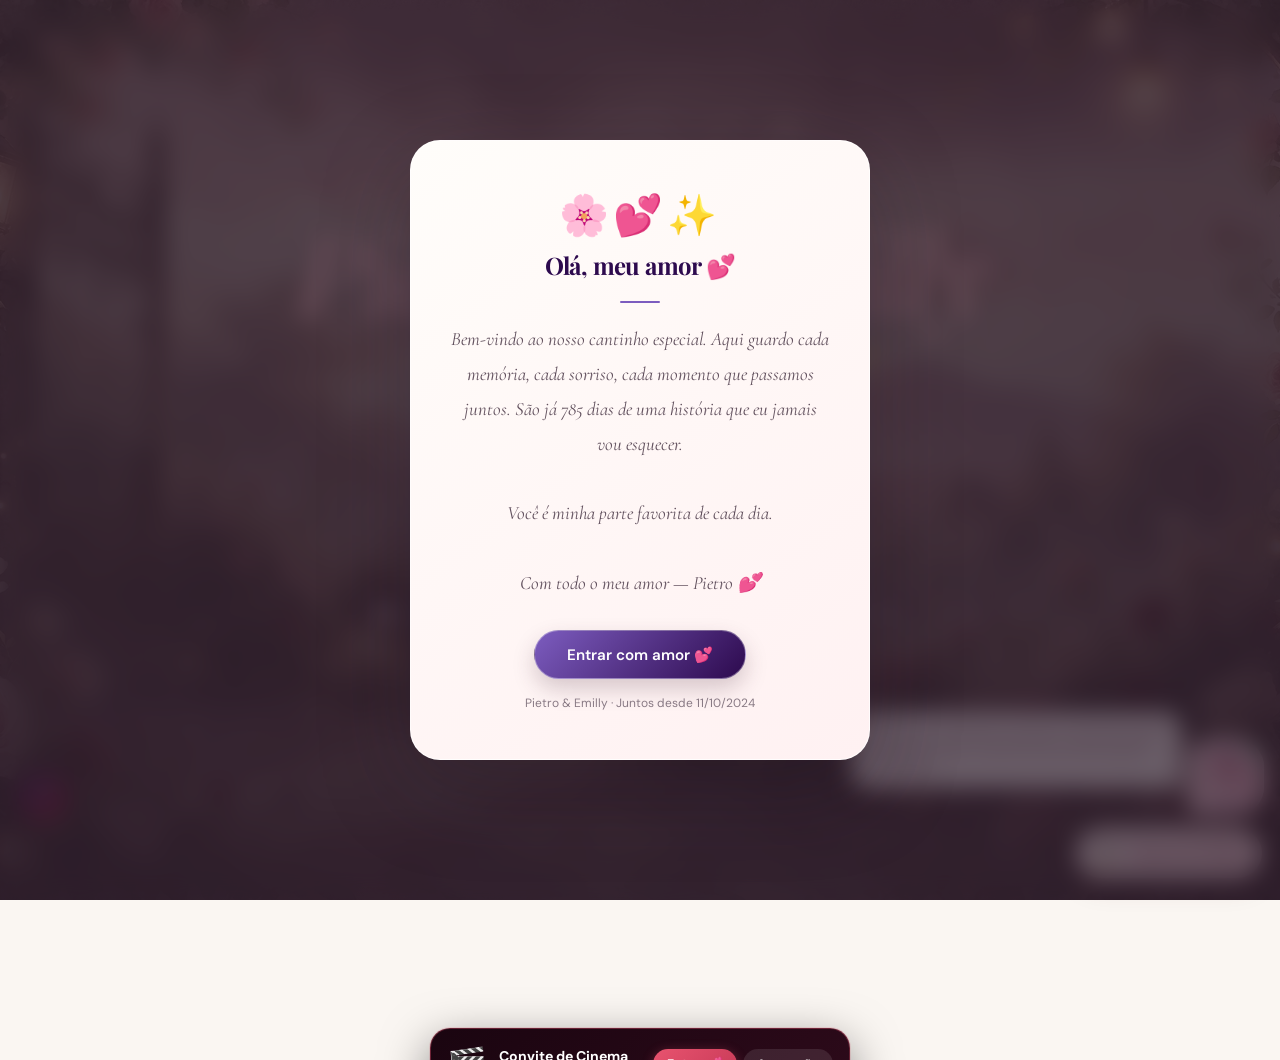
<file: index.html>
<!DOCTYPE html>
<html lang="pt-br">
<head>
  <meta charset="UTF-8">
  <meta name="viewport" content="width=device-width, initial-scale=1.0, viewport-fit=cover">
  <title>Pietro & Emilly 💕</title>
  <meta name="description" content="Nosso cantinho especial de amor — Pietro & Emilly">
  <meta name="robots" content="noindex,nofollow">

  <!-- PWA -->
  <link rel="icon" type="image/png" href="assets/favicon.png" id="favicon-link">
  <link rel="manifest" href="manifest.json" id="pwa-manifest">
  <link rel="apple-touch-icon" href="assets/icon-192.png" id="apple-touch-icon">
  <meta name="theme-color" content="#590d22">
  <meta name="apple-mobile-web-app-capable" content="yes">
  <meta name="apple-mobile-web-app-status-bar-style" content="default">
  <meta name="apple-mobile-web-app-title" content="Pietro & Emilly">
  <meta name="mobile-web-app-capable" content="yes">

  <!-- Fontes -->
  <link rel="preconnect" href="https://fonts.googleapis.com">
  <link rel="preconnect" href="https://fonts.gstatic.com" crossorigin>
  <link href="https://fonts.googleapis.com/css2?family=Playfair+Display:ital,wght@0,700;1,400&family=Cormorant+Garamond:ital,wght@0,300;0,600;1,300&family=DM+Sans:wght@0,300;0,400;0,500;0,600;0,700&display=swap" rel="stylesheet">

  <!-- CSS Modular -->
  <link rel="stylesheet" href="css/main.css?v=65">
  <link rel="stylesheet" href="css/components.css?v=66">
  <link rel="stylesheet" href="css/modals.css?v=63">
  <link rel="stylesheet" href="css/animations.css?v=63">
  <link rel="stylesheet" href="css/stickers.css?v=63">
  <link rel="stylesheet" href="css/home.css?v=63">
  <link rel="stylesheet" href="css/games.css?v=48">
  <link rel="stylesheet" href="css/cinema.css?v=63">
  <link rel="stylesheet" href="css/companion.css?v=5">
  <link rel="stylesheet" href="css/memory-album.css?v=1">
  <link rel="stylesheet" href="css/mobile.css?v=2">
  <link rel="stylesheet" href="css/retrospectiva.css?v=1">
  <link rel="stylesheet" href="css/time-capsule.css?v=1">
  <link rel="preload" as="image" href="assets/hero-nosso-tempo.webp" type="image/webp" fetchpriority="high">

  <!-- CSS crítico inline (garante render mesmo com service worker antigo) -->
  <style>
    /* Watchlist */
    .movies-list{display:flex;flex-direction:column;gap:.8rem;margin-bottom:1.2rem}
    .movies-add{display:flex;gap:.6rem;flex-wrap:wrap;margin-top:1rem}
    .movies-input{flex:1;min-width:180px;padding:.7rem 1.2rem;border:1px solid #ffd6de;border-radius:50px;font-family:'DM Sans',sans-serif;font-size:.9rem;outline:none;background:white;color:#590d22}
    .movies-input:focus{border-color:#e8536f;box-shadow:0 0 0 3px rgba(232,83,111,.1)}
    .movies-btn{background:#e8536f;color:white;border:none;padding:.7rem 1.5rem;border-radius:50px;cursor:pointer;font-family:'DM Sans',sans-serif;font-size:.85rem;font-weight:600;white-space:nowrap}
    .movie-item{display:flex;align-items:center;gap:1rem;background:white;border:1px solid #ffd6de;border-radius:16px;padding:1rem 1.2rem;margin-bottom:.5rem}
    .movie-item.watched{opacity:.55;background:#f9f9f9}
    .movie-item.watched .movie-name{text-decoration:line-through}
    .movie-icon{font-size:1.3rem;flex-shrink:0}
    .movie-name{flex:1;font-family:'DM Sans',sans-serif;font-size:.95rem;color:#4a1020;cursor:pointer}
    .movie-name:hover{color:#e8536f}
    .movie-check{background:none;border:2px solid #f4a0b0;color:transparent;width:28px;height:28px;border-radius:50%;cursor:pointer;font-size:.85rem;flex-shrink:0;display:flex;align-items:center;justify-content:center}
    .movie-item.watched .movie-check{background:#e8536f;border-color:#e8536f;color:white}
    .movie-del{background:none;border:none;color:#e0b0b8;cursor:pointer;font-size:1rem}
    .movie-del:hover{color:#e8536f}

    /* Mural */
    .mural-list{display:flex;flex-direction:column;gap:1rem;margin-bottom:1.8rem}
    .mural-msg{border-radius:18px;padding:1.4rem 1.6rem;position:relative}
    .mural-msg.pietro{background:linear-gradient(135deg,#e8f4ff,#ddeeff);border:1px solid #b3d4f5}
    .mural-msg.emilly{background:linear-gradient(135deg,#fff0f3,#fce4ec);border:1px solid #ffb3c1;text-align:right}
    .mural-msg-author{font-size:.68rem;letter-spacing:.15em;text-transform:uppercase;font-weight:600;margin-bottom:.4rem}
    .mural-msg.pietro .mural-msg-author{color:#4a90d9}
    .mural-msg.emilly .mural-msg-author{color:#e8536f}
    .mural-msg-text{font-style:italic;font-size:1.05rem;line-height:1.7;color:#4a1020}
    .mural-msg-date{font-size:.68rem;color:#c9a9b0;margin-top:.5rem}
    .mural-msg-del{position:absolute;top:.6rem;right:.8rem;background:none;border:none;color:#a06070;cursor:pointer;font-size:1rem;font-weight:700}
    .mural-lock-card{background:linear-gradient(135deg,#590d22,#800020);border-radius:24px;padding:2.5rem 2rem;text-align:center;color:white}
    .mural-lock-icon{font-size:3rem;margin-bottom:1rem}
    .mural-lock-title{font-size:1.3rem;font-weight:700;margin-bottom:.5rem}
    .mural-lock-sub{font-style:italic;opacity:.8;margin-bottom:1.5rem}
    .mural-lock-btn{background:rgba(255,255,255,.2);color:white;border:2px solid rgba(255,255,255,.4);padding:.7rem 1.8rem;border-radius:50px;cursor:pointer;font-size:.9rem;font-weight:600}
    .mural-lock-again{background:none;border:1px solid #ffd6de;color:#b06070;padding:.5rem 1.2rem;border-radius:50px;cursor:pointer;font-size:.8rem;margin-top:1rem;display:block}
    .mural-add{display:flex;flex-direction:column;gap:.8rem}
    .mural-author-row{display:flex;gap:.6rem}
    .mural-author-btn{flex:1;padding:.6rem 1rem;border-radius:50px;border:2px solid #ffd6de;background:white;font-family:'DM Sans',sans-serif;font-size:.85rem;font-weight:600;cursor:pointer;color:#b06070}
    .mural-author-btn.active{background:#e8536f;border-color:#e8536f;color:white}
    .mural-textarea{width:100%;padding:1rem 1.2rem;border:1px solid #ffd6de;border-radius:18px;font-style:italic;font-size:1rem;outline:none;background:white;color:#590d22;resize:none;min-height:90px;line-height:1.6}
    .mural-btn{background:#e8536f;color:white;border:none;padding:.7rem 1.5rem;border-radius:50px;cursor:pointer;font-size:.85rem;font-weight:600;align-self:flex-end}

    /* Calendário grid */
    .cal-nav{display:flex;align-items:center;justify-content:space-between;margin-bottom:1.2rem}
    .cal-nav-btn{background:white;border:1px solid #ffd6de;color:#e8536f;width:40px;height:40px;border-radius:50%;font-size:1.4rem;cursor:pointer;display:flex;align-items:center;justify-content:center}
    .cal-nav-btn:hover{background:#e8536f;color:white}
    .cal-month-label{font-family:'Playfair Display',serif;font-size:1.05rem;color:#4a1020}
    .cal-grid{display:grid;grid-template-columns:repeat(7,1fr);gap:.4rem}
    .cal-day-name{text-align:center;font-size:.65rem;letter-spacing:.1em;text-transform:uppercase;color:#f4879c;padding:.4rem 0;font-weight:600}
    .cal-day{aspect-ratio:1;border-radius:12px;border:1px solid #ffeef1;background:white;display:flex;flex-direction:column;align-items:center;justify-content:center;cursor:pointer;position:relative;gap:.15rem}
    .cal-day:hover{border-color:#e8536f;transform:scale(1.06)}
    .cal-day.empty{background:transparent;border-color:transparent;cursor:default;pointer-events:none}
    .cal-day.today{border-color:#e8536f;background:#fff0f3}
    .cal-day.has-data{background:linear-gradient(135deg,#fff0f3,#fce4ec);border-color:#f4879c}
    .cal-day.birthday{background:linear-gradient(135deg,#fff3cd,#ffe69c);border-color:#ffc107!important}
    .cal-day-num{font-family:'Playfair Display',serif;font-size:1rem;font-weight:700;color:#590d22;line-height:1}
    .cal-day.today .cal-day-num{color:#e8536f}
    .cal-day-dot{width:5px;height:5px;border-radius:50%;background:#e8536f}

    /* Modal calendário */
    .cal-overlay{position:fixed;inset:0;background:rgba(89,13,34,.6);backdrop-filter:blur(6px);z-index:9990;display:flex;align-items:flex-end;justify-content:center;opacity:0;pointer-events:none;transition:opacity .3s}
    .cal-overlay.show{opacity:1;pointer-events:all}
    .cal-modal{background:#fff8f9;border-radius:28px 28px 0 0;padding:2rem 1.5rem 2.5rem;width:100%;max-width:520px;max-height:85vh;overflow-y:auto;position:relative}
    .cal-modal-close{position:absolute;top:1rem;right:1.2rem;background:none;border:none;font-size:1.4rem;cursor:pointer;color:#e8536f;font-weight:700}
    .cal-modal-date{font-family:'Playfair Display',serif;font-size:1.3rem;color:#590d22;margin-bottom:1.4rem;text-transform:capitalize}
    .cal-modal-section{margin-bottom:1.4rem}
    .cal-modal-label{font-size:.72rem;letter-spacing:.15em;text-transform:uppercase;color:#c9a96e;margin-bottom:.6rem;font-weight:600}
    .cal-modal-textarea{width:100%;padding:1rem;border:1px solid #ffd6de;border-radius:16px;font-style:italic;font-size:1rem;outline:none;background:white;color:#590d22;resize:none;min-height:80px;line-height:1.6;box-sizing:border-box}
    .cal-modal-textarea:focus{border-color:#e8536f}
    .cal-media-grid{display:grid;grid-template-columns:repeat(3,1fr);gap:.6rem;margin-bottom:.8rem}
    .cal-media-btn{background:white;border:1px dashed #ffb3c1;color:#e8536f;padding:.55rem 1.2rem;border-radius:50px;cursor:pointer;font-size:.82rem}
    .cal-upload-status{font-size:.8rem;color:#c9a9b0;margin-top:.3rem}
    .cal-comments{display:flex;flex-direction:column;gap:.6rem;margin-bottom:.8rem}
    .cal-comment{border-radius:14px;padding:.8rem 1rem;position:relative}
    .cal-comment.pietro{background:#e8f4ff;border:1px solid #b3d4f5}
    .cal-comment.emilly{background:#fff0f3;border:1px solid #ffb3c1}
    .cal-comment-author{font-size:.65rem;letter-spacing:.12em;text-transform:uppercase;font-weight:700;margin-bottom:.3rem}
    .cal-comment.pietro .cal-comment-author{color:#4a90d9}
    .cal-comment.emilly .cal-comment-author{color:#e8536f}
    .cal-comment-text{font-style:italic;font-size:1rem;color:#4a1020}
    .cal-comment-del{position:absolute;top:.5rem;right:.6rem;background:none;border:none;color:#c9a9b0;cursor:pointer;font-size:.8rem;font-weight:700}
    .cal-save-btn{width:100%;background:#e8536f;color:white;border:none;padding:.9rem;border-radius:50px;font-family:'DM Sans',sans-serif;font-size:.95rem;font-weight:600;cursor:pointer;margin-top:.5rem}
    .cal-save-btn:hover{background:#590d22}

    /* Sonhos */
    .dreams-list{display:flex;flex-direction:column;gap:.8rem;margin-bottom:1.2rem}
    .dream-item{display:flex;align-items:center;gap:1rem;background:white;border:1px solid #ffeef1;border-radius:16px;padding:1rem 1.2rem}
    .dream-item.done{opacity:.55}
    .dream-item.done .dream-text{text-decoration:line-through}
    .dream-check{width:28px;height:28px;border-radius:50%;border:2px solid #f4a0b0;display:flex;align-items:center;justify-content:center;cursor:pointer;flex-shrink:0;color:transparent;font-size:.85rem}
    .dream-item.done .dream-check{background:#e8536f;border-color:#e8536f;color:white}
    .dream-text{flex:1;font-family:'Cormorant Garamond',serif;font-style:italic;font-size:1.05rem;color:#4a1020;line-height:1.6}
    .dream-del{background:none;border:none;color:#e0b0b8;cursor:pointer;font-size:1rem}
    .dreams-add{display:flex;gap:.6rem;flex-wrap:wrap;margin-top:1rem}
    .dreams-input{flex:1;min-width:180px;padding:.7rem 1.2rem;border:1px solid #ffd6de;border-radius:50px;font-family:'DM Sans',sans-serif;font-size:.9rem;outline:none;background:white;color:#590d22}
    .dreams-btn{background:#e8536f;color:white;border:none;padding:.7rem 1.5rem;border-radius:50px;cursor:pointer;font-size:.85rem;font-weight:600}

    /* Galeria */
    .gallery-grid{display:grid;grid-template-columns:repeat(3,1fr);gap:.8rem;margin-bottom:1rem}
    .gallery-slot{aspect-ratio:1;border-radius:16px;overflow:hidden;position:relative;background:#ffeef1;border:2px dashed #ffd6de;cursor:pointer;display:flex;flex-direction:column;align-items:center;justify-content:center}
    .gallery-slot img{width:100%;height:100%;object-fit:cover}
    .slot-empty-icon{font-size:2rem;opacity:.5}
    .slot-empty-text{font-size:.75rem;color:#c9a9b0;margin-top:.3rem}
    .slot-overlay{position:absolute;inset:0;background:rgba(89,13,34,.6);display:flex;gap:.5rem;align-items:center;justify-content:center;opacity:0;transition:opacity .2s}
    .gallery-slot:hover .slot-overlay{opacity:1}
    .slot-btn{background:rgba(255,255,255,.2);color:white;border:1px solid rgba(255,255,255,.4);padding:.4rem .8rem;border-radius:50px;cursor:pointer;font-size:.75rem}
    .gallery-tip{text-align:center;font-size:.8rem;color:#c9a9b0;font-style:italic;margin-top:.5rem}

    /* Humor - histórico */
    .mood-history-title{font-size:.68rem;letter-spacing:.15em;text-transform:uppercase;color:#c9a96e;margin-bottom:.8rem;font-weight:700;margin-top:1.5rem}
    .mood-history-list{display:flex;flex-direction:column;gap:.5rem}
    .mood-history-item{display:flex;align-items:center;gap:.8rem;background:white;border-radius:14px;padding:.7rem 1rem;border:1px solid #ffeef1}
    .mood-history-date{font-size:.7rem;color:#c9a96e;font-weight:600;min-width:65px}
    .mood-history-emojis{flex:1;display:flex;gap:1rem}
    .mood-history-pair{display:flex;flex-direction:column;align-items:center;gap:.1rem}
    .mood-history-pair-name{font-size:.55rem;color:#c9a9b0;text-transform:uppercase;letter-spacing:.08em}
    /* Mood picker overlay */
    .mood-picker-overlay{position:fixed;inset:0;background:rgba(89,13,34,.55);backdrop-filter:blur(6px);z-index:9991;display:flex;align-items:flex-end;justify-content:center;opacity:0;pointer-events:none;transition:opacity .3s}
    .mood-picker-overlay.show{opacity:1;pointer-events:all}
    .mood-picker-sheet{background:#fff8f9;border-radius:28px 28px 0 0;padding:2rem 1.5rem 2.5rem;width:100%;max-width:520px;max-height:80vh;overflow-y:auto}
    .mood-picker-title{font-family:'Playfair Display',serif;font-size:1.1rem;color:#590d22;margin-bottom:.3rem;text-align:center}
    .mood-picker-sub{font-size:.75rem;color:#c9a9b0;font-style:italic;text-align:center;margin-bottom:1.2rem}
    .mood-picker-close{position:absolute;top:1rem;right:1.2rem;background:none;border:none;font-size:1.4rem;cursor:pointer;color:#e8536f;font-weight:700}
    .mood-tabs{display:flex;flex-wrap:wrap;gap:.3rem;justify-content:center;margin-bottom:.75rem}
    .mood-tab{font-size:.78rem;padding:.35rem .7rem;border:none;border-radius:50px;font-family:'DM Sans',sans-serif;font-weight:600;cursor:pointer;background:transparent;color:#b06070;transition:all .2s}
    .mood-tab.active{background:white;color:#590d22;box-shadow:0 2px 8px rgba(89,13,34,.1)}
    .mood-grid{display:grid;grid-template-columns:repeat(5,1fr);gap:.5rem}.mood-grid--sticker{display:block}
    .mood-option{display:flex;flex-direction:column;align-items:center;background:white;border:2px solid #ffeef1;border-radius:16px;padding:.7rem .3rem;cursor:pointer;transition:all .2s;gap:.25rem}
    .mood-option:hover{border-color:#e8536f;transform:scale(1.06)}
    .mood-option.selected{border-color:#e8536f;background:#fff0f3}
    .mood-option-emoji{font-size:1.8rem;line-height:1}
    .mood-option-label{font-size:.58rem;color:#590d22;text-align:center;line-height:1.2}
    .mood-confirm-btn{margin-top:1.2rem;width:100%;background:#e8536f;color:white;border:none;padding:.85rem;border-radius:50px;font-family:'DM Sans',sans-serif;font-size:.95rem;font-weight:600;cursor:pointer}
    .mood-sticker-grid-inner{display:grid;grid-template-columns:repeat(4,1fr);gap:.5rem;max-height:280px;overflow-y:auto;padding:.25rem}
    .mood-sticker-pick{display:flex;flex-direction:column;align-items:center;gap:.25rem;padding:.4rem .2rem;border-radius:10px;border:2px solid transparent;background:rgba(255,255,255,.7);cursor:pointer;transition:transform .15s,border-color .2s}
    .mood-sticker-pick:hover{transform:scale(1.07);border-color:#e8536f}
    .mood-sticker-pick.selected{border-color:#e8536f;background:rgba(232,83,111,.08);box-shadow:0 0 0 3px rgba(232,83,111,.2)}
    .mood-sticker-pick-img{width:50px;height:50px;object-fit:contain}
    .mood-sticker-pick-label{font-size:.65rem;color:#7a4060;text-align:center;font-weight:500}
    /* Mood card */
    .mood-card{background:white;border-radius:24px;padding:1.8rem;box-shadow:0 4px 20px rgba(232,83,111,.08);border:1px solid #ffeef1}
    .mood-header{display:flex;align-items:center;gap:.8rem;margin-bottom:1.5rem}
    .mood-header-icon{font-size:1.4rem}
    .mood-header-text{font-family:'Cormorant Garamond',serif;font-style:italic;font-size:1.1rem;color:#590d22}
    .mood-players{display:grid;grid-template-columns:1fr 1fr;gap:1rem;margin-bottom:1.5rem}
    .mood-player-box{background:#ffeef1;border-radius:18px;padding:1.2rem;text-align:center;transition:all .3s}
    .mood-player-box.active-mood{background:linear-gradient(135deg,#fff0f3,#fce4ec);border:1px solid #ffb3c1}
    .mood-player-name{font-size:.7rem;letter-spacing:.1em;text-transform:uppercase;font-weight:700;color:#b06070;margin-bottom:.6rem}
    .mood-player-emoji{font-size:2.2rem;display:block;margin-bottom:.5rem;line-height:1}
    .mood-player-label{font-size:.82rem;color:#590d22;font-weight:600;margin-bottom:.2rem}
    .mood-player-time{font-size:.7rem;color:#c9a9b0;margin-bottom:.8rem}
    .mood-btn{background:#e8536f;color:white;border:none;padding:.5rem 1rem;border-radius:50px;cursor:pointer;font-family:'DM Sans',sans-serif;font-size:.78rem;font-weight:600}

    /* Localização — fallback inline garante estilo mesmo com cache antigo do SW */
    .loc-outer-wrap{display:block;width:100%;border-radius:20px;border:1px solid #ffd6de;box-shadow:0 4px 20px rgba(232,83,111,.12);background:#fff3f5;overflow:visible}
    .location-map-wrap{width:100%;height:280px;position:relative;overflow:hidden;border-radius:20px 20px 0 0;background:#f9f0f2}
    #location-map{width:100%;height:100%;display:block}
    .loc-actions-bar{display:flex!important;flex-direction:row;align-items:center;justify-content:space-between;width:100%;min-height:60px;padding:.75rem 1rem;background:#fff3f5;border-top:1px solid #ffd6de;border-radius:0 0 20px 20px;box-sizing:border-box;gap:.5rem}
    .loc-action-person{display:flex;flex-direction:column;align-items:center;gap:.25rem;flex:1}
    .loc-action-city{font-size:.65rem;font-style:italic;color:#590d22;max-width:120px;white-space:nowrap;overflow:hidden;text-overflow:ellipsis;text-align:center;display:block}
    .loc-action-btn{display:inline-block;background:#e8536f;color:white;border:none;padding:.5rem 1rem;border-radius:50px;cursor:pointer;font-family:'DM Sans',sans-serif;font-size:.78rem;font-weight:700;white-space:nowrap;box-shadow:0 3px 10px rgba(232,83,111,.35)}
    .loc-action-btn:disabled{background:#c9a9b0;cursor:default;box-shadow:none}
    .loc-dist-badge{display:none;flex-direction:column;align-items:center;background:white;border:1.5px solid #ffd6de;border-radius:50px;padding:.3rem .7rem;flex-shrink:0}
    .loc-dist-badge.show{display:flex}

    /* Cards de localização — fallback inline */
    .location-wrapper{display:grid;grid-template-columns:1fr 1fr;gap:1rem;margin-bottom:1.4rem;margin-top:1rem}
    @media(max-width:540px){.location-wrapper{grid-template-columns:1fr}}
    .location-card{background:white;border:2px solid #ffd6de;border-radius:24px;padding:1.4rem 1.2rem;text-align:center;display:flex;flex-direction:column;align-items:center;gap:.5rem;transition:border-color .2s,box-shadow .2s}
    .location-card.active-loc{border-color:#e8536f;box-shadow:0 6px 24px rgba(232,83,111,.18)}
    .location-card-name{font-size:.68rem;letter-spacing:.15em;text-transform:uppercase;color:#c9a96e;font-weight:700}
    .location-card-avatar{font-size:2.2rem;line-height:1}
    .location-card-city{font-family:'Cormorant Garamond',serif;font-size:1rem;font-style:italic;color:#590d22;min-height:1.4em}
    .location-card-time{font-size:.65rem;color:#c9a9b0}
  </style>
  <link rel="stylesheet" href="css/redesign.css?v=1">
  <link rel="stylesheet" href="css/visual-refresh.css?v=1">
  <link rel="stylesheet" href="css/date-passport.css?v=1">
</head>
<body>
<!-- ── MODAL FILME ── -->
<div class="movie-modal-overlay" id="movie-modal-overlay" onclick="if(event.target===this)closeMovieModal()">
  <div class="movie-modal">
    <button class="movie-modal-close" onclick="closeMovieModal()">✕</button>
    <div id="movie-modal-poster-area"></div>
    <div class="movie-modal-body">
      <div class="movie-modal-title" id="movie-modal-title"></div>
      <div class="movie-modal-trailer" id="movie-modal-trailer"></div>
      <div class="movie-modal-comments-label">💬 O que achamos</div>
      <div class="movie-modal-comments" id="movie-modal-comments"></div>
      <div class="movie-modal-add">
        <div class="movie-modal-author-row">
          <button class="mural-author-btn active" id="movie-btn-pietro" onclick="selectMovieAuthor('Pietro')">Pietro 💙</button>
          <button class="mural-author-btn"         id="movie-btn-emilly" onclick="selectMovieAuthor('Emilly')">Emilly 💗</button>
        </div>
        <div class="movie-modal-input-row">
          <input class="movie-modal-input" id="movie-modal-comment-input" type="text" placeholder="O que achei desse filme...">
          <button class="movie-modal-send" onclick="addMovieComment()">Enviar 💌</button>
        </div>
      </div>
    </div>
  </div>
</div>

<!-- ── BANNER EVENTO ── -->
<div class="event-banner" id="event-banner">🌸 Dia especial 🌸</div>

<!-- ── MINI PLAYER FLUTUANTE ── -->
<div class="mini-player" id="mini-player">
  <button class="mini-player-toggle" id="mini-player-toggle" onclick="toggleMiniPlayer()">🎵</button>
  <div class="mini-player-panel" id="mini-player-panel">
    <div class="mini-player-header">🎵 Músicas</div>
    <div class="mini-player-list" id="mini-player-list"></div>
  </div>
</div>

<!-- ── BARRA DE PLAYER FIXA ── -->
<div class="mini-player-bar" id="mini-player-bar" style="display:none">
  <div class="mini-bar-info">
    <div class="mini-bar-note">♪</div>
    <div class="mini-bar-text">
      <div class="mini-bar-title"  id="mini-track-name">—</div>
      <div class="mini-bar-artist" id="mini-track-artist"></div>
    </div>
  </div>
  <div class="mini-bar-controls">
    <button class="mini-bar-btn"      onclick="playPrev()">⏮</button>
    <button class="mini-bar-btn main" id="mini-play-icon" onclick="togglePlayPause()">⏸</button>
    <button class="mini-bar-btn"      onclick="playNext()">⏭</button>
    <button class="mini-bar-btn mini-bar-close" onclick="closeMusicBar()" aria-label="Fechar player" title="Fechar">✕</button>
  </div>
</div>

<!-- ── BARRA MÚSICA EVENTO ── -->
<div class="event-music-bar" id="event-music-bar" onclick="toggleEventMusic()">
  <div class="event-music-dot"></div>
  <span id="event-music-toggle">▶</span>
</div>

<!-- ── PARTICLES ── -->
<canvas id="particles"></canvas>

<!-- ── INPUT GALERIA (hidden) ── -->
<input type="file" id="file-input" accept="image/*" style="display:none">

<!-- ── TOAST ── -->
<div class="toast" id="toast"></div>

<!-- ── POPUP RECADINHO DIÁRIO ── -->
<div class="daily-overlay" id="daily-overlay">
  <div class="daily-popup">
    <span class="daily-popup-heart">💕</span>
    <div class="daily-popup-label">Recadinho de hoje</div>
    <div class="daily-popup-text" id="daily-popup-text"></div>
    <button class="daily-popup-close" onclick="closeDailyPopup()">Com amor 💕</button>
    <div class="daily-popup-date" id="daily-popup-date"></div>
  </div>
</div>

<!-- ── MODAL SENHA MURAL ── -->
<div class="senha-overlay" id="senha-overlay" onclick="fecharSenhaMural(event)">
  <div class="senha-modal" id="senha-modal">
    <div class="senha-icon">🔐</div>
    <div class="senha-title">Mural com cadeado visual</div>
    <div class="senha-sub">A senha só oculta a tela; não protege os dados contra inspeção.</div>
    <input class="senha-input" id="senha-input" type="password"
           placeholder="••••••••••"
           onkeydown="if(event.key==='Enter') verificarSenha()"
           autocomplete="off">
    <div class="senha-erro" id="senha-erro">Senha incorreta 😕</div>
    <button class="senha-btn" onclick="verificarSenha()">Entrar 💕</button>
  </div>
</div>

<!-- ── OVERLAY CALENDÁRIO ── -->
<div class="cal-overlay" id="cal-overlay" onclick="if(event.target===this)closeCalModal()">
  <div class="cal-modal">
    <button class="cal-modal-close" onclick="closeCalModal()">✕</button>
    <div class="cal-modal-date" id="cal-modal-date"></div>

    <div class="cal-modal-section">
      <div class="cal-modal-label">📝 Nota do dia</div>
      <textarea class="cal-modal-textarea" id="cal-text" placeholder="O que aconteceu hoje?"></textarea>
    </div>

    <div class="cal-modal-section">
      <div class="cal-modal-label">📸 Fotos e vídeos</div>
      <div class="cal-media-grid" id="cal-media-grid"></div>
      <input type="file" id="cal-file-input" accept="image/*,video/*" multiple style="display:none">
      <button class="cal-media-btn" onclick="document.getElementById('cal-file-input').click()">📷 Adicionar mídia</button>
      <div class="cal-upload-status" id="cal-upload-status"></div>
    </div>

    <div class="cal-modal-section">
      <div class="cal-modal-label">💬 Comentários</div>
      <div class="cal-comments" id="cal-comments"></div>
      <div class="cal-comment-add">
        <div class="mural-author-row">
          <button class="mural-author-btn active" id="cal-btn-pietro" onclick="selectCalAuthor('Pietro')">Pietro 💙</button>
          <button class="mural-author-btn"         id="cal-btn-emilly" onclick="selectCalAuthor('Emilly')">Emilly 💗</button>
        </div>
        <div style="display:flex;gap:0.5rem;margin-top:0.5rem">
          <input class="movie-modal-input" id="cal-comment-input" placeholder="Deixe um comentário..." style="flex:1">
          <button class="movie-modal-send" onclick="addCalComment()">Enviar</button>
        </div>
      </div>
    </div>

    <button class="cal-save-btn" onclick="saveCalDay()">Salvar dia 💕</button>
  </div>
</div>

<!-- ── OVERLAY HUMOR ── -->
<div class="mood-picker-overlay" id="mood-picker-overlay" onclick="if(event.target===this)closeMoodPicker()">
  <div class="mood-picker-sheet" style="position:relative">
    <button class="mood-picker-close" onclick="closeMoodPicker()">✕</button>
    <div class="mood-picker-title" id="mood-picker-title">Como você está hoje?</div>
    <div class="mood-picker-sub">Escolha a carinha que melhor descreve seu sentimento 💕</div>
    <div class="mood-tabs" id="mood-tabs">
      <button class="mood-tab active" id="mood-tab-emojis"     onclick="switchMoodTab('emojis')">😊 Emojis</button>
      <button class="mood-tab"        id="mood-tab-princesas"  onclick="switchMoodTab('princesas')">👑 Princesas</button>
      <button class="mood-tab"        id="mood-tab-princes"    onclick="switchMoodTab('princes')">🤴 Príncipes</button>
      <button class="mood-tab"        id="mood-tab-crepusculo" onclick="switchMoodTab('crepusculo')">🌙 Crepúsculo</button>
      <button class="mood-tab"        id="mood-tab-marvel"     onclick="switchMoodTab('marvel')">🕷️ Marvel</button>
    </div>
    <div class="mood-grid" id="mood-grid"></div>
    <button class="mood-confirm-btn" onclick="confirmMood()">Confirmar 💕</button>
  </div>
</div>

<!-- ════════════════════════════════════════
     SCROLL CONTAINER — só este rola
     ════════════════════════════════════════ -->
<a class="skip-link" href="#main-content">Pular para o conteúdo</a>
<div id="page-wrap">

<!-- ── HERO ── -->
<header class="hero">
  <span class="greeting-pill" id="greeting">Carregando...</span>
  <h1 class="hero-title">
    <em>Pietro</em>
    <span class="hero-ampersand">&amp;</span>
    <em>Emilly</em>
  </h1>
  <p class="hero-subtitle">Uma história de amor que cresce a cada segundo ✨</p>
  <nav class="hero-actions" aria-label="Acessos rápidos">
    <a class="hero-cta hero-cta-primary" href="#sec-carta"><span aria-hidden="true">💌</span> Ler nossa cartinha</a>
    <a class="hero-cta hero-cta-secondary" href="#sec-encontros"><span aria-hidden="true">✦</span> Planejar um encontro</a>
  </nav>

  <div class="counter-hero">
    <div class="counter-unit"><span class="counter-num" id="c-dias">0</span><span class="counter-label">Dias</span></div>
    <div class="counter-unit"><span class="counter-num" id="c-horas">0</span><span class="counter-label">Horas</span></div>
    <div class="counter-unit"><span class="counter-num" id="c-min">0</span><span class="counter-label">Minutos</span></div>
    <div class="counter-unit"><span class="counter-num" id="c-seg">0</span><span class="counter-label">Segundos</span></div>
  </div>
  <!-- BUG-L3: START_DATE exposta via meta tag para que o script inline fique sincronizado com config.js -->
  <!-- Atualizar apenas aqui e em js/config.js quando a data mudar -->
  <meta name="app-start-date" content="2024-10-11T03:00:00Z">
  <!-- Preenche o contador imediatamente (antes do módulo JS carregar) para evitar flash de zeros -->
  <script>
    (function(){
      try {
        var meta  = document.querySelector('meta[name="app-start-date"]');
        var start = new Date(meta ? meta.content : '2024-10-11T03:00:00Z');
        var diff  = Date.now() - start.getTime();
        if (diff < 0) return;
        document.getElementById('c-dias' ).textContent = Math.floor(diff / 86400000);
        document.getElementById('c-horas').textContent = Math.floor((diff % 86400000) / 3600000);
        document.getElementById('c-min'  ).textContent = Math.floor((diff % 3600000) / 60000);
        document.getElementById('c-seg'  ).textContent = Math.floor((diff % 60000) / 1000);
      } catch(e) {}
    })();
  </script>

  <nav class="hero-nav" aria-label="Acessos principais">
    <a class="hero-nav-btn" href="#sec-carta"><span class="hero-nav-icon">💌</span><span class="hero-nav-label">Carta</span></a>
    <a class="hero-nav-btn" href="#sec-fotos"><span class="hero-nav-icon">🖼️</span><span class="hero-nav-label">Fotos</span></a>
    <a class="hero-nav-btn" href="#sec-musica"><span class="hero-nav-icon">🎵</span><span class="hero-nav-label">Música</span></a>
    <a class="hero-nav-btn" href="#sec-museu"><span class="hero-nav-icon">🏛️</span><span class="hero-nav-label">Memórias</span></a>
    <a class="hero-nav-btn" href="#sec-casinha"><span class="hero-nav-icon">🏡</span><span class="hero-nav-label">Casinha</span></a>
  </nav>
  <details class="hero-nav-more">
    <summary><span aria-hidden="true">＋</span> Explorar todas as áreas</summary>
    <nav class="hero-nav-secondary" aria-label="Todas as áreas">
      <a href="#sec-galeria">📸 Galeria</a><a href="#sec-filmes">🎬 Filmes</a><a href="#sec-cinema">🍿 Cinema</a>
      <a href="#sec-fantasia">🌙 Fantasia</a><a href="#sec-calendario">📅 Calendário</a><a href="#sec-humor">😊 Humor</a>
      <a href="#sec-sonhos">🌟 Sonhos</a><a href="#sec-encontros">💌 Encontros</a><a href="#sec-mural">💬 Recados</a><a href="#sec-localizacao">📍 Localização</a>
      <a href="#sec-biblioteca">📚 Biblioteca</a><a href="#sec-jogos">🎮 Arcade</a><a href="#sec-album-memorias">📷 Álbum</a>
      <a href="#sec-dados-locais">💾 Backup</a>
    </nav>
  </details>
  <p class="hero-nav-hint"><span aria-hidden="true">↓</span> Escolha um atalho ou role para continuar</p>

  <div class="scroll-hint" aria-hidden="true">↓</div>
</header>

<main id="main-content" tabindex="-1">
<!-- ── PRÓXIMO MESVERSÁRIO ── -->
<section aria-labelledby="sec-anniv-title">
  <div class="section-label">Próxima Comemoração</div>
  <h2 class="section-title" id="sec-anniv-title">Nosso <em>Mesversário</em></h2>
  <div class="anniv-card">
    <div class="anniv-days" id="days-next">–</div>
    <div class="anniv-label" id="anniv-label">dias para o nosso dia especial 💕</div>
    <div class="progress-track"><div class="progress-fill" id="progress-fill" style="width:0%"></div></div>
    <p style="margin-top:1rem;font-size:0.82rem;opacity:0.55;letter-spacing:0.08em;">TODO DIA 11 DE CADA MÊS</p>
  </div>
</section>

<!-- ── CARTA ── -->
<section id="sec-carta" aria-labelledby="sec-carta-title">
  <div class="divider"><span class="divider-icon">💌</span></div>
  <div class="section-label">Para você</div>
  <h2 class="section-title" id="sec-carta-title">Uma <em>cartinha</em> de amor</h2>
  <div class="letter-card">
    <p>Você chegou na minha vida de um jeito que eu nem esperava. Os seus olhos verdes são mais lindos do que consigo expressar. Você é maravilhosa em tudo o que faz, e fico feliz só de te ver sorrir.</p>
    <br>
    <p>Cada momento contigo é guardado aqui dentro com muito cuidado. Obrigado por cada abraço, cada risada, cada momento incrível. Você é meu lar.</p>
    <p class="letter-sig">Com todo o meu amor, sempre — Pietro 💕</p>
  </div>
</section>

<!-- ── RECADINHO DIÁRIO ── -->
<section aria-labelledby="sec-daily-title">
  <div class="divider"><span class="divider-icon">💝</span></div>
  <div class="section-label">Todo dia, pra você</div>
  <h2 class="section-title" id="sec-daily-title">Recadinho <em>de hoje</em></h2>
  <div class="daily-card" onclick="openDailyPopup()" role="button" tabindex="0"
       onkeydown="if(event.key==='Enter') openDailyPopup()">
    <div class="daily-card-label">✨ Mensagem do dia</div>
    <div class="daily-card-text" id="daily-card-text"></div>
    <div class="daily-card-hint">Toque para ver em destaque 💌</div>
  </div>
</section>

<!-- ── TIMELINE ── -->
<section aria-labelledby="sec-timeline-title">
  <div class="divider"><span class="divider-icon">📅</span></div>
  <div class="section-label">Nossa história</div>
  <h2 class="section-title" id="sec-timeline-title">A <em>linha do tempo</em></h2>
  <figure class="story-art">
    <img src="assets/storybook-memories.webp" alt="Ilustração de um livro aberto acompanhado por bolo de chocolate, uma rosa, uma peça de xadrez e uma faixa de Taekwondo." width="1536" height="1024" loading="lazy" decoding="async">
    <figcaption>Pequenos momentos que viraram capítulos nossos.</figcaption>
  </figure>
  <div class="story-map" aria-label="Capítulos da nossa história">
    <span class="story-map-item"><span class="story-map-mark">01</span>Amizade</span>
    <span class="story-map-item"><span class="story-map-mark">02</span>Primeiros encontros</span>
    <span class="story-map-item"><span class="story-map-mark">03</span>Recomeços</span>
    <span class="story-map-item"><span class="story-map-mark">04</span>Hoje</span>
  </div>
  <details class="story-essay">
    <summary><span class="story-essay-heading"><strong>Ler nossa história com calma</strong><small>Um capítulo de cada vez, do nosso jeito.</small></span></summary>
    <div class="story-essay-body">
      <p>Antes de sermos um casal, já existia uma amizade. Jogos em grupo, conversas nos momentos livres e as risadas foram aproximando a gente sem pressa. A companhia foi ficando importante antes mesmo de darmos nome ao que sentíamos.</p>
      <p>Depois vieram assuntos que sempre rendiam: Bridgerton, os comentários sobre os episódios e um filme juntos — A Fantástica Fábrica de Chocolate. A primeira sessão ficou marcada pelas risadas nas cenas dos Oompa-Loompas; um programa simples acabou virando uma lembrança especial.</p>
      <p>Quando o carinho ficou claro, a relação ganhou um novo passo. Vieram mais conversas, os encontros se tornaram rotina e a vontade de estar presente apareceu em gestos pequenos, como preparar um bolo de chocolate por saber que era um dos sabores que ela mais gostava.</p>
      <p>Também dividimos desafios e atividades. O Taekwondo trouxe treino, dedicação e a alegria de torcer um pelo outro. E, como acontece numa história de verdade, houve fases complicadas: olhar para as próprias atitudes, conversar e recomeçar também fez parte do que aprendemos.</p>
      <p>Hoje, quando penso no que mais gosto, não lembro só dos marcos. Lembro das séries, dos filmes, dos passeios, dos domingos, das risadas e de poder simplesmente ficar perto. Juntando momentos grandes e cotidianos, a nossa história continua sendo escrita.</p>
      <p>Na véspera de uma prova importante, assistimos juntos a A Fantástica Fábrica de Chocolate. A cena dos Oompa-Loompas virou motivo de risada, e aquele filme simples ficou guardado como uma das primeiras lembranças especiais do nosso começo.</p>
      <p>Depois da prova e da volta às aulas, voltamos a conversar cada vez mais. No recreio, ela veio me encontrar; no fim do dia, caminhei com ela até a parada de ônibus. Aquilo acabou virando um costume bonito: acompanhar um ao outro e aproveitar cada pedacinho do dia.</p>
      <p>Antes de oficializar o namoro, fui à casa dela pela primeira vez num dia chuvoso. Minha mãe foi comigo no ônibus, e lá joguei xadrez com o irmão dela. A mãe dela, Tatiane, perguntou se eu era só amigo ou se já era namoro — uma pergunta que ficou marcada.</p>
      <p>Algumas semanas depois, numa conversa à noite, ela perguntou se eu não ia pedir para namorar com ela. A amizade já tinha ganhado outro significado, e eu finalmente fiz o pedido. A partir daí vieram as visitas, os filmes e as séries, os fins de semana e os domingos em que o melhor plano era simplesmente ficarmos juntos.</p>
      <p>No começo, sentir saudade quando ficávamos longe era difícil. Por um tempo, levei bolos de chocolate que fazia para ela, só para ver o sorriso de quem eu amo. Mais tarde, dividimos treinos de Taekwondo aos sábados por alguns meses e até participamos de competições juntos.</p>
      <p>Também tivemos fases que pediram mais cuidado. No Natal, houve um desentendimento pelo qual reconheço que tive responsabilidade. Em janeiro, com conversa, aprendizado e a fé em Jesus me ajudando a olhar para as coisas de outra forma, conseguimos nos aproximar de novo e recomeçar com mais carinho.</p>
      <p>Hoje seguimos criando lembranças: treinamos juntos, passamos domingos lado a lado e já fomos algumas vezes à igreja. Mesmo estudando em turmas diferentes agora, continuamos nos vendo no dia a dia. No cinema, guardamos duas sessões especiais: O Rei Leão e A Noiva de Frankenstein. Estamos bem, conversando e construindo os próximos capítulos juntos.</p>
      <p>No aniversário de 17 anos dela, escolhi uma bonequinha da Coraline para presenteá-la — um jeito de lembrar o quanto conheço e gosto das coisas que fazem os olhos dela brilharem. Tem presente que guarda muito mais do que o objeto: guarda o cuidado de ter pensado em quem a gente ama.</p>
      <p class="story-essay-closer">E, entre uma conversa, um filme e um domingo juntos, a nossa história continua. 💗</p>
    </div>
  </details>
  <div class="timeline">
    <div class="timeline-item">
      <div class="timeline-dot"></div>
      <div class="timeline-date">Antes do namoro</div>
      <div class="timeline-event">A amizade veio primeiro 💛</div>
      <div class="timeline-desc">Antes de qualquer rótulo, havia os jogos em grupo, as conversas nos momentos livres e a vontade de continuar por perto. Aos poucos, uma amizade tranquila foi ganhando um lugar especial na vida dos dois.</div>
    </div>
    <div class="timeline-item">
      <div class="timeline-dot"></div>
      <div class="timeline-date">Agosto de 2024</div>
      <div class="timeline-event">O começo de tudo 💫</div>
      <div class="timeline-desc">O dia em que nos encontramos e tudo mudou — 06/08/2024.</div>
    </div>
    <div class="timeline-item">
      <div class="timeline-dot"></div>
      <div class="timeline-date">Nos primeiros capítulos</div>
      <div class="timeline-event">Uma série que virou assunto 📺</div>
      <div class="timeline-desc">Bridgerton entrou nas conversas e abriu caminho para muitos outros assuntos. Mais do que acompanhar os episódios, era gostoso ter algo em comum e deixar a conversa seguir depois da tela.</div>
    </div>
    <div class="timeline-item">
      <div class="timeline-dot"></div>
      <div class="timeline-date">A primeira sessão de filme</div>
      <div class="timeline-event">Chocolate, cinema e risadas 🍫</div>
      <div class="timeline-desc">A Fantástica Fábrica de Chocolate marcou uma das primeiras noites juntos. Entre cenas divertidas e risadas espontâneas, um programa simples começou a parecer uma lembrança para guardar.</div>
    </div>
    <div class="timeline-item">
      <div class="timeline-dot"></div>
      <div class="timeline-date">Antes do pedido de namoro</div>
      <div class="timeline-event">Uma visita em dia de chuva 🌧️</div>
      <div class="timeline-desc">Na primeira vez que fui à casa dela, minha mãe me acompanhou de ônibus até o outro lado da cidade. Entre a chuva e a viagem, ainda joguei xadrez com o irmão dela. Tatiane perguntou se eu era só amigo ou se já era namoro — e essa cena também virou parte da nossa história.</div>
    </div>
    <div class="timeline-item">
      <div class="timeline-dot"></div>
      <div class="timeline-date">Quando o carinho ganhou nome</div>
      <div class="timeline-event">A amizade virou escolha ❤️</div>
      <div class="timeline-desc">A aproximação não aconteceu de uma vez; cresceu com conversas, encontros e pequenos gestos. Em certo momento, os dois perceberam que queriam dar um passo a mais e construir algo juntos.</div>
    </div>
    <div class="timeline-item">
      <div class="timeline-dot"></div>
      <div class="timeline-date">Nos primeiros meses</div>
      <div class="timeline-event">Aprender também fez parte 🌱</div>
      <div class="timeline-desc">Estar juntos trouxe alegria, mas também novas rotinas, saudade e ajustes. Aos poucos, aprender a escutar o ritmo do outro e conversar sobre o que sentiam se tornou parte importante do relacionamento.</div>
    </div>
    <div class="timeline-item">
      <div class="timeline-dot"></div>
      <div class="timeline-date">Em uma fase mais difícil</div>
      <div class="timeline-event">Conversar, aprender e recomeçar 🌿</div>
      <div class="timeline-desc">Nem todos os capítulos foram fáceis. Parar, refletir sobre as próprias atitudes, ouvir um ao outro e conversar com honestidade abriu espaço para se entenderem melhor e seguir adiante com mais cuidado.</div>
    </div>
    <div class="timeline-item">
      <div class="timeline-dot"></div>
      <div class="timeline-date">Outubro de 2024</div>
      <div class="timeline-event">Um novo recomeço ❤️</div>
      <div class="timeline-desc">Depois de uma pausa, voltamos mais fortes do que nunca — 11/10/2024.</div>
    </div>
    <div class="timeline-item">
      <div class="timeline-dot"></div>
      <div class="timeline-date">Depois do Natal</div>
      <div class="timeline-event">Conversar também é escolher ficar 🌿</div>
      <div class="timeline-desc">Um desentendimento nos fez parar e pensar. Em janeiro, com mais conversa, aprendizado e fé, conseguimos nos entender melhor e recomeçar juntos, com mais cuidado um pelo outro.</div>
    </div>
    <div class="timeline-item">
      <div class="timeline-dot"></div>
      <div class="timeline-date">Um gesto feito com carinho</div>
      <div class="timeline-event">Bolo de chocolate para dividir 🍰</div>
      <div class="timeline-desc">Sabendo o quanto o chocolate era querido, preparar um bolo virou uma maneira simples de demonstrar atenção. Às vezes, o carinho aparece assim: lembrando do gosto do outro e colocando afeto em algo feito em casa.</div>
    </div>
    <div class="timeline-item">
      <div class="timeline-dot"></div>
      <div class="timeline-date">Uma fase de dedicação</div>
      <div class="timeline-event">Companheiros também nos treinos 🥋</div>
      <div class="timeline-desc">O Taekwondo trouxe treinos, esforço e incentivo mútuo. Acompanhar a dedicação um do outro e comemorar cada conquista fez dessa atividade mais um pedaço da história compartilhada.</div>
    </div>
    <div class="timeline-item">
      <div class="timeline-dot"></div>
      <div class="timeline-date">No dia a dia</div>
      <div class="timeline-event">O amor também mora nas coisas simples ☀️</div>
      <div class="timeline-desc">Filmes, passeios, domingos e conversas sem pressa foram mostrando que estar junto não precisa de um grande acontecimento. O cotidiano também guarda cenas pequenas que viram lembranças grandes.</div>
    </div>
    <div class="timeline-item">
      <div class="timeline-dot"></div>
      <div class="timeline-date">Todo dia 11</div>
      <div class="timeline-event">Nosso dia especial 🥂</div>
      <div class="timeline-desc">Todo mesversário é uma celebração do que construímos juntos.</div>
    </div>
    <div class="timeline-item timeline-item--today">
      <div class="timeline-dot"></div>
      <div class="timeline-date">A fase de agora</div>
      <div class="timeline-event">Turmas diferentes, o mesmo nós 💞</div>
      <div class="timeline-desc">Depois de estudar na mesma turma, agora estamos em salas diferentes, mas seguimos nos vendo todos os dias. Treinos, domingos juntos, igreja e sessões de cinema — O Rei Leão e A Noiva de Frankenstein — continuam virando lembranças para guardar.</div>
    </div>
    <div class="timeline-item">
      <div class="timeline-dot"></div>
      <div class="timeline-date">No aniversário de 17 anos dela</div>
      <div class="timeline-event">Uma bonequinha da Coraline 🎁</div>
      <div class="timeline-desc">Como ela gosta muito de Coraline, escolhi uma bonequinha da personagem para dar de presente. Um presente pensado com carinho — e uma lembrança de que prestar atenção nos gostos dela também é uma forma de dizer “eu te conheço”.</div>
    </div>
    <div class="timeline-item">
      <div class="timeline-dot"></div>
      <div class="timeline-date">Em breve...</div>
      <div class="timeline-event">Próximas memórias 🌟</div>
      <div class="timeline-desc">Muitos momentos incríveis ainda estão por vir.</div>
    </div>
  </div>
</section>

<!-- ── FOTOS NOSSAS ── -->
<section id="sec-fotos" aria-labelledby="sec-fotos-title">
  <div class="divider"><span class="divider-icon">🖼️</span></div>
  <div class="section-label">Retratos guardados com carinho</div>
  <h2 class="section-title" id="sec-fotos-title">Nossa história <em>em fotos</em></h2>
  <p class="memory-gallery-intro">Alguns instantes de vocês — do jeitinho que aconteceram, sem precisar de pose perfeita.</p>
  <div class="memory-photo-gallery">
    <figure class="memory-photo-card">
      <img src="assets/memorias/casal-paz.webp" alt="Emilly e Pietro juntos em casa, sorrindo e fazendo sinal de paz para a foto." width="327" height="334" loading="lazy" decoding="async">
      <figcaption>Um sorriso, um sinal de paz e a alegria de estar juntinhos.</figcaption>
    </figure>
    <figure class="memory-photo-card">
      <img src="assets/memorias/casal-sorriso.webp" alt="Pietro e Emilly lado a lado em uma foto espontânea, com ela sorrindo ao lado dele." width="328" height="330" loading="lazy" decoding="async">
      <figcaption>Um retrato de vocês, guardado como quem guarda um abraço.</figcaption>
    </figure>
    <figure class="memory-photo-card">
      <img src="assets/memorias/selfie-casal.webp" alt="Selfie de Pietro e Emilly próximos um do outro, sorrindo em um ambiente iluminado." width="2304" height="1728" loading="lazy" decoding="async">
      <figcaption>Um instante simples que merece ficar por perto.</figcaption>
    </figure>
    <figure class="memory-photo-card">
      <img src="assets/memorias/emilly-infancia.webp" alt="Foto de infância da Emilly sorrindo, com uma data amarela impressa na imagem original." width="1600" height="1200" loading="lazy" decoding="async">
      <figcaption>A história da Emilly já era cheia de sorrisos muito antes da história de vocês começar.</figcaption>
    </figure>
  </div>
  <figure class="coraline-memory-art">
    <img src="assets/memorias/presente-de-aniversario.webp" alt="Ilustração artesanal de um presente de aniversário e uma boneca original de olhos de botão junto a uma janela azul de chuva." width="1536" height="1024" loading="lazy" decoding="async">
    <figcaption>No aniversário de 17 anos, uma bonequinha da Coraline — escolhida pensando no quanto ela gosta dessa história. 🎁</figcaption>
  </figure>
</section>
<!-- ── STATS ── -->
<section aria-labelledby="sec-stats-title">
  <div class="divider"><span class="divider-icon">💝</span></div>
  <div class="section-label">Em números</div>
  <h2 class="section-title" id="sec-stats-title">Nossa <em>jornada</em></h2>
  <div class="stats-grid">
    <div class="stat-card"><div class="stat-icon">☀️</div><div class="stat-num" id="stat-dias">0</div><div class="stat-label">Dias juntos</div></div>
    <div class="stat-card"><div class="stat-icon">🌠</div><div class="stat-num" id="stat-noites">0</div><div class="stat-label">Sonhos juntos</div></div>
    <div class="stat-card"><div class="stat-icon">🌹</div><div class="stat-num" id="stat-semanas">0</div><div class="stat-label">Semanas de amor</div></div>
    <div class="stat-card"><div class="stat-icon">🥰</div><div class="stat-num">∞</div><div class="stat-label">Amor</div></div>
  </div>
</section>

<!-- ── MEMÓRIA DO DIA ── -->
<section id="sec-memory-day" aria-labelledby="sec-memory-day-title">
  <div class="divider"><span class="divider-icon">💛</span></div>
  <div class="section-label">Todo dia, uma lembrança</div>
  <h2 class="section-title" id="sec-memory-day-title">Memória <em>do dia</em> 💛</h2>
  <div id="memory-of-day">
    <!-- injetado por memory-of-day.js -->
  </div>
</section>

<!-- ── GALERIA ── -->
<section id="sec-galeria" aria-labelledby="sec-galeria-title">
  <div class="divider"><span class="divider-icon">📸</span></div>
  <div class="section-label">Memórias</div>
  <h2 class="section-title" id="sec-galeria-title">Nossa <em>galeria</em></h2>
  <div class="gallery-grid" id="gallery-grid"></div>
  <p class="gallery-tip">Clique em qualquer quadrado para adicionar uma memória 🥰</p>
</section>

<!-- ── MÚSICA ── -->
<section id="sec-musica" aria-labelledby="sec-musica-title">
  <div class="divider"><span class="divider-icon">🎵</span></div>
  <div class="section-label">Nossa trilha sonora</div>
  <h2 class="section-title" id="sec-musica-title">Nossa <em>música</em></h2>

  <div class="music-featured" onclick="playTrack(0)" role="button" tabindex="0"
       onkeydown="if(event.key==='Enter') playTrack(0)">
    <div class="music-featured-label">⭐ Música em destaque</div>
    <div class="music-featured-info">
      <div class="music-featured-icon">🎵</div>
      <div>
        <div class="music-featured-name">Mania de Você</div>
        <div class="music-featured-artist">Raça Negra</div>
      </div>
      <div class="music-featured-play">▶</div>
    </div>
  </div>

  <div class="music-playlist" id="music-playlist"></div>

  <div id="yt-embed-area" style="display:none;margin-bottom:1.2rem;border-radius:14px;overflow:hidden;box-shadow:0 6px 24px rgba(89,13,34,0.12);">
    <div id="yt-player-div"></div>
  </div>

  <div class="music-custom">
    <div class="music-custom-title">🎶 Adicione sua música especial</div>
    <div class="music-custom-row">
      <input class="music-input" id="music-link-input" type="text" placeholder="Cole o link do YouTube aqui...">
      <button class="music-btn" onclick="playCustomYT()">Tocar ▶</button>
    </div>
    <p class="music-tip">💡 Ex: https://www.youtube.com/watch?v=...</p>
  </div>
</section>

<!-- ── CARTA SURPRESA ── -->
<section aria-labelledby="sec-surpresa-title">
  <div class="divider"><span class="divider-icon">🔒</span></div>
  <div class="section-label">Uma surpresa especial</div>
  <h2 class="section-title" id="sec-surpresa-title">Carta <em>surpresa</em></h2>
  <div class="surprise-card" id="surprise-card">
    <div class="surprise-locked" id="surprise-locked">
      <div class="surprise-lock-icon">🔒</div>
      <div class="surprise-lock-title">Esta carta está guardada com amor</div>
      <div class="surprise-lock-sub" id="surprise-countdown"></div>
      <div class="surprise-lock-hint">Ela abre no próximo dia 11 💕</div>
    </div>
    <div class="surprise-open" id="surprise-open" style="display:none">
      <div class="surprise-open-label">💌 Aberta com amor</div>
      <div class="surprise-open-text">Olá meu amor, estou escrevendo esta carta especial pois quero que saibas que tu és muito especial. És tão especial que não me canso de te olhar e te dizer o quão maravilhosa tu és. Quando sinto o teu amor, posso realmente ver que há algo muito além do que somente o meu e o teu amor — a vontade mais sincera de te querer comigo. Pois tu, mesmo que me entendas pouco, me amas. E mesmo sem se entender, me amas. E por que nos amamos? Bem, porque um dia fomos unidos e conversamos, e quando vi quem tu eras e como agias, tive o prazer de me apaixonar grandemente pelos teus pensamentos e ações. E agora estamos aqui — mais um mês de uma vida de felicidade, ao lado de quem foi escolhido, não apenas amado, mas aceito por inteiro.</div>
      <div class="surprise-open-sig">Com todo o meu amor — Pietro 💕</div>
    </div>
  </div>
</section>


<!-- ── SONHOS ── -->
<section id="sec-sonhos" aria-labelledby="sec-sonhos-title">
  <div class="divider"><span class="divider-icon">🌟</span></div>
  <div class="section-label">O que nos espera</div>
  <h2 class="section-title" id="sec-sonhos-title">Nossos <em>sonhos</em></h2>
  <div class="dreams-list" id="dreams-list"></div>
  <div class="dreams-add">
    <input class="dreams-input" id="dream-input" type="text" placeholder="Escreva um sonho nosso...">
    <button class="dreams-btn" onclick="addDream()">Adicionar 🌟</button>
  </div>
</section>

<!-- ── PASSAPORTE DOS ENCONTROS ── -->
<section id="sec-encontros" aria-labelledby="sec-encontros-title">
  <div class="divider"><span class="divider-icon" aria-hidden="true">♡</span></div>
  <div class="section-label">Uma ideia vira história</div>
  <h2 class="section-title" id="sec-encontros-title">Passaporte dos <em>Encontros</em></h2>
  <p class="passport-lede">Escolham uma ideia simples, guardem para depois ou registrem um momento que já viveram juntos.</p>

  <div class="passport-frame">
    <aside class="passport-cover" aria-label="Passaporte dos Encontros">
      <div class="passport-cover-top">
        <span class="passport-cover-label">Nosso tempo</span>
        <span class="passport-cover-stamp" aria-hidden="true">P&amp;E</span>
      </div>
      <div class="passport-cover-copy">
        <small>Passaporte afetivo</small>
        <h3>O próximo<br><em>capítulo</em><br>é de vocês.</h3>
        <p>Pequenas aventuras também merecem uma página no álbum.</p>
      </div>
      <div class="passport-cover-bottom">
        <div class="passport-stat"><strong id="passport-saved-count">0</strong><span>ideias guardadas</span></div>
        <div class="passport-stat"><strong id="passport-completed-count">0</strong><span>encontros vividos</span></div>
      </div>
    </aside>

    <div class="passport-workspace">
      <div class="passport-toolbar">
        <div class="passport-filters" role="group" aria-label="Filtrar ideias de encontro">
          <button class="passport-filter-button is-active" type="button" data-passport-filter="all" aria-pressed="true">Todas</button>
          <button class="passport-filter-button" type="button" data-passport-filter="home" aria-pressed="false">Em casa</button>
          <button class="passport-filter-button" type="button" data-passport-filter="outside" aria-pressed="false">Lá fora</button>
        </div>
        <button class="passport-button passport-button-primary" type="button" data-passport-action="surprise">Sortear uma ideia <span aria-hidden="true">✦</span></button>
      </div>
      <p class="passport-feedback" id="passport-feedback" role="status" aria-live="polite">Escolham uma ideia para começar uma nova página.</p>
      <div class="passport-ideas" id="passport-ideas" aria-live="polite"></div>

      <form class="passport-note-form" id="passport-note-form" hidden>
        <div class="passport-form-heading">
          <small>Guardar uma lembrança</small>
          <button class="passport-form-close" type="button" data-passport-action="close-form" aria-label="Fechar formulário">×</button>
        </div>
        <p class="passport-form-idea" id="passport-form-idea"></p>
        <div class="passport-form-fields">
          <label for="passport-date">Quando aconteceu?
            <input id="passport-date" type="date" required>
          </label>
          <label for="passport-memory">Uma frase para lembrar desse dia
            <textarea id="passport-memory" maxlength="280" rows="3" placeholder="O que fez esse momento ser de vocês?"></textarea>
          </label>
        </div>
        <div class="passport-form-actions">
          <button class="passport-button passport-button-soft" type="button" data-passport-action="close-form">Agora não</button>
          <button class="passport-button passport-button-primary" type="submit">Carimbar no passaporte</button>
        </div>
      </form>

      <div class="passport-lists">
        <section class="passport-list-panel" aria-labelledby="passport-saved-heading">
          <div class="passport-list-heading">
            <small>Para o próximo tempo livre</small>
            <h3 id="passport-saved-heading">Ideias guardadas <span id="passport-saved-total">0</span></h3>
          </div>
          <div id="passport-saved-list"></div>
        </section>
        <section class="passport-list-panel" aria-labelledby="passport-completed-heading">
          <div class="passport-list-heading">
            <small>Uma página de cada vez</small>
            <h3 id="passport-completed-heading">Encontros vividos <span id="passport-completed-total">0</span></h3>
          </div>
          <div id="passport-completed-list"></div>
        </section>
      </div>
    </div>
  </div>
</section>

<!-- ── FILMES ── -->
<section id="sec-filmes" aria-labelledby="sec-filmes-title">
  <div class="divider"><span class="divider-icon">🎬</span></div>
  <div class="section-label">Para assistir juntos</div>
  <h2 class="section-title" id="sec-filmes-title">Nossa <em>watchlist</em></h2>
  <div class="movies-list" id="movies-list"></div>
  <div class="movies-add">
    <input class="movies-input" id="movie-input" type="text" placeholder="Nome do filme ou série...">
    <button class="movies-btn" onclick="addMovie()">Adicionar 🎬</button>
  </div>
</section>

<!-- ── NOSSO CINEMA ── -->
<section id="sec-cinema" aria-labelledby="sec-cinema-title">
  <div class="divider"><span class="divider-icon">🍿</span></div>
  <div class="section-label">Séries e filmes pra assistir juntos</div>
  <h2 class="section-title" id="sec-cinema-title">Nosso <em>Cinema</em> 🍿</h2>

  <figure class="cinema-art">
    <img src="assets/cinema-noite.webp" alt="Ilustração de duas poltronas diante de uma tela iluminada, com projetor e pipoca para uma noite de cinema a dois." width="1600" height="900" loading="lazy" decoding="async">
    <figcaption>Uma sessão juntos, e mais uma lembrança pra guardar.</figcaption>
  </figure>

  <div class="cinema-tabs">
    <button class="cinema-tab active" data-tab="series"    onclick="window._cinemaSwitchTab('series')">📺 Séries</button>
    <button class="cinema-tab"        data-tab="filmes"    onclick="window._cinemaSwitchTab('filmes')">🎬 Filmes</button>
    <button class="cinema-tab"        data-tab="romance"   onclick="window._cinemaSwitchTab('romance')">💕 Romance</button>
    <button class="cinema-tab"        data-tab="doramas"   onclick="window._cinemaSwitchTab('doramas')">🇰🇷 Doramas</button>
    <button class="cinema-tab"        data-tab="animacoes" onclick="window._cinemaSwitchTab('animacoes')">🎨 Animação</button>
  </div>

  <div class="cinema-catalog" id="cinema-catalog">
    <div style="text-align:center;padding:2rem;color:#c9a9b0;font-style:italic;grid-column:1/-1;">⏳ Carregando catálogo...</div>
  </div>
</section>

<!-- ── NOSSO MUNDO ENCANTADO ── -->
<section id="sec-fantasia" aria-labelledby="sec-fantasia-title">
  <div class="divider"><span class="divider-icon">🌙</span></div>
  <div class="section-label">Um conto só nosso</div>
  <h2 class="section-title" id="sec-fantasia-title">Nosso mundo <em>encantado</em></h2>
  <p class="fantasy-intro">Um pouquinho de mistério, imaginação e carinho — como entrar juntos numa história feita só para nós.</p>
  <div class="fantasy-gallery">
    <figure class="fantasy-card">
      <img src="assets/fantasia-luar-1.webp" alt="Casal de personagens artesanais caminhando de mãos dadas por um jardim noturno iluminado por um lampião." width="1600" height="900" loading="lazy" decoding="async">
      <figcaption>Quando a gente caminha junto, até a noite fica mais bonita.</figcaption>
    </figure>
    <figure class="fantasy-card">
      <img src="assets/fantasia-luar-2.webp" alt="Casal de personagens artesanais sentado em um sótão, observando a lua crescente por uma janela redonda." width="1600" height="900" loading="lazy" decoding="async">
      <figcaption>De mãos dadas, a gente inventa o próprio céu.</figcaption>
    </figure>
  </div>
</section>

<!-- ── CINEMA MODAL (player) ── -->
<div class="cinema-modal-overlay" id="cinema-modal-overlay">
  <div class="cinema-modal">
    <div class="cinema-modal-header">
      <button class="cinema-modal-back" onclick="window._closeCinemaModal()">✕</button>
      <div class="cinema-modal-title" id="cinema-modal-title">Carregando...</div>
      <div class="cinema-modal-ep-indicator" id="cinema-ep-indicator" style="display:none"></div>
    </div>
    <div class="cinema-modal-player" id="cinema-modal-player"></div>

    <!-- Painel de servidores: Dub e Leg PT-BR -->
    <div class="cinema-server-panel" id="cinema-server-panel">
      <div class="cinema-server-panel-label">🇧🇷 Dublado</div>
      <div class="cinema-server-panel-group" id="cinema-srv-dub"></div>
      <div class="cinema-server-panel-sep"></div>
      <div class="cinema-server-panel-label">🔤 Legenda</div>
      <div class="cinema-server-panel-group" id="cinema-srv-sub"></div>
    </div>

    <div class="cinema-modal-meta" id="cinema-modal-meta"></div>
    <div class="cinema-modal-mark">
      <button class="cinema-modal-markbtn" id="cinema-modal-markbtn">☑ Marcar como assistido</button>
    </div>
    <div class="cinema-modal-eplabel" id="cinema-modal-eplabel">EPISÓDIOS</div>
    <div class="cinema-modal-eplist" id="cinema-modal-eplist"></div>
  </div>
</div>

<!-- ── MURAL ── -->
<section id="sec-mural" aria-labelledby="sec-mural-title">
  <div class="divider"><span class="divider-icon">💬</span></div>
  <div class="section-label">Só pra nós dois</div>
  <h2 class="section-title" id="sec-mural-title">Mural de <em>recados</em></h2>

  <div id="mural-locked">
    <div class="mural-lock-card">
      <div class="mural-lock-icon">🔒</div>
      <div class="mural-lock-title">Conteúdo privado</div>
      <div class="mural-lock-sub">Nossos recadinhos secretos ficam guardados aqui</div>
      <button class="mural-lock-btn" onclick="abrirSenhaMural()">Ler recados 💌</button>
    </div>
  </div>

  <div id="mural-conteudo" style="display:none">
    <div class="mural-list" id="mural-list"></div>
    <div class="mural-add">
      <div class="mural-author-row">
        <button class="mural-author-btn active" id="btn-pietro" onclick="selectAuthor('Pietro')">Pietro 💙</button>
        <button class="mural-author-btn"         id="btn-emilly" onclick="selectAuthor('Emilly')">Emilly 💗</button>
      </div>
      <textarea class="mural-textarea" id="mural-input" placeholder="Escreva seu recado com amor..."></textarea>
      <input type="file" id="mural-photo-input" accept="image/*" style="display:none">
      <div id="mural-photo-preview"></div>
      <div style="display:flex;gap:0.6rem;align-items:center;flex-wrap:wrap;">
        <button class="cal-media-btn" onclick="document.getElementById('mural-photo-input').click()">📸 Adicionar foto</button>
        <span id="mural-photo-status" style="font-size:0.8rem;color:#c9a9b0;"></span>
      </div>
      <button class="mural-btn" onclick="addMural()">Enviar recado 💌</button>
    </div>
    <button class="mural-lock-again" onclick="bloquearMural()">🔒 Bloquear novamente</button>
  </div>
</section>

<!-- ── HUMOR ── -->
<section id="sec-humor" aria-labelledby="sec-humor-title">
  <div class="divider"><span class="divider-icon">😊</span></div>
  <div class="section-label">Como estamos hoje</div>
  <h2 class="section-title" id="sec-humor-title">Mural de <em>humor</em></h2>
  <div class="mood-card">
    <div class="mood-header">
      <span class="mood-header-icon">💭</span>
      <div class="mood-header-text">Como cada um está se sentindo hoje?</div>
    </div>
    <div class="mood-players">
      <div class="mood-player-box" id="mood-box-pietro">
        <div class="mood-player-name">Pietro 💙</div>
        <span class="mood-player-emoji" id="mood-emoji-pietro">❓</span>
        <div class="mood-player-label" id="mood-label-pietro">Não registrado</div>
        <div class="mood-player-time"  id="mood-time-pietro"></div>
        <button class="mood-btn" onclick="openMoodPicker('Pietro')">Atualizar humor</button>
      </div>
      <div class="mood-player-box" id="mood-box-emilly">
        <div class="mood-player-name">Emilly 💗</div>
        <span class="mood-player-emoji" id="mood-emoji-emilly">❓</span>
        <div class="mood-player-label" id="mood-label-emilly">Não registrado</div>
        <div class="mood-player-time"  id="mood-time-emilly"></div>
        <button class="mood-btn" onclick="openMoodPicker('Emilly')">Atualizar humor</button>
      </div>
    </div>
    <div>
      <div class="mood-history-title">Histórico de humor</div>
      <div class="mood-history-list" id="mood-history-list">
        <p style="text-align:center;color:#c9a9b0;font-size:0.85rem;font-style:italic;">Nenhum registro ainda 💭</p>
      </div>
    </div>
  </div>


</section>


<!-- ── MENSAGENS ESPECIAIS ── -->
<section aria-labelledby="sec-especiais-title">
  <div class="divider"><span class="divider-icon">💌</span></div>
  <div class="section-label">Surpresas guardadas</div>
  <h2 class="section-title" id="sec-especiais-title">Mensagens <em>especiais</em></h2>

  <!-- Aniversário Pietro -->
  <div class="special-card" id="special-bday">
    <div class="special-locked" id="special-bday-locked">
      <div class="special-lock-icon">🎂</div>
      <div class="special-lock-title">Mensagem de aniversário</div>
      <div class="special-lock-sub">da Emilly pra você 💙</div>
      <div class="special-lock-hint">Abre no dia 9 de janeiro 🎁</div>
    </div>
    <div class="special-open" id="special-bday-open" style="display:none">
      <div class="special-open-label">🎂 Feliz aniversário, Pietro!</div>
      <div id="special-bday-content" class="special-content"></div>
    </div>
    <div class="special-send-collapsed" onclick="toggleSpecialSend('bday')">
      <span>💗 Emilly — clique para deixar sua mensagem de aniversário</span>
      <span class="special-arrow" id="special-bday-arrow">▼</span>
    </div>
    <div class="special-send" id="special-bday-send" style="display:none">
      <textarea class="cal-modal-textarea" id="special-bday-text" placeholder="Escreva sua cartinha de aniversário pra ele..."></textarea>
      <div class="special-send-media">
        <input type="file" id="special-bday-photo" accept="image/*"  style="display:none">
        <input type="file" id="special-bday-audio" accept="audio/*"  style="display:none">
        <button class="cal-media-btn" onclick="document.getElementById('special-bday-photo').click()">📸 Adicionar foto</button>
        <button class="cal-media-btn" onclick="document.getElementById('special-bday-audio').click()">🎙️ Adicionar áudio</button>
      </div>
      <div id="special-bday-preview" class="special-preview"></div>
      <div id="special-bday-status" class="cal-upload-status"></div>
      <button class="cal-save-btn" onclick="saveSpecial('bday')" style="margin-top:1rem">Guardar mensagem 💕</button>
    </div>
  </div>

  <!-- Aniversário Emilly -->
  <div class="special-card" style="margin-top:1.5rem" id="special-bday-emilly">
    <div class="special-locked" id="special-bday-emilly-locked">
      <div class="special-lock-icon">🎀</div>
      <div class="special-lock-title">Mensagem de aniversário</div>
      <div class="special-lock-sub">do Pietro pra você 💗</div>
      <div class="special-lock-hint">Abre no dia 24 de abril 🎁</div>
    </div>
    <div class="special-open" id="special-bday-emilly-open" style="display:none">
      <div class="special-open-label">🎂 Feliz aniversário, Emilly!</div>
      <div id="special-bday-emilly-content" class="special-content"></div>
    </div>
    <div class="special-send-collapsed" onclick="toggleSpecialSend('bday-emilly')">
      <span>💙 Pietro — clique para deixar sua mensagem de aniversário</span>
      <span class="special-arrow" id="special-bday-emilly-arrow">▼</span>
    </div>
    <div class="special-send" id="special-bday-emilly-send" style="display:none">
      <textarea class="cal-modal-textarea" id="special-bday-emilly-text" placeholder="Escreva sua cartinha de aniversário pra ela..."></textarea>
      <div class="special-send-media">
        <input type="file" id="special-bday-emilly-photo" accept="image/*"  style="display:none">
        <input type="file" id="special-bday-emilly-audio" accept="audio/*"  style="display:none">
        <button class="cal-media-btn" onclick="document.getElementById('special-bday-emilly-photo').click()">📸 Adicionar foto</button>
        <button class="cal-media-btn" onclick="document.getElementById('special-bday-emilly-audio').click()">🎙️ Adicionar áudio</button>
      </div>
      <div id="special-bday-emilly-preview" class="special-preview"></div>
      <div id="special-bday-emilly-status" class="cal-upload-status"></div>
      <button class="cal-save-btn" onclick="saveSpecial('bday-emilly')" style="margin-top:1rem">Guardar mensagem 💕</button>
    </div>
  </div>

  <!-- Mesversário -->
  <div class="special-card" style="margin-top:1.5rem" id="special-mesv">
    <div class="special-locked" id="special-mesv-locked">
      <div class="special-lock-icon">💕</div>
      <div class="special-lock-title">Mensagem do mesversário</div>
      <div class="special-lock-sub">da Emilly pra você 💙</div>
      <div class="special-lock-hint">Abre todo dia 11 🥂</div>
    </div>
    <div class="special-open" id="special-mesv-open" style="display:none">
      <div class="special-open-label">💕 Feliz mesversário, Pietro!</div>
      <div id="special-mesv-content" class="special-content"></div>
    </div>
    <div class="special-send-collapsed" onclick="toggleSpecialSend('mesv')">
      <span>💗 Emilly — clique para deixar sua mensagem do mesversário</span>
      <span class="special-arrow" id="special-mesv-arrow">▼</span>
    </div>
    <div class="special-send" id="special-mesv-send" style="display:none">
      <textarea class="cal-modal-textarea" id="special-mesv-text" placeholder="Escreva sua cartinha do mesversário pra ele..."></textarea>
      <div class="special-send-media">
        <input type="file" id="special-mesv-photo" accept="image/*"  style="display:none">
        <input type="file" id="special-mesv-audio" accept="audio/*"  style="display:none">
        <button class="cal-media-btn" onclick="document.getElementById('special-mesv-photo').click()">📸 Adicionar foto</button>
        <button class="cal-media-btn" onclick="document.getElementById('special-mesv-audio').click()">🎙️ Adicionar áudio</button>
      </div>
      <div id="special-mesv-preview" class="special-preview"></div>
      <div id="special-mesv-status" class="cal-upload-status"></div>
      <button class="cal-save-btn" onclick="saveSpecial('mesv')" style="margin-top:1rem">Guardar mensagem 💕</button>
    </div>
  </div>
</section>

<!-- ── CALENDÁRIO ── -->
<section id="sec-calendario" aria-labelledby="sec-cal-title">
  <div class="divider"><span class="divider-icon">📅</span></div>
  <div class="section-label">Nossos dias</div>
  <h2 class="section-title" id="sec-cal-title">Nosso <em>calendário</em></h2>
  <div class="cal-nav">
    <button class="cal-nav-btn" onclick="calPrev()" aria-label="Mês anterior">‹</button>
    <div class="cal-month-label" id="cal-month-label"></div>
    <button class="cal-nav-btn" onclick="calNext()" aria-label="Próximo mês">›</button>
  </div>
  <div class="cal-grid" id="cal-grid"></div>
</section>

<!-- ── LOCALIZAÇÃO ── -->
<section id="sec-localizacao" aria-labelledby="sec-loc-title">
  <div class="divider"><span class="divider-icon">📍</span></div>
  <div class="section-label">Onde estamos</div>
  <h2 class="section-title" id="sec-loc-title">Nossa <em>localização</em></h2>

  <div id="location-key-tip"></div>

  <!-- Wrapper de localização: mapa + barra de botões -->
  <div class="loc-outer-wrap">

    <!-- Mapa -->
    <div class="location-map-wrap" id="location-map-wrap">
      <div class="location-map-placeholder" id="location-map-placeholder">
        📍 Quando um de vocês compartilhar a localização,<br>ela aparecerá aqui no mapa 🗺️
      </div>
      <div id="location-map" style="width:100%;height:100%;opacity:0;pointer-events:none"></div>
    </div>

    <!-- Barra de botões — sempre visível abaixo do mapa -->
    <div class="loc-actions-bar">
      <div class="loc-action-person">
        <span class="loc-action-city" id="loc-city-pietro">—</span>
        <button class="loc-action-btn" onclick="shareLocation('pietro')" id="loc-btn-pietro">📍 Atualizar Pietro</button>
      </div>
      <div class="loc-dist-badge" id="location-distance">
        <span id="loc-dist-num">—</span>
        <span class="loc-dist-label">💕</span>
      </div>
      <div class="loc-action-person">
        <span class="loc-action-city" id="loc-city-emilly">—</span>
        <button class="loc-action-btn" onclick="shareLocation('emilly')" id="loc-btn-emilly">📍 Atualizar Emilly</button>
      </div>
    </div>

  </div>

  <!-- Cards de detalhe abaixo do mapa -->
  <div class="location-wrapper">
    <div class="location-card" id="loc-card-pietro">
      <div class="location-card-name">Pietro 💙</div>
      <div class="location-card-avatar">👨</div>
      <div class="location-card-city" id="loc-city-pietro-card">Sem localização ainda</div>
      <div class="location-card-time" id="loc-time-pietro"></div>
    </div>
    <div class="location-card" id="loc-card-emilly">
      <div class="location-card-name">Emilly 💗</div>
      <div class="location-card-avatar">👩</div>
      <div class="location-card-city" id="loc-city-emilly-card">Sem localização ainda</div>
      <div class="location-card-time" id="loc-time-emilly"></div>
    </div>
  </div>
</section>

<!-- ── BIBLIOTECA ── -->
<section id="sec-biblioteca" aria-labelledby="sec-biblioteca-title">
  <div class="divider"><span class="divider-icon">📚</span></div>
  <div class="section-label">Nosso cantinho literário</div>
  <h2 class="section-title" id="sec-biblioteca-title">Nossa <em>biblioteca</em> 📚</h2>

  <!-- Seletor de perfil da biblioteca -->
  <div class="lib-player-selector" id="lib-player-selector">
    <div class="lib-player-label">Quem está lendo agora?</div>
    <div class="lib-player-btns">
      <button class="lib-player-btn" id="lib-btn-pietro" onclick="window._libSetPlayer('pietro')">
        <span class="lib-player-avatar">💙</span>
        <span class="lib-player-name">Pietro</span>
      </button>
      <button class="lib-player-btn" id="lib-btn-emilly" onclick="window._libSetPlayer('emilly')">
        <span class="lib-player-avatar">💗</span>
        <span class="lib-player-name">Emilly</span>
      </button>
    </div>
  </div>

  <div id="library-filters" class="library-filters"></div>
  <div id="library-grid" class="library-grid">
    <div style="text-align:center;padding:2rem;color:#c9a9b0;font-style:italic;grid-column:1/-1;">⏳ Carregando livros...</div>
  </div>
</section>

<!-- ── ARCADE ── -->
<section id="sec-jogos" aria-labelledby="sec-jogos-title">
  <div class="divider"><span class="divider-icon">🎮</span></div>
  <div class="section-label">Para jogar juntos e separados</div>
  <h2 class="section-title" id="sec-jogos-title">Nosso <em>Arcade</em> 🎮</h2>
  <div id="games-grid" class="games-grid"></div>
</section>

<!-- ── NOSSA CASINHA ── -->
<section id="sec-casinha" aria-labelledby="sec-casinha-title">
  <div class="divider"><span class="divider-icon">🏡</span></div>
  <div class="section-label">Nosso mundinho</div>
  <h2 class="section-title" id="sec-casinha-title">Nossa <em>Casinha</em> 🏡</h2>

  <!-- Moedas -->
  <div class="home-coins-bar">
    <span class="home-coin-icon">🪙</span>
    <span class="home-coin-amount">0</span>
    <span class="home-coin-label">moedas</span>
  </div>

  <!-- Como ganhar moedas -->
  <div class="earn-rewards-wrap">
    <div class="earn-title">Como ganhar moedas hoje</div>
    <div class="earn-list" id="home-earn-list">
      <!-- preenchido por JS -->
    </div>
  </div>

  <!-- Level & XP bar -->
  <div class="home-level-wrap">
    <div class="home-level-label">Nível 0 — Início</div>
    <div class="home-xp-bar"><div class="home-xp-fill" style="width:0%"></div></div>
    <div class="home-xp-label">0 / 200 XP</div>
  </div>

  <!-- Tabs -->
  <div class="home-tabs">
    <button class="home-tab active" data-tab="rpg"  onclick="window._homeTab('rpg')">🏡 Nossa Casa</button>
    <button class="home-tab"        data-tab="pet"  onclick="window._homeTab('pet')">🐱 Pet</button>
    <button class="home-tab"        data-tab="quiz" onclick="window._homeTab('quiz')">📝 Quiz</button>
  </div>

  <!-- PANEL: RPG -->
  <div class="home-panel active" id="home-panel-rpg">
    <div id="home-rpg-wrap">
      <div class="nct3d-embed">
        <iframe
          class="nct3d-embed__frame"
          src="/games/nossa-casa-3d/index.html?v=2"
          title="Nossa Casa 3D — Pietro e Emilly"
          loading="eager"
        ></iframe>
      </div>
    </div>
  </div>

  <!-- PANEL: PET -->
  <div class="home-panel" id="home-panel-pet">
    <div class="pet-scene">
      <div class="pet-bg-glow"></div>
      <div class="pet-bubble" id="pet-bubble"></div>
      <button class="pet-sprite" id="pet-sprite-btn" aria-label="Fazer carinho no Bolinha">
        <div class="pet-pixel-cat state-idle" id="pet-svg-container">
          <!-- SVG injected by JS -->
        </div>
      </button>
      <div class="pet-name-label">✦ Bolinha ✦</div>
    </div>

    <div class="pet-mood-badge" id="pet-mood-badge">🐾 Querendo atenção</div>

    <div class="pet-stats">
      <div class="pet-stat">
        <div class="pet-stat-header">
          <span class="pet-stat-label">🍖 Fome</span>
          <span class="pet-stat-val" id="pet-bar-hunger-val">80%</span>
        </div>
        <div class="pet-stat-bar"><div class="pet-stat-fill hunger-fill" id="pet-bar-hunger" style="width:80%"></div></div>
      </div>
      <div class="pet-stat">
        <div class="pet-stat-header">
          <span class="pet-stat-label">⚡ Energia</span>
          <span class="pet-stat-val" id="pet-bar-energy-val">80%</span>
        </div>
        <div class="pet-stat-bar"><div class="pet-stat-fill energy-fill" id="pet-bar-energy" style="width:80%"></div></div>
      </div>
      <div class="pet-stat">
        <div class="pet-stat-header">
          <span class="pet-stat-label">😸 Humor</span>
          <span class="pet-stat-val" id="pet-bar-happy-val">80%</span>
        </div>
        <div class="pet-stat-bar"><div class="pet-stat-fill happy-fill" id="pet-bar-happy" style="width:80%"></div></div>
      </div>
      <div class="pet-stat">
        <div class="pet-stat-header">
          <span class="pet-stat-label">💖 Amor</span>
          <span class="pet-stat-val" id="pet-bar-love-val">80%</span>
        </div>
        <div class="pet-stat-bar"><div class="pet-stat-fill love-fill" id="pet-bar-love" style="width:80%"></div></div>
      </div>
    </div>

    <div class="pet-actions">
      <button class="pet-action-btn" onclick="window._homeFeedPet(event)">
        <span>🍖</span><span>Alimentar</span>
      </button>
      <button class="pet-action-btn" onclick="window._homePetPet(event)">
        <span>🤗</span><span>Carinho</span>
      </button>
      <button class="pet-action-btn" onclick="window._homePlayPet(event)">
        <span>🎾</span><span>Brincar</span>
      </button>
      <button class="pet-action-btn" onclick="window._homeSleepPet()">
        <span>💤</span><span>Dormir</span>
      </button>
    </div>
  </div>

  <!-- PANEL: QUIZ -->
  <div class="home-panel" id="home-panel-quiz">
    <div class="quiz-wrap">
      <div id="quiz-content">
        <!-- injected by JS -->
      </div>
    </div>
  </div>

</section>

<section id="sec-museu" aria-labelledby="sec-museu-title">
  <div class="section-label">Love City</div>
  <h2 class="section-title" id="sec-museu-title">Museu de <em>Memórias</em> 🏛️</h2>
  <div id="museu-wrap">
    <!-- injetado por museum.js -->
  </div>
<div class="rt-section-heading"><h2 class="section-title">Nossa história em <em>retrospectiva</em> ✨</h2><p class="section-subtitle">Reviva os registros por ano, mês e categoria.</p></div>
  <div id="retrospectiva-wrap"></div>
</section>


<section id="sec-album-memorias" aria-labelledby="sec-album-title">
  <div class="section-label">Nossas lembranças</div>
  <h2 class="section-title" id="sec-album-title">Álbum de <em>Momentos</em> 📷</h2>
  <div class="memory-album-intro-row">
    <p class="memory-album-intro">Cada foto guarda um pedacinho da história de vocês. Adicionem uma imagem, contem o que aconteceu e revisitem esses momentos quando quiserem.</p>
    <figure class="memory-album-art">
      <img src="assets/memory-album-vignette.webp" alt="Um álbum aquarelado aberto, pronto para receber fotos e histórias." width="1200" height="900" loading="lazy" decoding="async">
    </figure>
  </div>
  <form id="memory-album-form" class="memory-album-form">
    <label class="memory-album-field full">Foto <input name="photo" type="file" accept="image/jpeg,image/png,image/webp,image/gif" required></label>
    <label class="memory-album-field full">Legenda <input name="caption" maxlength="240" placeholder="O que torna esse momento especial?" autocomplete="off"></label>
    <label class="memory-album-field">Quem está registrando? <select name="author"><option value="Nós dois">Nós dois</option><option value="Pietro">Pietro</option><option value="Emilly">Emilly</option></select></label>
    <label class="memory-album-field">Data da lembrança <input name="memoryDate" type="date"></label>
    <button class="memory-album-submit" type="submit">Guardar no álbum</button>
  </form>
  <p id="memory-album-status" role="status" aria-live="polite"></p>
  <div class="memory-album-toolbar"><strong id="memory-album-count">Carregando lembranças…</strong><button id="memory-album-export" class="memory-album-export" type="button">Exportar álbum</button></div>
  <div class="memory-album-filters">
    <label>Buscar <input id="memory-album-search" type="search" placeholder="Uma legenda, uma ocasião…"></label>
    <label>Autor <select id="memory-album-author-filter"><option>Todos</option><option>Pietro</option><option>Emilly</option><option>Nós dois</option></select></label>
    <label>Ordem <select id="memory-album-sort"><option value="newest">Mais recentes</option><option value="oldest">Mais antigas</option></select></label>
  </div>
  <div id="memory-album-grid" class="memory-album-grid"></div>
  <dialog id="memory-album-viewer" class="memory-album-viewer" aria-label="Visualização da lembrança"><button id="memory-album-viewer-close" class="memory-album-viewer-close" type="button" aria-label="Fechar">×</button><img alt=""><div class="memory-album-viewer-info"><strong data-view-caption></strong><span data-view-meta></span></div></dialog>
</section>

<!-- ── DADOS LOCAIS E BACKUP ── -->
<section id="sec-dados-locais" class="data-tools" aria-labelledby="data-tools-title">
  <div class="data-tools-card">
    <h2 class="data-tools-title" id="data-tools-title">Seus dados ficam neste aparelho</h2>
    <p class="data-tools-status" id="data-storage-status" role="status" aria-live="polite">Inicializando armazenamento local…</p>
    <div class="data-tools-actions">
      <button class="data-tools-button" id="data-export-button" type="button">Baixar backup</button>
      <button class="data-tools-button" id="data-import-button" type="button">Restaurar backup</button>
      <input id="data-import-file" type="file" accept="application/json,.json" hidden>
    </div>
    <small class="data-tools-note">O salvamento é automático neste navegador e não sincroniza outros aparelhos. Apagar os dados do navegador pode removê-los; faça backups para transferir ou proteger suas lembranças. Os arquivos de backup contêm seus dados; guarde-os com cuidado. O cadeado do mural é apenas visual, e os dados locais não são criptografados.</small>
  </div>
</section>
 </main>
<!-- ── FOOTER ── -->
<footer>
  <span class="footer-heart">❤</span>
  <div class="footer-names">Pietro &amp; Emilly</div>
  <p>Juntos desde <strong style="color:#f4879c;">11 de outubro de 2024</strong></p>
  <p style="margin-top:0.5rem;font-size:0.75rem;opacity:0.45;">Feito com muito amor · Contagem ajustada para 11/10/2024</p>
</footer>

</div><!-- /#page-wrap -->

<!-- ── SERVICE WORKER ── -->
<script>
  if ('serviceWorker' in navigator) {
    window.addEventListener('load', () => {
      navigator.serviceWorker.register('/sw.js', { scope: '/' })
        .then(reg => {
          console.log('[SW] Registrado:', reg.scope);
        })
        .catch(err => console.warn('[SW] Falha:', err));
    });
  }
</script>

<!-- ── APP (módulo ES) ── -->
<script type="module" src="js/app.js"></script>

</body>
</html>
</file>
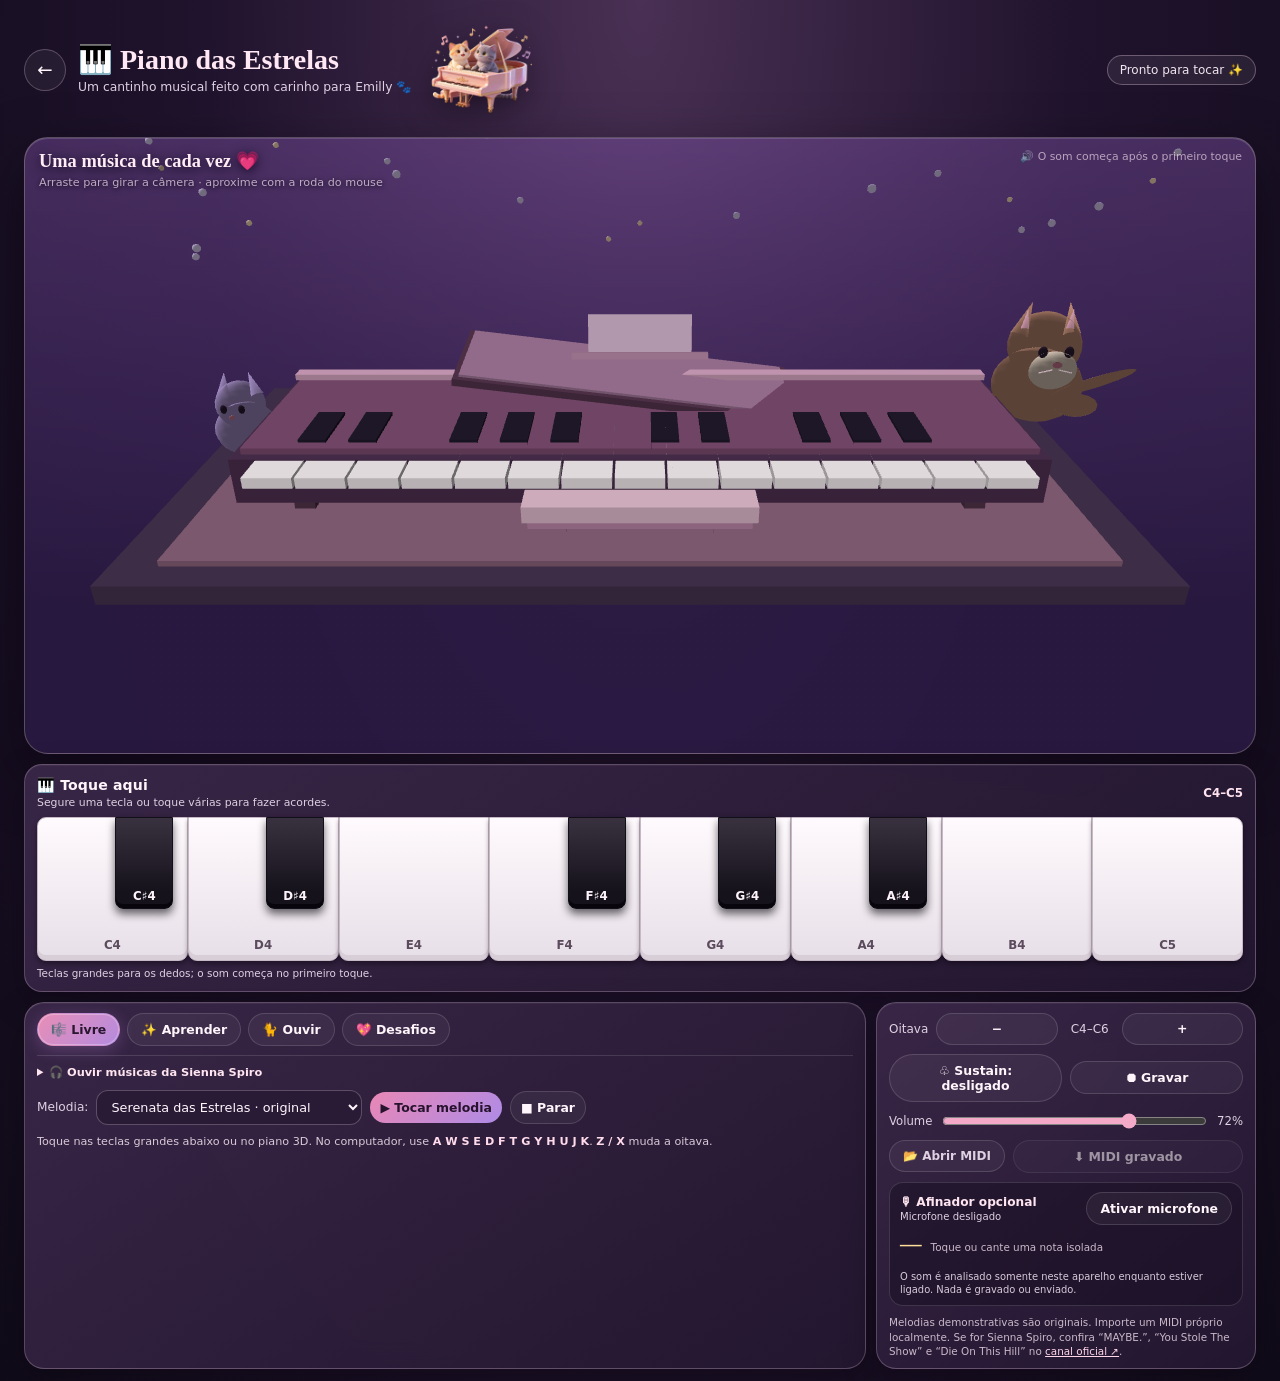
<file: piano-3d.html>
<!doctype html>
<html lang="pt-BR">
<head>
<meta charset="utf-8">
<meta name="viewport" content="width=device-width,initial-scale=1,viewport-fit=cover">
<meta name="theme-color" content="#21132f">
<meta name="description" content="Um piano 3D encantado com teclas táteis grandes, desafios musicais e melodias para praticar.">
<title>Piano das Estrelas — Nosso Tempo</title>
<style>
:root{color-scheme:dark;--bg:#140d20;--panel:rgba(39,25,52,.88);--line:rgba(255,220,238,.17);--pink:#f5a9c9;--lilac:#c8a8ff;--gold:#ffd98b;--text:#fff5fb;--muted:#d6c2d2;--mint:#a6eadb}
*{box-sizing:border-box}html,body{margin:0;width:100%;min-height:100%;height:auto;overflow-x:hidden;overflow-y:auto;background:radial-gradient(ellipse at 50% 0%,#493054 0%,#20132d 48%,#100b19 100%);color:var(--text);font-family:system-ui,-apple-system,"Segoe UI",sans-serif}body{padding:env(safe-area-inset-top) env(safe-area-inset-right) env(safe-area-inset-bottom) env(safe-area-inset-left)}button,select,input{font:inherit}button{cursor:pointer}button:focus-visible,a:focus-visible,input:focus-visible{outline:3px solid var(--gold);outline-offset:3px}
#app{min-height:100dvh;height:auto;display:grid;align-content:start;grid-template-rows:auto minmax(300px,48vh) auto auto;gap:10px;padding:12px clamp(10px,2vw,24px) max(12px,env(safe-area-inset-bottom))}
.top{display:flex;align-items:center;gap:12px;min-width:0}.back{display:inline-flex;align-items:center;justify-content:center;text-decoration:none;color:var(--text);width:42px;height:42px;border:1px solid var(--line);border-radius:50%;background:#ffffff0d;font-size:1.15rem;flex:0 0 auto}.brand{min-width:0}.brand h1{font:700 clamp(1.1rem,2.2vw,1.75rem)/1.1 Georgia,serif;margin:0;color:#ffe8f3}.brand p{margin:4px 0 0;color:var(--muted);font-size:.77rem}.top-spacer{flex:1}.kittens-art{width:clamp(76px,9vw,124px);height:clamp(76px,9vw,124px);object-fit:contain;flex:0 0 auto;filter:drop-shadow(0 8px 16px #09040c88)}.status{border:1px solid var(--line);background:#ffffff0c;border-radius:40px;padding:7px 12px;color:var(--muted);font-size:.75rem;white-space:nowrap}
.stage{position:relative;min-height:0;border:1px solid var(--line);border-radius:24px;overflow:hidden;background:linear-gradient(180deg,#49345b66,#130d20aa 72%);box-shadow:0 24px 70px #05020a88,inset 0 1px #ffffff15}#scene{width:100%;height:100%;display:block;touch-action:none}#scene:focus{outline:none}.scene-caption{position:absolute;left:14px;top:12px;pointer-events:none;max-width:min(72%,460px)}.scene-caption strong{display:block;font:600 clamp(.85rem,1.5vw,1.15rem) Georgia,serif;color:#ffecf5;text-shadow:0 2px 12px #10071c}.scene-caption span{display:block;margin-top:4px;font-size:.7rem;color:#f0ddecbb;text-shadow:0 1px 5px #10071c}.note-toast{position:absolute;left:50%;top:14px;transform:translateX(-50%);padding:7px 13px;border:1px solid #ffffff27;border-radius:30px;background:#25162dcc;backdrop-filter:blur(8px);font-size:.8rem;opacity:0;transition:opacity .2s;pointer-events:none}.note-toast.show{opacity:1}.sound-hint{position:absolute;right:13px;top:12px;color:#f5deedaa;font-size:.68rem;text-align:right;pointer-events:none}.scene-error{position:absolute;inset:0;display:none;place-items:center;padding:25px;text-align:center;background:#21132fee}.scene-error.show{display:grid}.scene-error strong{display:block;color:#ffd8e8;margin-bottom:6px}
.controls{display:grid;grid-template-columns:minmax(0,1fr) minmax(280px,380px);gap:10px;min-height:0}.control-main,.control-side{border:1px solid var(--line);background:var(--panel);backdrop-filter:blur(14px);border-radius:20px;padding:10px 12px;min-width:0}.control-main{display:flex;flex-direction:column;gap:9px}.tabs{display:flex;gap:7px;flex-wrap:wrap}.tab,.action,.small-action{border:1px solid #ffffff24;border-radius:30px;background:#ffffff0c;color:var(--text);padding:8px 13px;font-size:.78rem;font-weight:650}.tab[aria-pressed="true"]{background:linear-gradient(135deg,#e88eb6,#b48bdf);border-color:transparent;color:#29162f}.tab:hover,.action:hover,.small-action:hover{background:#ffffff20}.songrow{display:flex;align-items:center;gap:8px;flex-wrap:wrap}.songrow label{color:var(--muted);font-size:.76rem}.songrow select{min-width:190px;max-width:100%;background:#291b36;color:var(--text);border:1px solid var(--line);border-radius:12px;padding:8px 10px;font-size:.8rem}.songrow .small-action{padding:8px 10px}.keyboard-help{color:#dac9d7;font-size:.7rem;line-height:1.4}.key-map{color:#ffdbeb;font-weight:700}.control-side{display:flex;flex-direction:column;gap:9px;justify-content:space-between}.side-row{display:flex;align-items:center;gap:8px;flex-wrap:wrap}.side-row label{font-size:.75rem;color:var(--muted)}.side-row button{flex:1}.volume{display:flex;align-items:center;gap:8px;font-size:.73rem;color:var(--muted)}.volume input{flex:1;min-width:70px;accent-color:var(--pink)}.octave{display:flex;align-items:center;gap:8px}.octave button{width:34px;height:32px;padding:0}.octave span{min-width:48px;text-align:center;font-size:.75rem;color:var(--muted)}.primary{background:linear-gradient(135deg,#e987b5,#ae8be7);border:0;color:#27132d;font-weight:800}.tiny-note{color:#cbb8c9;font-size:.65rem;line-height:1.35}.tiny-note a{color:#ffd5e8}.sr{position:absolute;width:1px;height:1px;padding:0;margin:-1px;overflow:hidden;clip:rect(0,0,0,0);white-space:nowrap;border:0}
@media(max-width:860px){#app{grid-template-rows:auto minmax(250px,1fr) auto;gap:8px;padding:8px 8px max(8px,env(safe-area-inset-bottom))}.controls{grid-template-columns:1fr;gap:7px}.control-main,.control-side{padding:8px 10px}.control-side{display:grid;grid-template-columns:1fr 1fr;align-items:center}.status{display:none}.stage{border-radius:18px}.top{gap:8px}.kittens-art{width:66px;height:66px}.brand p{font-size:.68rem}}
@media(max-width:520px){#app{grid-template-rows:auto minmax(220px,1fr) auto}.back{width:36px;height:36px}.brand h1{font-size:1.05rem}.brand p{font-size:.64rem}.kittens-art{width:54px;height:54px}.scene-caption{left:10px;top:9px}.scene-caption span{font-size:.62rem}.sound-hint{top:auto;bottom:9px;right:9px;font-size:.6rem}.tab{padding:7px 10px;font-size:.72rem}.songrow select{flex:1;min-width:145px}.control-side{grid-template-columns:1fr 1fr}.tiny-note{grid-column:1/-1}.keyboard-help{font-size:.65rem}}
@media(max-height:650px) and (min-width:861px){#app{grid-template-rows:auto minmax(190px,48vh) auto auto;gap:6px;padding-block:7px}.control-main,.control-side{padding:7px 10px}.stage{border-radius:18px}}
@media(prefers-reduced-motion:reduce){*,*::before,*::after{transition:none!important;animation:none!important}}
</style>
<link rel="stylesheet" href="./css/piano-3d-touch.css">
</head>
<body>
<div id="app">
  <header class="top">
    <a class="back" href="./index.html#sec-jogos" aria-label="Voltar ao Nosso Tempo">←</a>
    <div class="brand"><h1>🎹 Piano das Estrelas</h1><p>Um cantinho musical feito com carinho para Emilly 🐾</p></div>
    <img class="kittens-art" src="./assets/piano-kittens.png" alt="Dois gatinhos diante de um piano rosa" width="128" height="128" decoding="async">
    <div class="top-spacer"></div>
    <div class="status" id="status" aria-live="polite">Pronto para tocar ✨</div>
  </header>
  <main class="stage" aria-label="Piano tridimensional interativo">
    <canvas id="scene" tabindex="0" aria-label="Piano 3D. Toque nas teclas ou use o teclado do computador."></canvas>
    <div class="scene-caption"><strong>Uma música de cada vez 💗</strong><span>Arraste para girar a câmera · aproxime com a roda do mouse</span></div>
    <div class="note-toast" id="note-toast" aria-live="polite"></div>
    <div class="sound-hint">🔊 O som começa após o primeiro toque</div>
    <div class="scene-error" id="scene-error"><div><strong>Este navegador não conseguiu iniciar o WebGL.</strong><span>Ative a aceleração gráfica/WebGL ou abra em uma versão atual do Chrome, Edge ou Firefox.</span></div></div>
  </main>
  <section class="touch-keyboard-panel" aria-label="Teclado grande para tocar com os dedos">
    <div class="touch-keyboard-head"><div><strong>🎹 Toque aqui</strong><span>Segure uma tecla ou toque várias para fazer acordes.</span></div><span id="touch-oct-label">C4–C5</span></div>
    <div id="touch-keys" class="touch-keys" role="group" aria-label="Teclado de piano tocável"></div>
    <div class="touch-keyboard-hint">Teclas grandes para os dedos; o som começa no primeiro toque.</div>
  </section>
  <section class="controls" aria-label="Controles do piano">
    <div class="control-main">
      <div class="tabs" role="group" aria-label="Modo de piano">
        <button class="tab" data-mode="free" aria-pressed="true">🎼 Livre</button>
        <button class="tab" data-mode="learn" aria-pressed="false">✨ Aprender</button>
        <button class="tab" data-mode="listen" aria-pressed="false">🐈 Ouvir</button>
        <button class="tab" data-mode="challenge" aria-pressed="false">💖 Desafios</button>
      </div>
      <section class="challenge-panel" id="challenge-panel" hidden aria-label="Desafios para a Emily">
        <div class="challenge-toolbar">
          <label for="challenge-select">Desafio para a Emily</label>
          <select id="challenge-select" aria-label="Escolher desafio">
            <option value="steps">Passos leves · iniciante</option>
            <option value="echo">Eco ritmado · iniciante</option>
            <option value="jumps">Ponte de saltos · intermediário</option>
            <option value="phrase">Frase expressiva · intermediário</option>
          </select>
          <button class="small-action primary" id="start-challenge">▶ Começar desafio</button>
        </div>
        <p class="challenge-description" id="challenge-description"></p>
        <div class="challenge-sequence" id="challenge-sequence" aria-label="Sequência de notas"></div>
        <div class="challenge-footer"><p class="challenge-progress" id="challenge-progress" aria-live="polite">Escolha um desafio e toque as notas que acenderem.</p><span class="challenge-score" id="challenge-score">⭐ 0/4 concluídos</span></div>
      </section>
      <details class="sienna-list">
        <summary>🎧 Ouvir músicas da Sienna Spiro</summary>
        <p>O player oficial aparece só quando tu escolheres uma faixa. O treino continua independente e não analisa o áudio do YouTube.</p>
        <div class="sienna-links">
          <a href="https://siennaspiro.lnk.to/MAYBEID" target="_blank" rel="noopener">MAYBE. ↗</a>
          <button class="sienna-track is-selected" type="button" data-youtube-id="tbWB_aapUNo" data-track-name="You Stole The Show">You Stole The Show <span>▶</span></button>
          <a href="https://open.spotify.com/track/2gYTC8DsplN3RNdpdBcCOQ" target="_blank" rel="noopener">Die On This Hill ↗</a>
        </div>
        <div class="youtube-listener" id="youtube-listener" hidden>
          <div class="youtube-listener-head"><strong id="youtube-track-name">You Stole The Show</strong><button class="small-action" type="button" id="close-youtube">Fechar</button></div>
          <div class="youtube-frame"><iframe id="youtube-frame" title="Player oficial do YouTube" loading="lazy" allow="autoplay; encrypted-media; picture-in-picture" allowfullscreen></iframe></div>
          <small>Player oficial incorporado; o treino de notas não usa este áudio.</small>
        </div>
      </details>
      <div class="songrow">
        <label for="song-select">Melodia:</label>
        <select id="song-select" aria-label="Escolher melodia"></select>
        <button class="small-action primary" id="play-song">▶ Tocar melodia</button>
        <button class="small-action" id="stop-song">■ Parar</button>
      </div>
      <div class="keyboard-help">Toque nas teclas grandes abaixo ou no piano 3D. No computador, use <span class="key-map">A W S E D F T G Y H U J K</span>. <span class="key-map">Z / X</span> muda a oitava.</div>
    </div>
    <div class="control-side">
      <div class="side-row octave"><label>Oitava</label><button class="small-action" id="oct-down" aria-label="Oitava anterior">−</button><span id="oct-label">C4–C6</span><button class="small-action" id="oct-up" aria-label="Próxima oitava">+</button></div>
      <div class="side-row"><button class="action" id="sustain" aria-pressed="false">♧ Sustain: desligado</button><button class="action" id="record">⏺ Gravar</button></div>
      <div class="volume"><label for="volume">Volume</label><input id="volume" type="range" min="0" max="100" value="72"><span id="volume-value">72%</span></div>
      <div class="side-row"><label for="midi-file" class="small-action">📂 Abrir MIDI</label><input id="midi-file" type="file" accept=".mid,.midi,audio/midi" hidden><button class="small-action" id="download-record" disabled>⬇ MIDI gravado</button></div>
      <section class="tuner" aria-labelledby="tuner-title">
        <div class="tuner-head"><div><strong id="tuner-title">🎙 Afinador opcional</strong><span id="tuner-status" aria-live="polite">Microfone desligado</span></div><button class="small-action" id="tuner-toggle" type="button" aria-pressed="false">Ativar microfone</button></div>
        <div class="tuner-reading"><b id="tuner-note">—</b><span id="tuner-cents">Toque ou cante uma nota isolada</span></div>
        <p class="tuner-privacy">O som é analisado somente neste aparelho enquanto estiver ligado. Nada é gravado ou enviado.</p>
      </section>
      <div class="tiny-note">Melodias demonstrativas são originais. Importe um MIDI próprio localmente. Se for Sienna Spiro, confira “MAYBE.”, “You Stole The Show” e “Die On This Hill” no <a href="https://siennaspiro.lnk.to/links" target="_blank" rel="noopener">canal oficial ↗</a>.</div>
    </div>
  </section>
</div>
<script>
(() => {
'use strict';
const canvas=document.getElementById('scene'),gl=canvas.getContext('webgl',{antialias:true,alpha:true,preserveDrawingBuffer:false});
const errorBox=document.getElementById('scene-error');
if(!gl){errorBox.classList.add('show');document.getElementById('status').textContent='WebGL indisponível';return;}
const statusEl=document.getElementById('status'),toast=document.getElementById('note-toast');
const clamp=(v,a,b)=>Math.max(a,Math.min(b,v));
const hex=h=>[parseInt(h.slice(1,3),16)/255,parseInt(h.slice(3,5),16)/255,parseInt(h.slice(5,7),16)/255];
const V={
  add:(a,b)=>[a[0]+b[0],a[1]+b[1],a[2]+b[2]],sub:(a,b)=>[a[0]-b[0],a[1]-b[1],a[2]-b[2]],dot:(a,b)=>a[0]*b[0]+a[1]*b[1]+a[2]*b[2],cross:(a,b)=>[a[1]*b[2]-a[2]*b[1],a[2]*b[0]-a[0]*b[2],a[0]*b[1]-a[1]*b[0]],norm:a=>{const l=Math.hypot(...a)||1;return a.map(x=>x/l)}
};
const M={
  identity:()=>new Float32Array([1,0,0,0,0,1,0,0,0,0,1,0,0,0,0,1]),
  mul:(a,b)=>{const o=new Float32Array(16);for(let c=0;c<4;c++)for(let r=0;r<4;r++)o[c*4+r]=a[r]*b[c*4]+a[4+r]*b[c*4+1]+a[8+r]*b[c*4+2]+a[12+r]*b[c*4+3];return o;},
  translate:(x,y,z)=>new Float32Array([1,0,0,0,0,1,0,0,0,0,1,0,x,y,z,1]),
  scale:(x,y,z)=>new Float32Array([x,0,0,0,0,y,0,0,0,0,z,0,0,0,0,1]),
  rx:a=>new Float32Array([1,0,0,0,0,Math.cos(a),Math.sin(a),0,0,-Math.sin(a),Math.cos(a),0,0,0,0,1]),
  ry:a=>new Float32Array([Math.cos(a),0,-Math.sin(a),0,0,1,0,0,Math.sin(a),0,Math.cos(a),0,0,0,0,1]),
  rz:a=>new Float32Array([Math.cos(a),Math.sin(a),0,0,-Math.sin(a),Math.cos(a),0,0,0,0,1,0,0,0,0,1]),
  perspective:(fovy,aspect,near,far)=>{const f=1/Math.tan(fovy/2),nf=1/(near-far),o=new Float32Array(16);o[0]=f/aspect;o[5]=f;o[10]=(far+near)*nf;o[11]=-1;o[14]=2*far*near*nf;return o;},
  lookAt:(eye,center,up)=>{const z=V.norm(V.sub(eye,center)),x=V.norm(V.cross(up,z)),y=V.cross(z,x);return new Float32Array([x[0],y[0],z[0],0,x[1],y[1],z[1],0,x[2],y[2],z[2],0,-V.dot(x,eye),-V.dot(y,eye),-V.dot(z,eye),1]);},
  model:(p,s,r=[0,0,0])=>M.mul(M.translate(...p),M.mul(M.ry(r[1]),M.mul(M.rx(r[0]),M.mul(M.rz(r[2]),M.scale(...s)))))
};
const vert=`attribute vec3 aPosition;attribute vec3 aNormal;uniform mat4 uMVP;uniform mat4 uModel;varying float vLight;varying vec3 vNormal;void main(){vec3 n=normalize(mat3(uModel)*aNormal);vec3 l=normalize(vec3(-.35,.85,.55));vLight=.42+.58*max(dot(n,l),0.0);vNormal=n;gl_Position=uMVP*vec4(aPosition,1.0);}`;
const frag=`precision mediump float;uniform vec3 uColor;uniform float uGlow;varying float vLight;void main(){vec3 c=uColor*(vLight+uGlow);gl_FragColor=vec4(min(c,vec3(1.0)),1.0);}`;
function shader(type,src){const s=gl.createShader(type);gl.shaderSource(s,src);gl.compileShader(s);if(!gl.getShaderParameter(s,gl.COMPILE_STATUS))throw new Error(gl.getShaderInfoLog(s));return s;}
const program=gl.createProgram();gl.attachShader(program,shader(gl.VERTEX_SHADER,vert));gl.attachShader(program,shader(gl.FRAGMENT_SHADER,frag));gl.linkProgram(program);if(!gl.getProgramParameter(program,gl.LINK_STATUS))throw new Error(gl.getProgramInfoLog(program));gl.useProgram(program);
const loc={pos:gl.getAttribLocation(program,'aPosition'),normal:gl.getAttribLocation(program,'aNormal'),mvp:gl.getUniformLocation(program,'uMVP'),model:gl.getUniformLocation(program,'uModel'),color:gl.getUniformLocation(program,'uColor'),glow:gl.getUniformLocation(program,'uGlow')};
function mesh(positions,normals){const p=gl.createBuffer();gl.bindBuffer(gl.ARRAY_BUFFER,p);gl.bufferData(gl.ARRAY_BUFFER,new Float32Array(positions),gl.STATIC_DRAW);const n=gl.createBuffer();gl.bindBuffer(gl.ARRAY_BUFFER,n);gl.bufferData(gl.ARRAY_BUFFER,new Float32Array(normals),gl.STATIC_DRAW);return {p,n,count:positions.length/3};}
function boxMesh(){const faces=[[[0,0,1],[-.5,-.5,.5],[.5,-.5,.5],[.5,.5,.5],[-.5,.5,.5]],[[0,0,-1],[.5,-.5,-.5],[-.5,-.5,-.5],[-.5,.5,-.5],[.5,.5,-.5]],[[1,0,0],[.5,-.5,.5],[.5,-.5,-.5],[.5,.5,-.5],[.5,.5,.5]],[[-1,0,0],[-.5,-.5,-.5],[-.5,-.5,.5],[-.5,.5,.5],[-.5,.5,-.5]],[[0,1,0],[-.5,.5,.5],[.5,.5,.5],[.5,.5,-.5],[-.5,.5,-.5]],[[0,-1,0],[-.5,-.5,-.5],[.5,-.5,-.5],[.5,-.5,.5],[-.5,-.5,.5]]];const p=[],n=[];for(const f of faces){const [nn,a,b,c,d]=f;for(const q of [a,b,c,a,c,d]){p.push(...q);n.push(...nn);}}return mesh(p,n);}
function sphereMesh(lat=12,lon=16){const p=[],n=[];for(let y=0;y<lat;y++){const v0=y/lat*Math.PI,v1=(y+1)/lat*Math.PI;for(let x=0;x<lon;x++){const u0=x/lon*Math.PI*2,u1=(x+1)/lon*Math.PI*2;const a=[Math.sin(v0)*Math.cos(u0),Math.cos(v0),Math.sin(v0)*Math.sin(u0)],b=[Math.sin(v1)*Math.cos(u0),Math.cos(v1),Math.sin(v1)*Math.sin(u0)],c=[Math.sin(v1)*Math.cos(u1),Math.cos(v1),Math.sin(v1)*Math.sin(u1)],d=[Math.sin(v0)*Math.cos(u1),Math.cos(v0),Math.sin(v0)*Math.sin(u1)];for(const q of [a,b,c,a,c,d]){p.push(...q);n.push(...q);}}}return mesh(p,n);}
function coneMesh(){const p=[],n=[],segments=12;for(let i=0;i<segments;i++){const a=i/segments*Math.PI*2,b=(i+1)/segments*Math.PI*2,p0=[Math.cos(a)*.5,-.5,Math.sin(a)*.5],p1=[Math.cos(b)*.5,-.5,Math.sin(b)*.5],tip=[0,.5,0];for(const q of [p0,p1,tip]){p.push(...q);const nn=V.norm([q[0],.25,q[2]]);n.push(...nn);}}return mesh(p,n);}
const box=boxMesh(),sphere=sphereMesh(),cone=coneMesh();
function draw(m,p,s,c,r=[0,0,0],glow=0){const model=M.model([p[0]*fitScale,p[1],p[2]],[s[0]*fitScale,s[1],s[2]],r),mvp=M.mul(vp,model);gl.bindBuffer(gl.ARRAY_BUFFER,m.p);gl.enableVertexAttribArray(loc.pos);gl.vertexAttribPointer(loc.pos,3,gl.FLOAT,false,0,0);gl.bindBuffer(gl.ARRAY_BUFFER,m.n);gl.enableVertexAttribArray(loc.normal);gl.vertexAttribPointer(loc.normal,3,gl.FLOAT,false,0,0);gl.uniformMatrix4fv(loc.mvp,false,mvp);gl.uniformMatrix4fv(loc.model,false,model);gl.uniform3fv(loc.color,typeof c==='string'?hex(c):c);gl.uniform1f(loc.glow,glow);gl.drawArrays(gl.TRIANGLES,0,m.count);}
let vp=M.identity(),view=M.identity(),projection=M.identity(),yaw=0,pitch=.22,zoom=1.08,aspect=1,fitScale=1,raf=0,last=0,catPetUntil=0;
function resize(){const rect=canvas.getBoundingClientRect(),dpr=Math.min(window.devicePixelRatio||1,1.75),w=Math.max(1,Math.round(rect.width*dpr)),h=Math.max(1,Math.round(rect.height*dpr));if(canvas.width!==w||canvas.height!==h){canvas.width=w;canvas.height=h;}aspect=w/h;fitScale=Math.min(1,Math.max(.42,aspect/1.3));gl.viewport(0,0,w,h);projection=M.perspective(0.68/zoom,aspect,.1,100);const eye=[Math.sin(yaw)*14,5.6+pitch*6,Math.cos(yaw)*14];view=M.lookAt(eye,[0,.35,.2],[0,1,0]);vp=M.mul(projection,view);}
const WHITE_NOTES=[0,2,4,5,7,9,11],NOTE_NAMES=['C','C♯','D','D♯','E','F','F♯','G','G♯','A','A♯','B'];let baseMidi=60,touchBaseMidi=60,pressed=new Set(),keyMeshes=[],keyMap=[],particles=[];
const keyX=(midi)=>{const rel=midi-baseMidi,oct=Math.floor(rel/12),semi=((rel%12)+12)%12;let whites=oct*7;for(const n of WHITE_NOTES){if(n<semi)whites++;}if(WHITE_NOTES.includes(semi)){const ix=oct*7+WHITE_NOTES.indexOf(semi);return {x:(ix-7)*.76,black:false,index:rel};}const prev=WHITE_NOTES.filter(n=>n<semi).length;return {x:(oct*7+prev-7)*.76+.38,black:true,index:rel};};
function project(p){const v=[p[0]*fitScale,p[1],p[2],1],a=vp;const x=a[0]*v[0]+a[4]*v[1]+a[8]*v[2]+a[12],y=a[1]*v[0]+a[5]*v[1]+a[9]*v[2]+a[13],z=a[2]*v[0]+a[6]*v[1]+a[10]*v[2]+a[14],w=a[3]*v[0]+a[7]*v[1]+a[11]*v[2]+a[15];if(w<=0)return null;return {x:(x/w*.5+.5)*canvas.clientWidth,y:(1-(y/w*.5+.5))*canvas.clientHeight,z:z/w};}
function worldKey(midi){const k=keyX(midi);return {x:k.x,y:k.black?.77:.66,z:k.black?.62:1.18,black:k.black};}
function cat(x,z,fur,belly,eye){const bounce=performance.now()<catPetUntil?.07*Math.sin((catPetUntil-performance.now())*.018):0,hy=1.72+bounce;draw(sphere,[x,1.03,z],[.73,.62,.65],fur);draw(sphere,[x,hy,z+.02],[.58,.57,.53],fur);draw(sphere,[x,1.47,z+.49],[.39,.32,.16],belly);draw(cone,[x-.37,hy+.46,z-.01],[.29,.58,.25],fur,[0,0,-.23]);draw(cone,[x+.37,hy+.46,z-.01],[.29,.58,.25],fur,[0,0,.23]);draw(cone,[x-.37,hy+.46,z+.015],[.14,.34,.09],'#f4b4cc');draw(cone,[x+.37,hy+.46,z+.015],[.14,.34,.09],'#f4b4cc');draw(sphere,[x-.21,hy+.06,z+.49],[.075,.095,.052],eye);draw(sphere,[x+.21,hy+.06,z+.49],[.075,.095,.052],eye);draw(sphere,[x,hy-.11,z+.62],[.075,.05,.06],'#e98da9');draw(box,[x-.16,1.49,z+.59],[.22,.014,.018],'#f5d7e5',[0,0,.23]);draw(box,[x+.16,1.49,z+.59],[.22,.014,.018],'#f5d7e5',[0,0,-.23]);draw(sphere,[x-.65,.72,z+.15],[.34,.14,.35],fur,[0,0,-.18]);draw(sphere,[x+.65,.72,z+.15],[.34,.14,.35],fur,[0,0,.18]);draw(sphere,[x+1.03,1.0,z-.15],[.72,.09,.09],fur,[0,0,.34]);}
function scene(t){gl.clearColor(.08,.045,.12,.0);gl.clear(gl.COLOR_BUFFER_BIT|gl.DEPTH_BUFFER_BIT);gl.enable(gl.DEPTH_TEST);gl.enable(gl.CULL_FACE);gl.cullFace(gl.BACK);resize();
  // floor and warm platform
  draw(box,[0,-.5,-.4],[15,.3,7.2],'#47334f');draw(box,[0,-.32,-.35],[13.6,.12,6.1],'#8d647e');
  // distant soft stars: keep the piano keys as the brightest focus.
  for(let i=0;i<23;i++){const x=Math.sin(i*12.31)*8.4,z=-3.7+(i%5)*.65,y=3.1+(i%4)*.55;const flick=.012*Math.sin(t*.0015+i);draw(sphere,[x,y+flick,z],[.045+(i%3)*.012,.045+(i%3)*.012,.045+(i%3)*.012],i%3===0?'#e7cfae':'#c9bde0',undefined,.14);}
  // piano case and lid
  draw(box,[0,.39,-.02],[12.15,.72,3.1],'#4c304f');draw(box,[0,.77,-.1],[11.9,.16,2.9],'#7f4d72');draw(box,[0,1.02,-1.23],[11.8,.1,.25],'#d9a7c4');draw(box,[-.2,1.08,-1.02],[5.65,.12,1.98],'#57364f',[.08,0,-.13]);draw(box,[-.2,1.16,-1.02],[5.45,.045,1.78],'#a77b9f',[.08,0,-.13]);
  // legs, pedals and stool
  for(const x of [-5.2,5.2])for(const z of [-1.08,1.02])draw(box,[x,-.47,z],[.32,1.35,.34],'#55374d',[0,0,(x<0?-.04:.04)]);
  draw(box,[0,-.07,1.75],[3.3,.13,.55],'#c48cae');draw(box,[0,.12,1.75],[3.45,.26,.65],'#e9c2d5');for(const x of [-1.15,0,1.15])draw(box,[x,-.31,1.75],[.11,.55,.12],'#76506d');
  // piano keys (white behind, then black)
  for(const k of keyMeshes){const down=pressed.has(k.midi),y=k.black?.78:.65,dep=down?.11:0;draw(box,[k.x,y-dep,k.z+(down?.07:0)],k.black?[.42,.23,1.05]:[.72,.17,1.82],k.black?(down?'#a77a9c':'#221a2c'):(down?'#ffe0ec':'#fff7fa'));if(!k.black&&!down)draw(box,[k.x,y-.091,k.z+.1],[.56,.018,.66],'#f2e3ec');if(down)draw(box,[k.x,y+.15,k.z+.14],[.32,.025,.32],'#ffc4df',undefined,.28);}
  // music stand
  draw(box,[0,1.42,-1.1],[2.3,.11,.22],'#b98aa9',[-.25,0,0]);draw(box,[0,1.73,-1.25],[1.75,.7,.08],'#d9b9d2',[-.25,0,0]);
  // cat in warm colors and tiny kitten by the piano
  cat(6.65,-.75,'#d69c83','#f9e6d5','#34233b');
  draw(sphere,[-6.35,.62,.1],[.48,.42,.45],'#b9a0df');draw(sphere,[-6.35,1.06,.16],[.38,.38,.35],'#b9a0df');draw(cone,[-6.58,1.39,.11],[.2,.4,.18],'#b9a0df',[0,0,-.2]);draw(cone,[-6.12,1.39,.11],[.2,.4,.18],'#b9a0df',[0,0,.2]);draw(sphere,[-6.49,1.1,.47],[.05,.07,.04],'#30203a');draw(sphere,[-6.21,1.1,.47],[.05,.07,.04],'#30203a');draw(sphere,[-6.35,.99,.54],[.045,.035,.03],'#e98da9');
  // nota-alvo brilhando no modo de aprendizagem
  if(practiceTarget!==null){const pk=worldKey(practiceTarget);const pulse=.16+.035*Math.sin(t*.008);draw(sphere,[pk.x,2.6,pk.black?.65:.95],[pulse,pulse,pulse],'#ffe18f',undefined,.7);}
  // falling notes in learning/listen modes
  for(const p of particles){const k=worldKey(p.midi);const y=p.y;draw(sphere,[k.x,y,k.black?.65:.95],[.17,.17,.17],p.color,undefined,.45);draw(box,[k.x,y-.22,k.black?.65:.95],[.1,.34,.1],p.color,undefined,.35);}
}
function midiName(midi){return `${NOTE_NAMES[((midi%12)+12)%12]}${Math.floor(midi/12)-1}`;}
function renderTouchKeyboard(){const root=document.getElementById('touch-keys');if(!root)return;root.replaceChildren();let whiteIndex=0;for(let offset=0;offset<=12;offset++){const midi=touchBaseMidi+offset,pc=((midi%12)+12)%12,isWhite=WHITE_NOTES.includes(pc),button=document.createElement('button');button.type='button';button.className=`piano-key ${isWhite?'white':'black'}`;button.dataset.midi=String(midi);button.setAttribute('aria-label',`Tocar ${midiName(midi)}`);button.setAttribute('aria-pressed','false');button.innerHTML=`<span>${midiName(midi)}</span>`;if(isWhite){whiteIndex++;button.style.gridColumn=String(whiteIndex);}else{button.style.left=`${whiteIndex*12.5-6}%`;}root.append(button);}const label=document.getElementById('touch-oct-label');if(label)label.textContent=`${midiName(touchBaseMidi)}–${midiName(touchBaseMidi+12)}`;}
function setTouchRangeForNotes(notes){if(!notes?.length)return;let first=Math.min(...notes),last=Math.max(...notes);while(first>36&&!WHITE_NOTES.includes(((first%12)+12)%12))first--;if(last-first>12){while(first+12<last&&first+12<=72)first+=12;}touchBaseMidi=clamp(first,36,84);renderTouchKeyboard();}
function rebuildKeys(){keyMeshes=[];let wi=0;for(let midi=baseMidi;midi<=baseMidi+24;midi++){const semi=((midi-baseMidi)%12);const black=[1,3,6,8,10].includes(semi);let x;if(!black){x=(wi-7)*.76;wi++;}else{const oct=Math.floor((midi-baseMidi)/12),prior=WHITE_NOTES.filter(n=>n<semi).length;x=(oct*7+prior-1-7)*.76+.38;}keyMeshes.push({midi,x,black,z:black?.62:1.18});}keyMap=keyMeshes;document.getElementById('oct-label').textContent=`C${Math.round(baseMidi/12)-1}–C${Math.round((baseMidi+24)/12)-1}`;renderTouchKeyboard();}
rebuildKeys();
function drawLoop(ts){raf=requestAnimationFrame(drawLoop);scene(ts);}
function ensureAudio(){if(audioCtx){if(audioCtx.state==='suspended')audioCtx.resume();return;}const AC=window.AudioContext||window.webkitAudioContext;if(!AC)return;audioCtx=new AC();master=audioCtx.createGain();master.gain.value=.72;master.connect(audioCtx.destination);}
let audioCtx=null,master=null,sustain=false,activeSounds=new Map(),soundVolume=.72;
function frequency(midi){return 440*Math.pow(2,(midi-69)/12);}
function noteOn(midi,velocity=0.75,fromUser=true){ensureAudio();if(!audioCtx||activeSounds.has(midi))return;if(fromUser&&(mode==='learn'||mode==='challenge'))gradePractice(midi);const now=audioCtx.currentTime,gain=audioCtx.createGain(),filter=audioCtx.createBiquadFilter();filter.type='lowpass';filter.frequency.value=3200;filter.Q.value=.55;gain.gain.setValueAtTime(.0001,now);gain.gain.exponentialRampToValueAtTime(Math.max(.0001,velocity*.24),now+.012);gain.gain.exponentialRampToValueAtTime(velocity*.105+.0001,now+.24);gain.connect(filter);filter.connect(master);const oscs=[];[[1,'triangle',1],[2,'sine',.22],[3,'sine',.09],[4,'sine',.035]].forEach(([ratio,type,amp])=>{const o=audioCtx.createOscillator(),g=audioCtx.createGain();o.type=type;o.frequency.value=frequency(midi)*ratio;g.gain.value=amp;o.connect(g);g.connect(gain);o.start(now);oscs.push(o);});activeSounds.set(midi,{gain,oscs,filter,started:now});pressed.add(midi);const k=keyMap.find(k=>k.midi===midi);if(k)particles.push({midi,y:2.8,color:'#ffb8d7',born:performance.now()});showNote(midi);statusEl.textContent=`${NOTE_NAMES[midi%12]}${Math.floor(midi/12)-1} · lindo som ✨`;recordEvent(midi,0);}
function noteOff(midi){recordEvent(midi,true);const item=activeSounds.get(midi);if(!item)return;if(sustain)return;const now=audioCtx?.currentTime||0;item.gain.gain.cancelScheduledValues(now);item.gain.gain.setTargetAtTime(.0001,now,.14);item.oscs.forEach(o=>{try{o.stop(now+.75);}catch(e){}});activeSounds.delete(midi);pressed.delete(midi);}
function stopAll(){for(const midi of [...activeSounds.keys()]){const item=activeSounds.get(midi);if(item&&audioCtx){const now=audioCtx.currentTime;item.gain.gain.cancelScheduledValues(now);item.gain.gain.setTargetAtTime(.0001,now,.05);item.oscs.forEach(o=>{try{o.stop(now+.4);}catch(e){}});}activeSounds.delete(midi);pressed.delete(midi);} }
let toastTimer=0;function showNote(midi){toast.textContent=`${NOTE_NAMES[midi%12]}${Math.floor(midi/12)-1}`;toast.classList.add('show');clearTimeout(toastTimer);toastTimer=setTimeout(()=>toast.classList.remove('show'),650);}
function keyAt(clientX,clientY){const rect=canvas.getBoundingClientRect(),x=clientX-rect.left,y=clientY-rect.top;let candidates=[];for(const k of keyMeshes){const p=project([k.x,k.black?.76:.58,k.z]);if(!p)continue;const w=k.black?13:19,h=k.black?25:45;if(Math.abs(x-p.x)<w&&Math.abs(y-p.y)<h)candidates.push({k,d:Math.hypot((x-p.x)/w,(y-p.y)/h)});}candidates.sort((a,b)=>(a.k.black===b.k.black?a.d-b.d:(a.k.black?-1:1)));return candidates[0]?.k||null;}
function petCat(){catPetUntil=performance.now()+1100;toast.textContent='Miau! O gatinho adorou a música 🐾';toast.classList.add('show');clearTimeout(toastTimer);toastTimer=setTimeout(()=>toast.classList.remove('show'),1050);statusEl.textContent='Carinho recebido! Ronrom… 💗';if(audioCtx){const o=audioCtx.createOscillator(),g=audioCtx.createGain(),now=audioCtx.currentTime;o.type='triangle';o.frequency.setValueAtTime(680,now);o.frequency.exponentialRampToValueAtTime(390,now+.18);g.gain.setValueAtTime(.0001,now);g.gain.exponentialRampToValueAtTime(.05,now+.025);g.gain.exponentialRampToValueAtTime(.0001,now+.24);o.connect(g);g.connect(master);o.start(now);o.stop(now+.26);}}
const pointerNotes=new Map();canvas.addEventListener('pointerdown',e=>{canvas.setPointerCapture(e.pointerId);const k=keyAt(e.clientX,e.clientY);if(k){pointerNotes.set(e.pointerId,k.midi);noteOn(k.midi,.82);}else{const rect=canvas.getBoundingClientRect(),x=e.clientX-rect.left,y=e.clientY-rect.top;const p1=project([6.65,1.72,-.75]),p2=project([-6.35,1.06,.16]);if((p1&&Math.hypot(x-p1.x,y-p1.y)<54)||(p2&&Math.hypot(x-p2.x,y-p2.y)<44)){petCat();return;}drag={x:e.clientX,y:e.clientY,yaw,pitch};}});canvas.addEventListener('pointermove',e=>{if(pointerNotes.has(e.pointerId))return;if(drag){const dx=e.clientX-drag.x,dy=e.clientY-drag.y;yaw=clamp(drag.yaw+dx*.006,-.75,.75);pitch=clamp(drag.pitch+dy*.003,-.12,.58);}});canvas.addEventListener('pointerup',e=>{const m=pointerNotes.get(e.pointerId);if(m!==undefined){noteOff(m);pointerNotes.delete(e.pointerId);}drag=null;});canvas.addEventListener('pointercancel',e=>{const m=pointerNotes.get(e.pointerId);if(m!==undefined){noteOff(m);pointerNotes.delete(e.pointerId);}drag=null;});let drag=null;
const touchPointers=new Map(),touchKeysEl=document.getElementById('touch-keys');
function releaseTouchPointer(e){const active=touchPointers.get(e.pointerId);if(!active)return;touchPointers.delete(e.pointerId);active.button.setAttribute('aria-pressed','false');active.button.classList.remove('is-down');noteOff(active.midi);}
touchKeysEl.addEventListener('pointerdown',e=>{const button=e.target.closest('button[data-midi]');if(!button)return;e.preventDefault();const midi=Number(button.dataset.midi);touchPointers.set(e.pointerId,{midi,button});button.setAttribute('aria-pressed','true');try{button.setPointerCapture(e.pointerId);}catch(_){}noteOn(midi,.92,true);},{passive:false});
['pointerup','pointercancel','lostpointercapture'].forEach(type=>touchKeysEl.addEventListener(type,releaseTouchPointer));
canvas.addEventListener('wheel',e=>{e.preventDefault();zoom=clamp(zoom+(e.deltaY>0?-.04:.04),.78,1.26);},{passive:false});
const keyCodes=['KeyA','KeyW','KeyS','KeyE','KeyD','KeyF','KeyT','KeyG','KeyY','KeyH','KeyU','KeyJ','KeyK','KeyO','KeyL','KeyP','Semicolon','Quote','BracketLeft','KeyZ','KeyX'];const held=new Map();window.addEventListener('keydown',e=>{if(e.repeat)return;if(e.code==='KeyZ'){changeOctave(-1);return;}if(e.code==='KeyX'){changeOctave(1);return;}const ix=keyCodes.indexOf(e.code);if(ix>=0){e.preventDefault();const m=baseMidi+ix;held.set(e.code,m);noteOn(m,.72);}});window.addEventListener('keyup',e=>{const m=held.get(e.code);if(m!==undefined){noteOff(m);held.delete(e.code);}});
function changeOctave(step){const previous=baseMidi;baseMidi=clamp(baseMidi+step*12,36,72);const shift=baseMidi-previous;if(shift){touchBaseMidi=clamp(touchBaseMidi+shift,36,84);if(practiceQueue.length&&(mode==='learn'||mode==='challenge')){practiceQueue=practiceQueue.map(midi=>midi+shift);practiceTarget=practiceQueue[practiceIndex]??null;}}rebuildKeys();if(mode==='challenge')renderChallengeSequence();markTouchTarget();}
document.getElementById('oct-down').addEventListener('click',()=>changeOctave(-1));document.getElementById('oct-up').addEventListener('click',()=>changeOctave(1));
document.getElementById('sustain').addEventListener('click',e=>{sustain=!sustain;e.currentTarget.setAttribute('aria-pressed',String(sustain));e.currentTarget.textContent=sustain?'♧ Sustain: ligado':'♧ Sustain: desligado';if(!sustain)for(const m of [...activeSounds.keys()])noteOffForce(m);});
function noteOffForce(m){const was=sustain;sustain=false;noteOff(m);sustain=was;}
// Afinador local opcional: nunca usa o iframe nem grava o microfone.
const tunerToggle=document.getElementById('tuner-toggle'),tunerStatus=document.getElementById('tuner-status'),tunerNote=document.getElementById('tuner-note'),tunerCents=document.getElementById('tuner-cents');
let tunerStream=null,tunerContext=null,tunerAnalyser=null,tunerFrame=0;
function detectPitch(buffer,sampleRate){let rms=0;for(const value of buffer)rms+=value*value;if(Math.sqrt(rms/buffer.length)<.012)return null;let bestOffset=-1,bestCorrelation=0,foundGoodCorrelation=false;for(let offset=8;offset<buffer.length/2;offset++){let correlation=0;for(let i=0;i<buffer.length/2;i++)correlation+=1-Math.abs(buffer[i]-buffer[i+offset]);correlation/=buffer.length/2;if(correlation>.9&&correlation>bestCorrelation){bestCorrelation=correlation;bestOffset=offset;foundGoodCorrelation=true;}}if(!foundGoodCorrelation||bestOffset<0)return null;return sampleRate/bestOffset;}
function updateTuner(){if(!tunerAnalyser)return;const buffer=new Float32Array(tunerAnalyser.fftSize);tunerAnalyser.getFloatTimeDomainData(buffer);const hz=detectPitch(buffer,tunerContext.sampleRate);if(hz){const midi=69+12*Math.log2(hz/440),rounded=Math.round(midi),cents=Math.round((midi-rounded)*100);tunerNote.textContent=midiName(rounded);tunerCents.textContent=`${Math.round(hz)} Hz · ${cents>=0?'+':''}${cents} cents`;};tunerFrame=requestAnimationFrame(updateTuner);}
async function toggleTuner(){if(tunerStream){tunerStream.getTracks().forEach(track=>track.stop());tunerStream=null;if(tunerContext)tunerContext.close().catch(()=>{});tunerContext=null;tunerAnalyser=null;cancelAnimationFrame(tunerFrame);tunerToggle.textContent='Ativar microfone';tunerToggle.setAttribute('aria-pressed','false');tunerStatus.textContent='Microfone desligado';tunerNote.textContent='—';tunerCents.textContent='Toque ou cante uma nota isolada';return;}if(!navigator.mediaDevices?.getUserMedia){tunerStatus.textContent='Microfone não disponível neste navegador';return;}try{tunerStream=await navigator.mediaDevices.getUserMedia({audio:{echoCancellation:false,noiseSuppression:false,autoGainControl:false}});const AC=window.AudioContext||window.webkitAudioContext;tunerContext=new AC();const source=tunerContext.createMediaStreamSource(tunerStream);tunerAnalyser=tunerContext.createAnalyser();tunerAnalyser.fftSize=2048;source.connect(tunerAnalyser);tunerToggle.textContent='Desligar microfone';tunerToggle.setAttribute('aria-pressed','true');tunerStatus.textContent='Ouvindo localmente…';updateTuner();}catch(error){if(tunerStream)tunerStream.getTracks().forEach(track=>track.stop());tunerStream=null;tunerStatus.textContent=error.name==='NotAllowedError'?'Permissão negada — podes tentar de novo':'Não foi possível ativar o microfone';}}
tunerToggle.addEventListener('click',toggleTuner);
document.getElementById('volume').addEventListener('input',e=>{soundVolume=Number(e.target.value)/100;document.getElementById('volume-value').textContent=e.target.value+'%';if(master)master.gain.setTargetAtTime(soundVolume,audioCtx.currentTime,.04);});
const tunes=[
{id:'starlight',name:'Serenata das Estrelas · original',bpm:88,notes:[[60,0,.45],[64,.52,.45],[67,1.04,.75],[72,1.9,.48],[71,2.45,.45],[67,2.97,.65],[64,3.72,.75],[62,4.62,.45],[65,5.14,.45],[69,5.66,.75],[72,6.52,.45],[69,7.04,.45],[67,7.56,1.1]]},
{id:'kitty',name:'Gatinho Dorminhoco · original',bpm:104,notes:[[67,0,.26],[69,.32,.26],[72,.64,.5],[71,1.28,.26],[69,1.6,.26],[67,1.92,.5],[64,2.56,.26],[67,2.88,.26],[72,3.2,.65],[72,4,.26],[71,4.32,.26],[67,4.64,.8]]},
{id:'ourtime',name:'Nosso Pequeno Universo · original',bpm:76,notes:[[60,0,.55],[67,.62,.55],[72,1.24,.95],[69,2.3,.55],[67,2.92,.55],[64,3.54,1.05],[62,4.7,.55],[65,5.32,.55],[69,5.94,1.05],[67,7.1,.55],[64,7.72,.55],[60,8.34,1.2]]},
{id:'fur-elise',name:'Für Elise · Beethoven (tema inicial)',bpm:112,notes:[[76,0,.18],[75,.24,.18],[76,.48,.18],[75,.72,.18],[76,.96,.25],[71,1.32,.32],[74,1.72,.2],[72,1.98,.2],[69,2.24,.55]]},
{id:'ode-joy',name:'Ode à Alegria · Beethoven (tema)',bpm:100,notes:[[64,0,.38],[64,.48,.38],[65,.96,.38],[67,1.44,.38],[67,1.92,.38],[65,2.4,.38],[64,2.88,.38],[62,3.36,.38],[60,3.84,.38],[60,4.32,.38],[62,4.8,.38],[64,5.28,.38],[64,5.76,.52],[62,6.48,.25],[62,6.84,.8]]}
];
const songSelect=document.getElementById('song-select');tunes.forEach(t=>{const o=document.createElement('option');o.value=t.id;o.textContent=t.name;songSelect.append(o);});
const CHALLENGES=[{id:'steps',name:'Passos leves',level:'Iniciante',degrees:[1,2,3],tip:'Use dedos vizinhos e toque cada nota com calma.'},{id:'echo',name:'Eco ritmado',level:'Iniciante',degrees:[3,3,5,3],tip:'Repita a nota e mantenha uma pulsação regular.'},{id:'jumps',name:'Ponte de saltos',level:'Intermediário',degrees:[1,4,2,5,3],tip:'Prepare cada salto com a mão relaxada.'},{id:'phrase',name:'Frase expressiva',level:'Intermediário',degrees:[1,3,5,4,2,1],tip:'Toque a frase com notas claras e um crescendo suave.'}];
const SCALE_DEGREE_SEMITONES=[0,2,4,5,7,9,11,12],challengeSelect=document.getElementById('challenge-select'),challengePanel=document.getElementById('challenge-panel'),challengeDescription=document.getElementById('challenge-description'),challengeSequence=document.getElementById('challenge-sequence'),challengeProgress=document.getElementById('challenge-progress'),challengeScore=document.getElementById('challenge-score'),startChallengeButton=document.getElementById('start-challenge');
let mode='free',songTimers=[],practiceTimer=0,practiceIndex=0,practiceTarget=null,practiceQueue=[],activeChallengeId=null;
function completedChallengeIds(){try{const ids=JSON.parse(localStorage.getItem('piano3d:challenges')||'[]');return new Set(Array.isArray(ids)?ids.filter(id=>CHALLENGES.some(c=>c.id===id)):[]);}catch(_){return new Set();}}
function updateChallengeScore(){if(challengeScore)challengeScore.textContent=`⭐ ${completedChallengeIds().size}/${CHALLENGES.length} desafios concluídos`;}
function renderChallengeSequence(){if(!challengeSelect||!challengeSequence)return;const selected=CHALLENGES.find(c=>c.id===challengeSelect.value)||CHALLENGES[0];if(challengeDescription)challengeDescription.textContent=`${selected.level} · ${selected.tip}`;challengeSequence.replaceChildren();selected.degrees.forEach((degree,index)=>{const chip=document.createElement('span');chip.className='challenge-note';if(activeChallengeId===selected.id&&index<practiceIndex)chip.classList.add('done');if(activeChallengeId===selected.id&&index===practiceIndex&&practiceTarget!==null)chip.classList.add('current');const midi=activeChallengeId===selected.id?practiceQueue[index]:touchBaseMidi+SCALE_DEGREE_SEMITONES[degree-1];chip.textContent=midiName(midi);challengeSequence.append(chip);});}
function markTouchTarget(){const root=document.getElementById('touch-keys');if(!root)return;root.querySelectorAll('.is-target').forEach(key=>key.classList.remove('is-target'));if(practiceTarget!==null)root.querySelector(`[data-midi="${practiceTarget}"]`)?.classList.add('is-target');}
function startChallenge(){const selected=CHALLENGES.find(c=>c.id===challengeSelect.value)||CHALLENGES[0];clearSong();mode='challenge';challengePanel.hidden=false;document.querySelectorAll('[data-mode]').forEach(button=>button.setAttribute('aria-pressed',String(button.dataset.mode==='challenge')));touchBaseMidi=baseMidi;renderTouchKeyboard();activeChallengeId=selected.id;practiceQueue=selected.degrees.map(degree=>baseMidi+SCALE_DEGREE_SEMITONES[degree-1]);practiceIndex=0;if(challengeProgress)challengeProgress.textContent='Preparada? Toque as notas douradas na ordem.';startChallengeButton.textContent='↻ Reiniciar desafio';renderChallengeSequence();nextPractice();}
updateChallengeScore();renderChallengeSequence();
document.querySelectorAll('[data-mode]').forEach(b=>b.addEventListener('click',()=>{clearSong();mode=b.dataset.mode;document.querySelectorAll('[data-mode]').forEach(x=>x.setAttribute('aria-pressed',String(x===b)));challengePanel.hidden=mode!=='challenge';if(mode==='challenge'){challengeProgress.textContent='Escolha um desafio e toque as notas que acenderem.';renderChallengeSequence();}statusEl.textContent=mode==='free'?'Modo livre: toque o que quiser 🎹':mode==='learn'?'Modo aprender: siga as notas que brilham ✨':mode==='challenge'?'Desafio para a Emily: siga as teclas douradas 💖':'Modo ouvir: curta a melodia 🐈';}));
challengeSelect.addEventListener('change',()=>{clearSong();startChallengeButton.textContent='▶ Começar desafio';challengeProgress.textContent='Escolha um desafio e toque as notas que acenderem.';renderChallengeSequence();});
startChallengeButton.addEventListener('click',startChallenge);
function clearSong(){songTimers.forEach(clearTimeout);songTimers=[];if(practiceTimer)clearTimeout(practiceTimer);practiceTimer=0;particles=[];practiceTarget=null;practiceQueue=[];practiceIndex=0;activeChallengeId=null;markTouchTarget();renderChallengeSequence();stopAll();}
function gradePractice(midi){if((mode!=='learn'&&mode!=='challenge')||practiceTarget===null)return;if(midi===practiceTarget){practiceTarget=null;practiceIndex++;statusEl.textContent='Isso! Nota certa 💗';if(mode==='challenge'&&challengeProgress)challengeProgress.textContent=`Acertou! ${practiceIndex} de ${practiceQueue.length} notas ✨`;renderChallengeSequence();markTouchTarget();practiceTimer=setTimeout(nextPractice,360);}else{const expected=midiName(practiceTarget);statusEl.textContent=`Quase! Tente ${expected} ✨`;if(mode==='challenge'&&challengeProgress)challengeProgress.textContent=`Quase! Toque ${expected} na tecla dourada.`;}}
function nextPractice(){if(practiceIndex>=practiceQueue.length){practiceTarget=null;statusEl.textContent=mode==='challenge'?'Desafio concluído! Que orgulho, Emily 💗':'Você tocou a melodia inteira! Que orgulho 💗';if(mode==='challenge'&&activeChallengeId){try{const ids=completedChallengeIds();ids.add(activeChallengeId);localStorage.setItem('piano3d:challenges',JSON.stringify([...ids]));}catch(_){}if(challengeProgress)challengeProgress.textContent='Desafio concluído! Escolha outro ou tente de novo 💗';if(startChallengeButton)startChallengeButton.textContent='↻ Tentar de novo';updateChallengeScore();renderChallengeSequence();}markTouchTarget();return;}practiceTarget=practiceQueue[practiceIndex];statusEl.textContent=`Sua vez: toque ${midiName(practiceTarget)}`;if(mode==='challenge'&&challengeProgress)challengeProgress.textContent=`Nota ${practiceIndex+1} de ${practiceQueue.length}: toque ${midiName(practiceTarget)} na tecla dourada.`;renderChallengeSequence();markTouchTarget();}
function playTune(){clearSong();ensureAudio();const tune=tunes.find(t=>t.id===songSelect.value)||tunes[0];if(mode==='learn'){practiceQueue=tune.notes.map(([m])=>clamp(m<baseMidi?m+12:m>baseMidi+24?m-12:m,baseMidi,baseMidi+24));setTouchRangeForNotes(practiceQueue);practiceIndex=0;if(challengeProgress)challengeProgress.textContent='';nextPractice();return;}const speed=1;const end=Math.max(...tune.notes.map(n=>n[1]+n[2]))+1;tune.notes.forEach(([m,t,d])=>{const id=setTimeout(()=>{const shifted=clamp(m<baseMidi?m+12:m>baseMidi+24?m-12:m,baseMidi,baseMidi+24);noteOn(shifted,.62,false);setTimeout(()=>noteOffForce(shifted),d*1000/speed);},t*1000/speed);songTimers.push(id);});const done=setTimeout(()=>{statusEl.textContent='Melodia concluída ✨';},end*1000/speed);songTimers.push(done);}
document.getElementById('play-song').addEventListener('click',playTune);document.getElementById('stop-song').addEventListener('click',clearSong);
// MIDI parser: reads only the local file; nothing is uploaded.
function readVLQ(bytes,state){let value=0,b;do{if(state.i>=bytes.length)throw new Error('MIDI incompleto');b=bytes[state.i++];value=(value<<7)|(b&127);}while(b&128);return value;}
function parseMidi(buffer){const a=new Uint8Array(buffer),dv=new DataView(buffer);let p=0;const str=(i,n)=>String.fromCharCode(...a.slice(i,i+n));if(str(0,4)!=='MThd')throw new Error('Arquivo MIDI inválido');const headerLen=dv.getUint32(4);const format=dv.getUint16(8),tracks=dv.getUint16(10),division=dv.getUint16(12);if(!division||division&0x8000)throw new Error('MIDI com divisão SMPTE não é suportado');p=8+headerLen;let events=[],tempo=500000;for(let tr=0;tr<tracks;tr++){if(str(p,4)!=='MTrk')break;const len=dv.getUint32(p+4);p+=8;const end=p+len,state={i:p};let tick=0,running=0;while(state.i<end){tick+=readVLQ(a,state);let status=a[state.i];if(status<128)status=running;else{state.i++;running=status;}if(status===0xff){const type=a[state.i++],n=readVLQ(a,state);if(type===0x51&&n===3){tempo=(a[state.i]<<16)|(a[state.i+1]<<8)|a[state.i+2];}state.i+=n;continue;}if(status===0xf0||status===0xf7){state.i+=readVLQ(a,state);continue;}const cmd=status&0xf0,channel=status&15,d1=a[state.i++],d2=(cmd===0xc0||cmd===0xd0)?0:a[state.i++];if(cmd===0x90&&d2>0)events.push({tick,midi:d1,vel:d2/127,tempo});else if(cmd===0x80||(cmd===0x90&&d2===0))events.push({tick,midi:d1,off:true,tempo});}p=end;}
const sorted=events.sort((x,y)=>x.tick-y.tick),active=new Map(),out=[];let lastTick=0,seconds=0,currentTempo=500000;for(const e of sorted){seconds+=(e.tick-lastTick)*currentTempo/(division*1e6);lastTick=e.tick;if(e.tempo)currentTempo=e.tempo;const key=e.midi;if(!e.off){active.set(key,{time:seconds,vel:e.vel});}else if(active.has(key)){const on=active.get(key);out.push({midi:key,time:on.time,duration:Math.max(.08,seconds-on.time),vel:on.vel});active.delete(key);}}for(const [m,on] of active)out.push({midi:m,time:on.time,duration:.35,vel:on.vel});return out.sort((x,y)=>x.time-y.time);}
function playMidi(events){clearSong();ensureAudio();const shift=events.length?clamp(60-Math.min(...events.map(e=>e.midi)), -24,24):0;events.forEach(e=>{const start=setTimeout(()=>{const m=clamp(e.midi+shift,baseMidi,baseMidi+24);noteOn(m,e.vel||.7,false);setTimeout(()=>noteOffForce(m),e.duration*1000);},e.time*1000);songTimers.push(start);});statusEl.textContent=`MIDI carregado · ${events.length} notas · execução local` ;}
document.getElementById('midi-file').addEventListener('change',async e=>{const file=e.target.files?.[0];if(!file)return;try{const events=parseMidi(await file.arrayBuffer());if(!events.length)throw new Error('Não encontrei notas neste MIDI.');songSelect.add(new Option('Arquivo: '+file.name,'local-midi'));songSelect.value='local-midi';playMidi(events);}catch(err){statusEl.textContent=err.message||'Não foi possível ler este MIDI.';}e.target.value='';});
let recording=false,recorded=[],recordAt=0;function recordEvent(midi,off){if(!recording)return;recorded.push({midi,time:(performance.now()-recordAt)/1000,off:!!off});document.getElementById('download-record').disabled=false;}
document.getElementById('record').addEventListener('click',e=>{recording=!recording;if(recording){recorded=[];recordAt=performance.now();e.currentTarget.textContent='■ Parar gravação';e.currentTarget.classList.add('primary');statusEl.textContent='Gravando sua melodia…';}else{e.currentTarget.textContent='⏺ Gravar';e.currentTarget.classList.remove('primary');statusEl.textContent=`Gravação pronta · ${recorded.length} eventos`;}});
function makeMidi(events){const ppq=480,tempo=500000,track=[];let last=0;const vlq=v=>{let n=v&127,arr=[];while((v>>=7)){n<<=8;n|=((v&127)|128);}while(true){arr.push(n&255);if(n&128)n>>=8;else break;}return arr;};for(const e of events){const tick=Math.round(e.time*ppq*1e6/tempo),delta=Math.max(0,tick-last);last=tick;track.push(...vlq(delta),0x90,e.midi,e.off?0:95);}track.push(0,0xff,0x2f,0);const u32=n=>[(n>>>24)&255,(n>>>16)&255,(n>>>8)&255,n&255],u16=n=>[(n>>>8)&255,n&255];return new Uint8Array([...strBytes('MThd'),...u32(6),...u16(0),...u16(1),...u16(ppq),...strBytes('MTrk'),...u32(track.length),...track]);}
function strBytes(s){return Array.from(s,c=>c.charCodeAt(0));}
const youtubeFrame=document.getElementById('youtube-frame'),youtubeListener=document.getElementById('youtube-listener'),youtubeTrackName=document.getElementById('youtube-track-name');
document.querySelectorAll('[data-youtube-id]').forEach(button=>button.addEventListener('click',()=>{const id=button.dataset.youtubeId;if(!/^[a-zA-Z0-9_-]{11}$/.test(id))return;youtubeTrackName.textContent=button.dataset.trackName||'Faixa oficial';youtubeFrame.src=`https://www.youtube-nocookie.com/embed/${id}?autoplay=1&rel=0&modestbranding=1&playsinline=1`;youtubeListener.hidden=false;document.querySelectorAll('[data-youtube-id]').forEach(item=>item.classList.toggle('is-selected',item===button));}));
document.getElementById('close-youtube').addEventListener('click',()=>{youtubeFrame.src='';youtubeListener.hidden=true;});
document.getElementById('download-record').addEventListener('click',()=>{if(!recorded.length)return;const blob=new Blob([makeMidi(recorded)],{type:'audio/midi'}),url=URL.createObjectURL(blob),a=document.createElement('a');a.href=url;a.download='minha-melodia-nosso-tempo.mid';a.click();URL.revokeObjectURL(url);});
function tickParticles(ts){particles=particles.filter(p=>ts-p.born<1200);particles.forEach(p=>p.y=Math.max(.75,2.8-(ts-p.born)/280));}
const originalScene=scene;function render(ts){tickParticles(ts);originalScene(ts);}
function loop(ts){raf=requestAnimationFrame(loop);render(ts);}resize();cancelAnimationFrame(raf);raf=requestAnimationFrame(loop);window.addEventListener('resize',resize);document.addEventListener('visibilitychange',()=>{if(document.hidden){clearSong();stopAll();}});
window.addEventListener('pagehide',()=>{cancelAnimationFrame(raf);clearSong();if(tunerStream)tunerStream.getTracks().forEach(track=>track.stop());if(audioCtx)audioCtx.close().catch(()=>{});if(tunerContext)tunerContext.close().catch(()=>{});});
})();
</script>
</body>
</html>
</file>
<file: css/main.css>
/* ═══════════════════════════════════════════════
   PIETRO & EMILLY — main.css
   Variáveis · Reset · Layout · Hero · Sections
   ═══════════════════════════════════════════════ */

/* ── VARIÁVEIS GLOBAIS ── */
:root {
  /* Paleta de cores */
  --rose:       #e8536f;
  --rose-lt:    #f4879c;
  --velvet:     #590d22;
  --cream:      #fffaf9;
  --gold:       #c9a96e;

  /* Cores semânticas derivadas */
  --rose-alpha-10: rgba(232, 83, 111, 0.10);
  --rose-alpha-15: rgba(232, 83, 111, 0.15);
  --rose-alpha-20: rgba(232, 83, 111, 0.20);
  --rose-alpha-25: rgba(232, 83, 111, 0.25);
  --velvet-alpha-55: rgba(89, 13, 34, 0.55);
  --velvet-alpha-60: rgba(89, 13, 34, 0.60);

  /* Tipografia */
  --font-serif:    'Playfair Display', serif;
  --font-italic:   'Cormorant Garamond', serif;
  --font-sans:     'DM Sans', sans-serif;

  /* Espaçamentos */
  --radius-sm:   12px;
  --radius-md:   16px;
  --radius-lg:   20px;
  --radius-xl:   24px;
  --radius-2xl:  28px;
  --radius-pill: 50px;

  /* Sombras */
  --shadow-rose-sm:  0 4px 20px rgba(232, 83, 111, 0.06);
  --shadow-rose-md:  0 8px 30px rgba(232, 83, 111, 0.10);
  --shadow-rose-lg:  0 20px 60px rgba(89, 13, 34, 0.35);
  --shadow-modal:    0 30px 80px rgba(89, 13, 34, 0.30);

  /* Transições padrão */
  --transition-fast: 0.2s ease;
  --transition-base: 0.3s ease;
  --transition-slow: 0.4s ease;
}

/* ── RESET ── */
*, *::before, *::after {
  box-sizing: border-box;
  margin: 0;
  padding: 0;
}

html, body {
  height: 100%;
  overflow: hidden;
  overscroll-behavior-y: none;
}

body {
  font-family: var(--font-sans);
  background: var(--cream);
  color: var(--velvet);
}

/* ── SCROLL CONTAINER ── */
#page-wrap {
  height: 100%;
  overflow-y: auto;
  overflow-x: hidden;
  -webkit-overflow-scrolling: touch;
  overscroll-behavior-y: none;
  scroll-behavior: smooth;
}

/* ── PARTICLES CANVAS ── */
#particles {
  position: fixed;
  inset: 0;
  z-index: 0;
  pointer-events: none;
  width: 100vw;
  height: 100vh;
}

/* ── HERO ── */
.hero {
  min-height: 100dvh;
  min-height: -webkit-fill-available;
  display: flex;
  flex-direction: column;
  align-items: center;
  justify-content: center;
  position: relative;
  background:
    linear-gradient(180deg, rgba(255,250,249,0.93) 0%, rgba(255,240,243,0.82) 48%, rgba(252,228,236,0.66) 100%) center / cover no-repeat,
    url('../assets/hero-nosso-tempo.webp') center 58% / cover no-repeat,
    #fff0f3;
  padding: 2rem;
  text-align: center;
  z-index: 1;
}

.hero::before {
  content: '';
  position: absolute;
  inset: 0;
  pointer-events: none; /* FIX: pseudo-element decorativo não deve interceptar cliques */
  background: url("data:image/svg+xml,%3Csvg width='60' height='60' viewBox='0 0 60 60' xmlns='http://www.w3.org/2000/svg'%3E%3Cg fill='none'%3E%3Cg fill='%23e8536f' fill-opacity='0.04'%3E%3Cpath d='M36 34v-4h-2v4h-4v2h4v4h2v-4h4v-2h-4zm0-30V0h-2v4h-4v2h4v4h2V6h4V4h-4zM6 34v-4H4v4H0v2h4v4h2v-4h4v-2H6zM6 4V0H4v4H0v2h4v4h2V6h4V4H6z'/%3E%3C/g%3E%3C/g%3E%3C/svg%3E");
}

.greeting-pill {
  font-size: 0.8rem;
  letter-spacing: 0.15em;
  text-transform: uppercase;
  color: var(--rose);
  background: var(--rose-alpha-10);
  border: 1px solid var(--rose-alpha-25);
  padding: 0.45rem 1.2rem;
  border-radius: var(--radius-pill);
  margin-bottom: 1.5rem;
  display: inline-block;
  animation: fadeSlideDown 0.8s ease both;
}

.hero-title {
  font-family: var(--font-serif);
  font-size: clamp(3.5rem, 10vw, 6.5rem);
  color: var(--velvet);
  line-height: 1.05;
  animation: fadeSlideDown 0.9s 0.1s ease both;
}

.hero-title em {
  font-style: italic;
  color: var(--rose);
}

.hero-ampersand {
  display: block;
  font-size: 0.5em;
  color: var(--gold);
  letter-spacing: 0.05em;
  margin: 0.2rem 0;
}

.hero-subtitle {
  font-family: var(--font-italic);
  font-style: italic;
  font-size: 1.15rem;
  color: #b06070;
  margin-top: 1rem;
  animation: fadeSlideDown 1s 0.2s ease both;
}

/* ── HERO COUNTER ── */
.counter-hero {
  margin-top: 2.5rem;
  display: flex;
  gap: 1.2rem;
  flex-wrap: wrap;
  justify-content: center;
  animation: fadeSlideDown 1.1s 0.3s ease both;
}

.counter-unit {
  display: flex;
  flex-direction: column;
  align-items: center;
  background: rgba(255, 255, 255, 0.75);
  -webkit-backdrop-filter: blur(12px);
  backdrop-filter: blur(12px);
  border: 1px solid var(--rose-alpha-20);
  border-radius: var(--radius-lg);
  padding: 1.2rem 1.5rem;
  min-width: 90px;
  box-shadow: var(--shadow-rose-md);
}

.counter-num {
  font-family: var(--font-serif);
  font-size: 2.6rem;
  font-weight: 700;
  color: var(--velvet);
  line-height: 1;
}

.counter-label {
  font-size: 0.65rem;
  letter-spacing: 0.12em;
  text-transform: uppercase;
  color: var(--rose-lt);
  margin-top: 0.3rem;
}

.scroll-hint {
  margin-top: 3rem;
  animation: bounce 2s infinite, fadeSlideDown 1.2s 0.5s ease both;
  opacity: 0.5;
  font-size: 1.6rem;
}

/* ── HERO NAV ── */
.hero-nav {
  display: flex;
  flex-wrap: wrap;
  justify-content: center;
  gap: 0.5rem;
  margin-top: 2rem;
  width: 100%;
  max-width: 500px;
  animation: fadeSlideDown 1.3s 0.6s ease both;
}

.hero-nav-btn {
  display: flex;
  align-items: center;
  gap: 0.55rem;
  background: rgba(255, 255, 255, 0.68);
  -webkit-backdrop-filter: blur(12px);
  backdrop-filter: blur(12px);
  border: 1px solid var(--rose-alpha-20);
  border-radius: var(--radius-pill);
  padding: 0.55rem 0.9rem;
  cursor: pointer;
  text-decoration: none;
  transition: transform var(--transition-fast), box-shadow var(--transition-fast), background var(--transition-fast);
  flex: 0 1 auto;
}

.hero-nav-btn:hover {
  transform: translateY(-2px);
  box-shadow: 0 6px 20px var(--rose-alpha-15);
  background: rgba(255, 255, 255, 0.9);
}

.hero-nav-btn:active { transform: translateY(0); }
.hero-nav-icon { font-size: 1rem; line-height: 1; flex-shrink: 0; }
.hero-nav-label { font-size: 0.65rem; letter-spacing: 0.02em; color: var(--velvet); font-weight: 600; white-space: nowrap; overflow: hidden; text-overflow: ellipsis; max-width: 80px; }

/* ── SECTIONS ── */
section {
  position: relative;
  z-index: 1;
  padding: 5rem 1.5rem;
  max-width: 900px;
  margin: 0 auto;
}

.section-label {
  font-size: 0.7rem;
  letter-spacing: 0.2em;
  text-transform: uppercase;
  color: var(--gold);
  margin-bottom: 0.5rem;
}

.section-title {
  font-family: var(--font-serif);
  font-size: clamp(2rem, 5vw, 3rem);
  color: var(--velvet);
  margin-bottom: 2rem;
}

.section-title em {
  color: var(--rose);
  font-style: italic;
}

/* ── DIVIDER ── */
.divider {
  display: flex;
  align-items: center;
  gap: 1rem;
  margin: 0 auto 3rem;
  max-width: 300px;
}

.divider::before,
.divider::after {
  content: '';
  flex: 1;
  height: 1px;
  background: linear-gradient(to right, transparent, var(--rose-lt));
}

.divider::after {
  background: linear-gradient(to left, transparent, var(--rose-lt));
}

.divider-icon { font-size: 1rem; color: var(--rose); }

/* ── FOOTER ── */
footer {
  background: var(--velvet);
  color: rgba(255, 255, 255, 0.6);
  text-align: center;
  padding: 3rem 1.5rem;
  font-size: 0.82rem;
  position: relative;
  z-index: 1;
}

.footer-heart {
  font-size: 2.5rem;
  display: block;
  margin-bottom: 0.8rem;
  animation: heartbeat 1.4s ease infinite;
}

.footer-names {
  font-family: var(--font-serif);
  font-size: 1.5rem;
  color: white;
  margin-bottom: 0.5rem;
}

/* ── TOAST ── */
.toast {
  position: fixed;
  bottom: 5rem;
  left: 50%;
  transform: translateX(-50%) translateY(6rem);
  background: var(--velvet);
  color: white;
  padding: 0.8rem 1.8rem;
  border-radius: var(--radius-pill);
  font-size: 0.88rem;
  z-index: 9998;
  transition: transform var(--transition-slow), opacity var(--transition-slow);
  opacity: 0;
  box-shadow: 0 10px 30px rgba(0, 0, 0, 0.25);
  white-space: nowrap;
  pointer-events: none;
}

.toast.show {
  transform: translateX(-50%) translateY(0);
  opacity: 1;
}

/* ── MODO EVENTO ── */
body.event-mode { --cream: #fff5f8; }
body.event-mode .hero {
  background:
    linear-gradient(180deg, rgba(255,245,249,0.91) 0%, rgba(255,232,240,0.79) 48%, rgba(255,240,247,0.65) 100%) center / cover no-repeat,
    url('../assets/hero-romantico.webp') center 58% / cover no-repeat,
    #fff0f7;
}

.event-banner {
  display: none;
  position: fixed;
  top: 0; left: 0; right: 0;
  z-index: 9998;
  background: linear-gradient(90deg, var(--velvet), #c0003a, var(--velvet));
  color: white;
  text-align: center;
  padding: 0.7rem 1rem;
  font-family: var(--font-serif);
  font-size: 1rem;
  letter-spacing: 0.05em;
  animation: fadeSlideDown 0.8s ease both;
}

body.event-mode .event-banner { display: block; }
/* FIX: padding-top calculado para garantir que o conteúdo não fique sob o banner fixo (~52px) */
body.event-mode section { padding-top: calc(3rem + 52px); }

.event-music-bar {
  display: none;
  position: fixed;
  bottom: 1.5rem; right: 1.5rem;
  z-index: 9997;
  background: linear-gradient(135deg, var(--velvet), #800020);
  color: white;
  border-radius: var(--radius-pill);
  padding: 0.7rem 1.4rem;
  font-size: 0.8rem;
  align-items: center;
  gap: 0.6rem;
  box-shadow: 0 8px 25px rgba(89, 13, 34, 0.4);
  cursor: pointer;
  transition: transform var(--transition-fast);
}

body.event-mode .event-music-bar { display: flex; }
.event-music-bar:hover { transform: scale(1.05); }
.event-music-dot { width: 8px; height: 8px; border-radius: 50%; background: var(--gold); animation: heartbeat 1s infinite; }

/* ── RESPONSIVE ── */
@media (max-width: 600px) {
  .counter-hero { gap: 0.7rem; }
  .counter-unit { min-width: 72px; padding: 1rem; }
  .counter-num { font-size: 2rem; }
}

@media (max-width: 480px) {
  .hero-nav { max-width: 380px; }
}
@media (max-width: 360px) {
  .hero-nav { max-width: 280px; }
}
</file>
<file: css/components.css>
/* ═══════════════════════════════════════════════
   PIETRO & EMILLY — components.css
   Cards · Botões · Inputs · Modais · Overlays
   ═══════════════════════════════════════════════ */

/* ── ANNIVERSARY CARD ── */
.anniv-card {
  background: linear-gradient(135deg, var(--velvet) 0%, #800020 100%);
  color: white;
  border-radius: var(--radius-2xl);
  padding: 2.5rem;
  text-align: center;
  box-shadow: var(--shadow-rose-lg);
  position: relative;
  overflow: hidden;
}

.anniv-card::before {
  content: '❤';
  position: absolute;
  font-size: 18rem;
  opacity: 0.04;
  right: -3rem; top: -3rem;
}

.anniv-days {
  font-family: var(--font-serif);
  font-size: 5rem;
  font-weight: 700;
  line-height: 1;
}

.anniv-label {
  font-family: var(--font-italic);
  font-style: italic;
  font-size: 1.2rem;
  opacity: 0.8;
  margin-top: 0.5rem;
}

.progress-track {
  margin-top: 1.5rem;
  background: rgba(255, 255, 255, 0.15);
  border-radius: 100px;
  height: 8px;
  overflow: hidden;
}

.progress-fill {
  height: 100%;
  background: linear-gradient(90deg, var(--rose-lt), var(--gold));
  /* FIX: border-radius removido — o overflow:hidden do pai já faz o clip,
     o border-radius duplo causava inconsistência visual no Safari iOS */
  transition: width 1s ease;
}

/* ── LETTER CARD ── */
.letter-card {
  background: #fff8f9;
  border: 1px solid #ffd6de;
  border-radius: var(--radius-xl);
  padding: 3rem 3rem 2.5rem;
  position: relative;
  font-family: var(--font-italic);
  font-size: 1.2rem;
  line-height: 1.9;
  color: #4a1020;
  box-shadow: 0 8px 40px rgba(232, 83, 111, 0.08);
}

.letter-card::before {
  content: '\201C'; /* " — escape Unicode para compatibilidade máxima */
  font-family: var(--font-serif);
  font-size: 7rem;
  color: var(--rose-lt);
  opacity: 0.3;
  position: absolute;
  top: 0.5rem; left: 1.5rem;
  line-height: 1;
}

.letter-sig {
  margin-top: 1.5rem;
  text-align: right;
  font-style: italic;
  color: var(--rose);
  font-size: 1.1rem;
}

/* ── TIMELINE ── */
.timeline { position: relative; padding-left: 2rem; }

.timeline::before {
  content: '';
  position: absolute;
  left: 0; top: 0; bottom: 0;
  width: 2px;
  background: linear-gradient(to bottom, var(--rose-lt), transparent);
  border-radius: 2px;
}

.timeline-item {
  position: relative;
  margin-bottom: 1.15rem;
  padding: 1.05rem 1.2rem 1.1rem 1.35rem;
  border: 1px solid rgba(232, 83, 111, 0.14);
  border-radius: 18px 18px 18px 7px;
  background: linear-gradient(135deg, rgba(255,255,255,0.96), rgba(255,248,249,0.9));
  box-shadow: 0 7px 24px rgba(89, 13, 34, 0.055);
  opacity: 0;
  transform: translateX(-20px);
  transition: opacity 0.6s ease, transform 0.6s ease, box-shadow 0.25s ease, border-color 0.25s ease;
}

.timeline-item.visible { opacity: 1; transform: none; }

.timeline-item::before {
  content: '';
  position: absolute;
  inset: 0 auto 0 0;
  width: 3px;
  border-radius: 18px 0 0 7px;
  background: linear-gradient(180deg, var(--rose), rgba(244, 135, 156, 0.18));
}

/* Fallback: se JS não rodar, mostra após 2s via animation */
@keyframes timelineFallback {
  to { opacity: 1; transform: none; }
}
.timeline-item:nth-child(1) { animation: timelineFallback 0.6s 1.5s ease forwards; }
.timeline-item:nth-child(2) { animation: timelineFallback 0.6s 1.8s ease forwards; }
.timeline-item:nth-child(3) { animation: timelineFallback 0.6s 2.1s ease forwards; }
.timeline-item:nth-child(4) { animation: timelineFallback 0.6s 2.4s ease forwards; }
.timeline-item:nth-child(5) { animation: timelineFallback 0.6s 2.7s ease forwards; }
.timeline-item:nth-child(n+6) { animation: timelineFallback 0.6s 3s ease forwards; }

.timeline-dot {
  position: absolute;
  left: -2.55rem; top: 0.3rem;
  width: 14px; height: 14px;
  border-radius: 50%;
  background: var(--rose);
  border: 3px solid var(--cream);
  box-shadow: 0 0 0 2px var(--rose-lt);
}

.timeline-date {
  display: inline-flex;
  align-items: center;
  font-size: 0.72rem;
  letter-spacing: 0.11em;
  text-transform: uppercase;
  color: #9b7045;
  font-weight: 600;
  background: rgba(201, 169, 110, 0.12);
  border: 1px solid rgba(201, 169, 110, 0.2);
  border-radius: 999px;
  padding: 0.28rem 0.65rem;
}

.timeline-event {
  font-family: var(--font-serif);
  font-size: 1.2rem;
  margin-top: 0.2rem;
  color: var(--velvet);
}

.timeline-desc {
  font-family: var(--font-italic);
  font-style: italic;
  font-size: 1.04rem;
  color: #815161;
  line-height: 1.65;
  margin-top: 0.55rem;
}

.timeline-item--today {
  border-color: rgba(232, 83, 111, 0.34);
  background: linear-gradient(135deg, #fff0f3 0%, #fffaf5 100%);
  box-shadow: 0 12px 32px rgba(232, 83, 111, 0.12);
}
.timeline-item--today::before { width: 4px; background: linear-gradient(180deg, #e8536f, #c9a96e); }
.timeline-item--today .timeline-event { color: #a32649; }

@media (hover: hover) {
  .timeline-item:hover {
    border-color: rgba(232, 83, 111, 0.3);
    box-shadow: 0 12px 32px rgba(89, 13, 34, 0.09);
    transform: translateY(-2px);
  }
}

/* ── EXPANDABLE STORY CHAPTER ── */
.story-essay {
  margin: 0 0 2.2rem;
  border: 1px solid #ffd6de;
  border-radius: var(--radius-xl);
  background: linear-gradient(135deg, #fff8f9 0%, #ffffff 100%);
  box-shadow: 0 8px 32px rgba(232, 83, 111, 0.08);
  overflow: hidden;
}

.story-essay summary {
  display: flex;
  align-items: center;
  justify-content: space-between;
  gap: 1rem;
  padding: 1.2rem 1.5rem;
  color: var(--velvet);
  font-family: var(--font-serif);
  font-size: 1.15rem;
  cursor: pointer;
  list-style: none;
}

.story-essay summary::-webkit-details-marker { display: none; }
.story-essay summary::after {
  content: '+';
  flex: 0 0 auto;
  color: var(--rose);
  font-family: var(--font-sans);
  font-size: 1.5rem;
  line-height: 1;
}
.story-essay[open] summary::after { content: '−'; }
.story-essay summary:focus-visible {
  outline: 3px solid var(--rose);
  outline-offset: -4px;
}

.story-essay-body {
  max-width: 75ch;
  padding: 0 1.5rem 1.5rem;
  color: #6b3040;
  line-height: 1.85;
}
.story-essay-body p + p { margin-top: 0.9rem; }

/* ── ROTEIRO VISUAL DOS CAPÍTULOS ── */
.story-map {
  display: grid;
  grid-template-columns: repeat(4, minmax(0, 1fr));
  gap: 0.55rem;
  margin: 0.2rem 0 1.35rem;
}
.story-map-item {
  display: flex;
  align-items: center;
  justify-content: center;
  gap: 0.45rem;
  min-width: 0;
  padding: 0.62rem 0.5rem;
  border: 1px solid rgba(232, 83, 111, 0.15);
  border-radius: 999px;
  background: rgba(255, 255, 255, 0.76);
  color: #754254;
  font-size: 0.72rem;
  font-weight: 600;
  box-shadow: 0 4px 14px rgba(89, 13, 34, 0.035);
}
.story-map-mark {
  display: inline-grid;
  place-items: center;
  flex: 0 0 1.55rem;
  width: 1.55rem;
  height: 1.55rem;
  border-radius: 50%;
  background: linear-gradient(135deg, #e8536f, #f4879c);
  color: white;
  font-size: 0.58rem;
  letter-spacing: 0.02em;
}

.story-essay summary {
  background: linear-gradient(110deg, rgba(255, 240, 243, 0.92), rgba(255, 255, 255, 0.5));
}
.story-essay-heading { display: flex; flex-direction: column; gap: 0.22rem; }
.story-essay-heading strong { font-weight: 700; }
.story-essay-heading small {
  color: #a06070;
  font-family: var(--font-sans);
  font-size: 0.72rem;
  font-weight: 400;
  letter-spacing: 0.035em;
}
.story-essay[open] summary { border-bottom: 1px solid rgba(232, 83, 111, 0.13); }
.story-essay-body { padding-top: 1.25rem; }
.story-essay-closer {
  margin-top: 1.25rem !important;
  padding: 0.9rem 1.05rem;
  border-left: 3px solid var(--rose);
  border-radius: 0 14px 14px 0;
  background: linear-gradient(90deg, rgba(232, 83, 111, 0.09), rgba(232, 83, 111, 0.015));
  color: #8a4057;
  font-family: var(--font-italic);
  font-size: 1.1rem;
}

@media (max-width: 600px) {
  .story-essay { margin-bottom: 1.7rem; }
  .story-essay summary { padding: 1rem; font-size: 1.05rem; }
  .story-essay-body { padding: 0 1rem 1.2rem; font-size: 0.97rem; }
  .story-essay-body { padding-top: 1rem; }
  .story-map { grid-template-columns: repeat(2, minmax(0, 1fr)); gap: 0.45rem; }
  .story-map-item { justify-content: flex-start; padding: 0.55rem 0.65rem; font-size: 0.69rem; }
  .timeline { padding-left: 1.65rem; }
  .timeline-item { padding: 0.9rem 0.9rem 1rem 1rem; border-radius: 16px 16px 16px 6px; }
  .timeline-dot { left: -2.2rem; }
  .timeline-date { font-size: 0.63rem; letter-spacing: 0.08em; }
  .timeline-event { font-size: 1.08rem; }
  .timeline-desc { font-size: 0.99rem; }
}

@media (prefers-reduced-motion: reduce) {
  .timeline-item { opacity: 1; transform: none; transition: none; animation: none !important; }
}

/* ── STATS GRID ── */
.stats-grid {
  display: grid;
  grid-template-columns: repeat(auto-fit, minmax(160px, 1fr));
  gap: 1.2rem;
}

.stat-card {
  background: white;
  border: 1px solid #ffd6de;
  border-radius: var(--radius-lg);
  padding: 1.8rem 1.2rem;
  text-align: center;
  box-shadow: var(--shadow-rose-sm);
  transition: transform var(--transition-base), box-shadow var(--transition-base);
}

.stat-card:hover {
  transform: translateY(-4px);
  box-shadow: 0 12px 35px var(--rose-alpha-15);
}

.stat-icon { font-size: 1.8rem; margin-bottom: 0.5rem; }
.stat-num { font-family: var(--font-serif); font-size: 2rem; font-weight: 700; color: var(--velvet); }
.stat-label { font-size: 0.75rem; color: var(--rose-lt); letter-spacing: 0.08em; text-transform: uppercase; margin-top: 0.2rem; }

/* ── GALLERY ── */
.gallery-grid { display: grid; grid-template-columns: repeat(3, 1fr); gap: 1rem; }

.gallery-slot {
  aspect-ratio: 1;
  border-radius: var(--radius-lg);
  background: linear-gradient(135deg, #ffd6de, #ffb3c1);
  border: 2px dashed var(--rose-alpha-25);
  position: relative;
  overflow: hidden;
  cursor: pointer;
  transition: transform var(--transition-base), box-shadow var(--transition-base);
  display: flex;
  align-items: center;
  justify-content: center;
  flex-direction: column;
  gap: 0.4rem;
}

.gallery-slot:hover {
  transform: scale(1.04);
  box-shadow: 0 15px 40px var(--rose-alpha-20);
}

.gallery-slot img {
  position: absolute;
  inset: 0;
  width: 100%; height: 100%;
  object-fit: cover;
  border-radius: var(--radius-md);
}

.slot-overlay {
  position: absolute;
  inset: 0;
  background: rgba(89, 13, 34, 0.6);
  display: flex;
  align-items: center;
  justify-content: center;
  flex-direction: column;
  gap: 0.5rem;
  opacity: 0;
  transition: opacity var(--transition-base);
  border-radius: var(--radius-md);
}

.gallery-slot:hover .slot-overlay { opacity: 1; }
.slot-empty-icon { font-size: 2.2rem; }
.slot-empty-text { font-size: 0.72rem; color: rgba(89, 13, 34, 0.5); text-align: center; }

.slot-btn {
  color: white;
  font-size: 0.78rem;
  letter-spacing: 0.04em;
  background: rgba(232, 83, 111, 0.85);
  border: none;
  border-radius: var(--radius-pill);
  padding: 0.38rem 1rem;
  cursor: pointer;
  font-family: var(--font-sans);
  transition: background var(--transition-fast);
}

.slot-btn:hover { background: var(--rose); }
.slot-btn.del { background: rgba(60, 10, 20, 0.7); }
.slot-btn.del:hover { background: #800020; }

.upload-spinner {
  position: absolute; inset: 0;
  background: rgba(255, 255, 255, 0.85);
  display: flex; align-items: center; justify-content: center;
  border-radius: var(--radius-md);
  z-index: 5;
  font-size: 1.8rem;
}

.gallery-tip { text-align: center; margin-top: 1rem; font-size: 0.8rem; color: #b06070; font-style: italic; }

/* ── SETUP BANNER ── */
.setup-banner {
  background: linear-gradient(135deg, #fff3e0, #fff8e1);
  border: 1px solid #ffcc80;
  border-radius: var(--radius-lg);
  padding: 1.5rem 2rem;
  margin-bottom: 2rem;
  display: flex;
  align-items: flex-start;
  gap: 1rem;
}

.setup-banner .icon { font-size: 1.8rem; flex-shrink: 0; margin-top: 0.1rem; }
.setup-banner p { font-size: 0.88rem; color: #7a4f00; line-height: 1.6; }
.setup-banner a { color: var(--rose); font-weight: 600; }
.setup-banner strong { color: #5a3800; }

.api-form { display: flex; gap: 0.6rem; margin-top: 0.8rem; flex-wrap: wrap; }

/* ── INPUTS COMUNS ── */
.input-base {
  padding: 0.55rem 1rem;
  border: 1px solid #ffd6de; /* FIX: border ausente causava borda padrão do browser */
  border-radius: var(--radius-pill);
  font-family: var(--font-sans);
  font-size: 0.85rem;
  outline: none;
  background: white;
  color: var(--velvet);
  transition: border-color var(--transition-fast), box-shadow var(--transition-fast);
}

.input-base:focus {
  border-color: var(--rose);
  box-shadow: 0 0 0 3px var(--rose-alpha-15);
}

.api-input {
  flex: 1; min-width: 200px;
  padding: 0.55rem 1rem;
  border: 1px solid #ffcc80;
  border-radius: var(--radius-pill);
  font-family: var(--font-sans);
  font-size: 0.85rem;
  outline: none;
  background: white;
  color: var(--velvet);
}

.api-input:focus { border-color: var(--rose); box-shadow: 0 0 0 3px var(--rose-alpha-10); }

/* ── BOTÕES COMUNS ── */
.btn-primary {
  background: var(--rose);
  color: white;
  border: none;
  border-radius: var(--radius-pill);
  cursor: pointer;
  font-family: var(--font-sans);
  font-weight: 600;
  transition: background var(--transition-fast), transform var(--transition-fast);
}

.btn-primary:hover { background: var(--velvet); transform: scale(1.04); }

.api-btn {
  background: var(--rose);
  color: white;
  border: none;
  padding: 0.55rem 1.4rem;
  border-radius: var(--radius-pill);
  cursor: pointer;
  font-family: var(--font-sans);
  font-size: 0.85rem;
  font-weight: 600;
  transition: background var(--transition-fast), transform var(--transition-fast);
}

.api-btn:hover { background: var(--velvet); transform: scale(1.04); }
.api-ok { background: #e8f5e9; color: #2e7d32; border: 1px solid #a5d6a7; border-radius: var(--radius-pill); padding: 0.4rem 1.2rem; font-size: 0.82rem; font-weight: 600; display: inline-block; margin-top: 0.5rem; }

/* ── MUSIC ── */
.music-featured {
  background: linear-gradient(135deg, var(--velvet), #800020);
  border-radius: var(--radius-lg);
  padding: 1.5rem;
  margin-bottom: 1.2rem;
  cursor: pointer;
  transition: transform 0.25s, box-shadow 0.25s;
  box-shadow: 0 8px 30px rgba(89, 13, 34, 0.3);
}

.music-featured:hover { transform: translateY(-3px); box-shadow: 0 14px 40px rgba(89, 13, 34, 0.4); }
.music-featured-label { font-size: 0.68rem; letter-spacing: 0.18em; text-transform: uppercase; color: var(--gold); margin-bottom: 0.8rem; }
.music-featured-info { display: flex; align-items: center; gap: 1rem; }
.music-featured-icon { font-size: 2rem; background: rgba(255, 255, 255, 0.1); width: 56px; height: 56px; border-radius: 14px; display: flex; align-items: center; justify-content: center; flex-shrink: 0; }
.music-featured-name { font-family: var(--font-serif); font-size: 1.2rem; color: white; }
.music-featured-artist { font-size: 0.8rem; color: rgba(255, 255, 255, 0.6); margin-top: 0.2rem; }
.music-featured-play { margin-left: auto; background: var(--rose); color: white; width: 42px; height: 42px; border-radius: 50%; display: flex; align-items: center; justify-content: center; font-size: 1rem; flex-shrink: 0; box-shadow: 0 4px 15px rgba(232, 83, 111, 0.5); }

.music-playlist { display: flex; flex-direction: column; gap: 0.75rem; margin-bottom: 1.5rem; }

.playlist-item {
  display: flex; align-items: center; gap: 1rem;
  background: white; border: 1px solid #ffd6de;
  border-radius: var(--radius-md);
  padding: 0.9rem 1.2rem;
  cursor: pointer;
  transition: all 0.25s;
}

.playlist-item:hover { transform: translateX(6px); box-shadow: 0 6px 20px var(--rose-alpha-10); border-color: var(--rose); }
.playlist-item.active { background: linear-gradient(135deg, #fff0f3, #fce4ec); border-color: var(--rose); }

.pl-icon { font-size: 1.4rem; flex-shrink: 0; }
.pl-info { flex: 1; }
.pl-name { font-family: var(--font-serif); font-size: 1rem; color: var(--velvet); }
.pl-artist { font-size: 0.75rem; color: var(--rose-lt); margin-top: 0.1rem; }
.pl-arrow { font-size: 0.9rem; color: var(--rose-lt); }
.playlist-item.active .pl-arrow { color: var(--rose); }

.spotify-embed { border-radius: var(--radius-md); overflow: hidden; margin-bottom: 1.5rem; }
#yt-player-div iframe { border-radius: 14px; display: block; }
#yt-embed-area { border-radius: 14px; }
.spotify-embed iframe { display: block; border-radius: var(--radius-sm); }

.music-custom { background: #fff8f9; border: 1px dashed #ffb3c1; border-radius: var(--radius-lg); padding: 1.5rem; }
.music-custom-title { font-family: var(--font-serif); font-size: 1rem; color: var(--velvet); margin-bottom: 0.8rem; }
.music-custom-row { display: flex; gap: 0.6rem; flex-wrap: wrap; }

.music-input {
  flex: 1; min-width: 200px;
  padding: 0.55rem 1rem;
  border: 1px solid #ffb3c1;
  border-radius: var(--radius-pill);
  font-family: var(--font-sans);
  font-size: 0.85rem;
  outline: none;
  background: white;
  color: var(--velvet);
}

.music-input:focus { border-color: var(--rose); box-shadow: 0 0 0 3px var(--rose-alpha-10); }

.music-btn {
  background: var(--rose); color: white; border: none;
  padding: 0.55rem 1.4rem; border-radius: var(--radius-pill);
  cursor: pointer; font-family: var(--font-sans); font-size: 0.85rem; font-weight: 600;
  transition: background var(--transition-fast);
  white-space: nowrap;
}

.music-btn:hover { background: var(--velvet); }
.music-tip { font-size: 0.75rem; color: #b06070; font-style: italic; margin-top: 0.6rem; }

/* ── DAILY POPUP ── */
.daily-overlay {
  position: fixed; inset: 0;
  background: var(--velvet-alpha-55);
  -webkit-backdrop-filter: blur(4px);
  backdrop-filter: blur(4px);
  /* FIX: era 100000 — ficava ACIMA da senha-overlay (z:20000), bloqueando o acesso ao modal de senha */
  z-index: 10004;
  display: flex; align-items: center; justify-content: center;
  padding: 1.5rem;
  opacity: 0; transition: opacity var(--transition-slow); pointer-events: none;
}

.daily-overlay.show { opacity: 1; pointer-events: all; }

.daily-popup {
  background: #fff8f9; border-radius: var(--radius-2xl);
  padding: 2.5rem 2rem 2rem; max-width: 420px; width: 100%;
  text-align: center; position: relative;
  box-shadow: var(--shadow-modal);
  transform: translateY(30px) scale(0.96);
  transition: transform var(--transition-slow);
}

.daily-overlay.show .daily-popup { transform: none; }
.daily-popup-heart { font-size: 2.8rem; display: block; margin-bottom: 0.8rem; animation: heartbeat 3s ease infinite; }
.daily-popup-label { font-size: 0.68rem; letter-spacing: 0.2em; text-transform: uppercase; color: var(--gold); margin-bottom: 0.6rem; }
.daily-popup-text { font-family: var(--font-italic); font-style: italic; font-size: 1.25rem; line-height: 1.8; color: #4a1020; margin-bottom: 1.5rem; }
.daily-popup-close { background: var(--rose); color: white; border: none; padding: 0.7rem 2rem; border-radius: var(--radius-pill); font-family: var(--font-sans); font-size: 0.9rem; font-weight: 600; cursor: pointer; transition: background var(--transition-fast), transform var(--transition-fast); }
.daily-popup-close:hover { background: var(--velvet); transform: scale(1.04); }
.daily-popup-date { font-size: 0.72rem; color: #c9a9b0; margin-top: 1rem; }

/* ── DAILY CARD ── */
.daily-card {
  background: linear-gradient(135deg, #fff0f3, #fce4ec);
  border: 1px solid #ffb3c1;
  border-radius: var(--radius-xl);
  padding: 2.5rem 2rem;
  text-align: center;
  position: relative;
  overflow: hidden;
  box-shadow: var(--shadow-rose-md);
  cursor: pointer;
  transition: transform var(--transition-base), box-shadow var(--transition-base);
}

.daily-card:hover { transform: translateY(-3px); box-shadow: 0 16px 45px rgba(232, 83, 111, 0.18); }
.daily-card::before { content: '💌'; position: absolute; font-size: 10rem; opacity: 0.05; right: -1.5rem; top: -1.5rem; }
.daily-card-label { font-size: 0.68rem; letter-spacing: 0.2em; text-transform: uppercase; color: var(--gold); margin-bottom: 0.8rem; }
.daily-card-text { font-family: var(--font-italic); font-style: italic; font-size: 1.2rem; line-height: 1.85; color: #4a1020; }
.daily-card-hint { font-size: 0.75rem; color: #c9a9b0; margin-top: 1.2rem; font-style: italic; }

/* ── SURPRISE CARD ── */
.surprise-card { border-radius: var(--radius-xl); overflow: hidden; box-shadow: 0 8px 40px rgba(89, 13, 34, 0.15); }

.surprise-locked {
  background: linear-gradient(135deg, var(--velvet), #800020);
  padding: 3rem 2rem; text-align: center; color: white;
}

.surprise-lock-icon { font-size: 3.5rem; margin-bottom: 1rem; animation: heartbeat 4s ease infinite; }
.surprise-lock-title { font-family: var(--font-serif); font-size: 1.4rem; margin-bottom: 0.6rem; }
.surprise-lock-sub { font-family: var(--font-italic); font-style: italic; font-size: 1.1rem; color: var(--gold); margin-bottom: 0.5rem; }
.surprise-lock-hint { font-size: 0.78rem; opacity: 0.55; letter-spacing: 0.08em; margin-top: 0.8rem; }

.surprise-open { background: #fff8f9; border: 1px solid #ffd6de; padding: 3rem 2.5rem; position: relative; }
.surprise-open-label { font-size: 0.7rem; letter-spacing: 0.2em; text-transform: uppercase; color: var(--gold); margin-bottom: 1.2rem; }
.surprise-open-text { font-family: var(--font-italic); font-size: 1.18rem; line-height: 1.95; color: #4a1020; font-style: italic; }
.surprise-open-sig { margin-top: 1.5rem; text-align: right; color: var(--rose); font-style: italic; font-family: var(--font-italic); font-size: 1.05rem; }

/* ── DREAMS ── */
.dreams-list { display: flex; flex-direction: column; gap: 0.8rem; margin-bottom: 1.5rem; }

.dream-item {
  display: flex; align-items: center; gap: 1rem;
  background: white; border: 1px solid #ffd6de;
  border-radius: var(--radius-md); padding: 1rem 1.2rem;
  transition: all 0.25s;
}

.dream-item.done { opacity: 0.55; background: #f9f9f9; }
.dream-item.done .dream-text { text-decoration: line-through; }

.dream-check {
  width: 26px; height: 26px; border-radius: 50%;
  border: 2px solid var(--rose-lt); background: white;
  cursor: pointer; flex-shrink: 0;
  display: flex; align-items: center; justify-content: center;
  font-size: 0.9rem;
  transition: all var(--transition-fast);
}

.dream-item.done .dream-check { background: var(--rose); border-color: var(--rose); color: white; }
.dream-text { flex: 1; font-family: var(--font-italic); font-size: 1.1rem; color: var(--velvet); font-style: italic; }
.dream-del { background: none; border: none; color: #e0b0b8; cursor: pointer; font-size: 1rem; padding: 0.2rem; transition: color var(--transition-fast); }
.dream-del:hover { color: var(--rose); }

.dreams-add { display: flex; gap: 0.6rem; flex-wrap: wrap; }
.dreams-input { flex: 1; min-width: 200px; padding: 0.7rem 1.2rem; border: 1px solid #ffd6de; border-radius: var(--radius-pill); font-family: var(--font-italic); font-size: 1rem; font-style: italic; outline: none; background: white; color: var(--velvet); }
.dreams-input:focus { border-color: var(--rose); box-shadow: 0 0 0 3px var(--rose-alpha-10); }
.dreams-btn { background: var(--rose); color: white; border: none; padding: 0.7rem 1.5rem; border-radius: var(--radius-pill); cursor: pointer; font-family: var(--font-sans); font-size: 0.85rem; font-weight: 600; transition: background var(--transition-fast); white-space: nowrap; }
.dreams-btn:hover { background: var(--velvet); }

/* ══════════════════════════════════════════
   MODO NOTURNO — eventos escuros (Ano Novo,
   Réveillon, Halloween e qualquer dark:true)
   ══════════════════════════════════════════ */
body.dark-event .dream-item {
  background: rgba(255, 255, 255, 0.10);
  border-color: rgba(255, 255, 255, 0.18);
}

body.dark-event .dream-item.done {
  background: rgba(255, 255, 255, 0.04);
}

body.dark-event .dream-text {
  color: #e8d8e0;
}

body.dark-event .dream-check {
  background: rgba(255, 255, 255, 0.12);
  border-color: rgba(255, 255, 255, 0.35);
  color: white;
}

body.dark-event .dream-item.done .dream-check {
  background: var(--rose);
  border-color: var(--rose);
}

body.dark-event .dream-del {
  color: rgba(255, 255, 255, 0.35);
}

body.dark-event .dream-del:hover {
  color: rgba(255, 255, 255, 0.85);
}

body.dark-event .dreams-input {
  background: rgba(255, 255, 255, 0.10);
  border-color: rgba(255, 255, 255, 0.22);
  color: #e8d8e0;
}

body.dark-event .dreams-input::placeholder {
  color: rgba(255, 255, 255, 0.38);
}

body.dark-event .dreams-input:focus {
  border-color: rgba(255, 255, 255, 0.55);
  box-shadow: 0 0 0 3px rgba(255, 255, 255, 0.07);
}

/* ── MURAL BLOQUEADO ── */
.mural-lock-card {
  background: linear-gradient(135deg, var(--velvet), #800020);
  border-radius: var(--radius-2xl);
  padding: 3rem 2rem;
  text-align: center; color: white;
  box-shadow: 0 20px 60px rgba(89, 13, 34, 0.3);
}

.mural-lock-icon { font-size: 3.5rem; margin-bottom: 1rem; animation: heartbeat 4s ease infinite; }
.mural-lock-title { font-family: var(--font-serif); font-size: 1.4rem; margin-bottom: 0.5rem; }
.mural-lock-sub { font-family: var(--font-italic); font-style: italic; font-size: 1rem; color: rgba(255, 255, 255, 0.7); margin-bottom: 1.8rem; }

.mural-lock-btn {
  background: rgba(255, 255, 255, 0.18); color: white;
  border: 2px solid rgba(255, 255, 255, 0.4);
  padding: 0.8rem 2.2rem; border-radius: var(--radius-pill);
  font-family: var(--font-sans); font-size: 0.95rem; font-weight: 600;
  cursor: pointer; transition: background var(--transition-fast), transform var(--transition-fast);
}

.mural-lock-btn:hover { background: rgba(255, 255, 255, 0.3); transform: scale(1.04); }

.mural-lock-again {
  display: block; margin: 1.5rem auto 0;
  background: none; border: 1px solid #ffd6de;
  color: var(--rose-lt); font-family: var(--font-sans); font-size: 0.8rem;
  padding: 0.45rem 1.2rem; border-radius: var(--radius-pill);
  cursor: pointer; transition: all var(--transition-fast); opacity: 0.6;
}

.mural-lock-again:hover { opacity: 1; background: var(--rose-alpha-10); }

/* ── MURAL ── */
.mural-list { display: flex; flex-direction: column; gap: 1rem; margin-bottom: 1.8rem; }

.mural-msg { border-radius: var(--radius-lg); padding: 1.4rem 1.6rem; position: relative; }
.mural-msg.pietro { background: linear-gradient(135deg, #e8f4ff, #ddeeff); border: 1px solid #b3d4f5; align-self: flex-start; }
.mural-msg.emilly { background: linear-gradient(135deg, #fff0f3, #fce4ec); border: 1px solid #ffb3c1; align-self: flex-end; text-align: right; }

.mural-msg-author { font-size: 0.68rem; letter-spacing: 0.15em; text-transform: uppercase; font-weight: 600; margin-bottom: 0.4rem; }
.mural-msg.pietro .mural-msg-author { color: #4a90d9; }
.mural-msg.emilly .mural-msg-author { color: var(--rose); }
.mural-msg-text { font-family: var(--font-italic); font-style: italic; font-size: 1.1rem; line-height: 1.7; color: #4a1020; }
.mural-msg-date { font-size: 0.68rem; color: #c9a9b0; margin-top: 0.5rem; }
.mural-msg-del { position: absolute; top: 0.6rem; right: 0.8rem; background: none; border: none; color: #a06070; cursor: pointer; font-size: 1rem; font-weight: 700; transition: color var(--transition-fast); }
.mural-msg-del:hover { color: var(--rose); }

.mural-add { display: flex; flex-direction: column; gap: 0.8rem; }
.mural-author-row { display: flex; gap: 0.6rem; }
.mural-author-btn { flex: 1; padding: 0.6rem 1rem; border-radius: var(--radius-pill); border: 2px solid #ffd6de; background: white; font-family: var(--font-sans); font-size: 0.85rem; font-weight: 600; cursor: pointer; color: #b06070; transition: all var(--transition-fast); }
.mural-author-btn.active { background: var(--rose); border-color: var(--rose); color: white; }
.mural-textarea { width: 100%; padding: 1rem 1.2rem; border: 1px solid #ffd6de; border-radius: 18px; font-family: var(--font-italic); font-size: 1rem; font-style: italic; outline: none; background: white; color: var(--velvet); resize: none; min-height: 90px; line-height: 1.6; box-sizing: border-box; /* FIX: evita overflow horizontal em mobile */ }
.mural-textarea:focus { border-color: var(--rose); box-shadow: 0 0 0 3px var(--rose-alpha-10); }
.mural-btn { background: var(--rose); color: white; border: none; padding: 0.7rem 1.5rem; border-radius: var(--radius-pill); cursor: pointer; font-family: var(--font-sans); font-size: 0.85rem; font-weight: 600; transition: background var(--transition-fast); align-self: flex-end; }
.mural-btn:hover { background: var(--velvet); }

/* ── FILMES ── */
.movies-list { display: flex; flex-direction: column; gap: 0.7rem; margin-bottom: 1.5rem; }
.movie-item { display: flex; align-items: center; gap: 1rem; background: white; border: 1px solid #ffd6de; border-radius: var(--radius-md); padding: 1rem 1.2rem; transition: all 0.25s; }
.movie-item.watched { opacity: 0.55; background: #f9f9f9; }
.movie-item.watched .movie-name { text-decoration: line-through; }
.movie-icon { font-size: 1.4rem; flex-shrink: 0; }
.movie-name { flex: 1; font-family: var(--font-italic); font-size: 1.1rem; color: var(--velvet); font-style: italic; cursor: pointer; }
.movie-name:hover { color: var(--rose); text-decoration: underline; }
.movie-check { background: none; border: 2px solid var(--rose-lt); color: transparent; width: 28px; height: 28px; border-radius: 50%; cursor: pointer; font-size: 0.85rem; flex-shrink: 0; transition: all var(--transition-fast); display: flex; align-items: center; justify-content: center; }
.movie-item.watched .movie-check { background: var(--rose); border-color: var(--rose); color: white; }
.movie-del { background: none; border: none; color: #e0b0b8; cursor: pointer; font-size: 1rem; transition: color var(--transition-fast); }
.movie-del:hover { color: var(--rose); }
.movies-add { display: flex; gap: 0.6rem; flex-wrap: wrap; }
.movies-input { flex: 1; min-width: 200px; padding: 0.7rem 1.2rem; border: 1px solid #ffd6de; border-radius: var(--radius-pill); font-family: var(--font-sans); font-size: 0.9rem; outline: none; background: white; color: var(--velvet); }
.movies-input:focus { border-color: var(--rose); box-shadow: 0 0 0 3px var(--rose-alpha-10); }
.movies-btn { background: var(--rose); color: white; border: none; padding: 0.7rem 1.5rem; border-radius: var(--radius-pill); cursor: pointer; font-family: var(--font-sans); font-size: 0.85rem; font-weight: 600; transition: background var(--transition-fast); white-space: nowrap; }
.movies-btn:hover { background: var(--velvet); }

/* ── CALENDÁRIO ── */
.cal-nav { display: flex; align-items: center; justify-content: space-between; margin-bottom: 1.2rem; }
.cal-nav-btn { background: white; border: 1px solid #ffd6de; color: var(--rose); width: 40px; height: 40px; border-radius: 50%; font-size: 1.4rem; cursor: pointer; transition: all var(--transition-fast); display: flex; align-items: center; justify-content: center; }
.cal-nav-btn:hover { background: var(--rose); color: white; }
.cal-month-label { font-family: var(--font-serif); font-size: 1.3rem; color: var(--velvet); text-transform: capitalize; }
.cal-grid { display: grid; grid-template-columns: repeat(7, 1fr); gap: 0.4rem; }
.cal-day-name { text-align: center; font-size: 0.65rem; letter-spacing: 0.1em; text-transform: uppercase; color: var(--rose-lt); padding: 0.4rem 0; font-weight: 600; }
.cal-day { aspect-ratio: 1; border-radius: var(--radius-sm); border: 1px solid #ffeef1; background: white; display: flex; flex-direction: column; align-items: center; justify-content: center; cursor: pointer; transition: all var(--transition-fast); position: relative; gap: 0.15rem; }
.cal-day:hover { border-color: var(--rose); transform: scale(1.06); box-shadow: 0 4px 15px var(--rose-alpha-15); }
.cal-day.empty { background: transparent; border-color: transparent; cursor: default; pointer-events: none; }
.cal-day.today { border-color: var(--rose); background: #fff0f3; }
.cal-day.has-data { background: linear-gradient(135deg, #fff0f3, #fce4ec); border-color: var(--rose-lt); }
.cal-day.birthday { background: linear-gradient(135deg, #fff3cd, #ffe69c); border-color: #ffc107 !important; }
.cal-day.birthday .cal-day-num { color: #856404; }
.cal-day-num { font-family: var(--font-serif); font-size: 1rem; font-weight: 700; color: var(--velvet); line-height: 1; }
.cal-day.today .cal-day-num { color: var(--rose); }
.cal-day-dot { width: 5px; height: 5px; border-radius: 50%; background: var(--rose); }
.cal-day-bday { font-size: 0.7rem; }

/* ── LOCATION ── */
.location-wrapper { display: grid; grid-template-columns: 1fr 1fr; gap: 1rem; margin-bottom: 1.4rem; }

@media (max-width: 540px) { .location-wrapper { grid-template-columns: 1fr; } }

.location-card { background: white; border: 2px solid #ffd6de; border-radius: var(--radius-xl); padding: 1.4rem 1.2rem; text-align: center; transition: border-color var(--transition-base), box-shadow var(--transition-base); display: flex; flex-direction: column; align-items: center; gap: 0.5rem; }
.location-card.active-loc { border-color: var(--rose); box-shadow: 0 6px 24px rgba(232, 83, 111, 0.18); }
.location-card-name { font-size: 0.68rem; letter-spacing: 0.15em; text-transform: uppercase; color: var(--gold); font-weight: 700; }
.location-card-avatar { font-size: 2.2rem; line-height: 1; }
.location-card-city { font-family: var(--font-italic); font-size: 1rem; font-style: italic; color: var(--velvet); min-height: 1.4em; }
.location-card-time { font-size: 0.65rem; color: #c9a9b0; }
.location-card .location-share-btn { margin-top: 0.8rem; font-size: 0.8rem !important; padding: 0.45rem 1rem !important; }
.location-share-btn { margin-top: 0.4rem; background: var(--rose); color: white; border: none; padding: 0.45rem 1.1rem; border-radius: var(--radius-pill); cursor: pointer; font-family: var(--font-sans); font-size: 0.78rem; font-weight: 600; transition: background var(--transition-fast), transform var(--transition-fast); }
.location-share-btn:hover { background: var(--velvet); transform: scale(1.04); }
.location-share-btn:disabled { background: #c9a9b0; cursor: default; transform: none; }
.location-distance { background: linear-gradient(135deg, var(--velvet), #800020); color: white; border-radius: var(--radius-lg); padding: 1rem 1.5rem; text-align: center; margin-bottom: 1.4rem; display: none; }
.location-distance.show { display: block; }
.location-distance-num { font-family: var(--font-serif); font-size: 2rem; font-weight: 700; line-height: 1; }
.location-distance-label { font-size: 0.75rem; opacity: 0.75; margin-top: 0.3rem; letter-spacing: 0.08em; }
.location-map-placeholder { position: absolute; inset: 0; display: flex; align-items: center; justify-content: center; text-align: center; color: #c9a9b0; font-family: var(--font-italic); font-style: italic; font-size: 1rem; padding: 1rem; }
.location-key-tip { background: #fff3e0; border: 1px solid #ffcc80; border-radius: var(--radius-md); padding: 1rem 1.2rem; font-size: 0.82rem; color: #7a4f00; line-height: 1.6; margin-bottom: 1.2rem; }
.location-key-row { display: flex; gap: 0.5rem; margin-top: 0.6rem; flex-wrap: wrap; }
.location-key-input { flex: 1; min-width: 180px; padding: 0.5rem 1rem; border: 1px solid #ffcc80; border-radius: var(--radius-pill); font-size: 0.82rem; outline: none; background: white; color: var(--velvet); }
.location-key-input:focus { border-color: var(--rose); }
.location-key-btn { background: var(--rose); color: white; border: none; padding: 0.5rem 1.2rem; border-radius: var(--radius-pill); cursor: pointer; font-size: 0.82rem; font-weight: 600; }

/* ── RESPONSIVE COMPONENTS ── */
@media (max-width: 600px) {
  .gallery-grid { grid-template-columns: repeat(2, 1fr); }
  .stats-grid { grid-template-columns: repeat(2, 1fr); }
  .letter-card { padding: 2rem 1.5rem; }
}

/* ── Localização: barra de botões ABAIXO do mapa ── */
/* ══════════════════════════════════════════
   LOCALIZAÇÃO — estrutura definitiva v23
   ══════════════════════════════════════════ */

/* Wrapper externo: block simples, sem flex que o Leaflet possa confundir */
.loc-outer-wrap {
  display: block;
  width: 100%;
  border-radius: var(--radius-lg);
  border: 1px solid #ffd6de;
  box-shadow: var(--shadow-rose-md);
  background: #fff3f5;
  overflow: visible;
}

/* Mapa — container do Leaflet, height fixo */
.location-map-wrap {
  width: 100%;
  height: 280px;
  position: relative;
  overflow: hidden;
  border-radius: var(--radius-lg) var(--radius-lg) 0 0;
  background: #f9f0f2;
}

/* O Leaflet usa este div como container direto */
#location-map {
  width: 100%;
  height: 100%;
  display: block;
}

/* Barra de botões — display:flex com fallback block, NUNCA some */
.loc-actions-bar {
  display: flex !important;
  flex-direction: row;
  align-items: center;
  justify-content: space-between;
  width: 100%;
  min-height: 60px;
  padding: 0.75rem 1rem;
  background: #fff3f5;
  border-top: 1px solid #ffd6de;
  border-radius: 0 0 var(--radius-lg) var(--radius-lg);
  box-sizing: border-box;
  gap: 0.5rem;
}

.loc-action-person {
  display: flex;
  flex-direction: column;
  align-items: center;
  gap: 0.25rem;
  flex: 1;
}

.loc-action-city {
  font-size: 0.65rem;
  font-style: italic;
  color: #590d22;
  max-width: 120px;
  white-space: nowrap;
  overflow: hidden;
  text-overflow: ellipsis;
  text-align: center;
  display: block;
}

.loc-action-btn {
  display: inline-block;
  background: #e8536f;
  color: white;
  border: none;
  padding: 0.5rem 1rem;
  border-radius: 50px;
  cursor: pointer;
  font-family: var(--font-sans);
  font-size: 0.78rem;
  font-weight: 700;
  white-space: nowrap;
  box-shadow: 0 3px 10px rgba(232,83,111,0.35);
  transition: transform 0.15s, background 0.15s;
}
.loc-action-btn:hover   { background: #590d22; transform: scale(1.04); }
.loc-action-btn:active  { transform: scale(0.97); }
.loc-action-btn:disabled { background: #c9a9b0; cursor: default; transform: none; box-shadow: none; }

/* Badge de distância — centro da barra */
.loc-dist-badge {
  display: none;
  flex-direction: column;
  align-items: center;
  background: white;
  border: 1.5px solid #ffd6de;
  border-radius: 50px;
  padding: 0.3rem 0.7rem;
  box-shadow: 0 2px 8px rgba(232,83,111,0.15);
  flex-shrink: 0;
}
.loc-dist-badge.show { display: flex; }

.loc-dist-badge #loc-dist-num {
  font-family: var(--font-serif);
  font-size: 0.82rem;
  font-weight: 700;
  color: #590d22;
  line-height: 1.2;
}
.loc-dist-label {
  font-size: 0.6rem;
  color: #c9a9b0;
}

/* Mobile */
@media (max-width: 400px) {
  .loc-actions-bar { padding: 0.6rem 0.5rem; }
  .loc-action-btn  { font-size: 0.72rem; padding: 0.45rem 0.7rem; }
}



/* Cards de detalhe abaixo do mapa */
.location-wrapper { margin-top: 1rem; }


/* ══════════════════════════════════════════════════
   BIBLIOTECA — Nossa Livraria 📚
   ══════════════════════════════════════════════════ */

/* ── Vitrine de livros ── */
.library-grid {
  display: grid;
  grid-template-columns: repeat(auto-fill, minmax(150px, 1fr));
  gap: 1.4rem;
  margin-bottom: 2rem;
}

.book-card {
  display: flex;
  flex-direction: column;
  cursor: pointer;
  transition: transform 0.25s cubic-bezier(.32,1.2,.5,1);
  position: relative;
}
.book-card:hover { transform: translateY(-6px) scale(1.03); }

/* Capa do livro — efeito 3D */
.book-cover-wrap {
  position: relative;
  width: 100%;
  aspect-ratio: 2/3;
  border-radius: 4px 12px 12px 4px;
  box-shadow:
    -4px 4px 0 #c9a9b0,
    -6px 6px 0 #e8c4cc,
    0 12px 30px rgba(89,13,34,0.22);
  overflow: hidden;
  background: linear-gradient(135deg, #fff0f3, #fce4ec);
  margin-bottom: 0.75rem;
  flex-shrink: 0;
}

/* Lombada do livro */
.book-cover-wrap::before {
  content: '';
  position: absolute;
  left: 0; top: 0; bottom: 0;
  width: 10px;
  background: linear-gradient(to right, rgba(0,0,0,0.18), rgba(0,0,0,0.04));
  z-index: 2;
}

.book-cover-img {
  width: 100%;
  height: 100%;
  object-fit: cover;
  display: block;
}

/* Capa padrão quando não tem imagem */
.book-cover-default {
  width: 100%;
  height: 100%;
  display: flex;
  flex-direction: column;
  align-items: center;
  justify-content: center;
  padding: 1rem 0.8rem;
  text-align: center;
  gap: 0.5rem;
}
.book-cover-default-icon { font-size: 2rem; }
.book-cover-default-title {
  font-family: 'Playfair Display', serif;
  font-size: 0.75rem;
  font-weight: 700;
  color: white;
  text-shadow: 0 1px 4px rgba(0,0,0,0.5);
  line-height: 1.3;
  word-break: break-word;
}
.book-cover-default-author {
  font-family: 'Cormorant Garamond', serif;
  font-size: 0.65rem;
  font-style: italic;
  color: rgba(255,255,255,0.75);
  text-shadow: 0 1px 3px rgba(0,0,0,0.4);
}

/* Badge de progresso na capa */
.book-progress-badge {
  position: absolute;
  bottom: 6px; right: 6px;
  background: rgba(89,13,34,0.82);
  color: white;
  font-size: 0.6rem;
  font-family: 'DM Sans', sans-serif;
  font-weight: 700;
  padding: 2px 6px;
  border-radius: 20px;
  letter-spacing: 0.05em;
  z-index: 3;
}

/* Badge favorito */
.book-fav-badge {
  position: absolute;
  top: 6px; right: 6px;
  font-size: 0.9rem;
  z-index: 3;
  filter: drop-shadow(0 1px 3px rgba(0,0,0,0.3));
}

/* Capa com fundo escuro — força texto branco */
.book-cover-dark .book-cover-default-title {
  color: #ffffff;
  text-shadow: 0 1px 6px rgba(0,0,0,0.7);
}
.book-cover-dark .book-cover-default-author {
  color: rgba(255,255,255,0.8);
  text-shadow: 0 1px 4px rgba(0,0,0,0.6);
}

.book-card-title {
  font-family: 'Playfair Display', serif;
  font-size: 0.8rem;
  font-weight: 700;
  color: #4a1020;
  line-height: 1.3;
  margin-bottom: 0.15rem;
}
.book-card-author {
  font-family: 'Cormorant Garamond', serif;
  font-size: 0.72rem;
  font-style: italic;
  color: #c9a9b0;
}

/* Filtros */
.library-filters {
  display: flex;
  gap: 0.5rem;
  flex-wrap: wrap;
  margin-bottom: 1.4rem;
}
.lib-filter-btn {
  background: white;
  border: 1.5px solid #ffd6de;
  color: #b06070;
  padding: 0.35rem 0.9rem;
  border-radius: 50px;
  font-family: 'DM Sans', sans-serif;
  font-size: 0.78rem;
  cursor: pointer;
  transition: all 0.15s;
}
.lib-filter-btn.active,
.lib-filter-btn:hover {
  background: #e8536f;
  border-color: #e8536f;
  color: white;
}

/* Estado vazio */
.library-empty {
  text-align: center;
  padding: 2.5rem 1rem;
  color: #c9a9b0;
  font-family: 'Cormorant Garamond', serif;
  font-style: italic;
  font-size: 1.05rem;
}


/* ══════════════════════════════════════════════════
   LEITOR DE LIVROS — Modal
   ══════════════════════════════════════════════════ */

.reader-overlay {
  position: fixed;
  inset: 0;
  background: rgba(20, 5, 10, 0.92);
  -webkit-backdrop-filter: blur(10px);
  backdrop-filter: blur(10px);
  z-index: 10010; /* acima da music-bar (10000) e mini-player (9999) */
  display: flex;
  flex-direction: column;
  opacity: 0;
  pointer-events: none;
  transition: opacity 0.35s ease;
}
.reader-overlay.show {
  opacity: 1;
  pointer-events: all;
}

/* Header do leitor */
.reader-header {
  display: flex;
  align-items: center;
  gap: 0.8rem;
  padding: 0.8rem 1.2rem;
  background: rgba(89,13,34,0.7);
  border-bottom: 1px solid rgba(255,255,255,0.08);
  flex-shrink: 0;
}
.reader-header-title {
  flex: 1;
  min-width: 0;
}
.reader-header-book {
  font-family: 'Playfair Display', serif;
  font-size: 0.9rem;
  color: #fff;
  white-space: nowrap;
  overflow: hidden;
  text-overflow: ellipsis;
}
.reader-header-chapter {
  font-family: 'Cormorant Garamond', serif;
  font-style: italic;
  font-size: 0.72rem;
  color: rgba(255,255,255,0.5);
}
.reader-close-btn {
  background: rgba(255,255,255,0.1);
  border: none;
  color: white;
  width: 36px; height: 36px;
  border-radius: 50%;
  cursor: pointer;
  font-size: 1rem;
  display: flex; align-items: center; justify-content: center;
  flex-shrink: 0;
  transition: background 0.15s;
}
.reader-close-btn:hover { background: rgba(255,255,255,0.2); }

/* Barra de progresso */
.reader-progress-bar {
  height: 3px;
  background: rgba(255,255,255,0.1);
  flex-shrink: 0;
}
.reader-progress-fill {
  height: 100%;
  background: linear-gradient(90deg, #e8536f, #c44dff);
  transition: width 0.4s ease;
}

/* Área de conteúdo */
.reader-body {
  flex: 1;
  overflow-y: auto;
  display: flex;
  justify-content: center;
  padding: 2rem 1.2rem;
  -webkit-overflow-scrolling: touch;
}
.reader-content {
  max-width: 640px;
  width: 100%;
}

/* Título do capítulo */
.reader-chapter-title {
  font-family: 'Playfair Display', serif;
  font-size: 1.4rem;
  color: #fff8f9;
  margin-bottom: 1.8rem;
  padding-bottom: 1rem;
  border-bottom: 1px solid rgba(255,255,255,0.1);
  line-height: 1.3;
}

/* Texto do livro */
.reader-text {
  font-family: 'Cormorant Garamond', serif;
  font-size: 1.12rem;
  line-height: 1.95;
  color: rgba(255,248,249,0.88);
  white-space: pre-line;
  letter-spacing: 0.01em;
}
.reader-text p { margin-bottom: 1.2em; }

/* Navegação inferior */
.reader-nav {
  display: flex;
  align-items: center;
  justify-content: space-between;
  padding: 0.8rem 1.2rem;
  background: rgba(89,13,34,0.5);
  border-top: 1px solid rgba(255,255,255,0.08);
  flex-shrink: 0;
  gap: 0.5rem;
}
.reader-nav-btn {
  background: rgba(255,255,255,0.1);
  border: none;
  color: white;
  padding: 0.55rem 1.1rem;
  border-radius: 50px;
  font-family: 'DM Sans', sans-serif;
  font-size: 0.82rem;
  cursor: pointer;
  transition: background 0.15s;
  white-space: nowrap;
}
.reader-nav-btn:hover { background: rgba(255,255,255,0.18); }
.reader-nav-btn:disabled { opacity: 0.3; cursor: default; }

.reader-nav-center {
  font-family: 'DM Sans', sans-serif;
  font-size: 0.75rem;
  color: rgba(255,255,255,0.45);
  text-align: center;
  flex: 1;
}

/* Painel de capítulos (índice) */
.reader-chapters-panel {
  position: fixed;
  top: 0; right: 0; bottom: 0;
  width: min(300px, 80vw);
  background: rgba(30,5,15,0.97);
  border-left: 1px solid rgba(255,255,255,0.08);
  z-index: 10012; /* acima do book-detail (10009) e da music-bar (10000) — dentro do stacking context do reader */
  transform: translateX(100%);
  transition: transform 0.3s ease;
  display: flex;
  flex-direction: column;
  overflow: hidden;
}
.reader-chapters-panel.open { transform: translateX(0); }

.reader-chapters-header {
  padding: 1.2rem;
  border-bottom: 1px solid rgba(255,255,255,0.08);
  font-family: 'Playfair Display', serif;
  font-size: 1rem;
  color: white;
  display: flex;
  align-items: center;
  justify-content: space-between;
}
.reader-chapters-list {
  overflow-y: auto;
  flex: 1;
  padding: 0.5rem 0;
}
.reader-chapter-item {
  padding: 0.8rem 1.2rem;
  cursor: pointer;
  border-left: 3px solid transparent;
  transition: all 0.15s;
}
.reader-chapter-item:hover { background: rgba(255,255,255,0.05); }
.reader-chapter-item.active {
  border-left-color: #e8536f;
  background: rgba(232,83,111,0.1);
}
.reader-chapter-item-num {
  font-size: 0.65rem;
  color: rgba(255,255,255,0.35);
  font-family: 'DM Sans', sans-serif;
  letter-spacing: 0.1em;
  text-transform: uppercase;
  margin-bottom: 0.2rem;
}
.reader-chapter-item-title {
  font-family: 'Cormorant Garamond', serif;
  font-size: 0.95rem;
  color: rgba(255,248,249,0.8);
  line-height: 1.3;
}
.reader-chapter-item.active .reader-chapter-item-title { color: #ffb3c1; }

/* Ações do leitor (fav, índice) */
.reader-actions {
  display: flex;
  gap: 0.4rem;
}
.reader-action-btn {
  background: rgba(255,255,255,0.08);
  border: none;
  color: white;
  width: 36px; height: 36px;
  border-radius: 50%;
  cursor: pointer;
  font-size: 1rem;
  display: flex; align-items: center; justify-content: center;
  transition: background 0.15s;
}
.reader-action-btn:hover { background: rgba(255,255,255,0.18); }
.reader-action-btn.active { background: rgba(232,83,111,0.4); }

/* Modal de detalhe do livro */
.book-detail-overlay {
  position: fixed;
  inset: 0;
  background: rgba(89,13,34,0.65);
  -webkit-backdrop-filter: blur(8px);
  backdrop-filter: blur(8px);
  z-index: 10009; /* abaixo do reader (10010) mas acima de outros modais */
  display: flex;
  align-items: flex-end;
  justify-content: center;
  opacity: 0;
  pointer-events: none;
  transition: opacity 0.3s ease;
}
.book-detail-overlay.show {
  opacity: 1;
  pointer-events: all;
}
.book-detail-sheet {
  background: #fff8f9;
  border-radius: 28px 28px 0 0;
  padding: 1.5rem 1.5rem 2.5rem;
  width: 100%;
  max-width: 520px;
  max-height: 85vh;
  overflow-y: auto;
  animation: slideUp 0.35s cubic-bezier(.32,1.2,.5,1);
}
@keyframes slideUp {
  from { transform: translateY(60px); opacity: 0; }
  to   { transform: translateY(0);    opacity: 1; }
}
.book-detail-handle {
  width: 40px; height: 4px;
  background: #ffd6de;
  border-radius: 2px;
  margin: 0 auto 1.5rem;
}
.book-detail-top {
  display: flex;
  gap: 1.2rem;
  margin-bottom: 1.4rem;
  align-items: flex-start;
}
.book-detail-cover {
  width: 90px;
  aspect-ratio: 2/3;
  border-radius: 4px 10px 10px 4px;
  box-shadow: -3px 3px 0 #c9a9b0, 0 8px 20px rgba(89,13,34,0.2);
  overflow: hidden;
  flex-shrink: 0;
  background: linear-gradient(135deg, #fff0f3, #fce4ec);
  display: flex; align-items: center; justify-content: center;
  font-size: 1.8rem;
}
.book-detail-info { flex: 1; min-width: 0; }
.book-detail-title {
  font-family: 'Playfair Display', serif;
  font-size: 1.2rem;
  color: #590d22;
  line-height: 1.3;
  margin-bottom: 0.3rem;
}
.book-detail-author {
  font-family: 'Cormorant Garamond', serif;
  font-style: italic;
  font-size: 0.9rem;
  color: #c9a9b0;
  margin-bottom: 0.6rem;
}
.book-detail-meta {
  display: flex;
  flex-wrap: wrap;
  gap: 0.4rem;
  margin-bottom: 0.8rem;
}
.book-detail-tag {
  background: #fff0f3;
  border: 1px solid #ffd6de;
  color: #b06070;
  font-size: 0.68rem;
  padding: 0.2rem 0.6rem;
  border-radius: 20px;
  font-family: 'DM Sans', sans-serif;
  font-weight: 600;
  letter-spacing: 0.05em;
}
.book-detail-desc {
  font-family: 'Cormorant Garamond', serif;
  font-style: italic;
  font-size: 1rem;
  line-height: 1.7;
  color: #7a3045;
  margin-bottom: 1.4rem;
}
.book-detail-progress {
  margin-bottom: 1.4rem;
}
.book-detail-progress-label {
  font-size: 0.7rem;
  letter-spacing: 0.12em;
  text-transform: uppercase;
  color: #c9a96e;
  font-weight: 700;
  margin-bottom: 0.5rem;
  font-family: 'DM Sans', sans-serif;
}
.book-detail-progress-bar {
  height: 6px;
  background: #ffd6de;
  border-radius: 3px;
  overflow: hidden;
  margin-bottom: 0.3rem;
}
.book-detail-progress-fill {
  height: 100%;
  background: linear-gradient(90deg, #e8536f, #c44dff);
  border-radius: 3px;
  transition: width 0.5s ease;
}
.book-detail-progress-pct {
  font-size: 0.72rem;
  color: #c9a9b0;
  font-family: 'DM Sans', sans-serif;
}
.book-detail-btns {
  display: flex;
  gap: 0.7rem;
  flex-wrap: wrap;
}
.book-detail-read-btn {
  flex: 1;
  background: #e8536f;
  color: white;
  border: none;
  padding: 0.75rem 1.5rem;
  border-radius: 50px;
  font-family: 'DM Sans', sans-serif;
  font-size: 0.9rem;
  font-weight: 700;
  cursor: pointer;
  transition: background 0.15s;
}
.book-detail-read-btn:hover { background: #590d22; }
.book-detail-fav-btn {
  background: white;
  border: 1.5px solid #ffd6de;
  color: #e8536f;
  padding: 0.75rem 1.2rem;
  border-radius: 50px;
  font-family: 'DM Sans', sans-serif;
  font-size: 0.85rem;
  font-weight: 600;
  cursor: pointer;
  transition: all 0.15s;
}
.book-detail-fav-btn.active {
  background: #fff0f3;
  border-color: #e8536f;
}

@media (max-width: 400px) {
  .library-grid { grid-template-columns: repeat(2, 1fr); gap: 1rem; }
  .reader-text { font-size: 1.02rem; line-height: 1.85; }
}



/* ── Seletor de perfil da Biblioteca ── */
.lib-player-selector {
  margin-bottom: 1.5rem;
  text-align: center;
}
.lib-player-label {
  font-family: 'DM Sans', sans-serif;
  font-size: 0.78rem;
  letter-spacing: 0.12em;
  text-transform: uppercase;
  color: #e8536f;
  font-weight: 600;
  margin-bottom: 0.8rem;
}
.lib-player-btns {
  display: flex;
  gap: 0.8rem;
  justify-content: center;
}
.lib-player-btn {
  display: flex;
  flex-direction: column;
  align-items: center;
  gap: 0.3rem;
  background: white;
  border: 2px solid #ffd6de;
  border-radius: 18px;
  padding: 0.9rem 1.8rem;
  cursor: pointer;
  font-family: 'DM Sans', sans-serif;
  transition: all 0.2s;
  min-width: 80px; /* FIX: era 100px — evita overflow em telas ≤320px */
  box-shadow: 0 2px 10px rgba(232,83,111,0.08);
}

/* FIX CSS mobile: ajuste do seletor de perfil em telas muito pequenas (≤320px) */
@media (max-width: 320px) {
  .lib-player-btn {
    min-width: 0;
    padding: 0.7rem 1rem;
    flex: 1;
  }
  .lib-player-btns {
    gap: 0.5rem;
  }
}
.lib-player-btn:hover {
  border-color: #e8536f;
  transform: translateY(-2px);
  box-shadow: 0 6px 18px rgba(232,83,111,0.18);
}
.lib-player-btn.active {
  background: linear-gradient(135deg, #fce4ec, #fff0f3);
  border-color: #e8536f;
  box-shadow: 0 4px 16px rgba(232,83,111,0.22);
}
.lib-player-avatar {
  font-size: 1.6rem;
  line-height: 1;
}
.lib-player-name {
  font-size: 0.85rem;
  font-weight: 600;
  color: #590d22;
}
.lib-player-btn.active .lib-player-name {
  color: #e8536f;
}

/* ══════════════════════════════════════════════
   MUSEU DE MEMÓRIAS
   ══════════════════════════════════════════════ */

/* ── Header ── */
.museu-header {
  margin-bottom: 1.2rem;
}
.museu-count {
  font-size: 0.72rem;
  letter-spacing: 0.15em;
  text-transform: uppercase;
  color: var(--gold);
}

/* ── Lista ── */
.museu-list {
  display: flex;
  flex-direction: column;
  gap: 0.75rem;
}

/* ── Card ── */
.museu-card {
  display: flex;
  align-items: center;
  gap: 1rem;
  background: white;
  border: 1px solid #ffd6de;
  border-radius: var(--radius-lg);
  padding: 1rem 1.2rem;
  cursor: pointer;
  transition: transform 0.18s, box-shadow 0.18s, border-color 0.18s;
  animation: museu-fade-in 0.4s ease both;
  -webkit-tap-highlight-color: transparent;
  outline: none;
}
.museu-card:hover,
.museu-card:focus-visible {
  transform: translateY(-2px);
  box-shadow: 0 6px 24px rgba(232, 83, 111, 0.12);
  border-color: #f4879c;
}
.museu-card:active {
  transform: scale(0.98);
}

@keyframes museu-fade-in {
  from { opacity: 0; transform: translateY(10px); }
  to   { opacity: 1; transform: translateY(0); }
}

/* ── Icon ── */
.museu-card-icon {
  font-size: 1.6rem;
  flex-shrink: 0;
  line-height: 1;
  width: 2.4rem;
  text-align: center;
}

/* ── Body ── */
.museu-card-body {
  flex: 1;
  min-width: 0;
}
.museu-card-summary {
  font-family: 'DM Sans', sans-serif;
  font-size: 0.92rem;
  color: var(--velvet);
  font-weight: 500;
  line-height: 1.4;
  margin-bottom: 0.3rem;
}
.museu-card-meta {
  display: flex;
  align-items: center;
  gap: 0.6rem;
  flex-wrap: wrap;
}
.museu-card-type {
  font-size: 0.68rem;
  letter-spacing: 0.1em;
  text-transform: uppercase;
  color: #c9a9b0;
}
.museu-card-date {
  font-size: 0.7rem;
  color: #c9a9b0;
}
.museu-card-date::before {
  content: '·';
  margin-right: 0.5rem;
}

/* ── Replay badge ── */
.museu-card-replay {
  font-size: 0.72rem;
  font-weight: 600;
  color: var(--rose);
  background: #fff0f3;
  border: 1px solid #ffd6de;
  border-radius: 50px;
  padding: 0.25rem 0.7rem;
  flex-shrink: 0;
  white-space: nowrap;
}
.museu-card-arrow {
  font-size: 1.3rem;
  color: #e0b0b8;
  flex-shrink: 0;
}

/* ── Estado vazio ── */
.museu-empty {
  text-align: center;
  padding: 3rem 1.5rem;
  background: white;
  border: 1px dashed #ffd6de;
  border-radius: var(--radius-xl);
}
.museu-empty-icon {
  font-size: 2.8rem;
  margin-bottom: 1rem;
  opacity: 0.6;
}
.museu-empty-title {
  font-family: 'Playfair Display', serif;
  font-size: 1.2rem;
  color: var(--velvet);
  margin-bottom: 0.6rem;
}
.museu-empty-sub {
  font-size: 0.85rem;
  color: #c9a9b0;
  line-height: 1.6;
}

/* ── Modal simples ── */
.museu-modal-overlay {
  position: fixed;
  inset: 0;
  background: rgba(89, 13, 34, 0.55);
  backdrop-filter: blur(6px);
  z-index: 9980;
  display: flex;
  align-items: flex-end;
  justify-content: center;
  opacity: 0;
  pointer-events: none;
  transition: opacity 0.3s;
}
.museu-modal-overlay.show {
  opacity: 1;
  pointer-events: all;
}
.museu-modal {
  background: #fff8f9;
  border-radius: 28px 28px 0 0;
  padding: 2rem 1.6rem 2.8rem;
  width: 100%;
  max-width: 520px;
  position: relative;
  transform: translateY(20px);
  transition: transform 0.3s;
  text-align: center;
}
.museu-modal-overlay.show .museu-modal {
  transform: translateY(0);
}
.museu-modal-close {
  position: absolute;
  top: 1rem;
  right: 1.2rem;
  background: none;
  border: none;
  font-size: 1.3rem;
  cursor: pointer;
  color: var(--rose);
  font-weight: 700;
  line-height: 1;
  padding: 0.3rem;
}
.museu-modal-icon {
  font-size: 2.6rem;
  margin-bottom: 0.8rem;
}
.museu-modal-type {
  font-size: 0.68rem;
  letter-spacing: 0.18em;
  text-transform: uppercase;
  color: var(--gold);
  margin-bottom: 0.8rem;
}
.museu-modal-summary {
  font-family: 'Cormorant Garamond', serif;
  font-size: 1.3rem;
  font-style: italic;
  color: var(--velvet);
  line-height: 1.6;
  margin-bottom: 1rem;
}
.museu-modal-date {
  font-size: 0.75rem;
  color: #c9a9b0;
}

/* ══════════════════════════════════════════════
   MEMÓRIA DO DIA
   ══════════════════════════════════════════════ */

.mod-card {
  background: linear-gradient(135deg, #fffbf0, #fff8f9);
  border: 1px solid #f4d5a0;
  border-radius: var(--radius-xl);
  padding: 1.6rem 1.4rem 1.4rem;
  cursor: pointer;
  animation: mod-fade-in 0.5s ease both;
  position: relative;
  transition: transform 0.18s, box-shadow 0.18s;
  outline: none;
}
.mod-card:hover,
.mod-card:focus-visible {
  transform: translateY(-2px);
  box-shadow: 0 6px 24px rgba(232, 83, 111, 0.12);
}
.mod-card:active { transform: scale(0.98); }

.mod-card--new {
  border-color: #f4a0b0;
  background: linear-gradient(135deg, #fff8f0, #fff0f3);
}

@keyframes mod-fade-in {
  from { opacity: 0; transform: translateY(14px); }
  to   { opacity: 1; transform: translateY(0); }
}

/* Top row */
.mod-card-top {
  display: flex;
  align-items: center;
  gap: 0.6rem;
  margin-bottom: 1rem;
}
.mod-card-icon { font-size: 1.5rem; line-height: 1; }
.mod-card-badge {
  font-size: 0.68rem;
  letter-spacing: 0.12em;
  text-transform: uppercase;
  background: #fff3cd;
  color: #7a5300;
  border-radius: 50px;
  padding: 0.2rem 0.7rem;
  font-weight: 600;
}

/* Summary */
.mod-card-summary {
  font-family: 'Cormorant Garamond', serif;
  font-size: 1.25rem;
  font-style: italic;
  color: var(--velvet);
  line-height: 1.65;
  margin: 0 0 0.6rem;
}

/* Date */
.mod-card-date {
  font-size: 0.72rem;
  color: #c9a9b0;
  margin-bottom: 1.2rem;
}

/* Actions */
.mod-card-actions {
  display: flex;
  flex-wrap: wrap;
  gap: 0.6rem;
  align-items: center;
}

.mod-btn {
  font-family: 'DM Sans', sans-serif;
  font-size: 0.82rem;
  font-weight: 600;
  border-radius: 50px;
  padding: 0.6rem 1.3rem;
  cursor: pointer;
  border: none;
  transition: transform 0.15s, opacity 0.15s, background 0.15s;
  -webkit-tap-highlight-color: transparent;
  line-height: 1;
  outline: none;
}
.mod-btn:active { transform: scale(0.95); }
.mod-btn:focus-visible { outline: 2px solid var(--rose); outline-offset: 2px; }

.mod-btn--primary {
  background: var(--rose);
  color: #fff;
}
.mod-btn--primary:hover { background: #c94060; }

.mod-btn--ghost {
  background: none;
  border: 1px solid #ffd6de;
  color: var(--rose);
  font-size: 0.78rem;
}
.mod-btn--ghost:hover {
  background: #fff0f3;
}

/* Empty state */
.mod-empty {
  text-align: center;
  padding: 2.2rem 1.2rem;
  background: white;
  border: 1px dashed #f4d5a0;
  border-radius: var(--radius-xl);
}
.mod-empty-icon { font-size: 2.2rem; margin-bottom: 0.7rem; opacity: 0.7; }
.mod-empty-text {
  font-family: 'Cormorant Garamond', serif;
  font-style: italic;
  font-size: 1.05rem;
  color: var(--velvet);
  line-height: 1.6;
  margin: 0 0 1.1rem;
}
.mod-see-all {
  background: none;
  border: 1px solid #ffd6de;
  color: var(--rose);
  border-radius: 50px;
  padding: 0.5rem 1.2rem;
  font-size: 0.8rem;
  font-family: 'DM Sans', sans-serif;
  font-weight: 600;
  cursor: pointer;
  transition: background 0.15s;
}
.mod-see-all:hover { background: #fff0f3; }

/* ── Modal bottom-sheet ── */
.mod-overlay {
  position: fixed;
  inset: 0;
  background: rgba(89, 13, 34, 0.5);
  backdrop-filter: blur(6px);
  -webkit-backdrop-filter: blur(6px);
  z-index: 9975;
  display: flex;
  align-items: flex-end;
  justify-content: center;
  opacity: 0;
  pointer-events: none;
  transition: opacity 0.3s ease;
}
.mod-overlay--visible {
  opacity: 1;
  pointer-events: all;
}
.mod-sheet {
  background: #fff8f9;
  border-radius: 28px 28px 0 0;
  padding: 2rem 1.6rem 2.8rem;
  width: 100%;
  max-width: 520px;
  text-align: center;
  position: relative;
  transform: translateY(20px);
  transition: transform 0.3s ease;
}
.mod-overlay--visible .mod-sheet {
  transform: translateY(0);
}
.mod-sheet-close {
  position: absolute;
  top: 1rem;
  right: 1.2rem;
  background: none;
  border: none;
  font-size: 1.3rem;
  cursor: pointer;
  color: var(--rose);
  font-weight: 700;
  line-height: 1;
  padding: 0.3rem 0.5rem;
  border-radius: 50%;
  transition: background 0.15s;
}
.mod-sheet-close:hover { background: #fff0f3; }
.mod-sheet-icon { font-size: 2.6rem; margin-bottom: 0.8rem; }
.mod-sheet-label {
  font-size: 0.68rem;
  letter-spacing: 0.18em;
  text-transform: uppercase;
  color: #c9a96e;
  margin-bottom: 0.8rem;
}
.mod-sheet-summary {
  font-family: 'Cormorant Garamond', serif;
  font-size: 1.3rem;
  font-style: italic;
  color: var(--velvet);
  line-height: 1.6;
  margin: 0 0 1rem;
}
.mod-sheet-date {
  font-size: 0.75rem;
  color: #c9a9b0;
}


/* Armazenamento local e cópias de segurança */
.local-storage-notice {
  display: flex;
  justify-content: center;
  align-items: center;
  flex-wrap: wrap;
  gap: .3rem .65rem;
  padding: .55rem 1rem;
  background: #fff3f5;
  border-bottom: 1px solid #ffd6de;
  color: #7a3045;
  font: .76rem/1.45 'DM Sans', sans-serif;
  text-align: center;
}
.local-storage-notice a { color: #a12a48; font-weight: 700; text-decoration: underline; }
.data-tools {
  max-width: 760px;
  margin: 2rem auto;
  padding: 0 1rem;
}
.data-tools-card {
  background: linear-gradient(135deg, #fff8f9, #fff0f3);
  border: 1px solid #ffd6de;
  border-radius: 22px;
  padding: 1.4rem;
  color: #590d22;
  box-shadow: 0 5px 24px rgba(232, 83, 111, .08);
}
.data-tools-title {
  margin: 0 0 .5rem;
  font: 700 1.15rem 'Playfair Display', serif;
}
.data-tools-status {
  margin: 0 0 .8rem;
  font: .82rem/1.55 'DM Sans', sans-serif;
  color: #7a3045;
  overflow-wrap: anywhere;
}
.data-tools-status.is-error { color: #b42318; }
.data-tools-actions {
  display: flex;
  flex-wrap: wrap;
  gap: .6rem;
  margin: .8rem 0;
}
.data-tools-button {
  min-height: 42px;
  padding: .65rem 1rem;
  border: 0;
  border-radius: 999px;
  background: #e8536f;
  color: #fff;
  font: 600 .82rem 'DM Sans', sans-serif;
  cursor: pointer;
}
.data-tools-button:hover { background: #590d22; }
.data-tools-note {
  display: block;
  color: #8a5d67;
  font: .74rem/1.55 'DM Sans', sans-serif;
}
@media (max-width: 480px) {
  .data-tools-card { padding: 1rem; }
  .data-tools-button { flex: 1 1 100%; }
}
</file>
<file: css/modals.css>
/* ═══════════════════════════════════════════════
   PIETRO & EMILLY — modals.css
   Modais · Overlays · Senha · Calendário · Humor
   ═══════════════════════════════════════════════ */

/* ── BASE OVERLAY ── */
.overlay-base {
  position: fixed; inset: 0;
  background: var(--velvet-alpha-55);
  -webkit-backdrop-filter: blur(4px);
  backdrop-filter: blur(4px);
  z-index: 10005; /* FIX: sem z-index ficava abaixo da mini-player-bar (10000) */
  display: flex; align-items: center; justify-content: center;
  padding: 1rem;
  opacity: 0; pointer-events: none;
  transition: opacity var(--transition-base);
}

.overlay-base.show { opacity: 1; pointer-events: all; }

/* ── MODAL SENHA ── */
.senha-overlay {
  position: fixed; inset: 0;
  background: var(--velvet-alpha-60);
  -webkit-backdrop-filter: blur(6px);
  backdrop-filter: blur(6px);
  z-index: 20000;
  display: flex; align-items: center; justify-content: center; padding: 1.5rem;
  opacity: 0; pointer-events: none;
  transition: opacity var(--transition-base);
}

.senha-overlay.show { opacity: 1; pointer-events: all; }

.senha-modal {
  background: #fff8f9; border-radius: var(--radius-2xl);
  padding: 2.8rem 2.2rem 2.2rem; max-width: 380px; width: 100%;
  text-align: center; box-shadow: var(--shadow-modal);
  transform: translateY(30px) scale(0.95);
  transition: transform 0.35s ease;
}

.senha-overlay.show .senha-modal { transform: none; }
.senha-modal.shake { animation: shakeModal 0.45s ease; }

.senha-icon { font-size: 2.8rem; margin-bottom: 0.8rem; }
.senha-title { font-family: var(--font-serif); font-size: 1.4rem; color: var(--velvet); margin-bottom: 0.4rem; }
.senha-sub { font-family: var(--font-italic); font-style: italic; font-size: 1rem; color: #b06070; margin-bottom: 1.5rem; }

.senha-input {
  width: 100%; padding: 0.85rem 1.3rem;
  border: 2px solid #ffd6de; border-radius: var(--radius-pill);
  font-family: var(--font-sans); font-size: 1rem;
  text-align: center; letter-spacing: 0.15em;
  outline: none; background: white; color: var(--velvet);
  transition: border-color var(--transition-fast), box-shadow var(--transition-fast);
  margin-bottom: 0.6rem;
}

.senha-input:focus { border-color: var(--rose); box-shadow: 0 0 0 3px rgba(232, 83, 111, 0.15); }
.senha-input.errado { border-color: #e63946; box-shadow: 0 0 0 3px rgba(230, 57, 70, 0.15); }
.senha-erro { font-size: 0.82rem; color: #e63946; margin-bottom: 1rem; height: 1.1em; opacity: 0; transition: opacity var(--transition-fast); }
.senha-erro.show { opacity: 1; }

.senha-btn {
  background: var(--rose); color: white; border: none;
  padding: 0.8rem 2.4rem; border-radius: var(--radius-pill);
  font-family: var(--font-sans); font-size: 0.95rem; font-weight: 600;
  cursor: pointer; transition: background var(--transition-fast), transform var(--transition-fast);
}

.senha-btn:hover { background: var(--velvet); transform: scale(1.04); }

/* ── MODAL CALENDÁRIO ── */
.cal-overlay {
  position: fixed; inset: 0;
  background: var(--velvet-alpha-55);
  -webkit-backdrop-filter: blur(4px);
  backdrop-filter: blur(4px);
  z-index: 10001;
  display: flex; align-items: flex-start; justify-content: center; /* FIX: flex-start evita modal cortado em iOS */
  padding: 1rem;
  padding-top: max(1rem, env(safe-area-inset-top));
  opacity: 0; pointer-events: none;
  transition: opacity var(--transition-base);
  overflow-y: auto;
  -webkit-overflow-scrolling: touch;
}

.cal-overlay.show { opacity: 1; pointer-events: all; }

.cal-modal {
  background: #fff8f9; border-radius: var(--radius-2xl);
  padding: 2rem; max-width: 580px; width: 100%;
  position: relative; box-shadow: var(--shadow-modal);
  max-height: 90vh; overflow-y: auto;
}

.cal-modal-close {
  position: absolute; top: 1rem; right: 1rem;
  background: #ffeef1; border: none; color: var(--rose);
  width: 32px; height: 32px; border-radius: 50%;
  font-size: 1rem; cursor: pointer; font-weight: 700;
  transition: background var(--transition-fast), color var(--transition-fast);
  display: flex; align-items: center; justify-content: center;
}
.cal-modal-close:hover { background: var(--rose); color: white; }

.cal-modal-date { font-family: var(--font-serif); font-size: 1.4rem; color: var(--velvet); margin-bottom: 1.5rem; text-transform: capitalize; }
.cal-modal-section { margin-bottom: 1.4rem; }
.cal-modal-label { font-size: 0.72rem; letter-spacing: 0.15em; text-transform: uppercase; color: var(--gold); margin-bottom: 0.6rem; font-weight: 600; }

.cal-modal-textarea {
  width: 100%; padding: 0.9rem 1.1rem;
  border: 1px solid #ffd6de; border-radius: var(--radius-md);
  font-family: var(--font-italic); font-size: 1rem; font-style: italic;
  outline: none; resize: none; min-height: 80px;
  color: var(--velvet); background: white; line-height: 1.6;
}

.cal-modal-textarea:focus { border-color: var(--rose); box-shadow: 0 0 0 3px rgba(232, 83, 111, 0.1); }
.cal-media-grid { display: grid; grid-template-columns: repeat(3, 1fr); gap: 0.6rem; margin-bottom: 0.8rem; }
.cal-media-item { aspect-ratio: 1; border-radius: var(--radius-sm); overflow: hidden; position: relative; background: #ffeef1; }
.cal-media-item img, .cal-media-item video { width: 100%; height: 100%; object-fit: cover; }
.cal-media-del { position: absolute; top: 4px; right: 4px; background: rgba(89, 13, 34, 0.7); color: white; border: none; border-radius: 50%; width: 22px; height: 22px; font-size: 0.7rem; cursor: pointer; display: flex; align-items: center; justify-content: center; }
.cal-media-btn { background: white; border: 1px dashed #ffb3c1; color: var(--rose); padding: 0.55rem 1.2rem; border-radius: var(--radius-pill); cursor: pointer; font-family: var(--font-sans); font-size: 0.82rem; transition: all var(--transition-fast); }
.cal-media-btn:hover { background: #fff0f3; }
.cal-upload-status { font-size: 0.78rem; color: #b06070; font-style: italic; margin-top: 0.4rem; }
.cal-comments { display: flex; flex-direction: column; gap: 0.6rem; margin-bottom: 0.8rem; }
.cal-comment { border-radius: 14px; padding: 0.8rem 1rem; position: relative; }
.cal-comment.pietro { background: #e8f4ff; border: 1px solid #b3d4f5; }
.cal-comment.emilly { background: #fff0f3; border: 1px solid #ffb3c1; }
.cal-comment-author { font-size: 0.65rem; letter-spacing: 0.12em; text-transform: uppercase; font-weight: 700; margin-bottom: 0.3rem; }
.cal-comment.pietro .cal-comment-author { color: #4a90d9; }
.cal-comment.emilly .cal-comment-author { color: var(--rose); }
.cal-comment-text { font-family: var(--font-italic); font-style: italic; font-size: 1rem; color: #4a1020; }
.cal-comment-del { position: absolute; top: 0.5rem; right: 0.6rem; background: none; border: none; color: #c9a9b0; cursor: pointer; font-size: 0.8rem; font-weight: 700; }
.cal-comment-del:hover { color: var(--rose); }
.cal-comment-add { margin-top: 0.4rem; }
.cal-save-btn { width: 100%; background: var(--rose); color: white; border: none; padding: 0.9rem; border-radius: var(--radius-pill); font-family: var(--font-sans); font-size: 0.95rem; font-weight: 600; cursor: pointer; transition: background var(--transition-fast); margin-top: 0.5rem; }
.cal-save-btn:hover { background: var(--velvet); }

/* ── MODAL FILME ── */
.movie-modal-overlay {
  position: fixed; inset: 0;
  background: var(--velvet-alpha-60);
  -webkit-backdrop-filter: blur(5px);
  backdrop-filter: blur(5px);
  z-index: 10002;
  display: flex; align-items: center; justify-content: center;
  padding: 1rem;
  opacity: 0; pointer-events: none;
  transition: opacity var(--transition-base);
}

.movie-modal-overlay.show { opacity: 1; pointer-events: all; }

.movie-modal {
  background: #fff8f9; border-radius: var(--radius-2xl);
  max-width: 560px; width: 100%;
  max-height: 90vh; overflow-y: auto;
  box-shadow: var(--shadow-modal); position: relative;
}

.movie-modal-close { position: absolute; top: 1rem; right: 1rem; background: rgba(89, 13, 34, 0.12); border: none; color: var(--velvet); width: 34px; height: 34px; border-radius: 50%; font-size: 1rem; cursor: pointer; font-weight: 700; z-index: 2; }
.movie-modal-poster { width: 100%; max-height: 220px; object-fit: cover; border-radius: var(--radius-2xl) var(--radius-2xl) 0 0; display: block; }
.movie-modal-poster-placeholder { width: 100%; height: 160px; background: linear-gradient(135deg, var(--velvet), #800020); border-radius: var(--radius-2xl) var(--radius-2xl) 0 0; display: flex; align-items: center; justify-content: center; font-size: 4rem; }
.movie-modal-body { padding: 1.5rem 1.8rem 2rem; }
.movie-modal-title { font-family: var(--font-serif); font-size: 1.5rem; color: var(--velvet); margin-bottom: 0.3rem; }
.movie-modal-trailer { margin: 1rem 0; border-radius: var(--radius-md); overflow: hidden; }
.movie-modal-trailer iframe { display: block; border-radius: var(--radius-md); }
.movie-modal-comments-label { font-size: 0.68rem; letter-spacing: 0.18em; text-transform: uppercase; color: var(--gold); margin: 1.2rem 0 0.7rem; font-weight: 600; }
.movie-modal-comments { display: flex; flex-direction: column; gap: 0.6rem; margin-bottom: 0.8rem; }
.movie-modal-comment { border-radius: 14px; padding: 0.8rem 1rem; position: relative; }
.movie-modal-comment.pietro { background: #e8f4ff; border: 1px solid #b3d4f5; }
.movie-modal-comment.emilly { background: #fff0f3; border: 1px solid #ffb3c1; text-align: right; }
.movie-modal-comment-author { font-size: 0.65rem; letter-spacing: 0.12em; text-transform: uppercase; font-weight: 700; margin-bottom: 0.3rem; }
.movie-modal-comment.pietro .movie-modal-comment-author { color: #4a90d9; }
.movie-modal-comment.emilly .movie-modal-comment-author { color: var(--rose); }
.movie-modal-comment-text { font-family: var(--font-italic); font-style: italic; font-size: 1rem; color: #4a1020; }
.movie-modal-comment-del { position: absolute; top: 0.4rem; right: 0.6rem; background: none; border: none; color: #c9a9b0; cursor: pointer; font-size: 0.8rem; font-weight: 700; }
.movie-modal-comment-del:hover { color: var(--rose); }
.movie-modal-add { display: flex; flex-direction: column; gap: 0.6rem; }
.movie-modal-author-row { display: flex; gap: 0.5rem; }
.movie-modal-input-row { display: flex; gap: 0.5rem; }
.movie-modal-input { flex: 1; padding: 0.6rem 1rem; border: 1px solid #ffd6de; border-radius: var(--radius-pill); font-family: var(--font-italic); font-size: 0.95rem; font-style: italic; outline: none; color: var(--velvet); background: white; transition: border-color var(--transition-fast); }
.movie-modal-input:focus { border-color: var(--rose); box-shadow: 0 0 0 3px var(--rose-alpha-10); }
.movie-modal-send { background: var(--rose); color: white; border: none; padding: 0.6rem 1.2rem; border-radius: var(--radius-pill); cursor: pointer; font-size: 0.82rem; font-weight: 600; white-space: nowrap; }
.movie-modal-send:hover { background: var(--velvet); }

/* ── MENSAGENS ESPECIAIS ── */
.special-card { border-radius: var(--radius-xl); overflow: hidden; box-shadow: 0 8px 40px rgba(89, 13, 34, 0.12); }
.special-locked { background: linear-gradient(135deg, var(--velvet), #800020); padding: 2.5rem 2rem; text-align: center; color: white; }
.special-lock-icon { font-size: 3rem; margin-bottom: 0.8rem; }
.special-lock-title { font-family: var(--font-serif); font-size: 1.3rem; margin-bottom: 0.4rem; }
.special-lock-sub { font-family: var(--font-italic); font-style: italic; font-size: 1rem; color: var(--gold); margin-bottom: 0.3rem; }
.special-lock-hint { font-size: 0.75rem; opacity: 0.5; margin-top: 0.6rem; letter-spacing: 0.08em; }
.special-open { background: #fff8f9; border: 1px solid #ffd6de; padding: 2.5rem 2rem; }
.special-open-label { font-size: 0.7rem; letter-spacing: 0.2em; text-transform: uppercase; color: var(--gold); margin-bottom: 1rem; }
.special-content { display: flex; flex-direction: column; gap: 1rem; }
.special-content-text { font-family: var(--font-italic); font-style: italic; font-size: 1.15rem; line-height: 1.9; color: #4a1020; }
.special-content img { width: 100%; border-radius: var(--radius-md); max-height: 300px; object-fit: cover; }
.special-content audio { width: 100%; border-radius: var(--radius-pill); }
.special-send { background: #fff0f3; border: 1px dashed #ffb3c1; padding: 1.8rem; }
.special-send-label { font-size: 0.72rem; letter-spacing: 0.15em; text-transform: uppercase; color: var(--rose); margin-bottom: 0.8rem; font-weight: 600; }
.special-send-media { display: flex; gap: 0.6rem; flex-wrap: wrap; margin-top: 0.8rem; }
.special-preview { display: flex; flex-direction: column; gap: 0.6rem; margin-top: 0.8rem; }
.special-preview img { width: 100%; border-radius: var(--radius-sm); max-height: 200px; object-fit: cover; }
.special-preview audio { width: 100%; }
.special-send-collapsed { background: #fff0f3; border-top: 1px dashed #ffb3c1; padding: 1rem 1.5rem; display: flex; justify-content: space-between; align-items: center; cursor: pointer; font-size: 0.82rem; color: var(--rose); font-weight: 600; transition: background var(--transition-fast); }
.special-send-collapsed:hover { background: #ffe4ec; }
.special-arrow { font-size: 0.75rem; transition: transform var(--transition-base); }
.special-arrow.open { transform: rotate(180deg); }

/* ── MURAL DE HUMOR ── */
.mood-card {
  background: linear-gradient(135deg, #fff0f3, #fce4ec);
  border: 1px solid #ffb3c1;
  border-radius: var(--radius-2xl);
  padding: 2rem;
  box-shadow: var(--shadow-rose-md);
}

.mood-header { display: flex; align-items: center; gap: 0.8rem; margin-bottom: 1.5rem; }
.mood-header-icon { font-size: 1.8rem; }
.mood-header-text { font-family: var(--font-serif); font-size: 1.1rem; color: var(--velvet); }
.mood-players { display: grid; grid-template-columns: 1fr 1fr; gap: 1rem; margin-bottom: 1.5rem; }

.mood-player-box {
  background: white; border-radius: var(--radius-lg); padding: 1.2rem;
  border: 2px solid #ffd6de; text-align: center; position: relative;
  transition: border-color var(--transition-base), box-shadow var(--transition-base);
}

.mood-player-box.active-mood { border-color: var(--rose); box-shadow: 0 6px 20px rgba(232, 83, 111, 0.18); }
.mood-player-name { font-size: 0.68rem; letter-spacing: 0.15em; text-transform: uppercase; color: var(--gold); font-weight: 700; margin-bottom: 0.5rem; }
.mood-player-emoji { font-size: 2.8rem; line-height: 1; margin-bottom: 0.4rem; display: block; }
.mood-player-label { font-family: var(--font-italic); font-size: 0.95rem; font-style: italic; color: var(--velvet); min-height: 1.3em; }
.mood-player-time { font-size: 0.65rem; color: #c9a9b0; margin-top: 0.3rem; }

.mood-btn {
  margin-top: 0.8rem; background: var(--rose); color: white; border: none;
  padding: 0.45rem 1rem; border-radius: var(--radius-pill); cursor: pointer;
  font-family: var(--font-sans); font-size: 0.78rem; font-weight: 600;
  transition: background var(--transition-fast), transform var(--transition-fast);
}

.mood-btn:hover { background: var(--velvet); transform: scale(1.04); }

/* Picker de emoji */
.mood-picker-overlay {
  position: fixed; inset: 0;
  background: var(--velvet-alpha-55);
  -webkit-backdrop-filter: blur(4px);
  backdrop-filter: blur(4px);
  z-index: 10003;
  display: flex; align-items: flex-end; justify-content: center;
  opacity: 0; pointer-events: none;
  transition: opacity var(--transition-base);
}

.mood-picker-overlay.show { opacity: 1; pointer-events: all; }

.mood-picker-sheet {
  background: #fff8f9; border-radius: var(--radius-2xl) var(--radius-2xl) 0 0;
  padding: 1.5rem 1.5rem 2.5rem; width: 100%; max-width: 480px;
  max-height: 85dvh; /* FIX: impede estourar tela em mobile pequeno */
  overflow-y: auto;
  transform: translateY(100%);
  transition: transform 0.35s cubic-bezier(.32, 1.2, .5, 1);
  box-shadow: 0 -8px 40px rgba(89, 13, 34, 0.2);
}

.mood-picker-overlay.show .mood-picker-sheet { transform: translateY(0); }
.mood-picker-title { font-family: var(--font-serif); font-size: 1.1rem; color: var(--velvet); margin-bottom: 0.3rem; text-align: center; }
.mood-picker-sub { font-size: 0.75rem; color: #c9a9b0; font-style: italic; text-align: center; margin-bottom: 1.2rem; }
.mood-picker-close { position: absolute; top: 1rem; right: 1.2rem; background: none; border: none; font-size: 1.4rem; cursor: pointer; color: var(--rose); font-weight: 700; z-index: 2; transition: transform var(--transition-fast); }
.mood-picker-close:hover { transform: scale(1.2); }

.mood-grid { display: grid; grid-template-columns: repeat(5, 1fr); gap: 0.5rem; }
.mood-grid--sticker { display: block; }

.mood-option {
  display: flex; flex-direction: column; align-items: center;
  background: white; border: 2px solid #ffeef1; border-radius: var(--radius-md);
  padding: 0.7rem 0.3rem; cursor: pointer;
  transition: all var(--transition-fast); gap: 0.25rem;
}

.mood-option:hover { border-color: var(--rose); transform: scale(1.06); box-shadow: 0 4px 14px var(--rose-alpha-15); }
.mood-option.selected { border-color: var(--rose); background: #fff0f3; }
.mood-option-emoji { font-size: 1.8rem; line-height: 1; }
.mood-option-label { font-size: 0.58rem; color: var(--velvet); text-align: center; line-height: 1.2; }

.mood-confirm-btn {
  margin-top: 1.2rem; width: 100%; background: var(--rose); color: white; border: none;
  padding: 0.85rem; border-radius: var(--radius-pill); font-family: var(--font-sans);
  font-size: 0.95rem; font-weight: 600; cursor: pointer; transition: background var(--transition-fast);
}

.mood-confirm-btn:hover { background: var(--velvet); }

.mood-history-title { font-size: 0.68rem; letter-spacing: 0.15em; text-transform: uppercase; color: var(--gold); margin-bottom: 0.8rem; font-weight: 700; }
.mood-history-list { display: flex; flex-direction: column; gap: 0.5rem; }
.mood-history-item { display: flex; align-items: center; gap: 0.8rem; background: white; border-radius: 14px; padding: 0.7rem 1rem; border: 1px solid #ffeef1; }
.mood-history-date { font-size: 0.7rem; color: var(--gold); font-weight: 600; min-width: 60px; }
.mood-history-emojis { font-size: 1.2rem; flex: 1; display: flex; gap: 0.5rem; }
.mood-history-pair { display: flex; flex-direction: column; align-items: center; gap: 0.1rem; }
.mood-history-pair-name { font-size: 0.55rem; color: #c9a9b0; text-transform: uppercase; letter-spacing: 0.08em; }

/* ── Figurinhas dentro do mood picker ── */
.mood-sticker-grid-inner {
  display: grid;
  grid-template-columns: repeat(4, 1fr);
  gap: 0.5rem;
  max-height: 280px;
  overflow-y: auto;
  padding: 0.25rem;
}

.mood-sticker-pick {
  display: flex;
  flex-direction: column;
  align-items: center;
  gap: 0.25rem;
  padding: 0.4rem 0.2rem;
  border-radius: 10px;
  border: 2px solid transparent;
  background: rgba(255,255,255,0.7);
  cursor: pointer;
  transition: transform 0.15s, border-color 0.2s;
}

.mood-sticker-pick:hover {
  transform: scale(1.07);
  border-color: #f72585;
}

.mood-sticker-pick.selected {
  border-color: #f72585;
  background: rgba(247,37,133,0.08);
  box-shadow: 0 0 0 3px rgba(247,37,133,0.2);
}

.mood-sticker-pick-img {
  width: 50px;
  height: 50px;
  object-fit: contain;
}

.mood-sticker-pick-label {
  font-size: 0.65rem;
  color: #7a4060;
  text-align: center;
  font-weight: 500;
}

/* Tabs menores para caber as 5 abas */
.mood-tabs {
  display: flex;
  flex-wrap: wrap;
  gap: 0.3rem;
  justify-content: center;
  margin-bottom: 0.75rem;
}

.mood-tab {
  font-size: 0.78rem;
  padding: 0.35rem 0.7rem;
}
</file>
<file: css/animations.css>
/* ═══════════════════════════════════════════════
   PIETRO & EMILLY — animations.css
   Keyframes · Mini Player · Transições
   ═══════════════════════════════════════════════ */

/* ── KEYFRAMES ── */
@keyframes fadeSlideDown {
  from { opacity: 0; transform: translateY(-25px); }
  to   { opacity: 1; transform: none; }
}

@keyframes bounce {
  0%, 100% { transform: translateY(0); }
  50%       { transform: translateY(8px); }
}

@keyframes heartbeat {
  0%, 100% { transform: scale(1); }
  14%       { transform: scale(1.3); }
  28%       { transform: scale(1); }
  42%       { transform: scale(1.2); }
  70%       { transform: scale(1); }
}

@keyframes shakeModal {
  0%, 100% { transform: translateX(0); }
  20%       { transform: translateX(-10px); }
  40%       { transform: translateX(10px); }
  60%       { transform: translateX(-8px); }
  80%       { transform: translateX(8px); }
}

@keyframes petalFall {
  0%   { transform: translate3d(0, -60px, 0) rotate(0deg) scale(1); opacity: 1; }
  25%  { transform: translate3d(calc(var(--drift, 0px) * 0.4), 25vh, 0) rotate(180deg) scale(0.9); }
  60%  { transform: translate3d(calc(var(--drift, 0px) * 0.85), 65vh, 0) rotate(480deg) scale(0.75); }
  100% { transform: translate3d(var(--drift, 0px), 110vh, 0) rotate(720deg) scale(0.6); opacity: 0; }
}

@keyframes fadeIn {
  from { opacity: 0; }
  to   { opacity: 1; }
}

@keyframes popIn {
  from { opacity: 0; transform: scale(.85) translateY(20px); }
  to   { opacity: 1; transform: none; }
}

/* ── NOVAS ANIMAÇÕES ── */
@keyframes slideInRight {
  from { opacity: 0; transform: translateX(120%); }
  to   { opacity: 1; transform: translateX(0); }
}

@keyframes slideOutRight {
  from { opacity: 1; transform: translateX(0); }
  to   { opacity: 0; transform: translateX(120%); }
}

@keyframes floatUp {
  0%   { opacity: 0; transform: translateY(20px); }
  20%  { opacity: 1; }
  80%  { opacity: 1; }
  100% { opacity: 0; transform: translateY(-40px); }
}

@keyframes twinkle {
  0%, 100% { opacity: 0.2; transform: scale(0.8); }
  50%       { opacity: 1;   transform: scale(1.2); }
}

/* glowPulse removido — box-shadow infinite repaint */
  50%       { box-shadow: 0 0 30px rgba(232,83,111,0.7), 0 0 60px rgba(232,83,111,0.3); }
}

@keyframes shimmer {
  0%   { background-position: -200% center; }
  100% { background-position:  200% center; }
}

/* ── MODOS DE PERÍODO ── */

/* Madrugada */
body.period-madrugada {
  --rose:    #7c5cbf;
  --rose-lt: #a07de0;
  --velvet:  #2d0a4e;
  --gold:    #c4a0ff;
}

body.period-madrugada .anniv-card,
body.period-madrugada .letter-card,
body.period-madrugada .dream-item,
body.period-madrugada .stat-card {
  background: linear-gradient(145deg, #1a0533, #2d0a4e) !important;
  border-color: rgba(124,92,191,0.3) !important;
  color: #e0c0ff !important;
  transition: background 1.5s ease, border-color 1.5s ease;
}

body.period-madrugada .dream-text {
  color: #e0c0ff !important;
}

body.period-madrugada .dream-check {
  background: rgba(255,255,255,0.08) !important;
  border-color: rgba(200,160,255,0.4) !important;
  color: #e0c0ff !important;
}

body.period-madrugada .dream-del {
  color: rgba(200,160,255,0.45) !important;
}

body.period-madrugada .dream-del:hover {
  color: #e0c0ff !important;
}

body.period-madrugada .dreams-input {
  background: rgba(26,5,51,0.6) !important;
  border-color: rgba(124,92,191,0.4) !important;
  color: #e0c0ff !important;
}

body.period-madrugada .dreams-input::placeholder {
  color: rgba(200,160,255,0.4) !important;
}

body.period-madrugada .section-title em {
  color: #c4a0ff;
}

body.period-madrugada .counter-unit {
  background: rgba(124,92,191,0.15);
  border-color: rgba(124,92,191,0.25);
}

/* Noite */
body.period-noite {
  --rose:    #c44dff;
  --rose-lt: #d88cff;
  --velvet:  #1a0533;
  --gold:    #e0c0ff;
}

body.period-noite .anniv-card,
body.period-noite .letter-card,
body.period-noite .dream-item,
body.period-noite .stat-card {
  background: linear-gradient(145deg, #1a0533, #2d0a4e) !important;
  border-color: rgba(196,77,255,0.25) !important;
  color: #e8d5ff !important;
  transition: background 1.5s ease;
}

body.period-noite .dream-text {
  color: #e8d5ff !important;
}

body.period-noite .dream-check {
  background: rgba(255,255,255,0.08) !important;
  border-color: rgba(196,77,255,0.35) !important;
  color: #e8d5ff !important;
}

body.period-noite .dream-del {
  color: rgba(220,180,255,0.4) !important;
}

body.period-noite .dream-del:hover {
  color: #e8d5ff !important;
}

body.period-noite .dreams-input {
  background: rgba(26,5,51,0.6) !important;
  border-color: rgba(196,77,255,0.3) !important;
  color: #e8d5ff !important;
}

body.period-noite .dreams-input::placeholder {
  color: rgba(220,180,255,0.38) !important;
}

body.period-noite .section-title em { color: #c44dff; }

body.period-noite .greeting-pill {
  /* glowPulse removido */
}

/* Manhã — mantém o tema rosa mas mais suave */
body.period-manha .hero-title em { color: #f4879c; }

/* Tarde — mais quente/dourado */
body.period-tarde .hero-ampersand { color: #c9a96e; }

/* ── ESTRELAS PARA MODO NOTURNO ── */
body.period-noite .hero::after,
body.period-madrugada .hero::after {
  content: '';
  position: absolute;
  inset: 0;
  /* Reduzido de 9 para 4 gradientes — mesma magia, ~55% mais leve */
  background-image:
    radial-gradient(1px 1px at 20% 30%, rgba(255,255,255,0.65) 0%, transparent 100%),
    radial-gradient(1px 1px at 60% 20%, rgba(255,255,255,0.55) 0%, transparent 100%),
    radial-gradient(2px 2px at 80% 60%, rgba(255,255,255,0.35) 0%, transparent 100%),
    radial-gradient(1px 1px at 40% 75%, rgba(200,180,255,0.45) 0%, transparent 100%);
  pointer-events: none;
  will-change: opacity;
  animation: twinkle 10s ease-in-out infinite alternate; /* mais lento = menos frames */
}

/* ── MINI PLAYER FLUTUANTE ── */
.mini-player {
  position: fixed;
  bottom: 5rem; left: 1.2rem;
  z-index: 9999;
  display: flex; flex-direction: column;
  align-items: flex-start; gap: 0.5rem;
}

.mini-player-toggle {
  width: 48px; height: 48px; border-radius: 50%;
  background: linear-gradient(135deg, var(--velvet), #800020);
  color: white; border: none; font-size: 1.3rem;
  cursor: pointer;
  box-shadow: 0 4px 16px rgba(89, 13, 34, 0.4);
  transition: transform var(--transition-fast);
  display: flex; align-items: center; justify-content: center;
}

.mini-player-toggle:hover { transform: scale(1.1); }

.mini-player-panel {
  background: white; border-radius: var(--radius-md);
  box-shadow: 0 12px 40px rgba(89, 13, 34, 0.2);
  width: 240px; overflow: hidden;
  display: none;
  border: 1px solid #ffd6de;
}

.mini-player-panel.open {
  display: block;
  animation: fadeSlideDown 0.2s ease;
}

.mini-player-header {
  background: linear-gradient(135deg, var(--velvet), #800020);
  color: white; padding: 0.7rem 1rem;
  font-family: var(--font-serif); font-size: 0.9rem;
}

.mini-player-list { max-height: 220px; overflow-y: auto; padding: 0.4rem 0; }

.mini-player-item {
  display: flex; align-items: center; gap: 0.6rem;
  padding: 0.55rem 1rem; cursor: pointer;
  transition: background var(--transition-fast);
}

.mini-player-item:hover { background: #fff0f3; }
.mini-player-item.active { background: linear-gradient(135deg, #fff0f3, #fce4ec); }
.mini-player-item-icon { font-size: 0.9rem; flex-shrink: 0; }
.mini-player-item-info { flex: 1; min-width: 0; }
.mini-player-item-name { font-family: var(--font-serif); font-size: 0.82rem; color: var(--velvet); white-space: nowrap; overflow: hidden; text-overflow: ellipsis; }
.mini-player-item-artist { font-size: 0.68rem; color: var(--rose-lt); margin-top: 0.1rem; }

/* ── BARRA DE PLAYER FIXA ── */
.mini-player-bar {
  position: fixed;
  bottom: 0; left: 0; right: 0;
  z-index: 10000;
  height: 60px;
  background: linear-gradient(135deg, var(--velvet) 0%, #800020 100%);
  color: white;
  display: flex; align-items: center; justify-content: space-between;
  padding: 0 1.4rem;
  box-shadow: 0 -4px 30px rgba(89, 13, 34, 0.35);
  gap: 1rem;
}

.mini-bar-info { display: flex; align-items: center; gap: 0.8rem; flex: 1; min-width: 0; }
.mini-bar-note { font-size: 1.4rem; flex-shrink: 0; }
.mini-bar-text { min-width: 0; }
.mini-bar-title { font-family: var(--font-serif); font-size: 0.92rem; white-space: nowrap; overflow: hidden; text-overflow: ellipsis; }
.mini-bar-artist { font-size: 0.7rem; opacity: 0.7; margin-top: 0.1rem; white-space: nowrap; overflow: hidden; text-overflow: ellipsis; }
.mini-bar-controls { display: flex; align-items: center; gap: 0.5rem; flex-shrink: 0; }

.mini-bar-btn {
  background: rgba(255, 255, 255, 0.15); border: none; color: white;
  width: 36px; height: 36px; border-radius: 50%;
  cursor: pointer; font-size: 1rem;
  display: flex; align-items: center; justify-content: center;
  transition: background var(--transition-fast);
}

.mini-bar-btn:hover { background: rgba(255, 255, 255, 0.3); }
.mini-bar-btn.main { width: 44px; height: 44px; font-size: 1.2rem; background: rgba(255, 255, 255, 0.25); }
.mini-bar-close { opacity: 0.6; font-size: 0.85rem !important; margin-left: 0.3rem; }
.mini-bar-close:hover { opacity: 1; background: rgba(255,255,255,0.25) !important; }

/* FIX Bug C: empurra o conteúdo para cima quando a barra de música está visível */
#page-wrap.music-bar-open { padding-bottom: 64px; }

/* FIX Bug Toast: sobe o toast quando a barra de música está visível */
#page-wrap.music-bar-open .toast { bottom: calc(5rem + 60px); }

/* ════════════════════════════════════════════════
   ANIMAÇÕES v61 — Scroll Reveal + Hovers Ricos
   ════════════════════════════════════════════════ */

@keyframes floatYSlow {
  0%, 100% { transform: translateY(0); }
  50%       { transform: translateY(-4px); }
}

/* rosePulse removido — box-shadow infinite repaint */
  50%       { box-shadow: 0 8px 48px rgba(232,83,111,0.32); }
}

/* borderGlow removido — box-shadow infinite repaint */
  50%       { border-color: rgba(232,83,111,0.5); }
}

@keyframes scaleBreath {
  0%, 100% { transform: scale(1) translateY(0); }
  50%       { transform: scale(1.015) translateY(-1px); }
}

/* dividerPulse removido — applied to every divider */
  50%       { opacity: 0.9; transform: scaleX(1.04); }
}

/* ── SCROLL REVEAL — classe base injetada pelo JS ── */
.pe-reveal {
  opacity: 0;
  transform: translateY(38px);
  transition: opacity 0.65s cubic-bezier(.22,1,.36,1),
              transform 0.65s cubic-bezier(.22,1,.36,1);
}
.pe-reveal.pe-visible { opacity: 1; transform: none; }

.pe-reveal-left {
  opacity: 0; transform: translateX(-28px);
  transition: opacity 0.6s cubic-bezier(.22,1,.36,1),
              transform 0.6s cubic-bezier(.22,1,.36,1);
}
.pe-reveal-left.pe-visible { opacity: 1; transform: none; }

.pe-reveal-scale {
  opacity: 0; transform: scale(0.91);
  transition: opacity 0.55s cubic-bezier(.22,1,.36,1),
              transform 0.55s cubic-bezier(.22,1,.36,1);
}
.pe-reveal-scale.pe-visible { opacity: 1; transform: scale(1); }

.pe-delay-1 { transition-delay: 0.07s; }
.pe-delay-2 { transition-delay: 0.14s; }
.pe-delay-3 { transition-delay: 0.21s; }
.pe-delay-4 { transition-delay: 0.28s; }
.pe-delay-5 { transition-delay: 0.35s; }

/* ── ANNIV CARD — flutuação suave ── */
.anniv-card { animation: floatYSlow 8s ease-in-out infinite; }

/* ── STAT CARDS — pulso de borda ── */
.stat-card { /* borderGlow removido — era box-shadow em loop */ }

/* ── SECTION LABEL — respira ── */
.section-label { animation: scaleBreath 7s ease-in-out infinite; display: inline-block; }

/* ── DIVIDER — pulso ── */
.divider { /* dividerPulse removido */ }

/* ── HOVERS RICOS ── */
.anniv-card,
.letter-card,
.daily-card,
.music-featured,
.book-card {
  transition: transform 0.3s cubic-bezier(.22,1,.36,1),
              box-shadow 0.3s ease !important;
}
.anniv-card:hover,
.letter-card:hover,
.daily-card:hover,
.music-featured:hover,
.book-card:hover {
  transform: translateY(-7px) scale(1.02) !important;
  box-shadow: 0 22px 55px rgba(232,83,111,0.22) !important;
}

.stat-card {
  transition: transform 0.3s cubic-bezier(.22,1,.36,1),
              box-shadow 0.3s ease !important;
}
.stat-card:hover {
  transform: translateY(-5px) scale(1.04) !important;
  box-shadow: 0 16px 44px rgba(232,83,111,0.25) !important;
}

.dream-item {
  transition: transform 0.25s ease, box-shadow 0.25s ease !important;
}
.dream-item:hover {
  transform: translateX(5px) !important;
  box-shadow: 0 4px 18px rgba(232,83,111,0.14) !important;
}

.gallery-slot {
  transition: transform 0.3s cubic-bezier(.22,1,.36,1),
              box-shadow 0.3s ease !important;
}
.gallery-slot:hover {
  transform: scale(1.05) !important;
  box-shadow: 0 14px 38px rgba(232,83,111,0.28) !important;
}

.cinema-card {
  transition: transform 0.3s cubic-bezier(.22,1,.36,1),
              box-shadow 0.3s ease !important;
}
.cinema-card:hover {
  transform: translateY(-6px) scale(1.03) !important;
  box-shadow: 0 18px 48px rgba(0,0,0,0.22) !important;
}

/* ── MINI-PLAYER TOGGLE — pulso vivo ── */
.mini-player-toggle { /* rosePulse removido — box-shadow loop */ }

/* ── HERO AMPERSAND — pulso de coração ── */
.hero-ampersand { display: inline-block; animation: heartbeat 4s ease-in-out infinite; }
</file>
<file: css/stickers.css>
/* ═══════════════════════════════════════════════
   PIETRO & EMILLY — stickers.css
   Seção de Figurinhas por Categoria
   ═══════════════════════════════════════════════ */

/* ── SEÇÃO WRAPPER (dentro do Mural de Humor) ── */
/* ── BUSCA ── */
.sticker-search-wrap {
  position: relative;
  display: flex;
  align-items: center;
  margin-bottom: 1.2rem;
  background: white;
  border: 1.5px solid var(--rose-alpha-20);
  border-radius: var(--radius-pill);
  padding: 0 1rem;
  box-shadow: var(--shadow-rose-sm);
  transition: border-color var(--transition-fast), box-shadow var(--transition-fast);
}

.sticker-search-wrap:focus-within {
  border-color: var(--rose);
  box-shadow: 0 0 0 3px var(--rose-alpha-10), var(--shadow-rose-sm);
}

.sticker-search-icon {
  font-size: 1rem;
  flex-shrink: 0;
  opacity: 0.5;
  margin-right: 0.5rem;
}

.sticker-search {
  flex: 1;
  border: none;
  outline: none;
  background: transparent;
  font-family: var(--font-sans);
  font-size: 0.9rem;
  color: var(--velvet);
  padding: 0.75rem 0;
}

.sticker-search::placeholder {
  color: #c9a9b0;
}

.sticker-search-clear {
  display: none;
  align-items: center;
  justify-content: center;
  width: 24px; height: 24px;
  background: var(--rose-alpha-10);
  border: none;
  border-radius: 50%;
  cursor: pointer;
  font-size: 0.7rem;
  color: var(--rose);
  flex-shrink: 0;
  transition: background var(--transition-fast);
}

.sticker-search-clear:hover { background: var(--rose-alpha-20); }

/* ── TABS ── */
.sticker-tabs {
  display: flex;
  gap: 0.5rem;
  overflow-x: auto;
  padding-bottom: 0.4rem;
  margin-bottom: 1.2rem;
  scrollbar-width: none;
  -ms-overflow-style: none;
}

.sticker-tabs::-webkit-scrollbar { display: none; }

.sticker-tab {
  display: flex;
  align-items: center;
  gap: 0.35rem;
  padding: 0.5rem 1rem;
  background: white;
  border: 1.5px solid var(--rose-alpha-15);
  border-radius: var(--radius-pill);
  font-family: var(--font-sans);
  font-size: 0.82rem;
  color: #b06070;
  cursor: pointer;
  white-space: nowrap;
  flex-shrink: 0;
  position: relative;
  transition: all var(--transition-fast);
  box-shadow: var(--shadow-rose-sm);
}

.sticker-tab:hover {
  border-color: var(--rose);
  color: var(--rose);
  transform: translateY(-1px);
  box-shadow: var(--shadow-rose-md);
}

.sticker-tab.active {
  background: linear-gradient(135deg, var(--rose), #c44dff);
  border-color: transparent;
  color: white;
  font-weight: 600;
  box-shadow: 0 4px 16px rgba(232, 83, 111, 0.35);
}

.sticker-tab-icon { font-size: 1rem; }
.sticker-tab-label { letter-spacing: 0.01em; }

/* Badge de contagem de favoritos */
.sticker-fav-badge {
  display: none;
  position: absolute;
  top: -6px; right: -6px;
  min-width: 18px; height: 18px;
  background: #ff4757;
  color: white;
  font-size: 0.65rem;
  font-weight: 700;
  border-radius: 50%;
  align-items: center;
  justify-content: center;
  padding: 0 3px;
  border: 2px solid white;
  line-height: 1;
}

/* ── TÍTULO DA CATEGORIA ATIVA ── */
.sticker-cat-title {
  font-family: var(--font-serif);
  font-size: 1.05rem;
  color: var(--velvet);
  margin-bottom: 1rem;
  opacity: 0.7;
  letter-spacing: 0.02em;
}

/* ── GRID ── */
.sticker-grid {
  display: grid;
  grid-template-columns: repeat(auto-fill, minmax(88px, 1fr));
  gap: 0.8rem;
  will-change: opacity, transform;
}

@media (max-width: 400px) {
  .sticker-grid {
    grid-template-columns: repeat(auto-fill, minmax(76px, 1fr));
    gap: 0.6rem;
  }
}

/* ── CARD ── */
.sticker-card {
  position: relative;
  background: white;
  border: 1.5px solid var(--rose-alpha-15);
  border-radius: var(--radius-lg);
  padding: 0.6rem 0.4rem 0.5rem;
  display: flex;
  flex-direction: column;
  align-items: center;
  gap: 0.3rem;
  cursor: pointer;
  transition:
    transform 0.2s cubic-bezier(.32,1.5,.5,1),
    box-shadow 0.2s ease,
    border-color 0.2s ease;
  box-shadow: var(--shadow-rose-sm);
  user-select: none;
  -webkit-tap-highlight-color: transparent;
}

.sticker-card:hover {
  transform: translateY(-4px) scale(1.03);
  border-color: var(--rose-alpha-25);
  box-shadow: var(--shadow-rose-md);
}

.sticker-card:active {
  transform: scale(0.95);
}

.sticker-card.favorited {
  border-color: rgba(232, 83, 111, 0.4);
  background: linear-gradient(145deg, #fff8f9, white);
}

/* Animação de bounce ao clicar */
@keyframes stickerBounce {
  0%   { transform: scale(1); }
  30%  { transform: scale(1.18) rotate(-3deg); }
  60%  { transform: scale(0.95) rotate(2deg); }
  100% { transform: scale(1) rotate(0deg); }
}

.sticker-card.sticker-bounce {
  animation: stickerBounce 0.4s cubic-bezier(.32,1.5,.5,1);
}

/* ── IMAGEM ── */
.sticker-img-wrap {
  position: relative;
  width: 64px; height: 64px;
  display: flex;
  align-items: center;
  justify-content: center;
}

.sticker-img {
  width: 64px; height: 64px;
  object-fit: contain;
  display: block;
  pointer-events: none;
  transition: transform 0.2s ease;
}

.sticker-card:hover .sticker-img {
  transform: scale(1.08);
}

/* ── FEEDBACK "COPIADO!" ── */
.sticker-click-feedback {
  position: absolute;
  inset: 0;
  display: flex;
  align-items: center;
  justify-content: center;
  background: rgba(232, 83, 111, 0.85);
  -webkit-backdrop-filter: blur(2px);
  backdrop-filter: blur(2px);
  border-radius: 10px;
  color: white;
  font-family: var(--font-sans);
  font-size: 0.75rem;
  font-weight: 700;
  letter-spacing: 0.05em;
  opacity: 0;
  transform: scale(0.8);
  transition: opacity 0.15s ease, transform 0.15s ease;
  pointer-events: none;
}

.sticker-click-feedback.show {
  opacity: 1;
  transform: scale(1);
}

/* ── BOTÃO DE FAVORITO ── */
.sticker-fav-btn {
  position: absolute;
  top: 4px; right: 4px;
  width: 22px; height: 22px;
  background: white;
  border: none;
  border-radius: 50%;
  display: flex;
  align-items: center;
  justify-content: center;
  font-size: 0.7rem;
  cursor: pointer;
  opacity: 0;
  box-shadow: 0 1px 4px rgba(0,0,0,0.12);
  transition: opacity 0.2s ease, transform 0.2s ease;
  padding: 0;
  z-index: 2;
}

.sticker-card:hover .sticker-fav-btn,
.sticker-card.favorited .sticker-fav-btn {
  opacity: 1;
}

.sticker-fav-btn:hover {
  transform: scale(1.3);
}

/* ── TEXTO DO CARD ── */
.sticker-label {
  font-family: var(--font-sans);
  font-size: 0.7rem;
  color: var(--velvet);
  text-align: center;
  line-height: 1.2;
  opacity: 0.75;
  max-width: 80px;
  white-space: nowrap;
  overflow: hidden;
  text-overflow: ellipsis;
}

.sticker-emotion {
  font-size: 0.75rem;
  line-height: 1;
}

/* ── EMPTY STATE ── */
.sticker-empty {
  text-align: center;
  padding: 2.5rem 1rem;
}

.sticker-empty-icon {
  font-size: 2.5rem;
  margin-bottom: 0.6rem;
  opacity: 0.4;
}

.sticker-empty-text {
  font-family: var(--font-serif);
  font-size: 1.05rem;
  color: var(--velvet);
  margin-bottom: 0.3rem;
  opacity: 0.6;
}

.sticker-empty-sub {
  font-family: var(--font-italic);
  font-style: italic;
  font-size: 0.9rem;
  color: #b06070;
}

/* ── DICA ── */
.sticker-tip {
  text-align: center;
  font-family: var(--font-sans);
  font-size: 0.75rem;
  color: #b06070;
  opacity: 0.7;
  margin-top: 1.2rem;
  letter-spacing: 0.01em;
}


/* ═══════════════════════════════════════════════
   MOOD STICKERS — Mural de Humor
   ═══════════════════════════════════════════════ */

/* ── Painel externo ── */
.mood-sticker-panel {
  margin-top: 1.8rem;
  background: white;
  border-radius: var(--radius-lg);
  border: 1px solid var(--rose-alpha-15);
  padding: 1.4rem 1.2rem 1.6rem;
  box-shadow: var(--shadow-rose-sm);
}

.mood-sticker-panel-title {
  font-family: var(--font-serif);
  font-size: 1.05rem;
  color: var(--velvet);
  font-weight: 700;
  margin-bottom: 0.3rem;
  display: flex;
  align-items: center;
  gap: 0.5rem;
}

.mood-sticker-panel-sub {
  font-family: var(--font-italic);
  font-style: italic;
  font-size: 0.82rem;
  color: #c9a9b0;
  margin-bottom: 1.4rem;
}

/* ── Mensagem de humor selecionado ── */
.mood-sticker-message {
  display: none;
  margin-bottom: 1.4rem;
  animation: fadeSlideUp 0.35s ease both;
}

.mood-sticker-message.show { display: block; }

@keyframes fadeSlideUp {
  from { opacity: 0; transform: translateY(8px); }
  to   { opacity: 1; transform: translateY(0); }
}

.mood-sticker-selected-wrap {
  display: flex;
  align-items: center;
  gap: 1rem;
  background: linear-gradient(135deg, #fff0f4, #fff8fb);
  border: 1.5px solid var(--rose-alpha-20);
  border-radius: var(--radius-lg);
  padding: 0.9rem 1.1rem;
}

.mood-sticker-selected-img {
  width: 60px;
  height: 60px;
  object-fit: contain;
  flex-shrink: 0;
  filter: drop-shadow(0 4px 8px rgba(232, 83, 111, 0.18));
}

.mood-sticker-selected-info {
  display: flex;
  flex-direction: column;
  gap: 0.25rem;
}

.mood-sticker-selected-name {
  font-family: var(--font-serif);
  font-size: 0.95rem;
  color: var(--velvet);
  font-weight: 600;
}

.mood-sticker-selected-msg {
  font-family: var(--font-italic);
  font-style: italic;
  font-size: 0.9rem;
  color: var(--rose);
  line-height: 1.4;
}

.mood-sticker-selected-time {
  font-size: 0.68rem;
  color: #c9a9b0;
  margin-top: 0.1rem;
}

/* ── Categoria ── */
.mood-sticker-category {
  margin-bottom: 1.4rem;
}

.mood-sticker-category:last-child { margin-bottom: 0; }

.mood-sticker-cat-title {
  font-family: var(--font-sans);
  font-size: 0.72rem;
  font-weight: 700;
  letter-spacing: 0.12em;
  text-transform: uppercase;
  color: var(--gold);
  margin-bottom: 0.7rem;
  padding-left: 0.1rem;
}

/* ── Grid de stickers de humor ── */
.mood-sticker-grid {
  display: grid;
  grid-template-columns: repeat(auto-fill, minmax(72px, 1fr));
  gap: 0.55rem;
}

@media (max-width: 400px) {
  .mood-sticker-grid {
    grid-template-columns: repeat(auto-fill, minmax(62px, 1fr));
    gap: 0.4rem;
  }
}

/* ── Card de sticker de humor ── */
.mood-sticker-card {
  display: flex;
  flex-direction: column;
  align-items: center;
  gap: 0.25rem;
  padding: 0.5rem 0.3rem;
  background: #fdf8f9;
  border: 1.5px solid transparent;
  border-radius: var(--radius-md);
  cursor: pointer;
  transition:
    transform 0.2s cubic-bezier(.32,1.5,.5,1),
    border-color 0.15s ease,
    box-shadow 0.15s ease,
    background 0.15s ease;
  user-select: none;
  -webkit-tap-highlight-color: transparent;
}

.mood-sticker-card:hover {
  transform: translateY(-3px) scale(1.04);
  border-color: var(--rose-alpha-25);
  box-shadow: 0 4px 14px var(--rose-alpha-15);
  background: white;
}

.mood-sticker-card:active {
  transform: scale(0.93);
}

.mood-sticker-card.selected {
  border-color: var(--rose);
  background: linear-gradient(145deg, #fff0f4, white);
  box-shadow: 0 4px 16px rgba(232, 83, 111, 0.25);
}

/* Animação bounce ao selecionar */
@keyframes moodStickerBounce {
  0%   { transform: scale(1); }
  30%  { transform: scale(1.2) rotate(-4deg); }
  60%  { transform: scale(0.93) rotate(3deg); }
  100% { transform: scale(1) rotate(0deg); }
}

.mood-sticker-card.mood-sticker-bounce {
  animation: moodStickerBounce 0.4s cubic-bezier(.32,1.5,.5,1);
}

/* ── Imagem ── */
.mood-sticker-img-wrap {
  width: 52px;
  height: 52px;
  display: flex;
  align-items: center;
  justify-content: center;
}

.mood-sticker-img {
  width: 52px;
  height: 52px;
  object-fit: contain;
  pointer-events: none;
  transition: transform 0.2s ease;
}

.mood-sticker-card:hover .mood-sticker-img,
.mood-sticker-card.selected .mood-sticker-img {
  transform: scale(1.1);
  filter: drop-shadow(0 3px 6px rgba(232, 83, 111, 0.2));
}

/* ── Label do card ── */
.mood-sticker-card-label {
  font-family: var(--font-sans);
  font-size: 0.62rem;
  color: var(--velvet);
  opacity: 0.7;
  text-align: center;
  max-width: 70px;
  white-space: nowrap;
  overflow: hidden;
  text-overflow: ellipsis;
  line-height: 1.2;
}

.mood-sticker-card.selected .mood-sticker-card-label {
  opacity: 1;
  color: var(--rose);
  font-weight: 600;
}

/* ── Hint na galeria ── */
.sticker-gallery-hint {
  font-family: var(--font-italic);
  font-style: italic;
  font-size: 0.85rem;
  color: #b06070;
  text-align: center;
  margin-bottom: 1.2rem;
  opacity: 0.8;
}

.sticker-gallery-hint a {
  color: var(--rose);
  text-decoration: none;
  font-weight: 600;
}

.sticker-gallery-hint a:hover { text-decoration: underline; }

/* ═══════════════════════════════════════════
   MOOD STICKER — Abas por universo + autor
   ═══════════════════════════════════════════ */

.mood-sticker-author-row {
  display: flex;
  gap: 0.5rem;
  justify-content: center;
  margin: 0.75rem 0 1rem;
}

.mood-sticker-author-btn {
  padding: 0.45rem 1.2rem;
  border-radius: 999px;
  border: 2px solid #e0b4c8;
  background: #fff;
  color: #a0527a;
  font-size: 0.9rem;
  cursor: pointer;
  font-weight: 600;
  transition: all 0.2s;
}

.mood-sticker-author-btn.active {
  background: linear-gradient(135deg, #d63384, #b5179e);
  border-color: transparent;
  color: #fff;
}

.mood-univ-tabs {
  display: flex;
  gap: 0.4rem;
  flex-wrap: wrap;
  justify-content: center;
  margin-bottom: 1rem;
}

.mood-univ-tab {
  padding: 0.4rem 0.9rem;
  border-radius: 999px;
  border: 1.5px solid #e8c4d4;
  background: #fff;
  color: #a0527a;
  font-size: 0.82rem;
  cursor: pointer;
  font-weight: 500;
  transition: all 0.2s;
}

.mood-univ-tab.active {
  background: linear-gradient(135deg, #f72585, #b5179e);
  border-color: transparent;
  color: #fff;
}

.mood-univ-grid {
  display: grid;
  grid-template-columns: repeat(4, 1fr);
  gap: 0.6rem;
  padding: 0.25rem 0;
}

@media (max-width: 380px) {
  .mood-univ-grid { grid-template-columns: repeat(3, 1fr); }
}

/* Seleção de humor por pessoa */
.mood-sticker-card.selected-pietro {
  border-color: #4a90d9;
  background: rgba(74,144,217,0.1);
  box-shadow: 0 0 0 3px rgba(74,144,217,0.25);
}

.mood-sticker-card.selected-emilly {
  border-color: #f72585;
  background: rgba(247,37,133,0.08);
  box-shadow: 0 0 0 3px rgba(247,37,133,0.2);
}
</file>
<file: css/home.css>
/* ═══════════════════════════════════════════════
   PIETRO & EMILLY — home.css
   Nossa Casinha + Pet Virtual (pixel art style)
   ═══════════════════════════════════════════════ */

/* ── PIXEL FONT & BASE ── */
#sec-casinha {
  font-family: var(--font-sans);
}

/* ── MOEDAS HEADER ── */
.home-coins-bar {
  display: flex;
  align-items: center;
  justify-content: center;
  gap: 0.5rem;
  background: linear-gradient(135deg, #1a0a0f, #2d0f1a);
  border: 2px solid #f4879c;
  border-radius: var(--radius-lg);
  padding: 0.7rem 1.4rem;
  margin-bottom: 1.2rem;
  box-shadow: 0 0 0 1px #590d22, inset 0 1px 0 rgba(255,255,255,0.05);
  image-rendering: pixelated;
}
.home-coin-icon {
  font-size: 1.3rem;
  image-rendering: pixelated;
  animation: coinSpin 6s linear infinite;
}
@keyframes coinSpin {
  0%,100% { transform: scaleX(1); }
  47%     { transform: scaleX(1); }
  50%     { transform: scaleX(0.1); }
  53%     { transform: scaleX(1); }
}
.home-coin-amount {
  font-size: 1.2rem;
  font-weight: 700;
  color: #ffd700;
  letter-spacing: 0.05em;
  text-shadow: 0 0 8px rgba(255,215,0,0.5);
}
.home-coin-label {
  font-size: 0.75rem;
  color: #f4879c;
  letter-spacing: 0.1em;
  text-transform: uppercase;
}

/* ── TABS ── */
.home-tabs {
  display: flex;
  gap: 0.4rem;
  margin-bottom: 1.2rem;
  background: #1a0a0f;
  border: 2px solid #590d22;
  border-radius: var(--radius-md);
  padding: 0.3rem;
}
.home-tab {
  flex: 1;
  padding: 0.6rem 0.4rem;
  background: transparent;
  border: 2px solid transparent;
  border-radius: 10px;
  color: #c9a9b0;
  font-family: var(--font-sans);
  font-size: 0.78rem;
  font-weight: 600;
  cursor: pointer;
  text-align: center;
  transition: all 0.2s;
  letter-spacing: 0.03em;
}
.home-tab:hover { color: #f4879c; border-color: #590d22; }
.home-tab.active {
  background: linear-gradient(135deg, #590d22, #800020);
  border-color: #e8536f;
  color: #fff;
  box-shadow: 0 0 10px rgba(232,83,111,0.3);
}

/* ── PANELS ── */
.home-panel { display: none; }
.home-panel.active { display: block; }

/* ════════════════════════════════════════════
   CASINHA PIXEL ART
   ════════════════════════════════════════════ */
.house-scene-wrap {
  position: relative;
  background: linear-gradient(180deg, #0d1b2a 0%, #1a2a1a 60%, #2a1a10 100%);
  border: 3px solid #590d22;
  border-radius: var(--radius-lg);
  overflow: hidden;
  margin-bottom: 1rem;
  box-shadow: inset 0 0 40px rgba(0,0,0,0.5), 0 4px 20px rgba(89,13,34,0.3);
}

/* Sky pixels */
.house-sky {
  position: absolute;
  inset: 0;
  background:
    radial-gradient(ellipse at 20% 15%, rgba(255,220,100,0.15) 0%, transparent 40%),
    radial-gradient(ellipse at 80% 10%, rgba(200,150,255,0.08) 0%, transparent 35%);
}
.house-stars {
  position: absolute;
  inset: 0;
  overflow: hidden;
  pointer-events: none;
}
.house-star {
  position: absolute;
  width: 3px; height: 3px;
  background: #fff;
  image-rendering: pixelated;
  animation: starTwinkle 5s ease-in-out infinite;
}
.house-star:nth-child(odd) { animation-delay: 1.2s; }
.house-star:nth-child(3n) { animation-delay: 2.5s; background: #ffd700; }
@keyframes starTwinkle {
  0%,100% { opacity: 1; }
  50%     { opacity: 0.15; }
}

/* Ground */
.house-ground {
  position: absolute;
  bottom: 0; left: 0; right: 0;
  height: 28%;
  background: linear-gradient(180deg, #2d4a1e 0%, #1a2e10 100%);
  border-top: 3px solid #4a7a2a;
}
.house-ground::before {
  content: '';
  position: absolute;
  top: 0; left: 0; right: 0;
  height: 3px;
  background: repeating-linear-gradient(90deg, #5a9a3a 0px, #5a9a3a 4px, #4a7a2a 4px, #4a7a2a 8px);
}

/* The actual house SVG canvas */
.house-canvas {
  position: relative;
  width: 100%;
  padding-bottom: 70%;
  display: block;
}
.house-svg {
  position: absolute;
  inset: 0;
  width: 100%;
  height: 100%;
}

/* Pixel art garden items */
.house-garden {
  position: absolute;
  bottom: 28%;
  left: 0; right: 0;
  display: flex;
  justify-content: space-between;
  padding: 0 6%;
  pointer-events: none;
}
.garden-item {
  font-size: clamp(1rem, 4vw, 1.8rem);
  image-rendering: pixelated;
  filter: drop-shadow(0 2px 4px rgba(0,0,0,0.5));
  animation: gardenSway 6s ease-in-out infinite;
  transform-origin: bottom center;
}
.garden-item:nth-child(odd) { animation-delay: 1.5s; }
.garden-item:nth-child(3n) { animation-delay: 3s; }
@keyframes gardenSway {
  0%,100% { transform: rotate(-1.5deg); }
  50%     { transform: rotate(1.5deg); }
}

/* Locked overlay for items */
.house-locked-overlay {
  position: absolute;
  inset: 0;
  background: rgba(0,0,0,0.65);
  display: flex;
  align-items: center;
  justify-content: center;
  border-radius: var(--radius-lg);
  -webkit-backdrop-filter: blur(2px);
  backdrop-filter: blur(2px);
  z-index: 5;
}
.house-locked-msg {
  text-align: center;
  color: #f4879c;
  font-size: 0.85rem;
}
.house-locked-msg .lock-icon { font-size: 2rem; display: block; margin-bottom: 0.4rem; }

/* ── SHOP ── */
.home-shop-grid {
  display: grid;
  grid-template-columns: 1fr 1fr;
  gap: 0.7rem;
}
.shop-item {
  background: linear-gradient(135deg, #1a0a0f, #2d0f1a);
  border: 2px solid #590d22;
  border-radius: var(--radius-md);
  padding: 0.9rem 0.7rem;
  text-align: center;
  cursor: pointer;
  transition: all 0.2s;
  position: relative;
  overflow: hidden;
}
.shop-item:hover:not(.owned):not(.locked) {
  border-color: #e8536f;
  transform: translateY(-2px);
  box-shadow: 0 4px 16px rgba(232,83,111,0.25);
}
.shop-item.owned {
  border-color: #4a7a2a;
  background: linear-gradient(135deg, #0a1a08, #152210);
  cursor: default;
}
.shop-item.locked { opacity: 0.5; cursor: not-allowed; }
.shop-item-icon { font-size: 1.8rem; display: block; margin-bottom: 0.4rem; }
.shop-item-name {
  font-size: 0.75rem;
  font-weight: 700;
  color: #f4879c;
  margin-bottom: 0.3rem;
  line-height: 1.2;
}
.shop-item-desc {
  font-size: 0.65rem;
  color: #a06070;
  margin-bottom: 0.5rem;
  line-height: 1.3;
}
.shop-item-price {
  display: inline-flex;
  align-items: center;
  gap: 0.2rem;
  background: rgba(255,215,0,0.1);
  border: 1px solid rgba(255,215,0,0.3);
  border-radius: 20px;
  padding: 0.2rem 0.6rem;
  font-size: 0.75rem;
  font-weight: 700;
  color: #ffd700;
}
.shop-item.owned .shop-item-price {
  background: rgba(74,122,42,0.2);
  border-color: #4a7a2a;
  color: #7ac44a;
}
.shop-owned-badge {
  position: absolute;
  top: 0.3rem; right: 0.3rem;
  font-size: 0.65rem;
  background: #4a7a2a;
  color: #fff;
  border-radius: 6px;
  padding: 0.15rem 0.35rem;
  font-weight: 700;
}

/* ════════════════════════════════════════════
   PET VIRTUAL
   ════════════════════════════════════════════ */
.pet-scene {
  background: linear-gradient(180deg, #1a0a2e 0%, #2a1540 60%, #1a0a10 100%);
  border: 3px solid #590d22;
  border-radius: var(--radius-lg);
  padding: 1.5rem 1rem 1rem;
  text-align: center;
  margin-bottom: 1rem;
  position: relative;
  overflow: hidden;
  min-height: 220px;
}
.pet-bg-glow {
  position: absolute;
  width: 150px; height: 150px;
  background: radial-gradient(circle, rgba(232,83,111,0.12) 0%, transparent 70%);
  top: 50%; left: 50%;
  transform: translate(-50%, -50%);
  pointer-events: none;
}

/* pixel cat */
.pet-sprite {
  display: inline-block;
  position: relative;
  cursor: pointer;
  user-select: none;
}
.pet-sprite:active { transform: scale(0.92); }

.pet-pixel-cat {
  image-rendering: pixelated;
  width: clamp(80px, 22vw, 120px);
  height: clamp(80px, 22vw, 120px);
  display: block;
  margin: 0 auto;
  filter: drop-shadow(0 4px 12px rgba(232,83,111,0.35));
}

/* Cat states */
.pet-pixel-cat.state-happy   { animation: catBounce 0.6s ease-out; }
.pet-pixel-cat.state-hungry  { animation: catShake 0.5s ease-out; }
.pet-pixel-cat.state-sleepy  { animation: catSway 5s ease-in-out infinite; }
.pet-pixel-cat.state-idle    { animation: catIdle 6s ease-in-out infinite; }
.pet-pixel-cat.state-playing { animation: catPlay 0.6s ease-in-out infinite alternate; }

@keyframes catBounce {
  0%   { transform: translateY(0); }
  30%  { transform: translateY(-20px); }
  60%  { transform: translateY(-8px); }
  100% { transform: translateY(0); }
}
@keyframes catShake {
  0%,100% { transform: translateX(0); }
  25%     { transform: translateX(-6px); }
  75%     { transform: translateX(6px); }
}
@keyframes catSway {
  0%,100% { transform: rotate(-3deg) translateY(0); }
  50%     { transform: rotate(3deg) translateY(3px); }
}
@keyframes catIdle {
  0%,100% { transform: translateY(0) scaleY(1); }
  50%     { transform: translateY(-4px) scaleY(1.02); }
}
@keyframes catPlay {
  from { transform: rotate(-8deg) scale(1.05); }
  to   { transform: rotate(8deg) scale(1.05); }
}

/* Pet speech bubble */
.pet-bubble {
  position: absolute;
  top: 0.5rem;
  left: 50%;
  transform: translateX(-50%);
  background: #fff;
  color: #590d22;
  border-radius: 12px;
  padding: 0.4rem 0.8rem;
  font-size: 0.8rem;
  font-weight: 600;
  white-space: nowrap;
  box-shadow: 0 2px 8px rgba(0,0,0,0.3);
  pointer-events: none;
  opacity: 0;
  transition: opacity 0.3s;
  max-width: 85%;
  white-space: normal;
  text-align: center;
}
.pet-bubble::after {
  content: '';
  position: absolute;
  bottom: -7px; left: 50%;
  transform: translateX(-50%);
  border: 4px solid transparent;
  border-top-color: #fff;
  border-bottom: none;
}
.pet-bubble.show { opacity: 1; }

/* Pet name */
.pet-name-label {
  font-size: 0.8rem;
  color: #f4879c;
  font-weight: 700;
  letter-spacing: 0.15em;
  text-transform: uppercase;
  margin-top: 0.5rem;
}

/* Pet status bars */
.pet-stats {
  display: grid;
  grid-template-columns: 1fr 1fr;
  gap: 0.6rem;
  margin-bottom: 0.8rem;
}
.pet-stat {
  background: #1a0a0f;
  border: 2px solid #590d22;
  border-radius: var(--radius-sm);
  padding: 0.5rem 0.7rem;
}
.pet-stat-header {
  display: flex;
  justify-content: space-between;
  align-items: center;
  margin-bottom: 0.3rem;
}
.pet-stat-label {
  font-size: 0.68rem;
  color: #c9a9b0;
  text-transform: uppercase;
  letter-spacing: 0.1em;
}
.pet-stat-val {
  font-size: 0.72rem;
  font-weight: 700;
  color: #f4879c;
}
.pet-stat-bar {
  height: 6px;
  background: #2d0f1a;
  border-radius: 3px;
  overflow: hidden;
  image-rendering: pixelated;
}
.pet-stat-fill {
  height: 100%;
  border-radius: 3px;
  transition: width 0.5s ease;
  background: linear-gradient(90deg, #e8536f, #f4879c);
}
.pet-stat-fill.happy-fill  { background: linear-gradient(90deg, #ffd700, #ffec6e); }
.pet-stat-fill.hunger-fill { background: linear-gradient(90deg, #e8536f, #ff6b8a); }
.pet-stat-fill.energy-fill { background: linear-gradient(90deg, #4a90d9, #6eb5ff); }
.pet-stat-fill.love-fill   { background: linear-gradient(90deg, #e8536f, #ff85a1); }

/* Pet actions */
.pet-actions {
  display: grid;
  grid-template-columns: repeat(4, 1fr);
  gap: 0.4rem;
  margin-bottom: 0.8rem;
}
.pet-action-btn {
  background: linear-gradient(135deg, #1a0a0f, #2d0f1a);
  border: 2px solid #590d22;
  border-radius: var(--radius-sm);
  padding: 0.6rem 0.2rem 0.4rem;
  cursor: pointer;
  text-align: center;
  transition: all 0.2s;
  display: flex;
  flex-direction: column;
  align-items: center;
  gap: 0.2rem;
}
.pet-action-btn:hover { border-color: #e8536f; background: #3d0f1a; transform: translateY(-1px); }
.pet-action-btn:active { transform: scale(0.94); }
.pet-action-btn span:first-child { font-size: 1.3rem; }
.pet-action-btn span:last-child {
  font-size: 0.58rem;
  color: #c9a9b0;
  text-transform: uppercase;
  letter-spacing: 0.05em;
  font-weight: 600;
}

/* Pet mood badge */
.pet-mood-badge {
  display: inline-block;
  background: rgba(232,83,111,0.15);
  border: 1px solid #e8536f;
  border-radius: 20px;
  padding: 0.2rem 0.8rem;
  font-size: 0.72rem;
  color: #f4879c;
  font-weight: 600;
  margin-bottom: 0.8rem;
}

/* ════════════════════════════════════════════
   QUIZ SECTION
   ════════════════════════════════════════════ */
.quiz-wrap {
  background: linear-gradient(135deg, #0d1b2a, #1a0a2e);
  border: 3px solid #590d22;
  border-radius: var(--radius-lg);
  padding: 1.2rem;
  margin-bottom: 1rem;
}
.quiz-header {
  display: flex;
  align-items: center;
  justify-content: space-between;
  margin-bottom: 1rem;
}
.quiz-title {
  font-family: var(--font-serif);
  font-size: 1rem;
  color: #f4879c;
}
.quiz-category-badge {
  font-size: 0.65rem;
  padding: 0.2rem 0.6rem;
  border-radius: 20px;
  border: 1px solid currentColor;
  text-transform: uppercase;
  letter-spacing: 0.1em;
  font-weight: 700;
  color: #ffd700;
  background: rgba(255,215,0,0.08);
}
.quiz-question-text {
  font-size: 0.95rem;
  color: #fff;
  line-height: 1.5;
  margin-bottom: 1rem;
  font-weight: 600;
}
.quiz-options {
  display: flex;
  flex-direction: column;
  gap: 0.5rem;
  margin-bottom: 0.8rem;
}
.quiz-option {
  background: #1a0a0f;
  border: 2px solid #590d22;
  border-radius: var(--radius-md);
  padding: 0.7rem 1rem;
  color: #e0c0c8;
  font-family: var(--font-sans);
  font-size: 0.88rem;
  cursor: pointer;
  text-align: left;
  transition: all 0.2s;
  display: flex;
  align-items: center;
  gap: 0.6rem;
}
.quiz-option:hover:not(:disabled) { border-color: #e8536f; color: #fff; background: #2d0f1a; }
.quiz-option:disabled { cursor: default; }
.quiz-option.correct { border-color: #4a7a2a !important; background: #0a1a08 !important; color: #7ac44a !important; }
.quiz-option.wrong   { border-color: #c0392b !important; background: #1a0808 !important; color: #ff6b6b !important; }
.quiz-option-letter {
  width: 22px; height: 22px;
  border: 2px solid currentColor;
  border-radius: 6px;
  display: flex;
  align-items: center;
  justify-content: center;
  font-size: 0.7rem;
  font-weight: 700;
  flex-shrink: 0;
}

.quiz-feedback {
  padding: 0.7rem 1rem;
  border-radius: var(--radius-md);
  font-size: 0.85rem;
  font-weight: 600;
  text-align: center;
  margin-bottom: 0.6rem;
  display: none;
}
.quiz-feedback.show { display: block; }
.quiz-feedback.correct { background: rgba(74,122,42,0.2); color: #7ac44a; border: 1px solid #4a7a2a; }
.quiz-feedback.wrong   { background: rgba(192,57,43,0.2); color: #ff6b6b;  border: 1px solid #c0392b; }

.quiz-done-msg {
  text-align: center;
  padding: 1.5rem 1rem;
}
.quiz-done-icon { font-size: 2.5rem; display: block; margin-bottom: 0.5rem; }
.quiz-done-title {
  font-family: var(--font-serif);
  font-size: 1.1rem;
  color: #f4879c;
  margin-bottom: 0.3rem;
}
.quiz-done-sub { font-size: 0.82rem; color: #c9a9b0; }

.quiz-who-row {
  display: flex;
  gap: 0.5rem;
  margin-bottom: 1rem;
}
.quiz-who-btn {
  flex: 1;
  padding: 0.5rem;
  border-radius: var(--radius-sm);
  border: 2px solid #590d22;
  background: #1a0a0f;
  color: #c9a9b0;
  font-family: var(--font-sans);
  font-size: 0.8rem;
  font-weight: 600;
  cursor: pointer;
  transition: all 0.2s;
}
.quiz-who-btn.active {
  background: linear-gradient(135deg, #590d22, #800020);
  border-color: #e8536f;
  color: #fff;
}

/* ── EARN REWARDS ROW ── */
.earn-rewards-wrap {
  background: #1a0a0f;
  border: 2px solid #590d22;
  border-radius: var(--radius-md);
  padding: 0.8rem 1rem;
  margin-bottom: 1rem;
}
.earn-title {
  font-size: 0.7rem;
  text-transform: uppercase;
  letter-spacing: 0.12em;
  color: #c9a9b0;
  margin-bottom: 0.6rem;
  font-weight: 700;
}
.earn-list {
  display: flex;
  flex-direction: column;
  gap: 0.35rem;
}
.earn-row {
  display: flex;
  align-items: center;
  justify-content: space-between;
  font-size: 0.78rem;
}
.earn-row-left { color: #e0c0c8; }
.earn-row-right {
  display: flex;
  align-items: center;
  gap: 0.2rem;
  color: #ffd700;
  font-weight: 700;
  font-size: 0.78rem;
}
.earn-row .done-check {
  color: #4a7a2a;
  font-size: 0.85rem;
}

/* ── PIXEL ART ANIMATIONS ── */
@keyframes pixelPop {
  0%   { transform: scale(0) rotate(-10deg); opacity: 0; }
  60%  { transform: scale(1.15) rotate(3deg); opacity: 1; }
  100% { transform: scale(1) rotate(0); opacity: 1; }
}
@keyframes coinFloat {
  0%   { transform: translateY(0) scale(1); opacity: 1; }
  100% { transform: translateY(-40px) scale(1.3); opacity: 0; }
}
.coin-pop {
  position: fixed;
  font-size: 1.4rem;
  pointer-events: none;
  z-index: 9999;
  animation: coinFloat 0.9s ease-out forwards;
  text-shadow: 0 0 8px rgba(255,215,0,0.8);
}

/* ── PIXEL HEART PARTICLES ── */
@keyframes heartRise {
  0%   { transform: translateY(0) scale(1); opacity: 1; }
  100% { transform: translateY(-60px) scale(0.5); opacity: 0; }
}
.heart-pop {
  position: fixed;
  pointer-events: none;
  z-index: 9999;
  animation: heartRise 1.2s ease-out forwards;
  font-size: 1rem;
}

/* ════════════════════════════════════════════
   v22 — SANTA MARIA RPG
   ════════════════════════════════════════════ */

/* Level & XP */
.home-level-wrap { text-align:center; margin-bottom:1rem; padding:0 1rem; }
.home-level-label { font-family:'Playfair Display',serif; font-size:.95rem; color:#590d22; font-weight:700; margin-bottom:.4rem; }
.home-xp-bar { height:8px; background:#ffd6de; border-radius:50px; overflow:hidden; margin:.4rem 0; }
.home-xp-fill { height:100%; background:linear-gradient(90deg,#e8536f,#f4879c); border-radius:50px; transition:width .5s; }
.home-xp-label { font-size:.72rem; color:#c9a9b0; letter-spacing:.05em; }

/* Level Up Modal */
.levelup-overlay { position:fixed;inset:0;background:rgba(89,13,34,.7);-webkit-backdrop-filter:blur(8px);backdrop-filter:blur(8px);z-index:9999;display:flex;align-items:center;justify-content:center; }
.levelup-card { background:white;border-radius:28px;padding:2.5rem 2rem;text-align:center;max-width:320px;width:90%;box-shadow:0 20px 60px rgba(89,13,34,.3); }
.levelup-stars { font-size:2rem;margin-bottom:.8rem; }
.levelup-titulo { font-family:'Playfair Display',serif;font-size:2rem;color:#590d22;font-weight:700; }
.levelup-nome { font-style:italic;color:#e8536f;font-size:1.1rem;margin:.5rem 0 1rem; }
.levelup-btn { background:#e8536f;color:white;border:none;padding:.8rem 2rem;border-radius:50px;font-size:1rem;font-weight:700;cursor:pointer;margin-top:1rem; }

/* Diálogos */
.dialogo-overlay { position:fixed;inset:0;background:rgba(0,0,0,.55);-webkit-backdrop-filter:blur(4px);backdrop-filter:blur(4px);z-index:9998;display:flex;flex-direction:column;align-items:center;justify-content:flex-end;padding-bottom:2rem; }
.dialogo-hint { color:rgba(255,255,255,.6);font-size:.75rem;margin-top:.8rem;letter-spacing:.1em; }
.dialogo-box { display:flex;align-items:flex-start;gap:.8rem;max-width:360px;width:90%;padding:1.2rem;border-radius:20px;animation:dialogoIn .3s ease; }
.dialogo-pietro { background:linear-gradient(135deg,#e8f4ff,#d0e8ff);flex-direction:row; }
.dialogo-emilly { background:linear-gradient(135deg,#fff0f3,#fce4ec);flex-direction:row-reverse;text-align:right; }
.dialogo-avatar { font-size:1.8rem;flex-shrink:0; }
.dialogo-nome { font-size:.7rem;font-weight:700;letter-spacing:.1em;text-transform:uppercase;margin-bottom:.3rem; }
.dialogo-pietro .dialogo-nome { color:#4a90d9; }
.dialogo-emilly .dialogo-nome { color:#e8536f; }
.dialogo-texto { font-size:.95rem;line-height:1.6;color:#4a1020; }
@keyframes dialogoIn { from{opacity:0;transform:translateY(20px)} to{opacity:1;transform:translateY(0)} }

/* Evento diário */
.evento-diario { position:relative;margin-bottom:1.2rem;padding:.2rem; }
.evento-close { position:absolute;top:.3rem;right:.3rem;background:none;border:none;font-size:1rem;cursor:pointer;color:#e8536f;z-index:1;font-weight:700; }

/* RPG Intro */
.rpg-intro { text-align:center;padding:2rem 1rem;overflow-y:auto;max-height:calc(100dvh - 180px);-webkit-overflow-scrolling:touch; }
.rpg-intro-title { font-family:'Playfair Display',serif;font-size:1.6rem;color:#590d22;margin-bottom:.4rem; }
.rpg-intro-sub { font-style:italic;color:#e8536f;margin-bottom:1rem; }
.rpg-intro-texto { color:#4a1020;line-height:1.8;font-size:.95rem;margin-bottom:1.5rem; }
.rpg-start-btn { background:linear-gradient(135deg,#e8536f,#c0392b);color:white;border:none;padding:1rem 2.5rem;border-radius:50px;font-size:1.05rem;font-weight:700;cursor:pointer;box-shadow:0 8px 24px rgba(232,83,111,.4);transition:transform .2s; }
.rpg-start-btn:active { transform:scale(.97); }

/* Terrenos */
.terreno-header { text-align:center;margin-bottom:1.2rem; }
.terreno-titulo { font-family:'Playfair Display',serif;font-size:1.2rem;color:#590d22; }
.terreno-subtitulo { font-size:.9rem;color:#c9a9b0;margin-top:.3rem; }
.terrenos-grid { display:grid;grid-template-columns:1fr 1fr;gap:.8rem; }
@media(max-width:380px){ .terrenos-grid{grid-template-columns:1fr;} }
.terreno-card { background:white;border:2px solid #ffd6de;border-radius:20px;padding:1.2rem 1rem;cursor:pointer;transition:transform .2s,border-color .2s;text-align:center; }
.terreno-card:hover { transform:translateY(-3px);border-color:#e8536f; }
.terreno-emoji { font-size:2.2rem;margin-bottom:.4rem; }
.terreno-nome { font-family:'Playfair Display',serif;font-size:1rem;color:#590d22;font-weight:700; }
.terreno-desc { font-size:.75rem;color:#8a6070;margin:.4rem 0;line-height:1.5; }
.terreno-info { display:flex;justify-content:center;gap:.6rem;font-size:.68rem;color:#c9a9b0;margin:.3rem 0; }
.terreno-vizinhanca { font-size:.72rem;color:#8a6070;margin:.3rem 0; }
.terreno-frase { font-style:italic;font-size:.78rem;color:#e8536f;margin:.4rem 0; }
.terreno-preco-wrap { margin:.6rem 0; }
.terreno-preco { font-family:'Playfair Display',serif;font-size:1.3rem;color:#590d22;font-weight:700; }
.terreno-btn { background:#e8536f;color:white;border:none;padding:.6rem 1.2rem;border-radius:50px;font-size:.8rem;font-weight:700;cursor:pointer;width:100%;margin-top:.4rem; }
.terreno-btn.disabled,.terreno-btn:disabled { background:#e0c0c8;cursor:not-allowed; }

/* Saves */
.saves-wrap { background:#fff8f9;border:1px solid #ffd6de;border-radius:16px;padding:1rem;margin-bottom:1rem; }
.saves-titulo { font-size:.72rem;letter-spacing:.1em;text-transform:uppercase;color:#c9a9b0;margin-bottom:.6rem; }
.save-card { display:flex;align-items:center;gap:.6rem;padding:.7rem 1rem;background:white;border:1px solid #ffd6de;border-radius:12px;margin-bottom:.4rem;cursor:pointer;font-size:.9rem;color:#4a1020; }
.save-card.active { border-color:#e8536f;background:#fff0f3; }
.save-bairro { font-size:.75rem;color:#c9a9b0;margin-left:auto; }
.save-novo-btn { background:none;border:1px dashed #ffd6de;color:#e8536f;width:100%;padding:.6rem;border-radius:12px;cursor:pointer;font-size:.85rem;margin-top:.3rem; }

/* Casa visual */
.casinha-header { display:flex;justify-content:space-between;align-items:center;margin-bottom:.8rem; }
.casinha-bairro { font-size:.85rem;color:#590d22;font-weight:600; }
.casinha-fase { font-size:.75rem;color:#e8536f;background:#fff0f3;padding:.3rem .8rem;border-radius:50px; }
.casa-svg-container { background:linear-gradient(180deg,#e8f4fd 0%,#c8e6f9 100%);border-radius:20px;overflow:hidden;margin-bottom:1rem;padding:.5rem; }

/* Nossa Casa 3D — iframe isolado dentro do painel existente. */
.nct3d-embed {
  width: 100%;
  max-width: 100%;
  min-width: 0;
}
.nct3d-embed__frame {
  display: block;
  width: 100%;
  height: clamp(680px, 86vh, 920px);
  border: 0;
  border-radius: 16px;
  background: #fff8f9;
}
@supports (height: 86dvh) {
  .nct3d-embed__frame { height: clamp(680px, 86dvh, 920px); }
}
@media (max-width: 640px) {
  .nct3d-embed__frame {
    height: clamp(680px, 88vh, 900px);
    border-radius: 12px;
  }
}
@supports (height: 88dvh) {
  @media (max-width: 640px) {
    .nct3d-embed__frame { height: clamp(680px, 88dvh, 900px); }
  }
}

/* Progresso de fase */
.fase-progress { margin-bottom:1rem; }
.fase-progress-label { font-size:.78rem;color:#c9a9b0;margin-bottom:.3rem; }
.fase-progress-bar { height:6px;background:#ffd6de;border-radius:50px;overflow:hidden; }
.fase-progress-fill { height:100%;background:linear-gradient(90deg,#e8536f,#f4879c);transition:width .5s; }

/* Loja */
.loja-wrap { margin-bottom:1.2rem; }
.loja-titulo { font-family:'Playfair Display',serif;font-size:1rem;color:#590d22;margin-bottom:.8rem; }
.loja-grid { display:grid;grid-template-columns:1fr 1fr;gap:.7rem; }
.loja-item { background:white;border:1.5px solid #ffd6de;border-radius:16px;padding:.9rem .8rem;cursor:pointer;transition:transform .2s,border-color .2s;position:relative;text-align:center; }
.loja-item:hover:not(.owned):not(.exclbl) { transform:translateY(-2px);border-color:#e8536f; }
.loja-item.owned { background:#fff0f3;border-color:#f4879c;cursor:default;opacity:.8; }
.loja-item.exclbl { opacity:.4;cursor:not-allowed; }
.loja-owned-badge { position:absolute;top:.4rem;right:.4rem;background:#e8536f;color:white;border-radius:50%;width:18px;height:18px;font-size:.65rem;display:flex;align-items:center;justify-content:center; }
.loja-item-icon { font-size:1.6rem;margin-bottom:.3rem; }
.loja-item-nome { font-size:.82rem;font-weight:700;color:#4a1020;margin-bottom:.2rem; }
.loja-item-desc { font-size:.7rem;color:#8a6070;margin-bottom:.4rem;line-height:1.4; }
.loja-item-footer { display:flex;justify-content:space-between;align-items:center;font-size:.72rem; }
.loja-item-preco { color:#e8536f;font-weight:700; }
.loja-item-xp { color:#9c27b0;background:#f3e5f5;padding:.15rem .5rem;border-radius:50px; }

/* Botões avançar/recomeçar */
.avancar-btn { display:block;width:100%;background:linear-gradient(135deg,#e8536f,#c0392b);color:white;border:none;padding:1rem;border-radius:16px;font-size:1rem;font-weight:700;cursor:pointer;margin-bottom:.8rem;box-shadow:0 6px 20px rgba(232,83,111,.35); }
.avancar-hint { text-align:center;font-size:.8rem;color:#c9a9b0;font-style:italic;margin-bottom:.8rem; }
.recomecar-btn { background:none;border:1px solid #ffd6de;color:#c9a9b0;padding:.6rem 1.5rem;border-radius:50px;cursor:pointer;font-size:.8rem; }

/* Pet locked / adoção */
.pet-locked { text-align:center;padding:2rem 1rem;color:#c9a9b0; }
.adocao-wrap { padding:1rem 0;text-align:center; }
.adocao-titulo { font-family:'Playfair Display',serif;font-size:1.2rem;color:#590d22;margin-bottom:.3rem; }
.adocao-subtitulo { font-size:.85rem;color:#c9a9b0;margin-bottom:1rem;font-style:italic; }
.adocao-grid { display:grid;grid-template-columns:1fr 1fr;gap:.7rem; }
.adocao-card { background:white;border:1.5px solid #ffd6de;border-radius:16px;padding:1rem .8rem;cursor:pointer;transition:transform .2s; }
.adocao-card:hover { transform:translateY(-2px);border-color:#e8536f; }
.adocao-emoji { font-size:2rem;margin-bottom:.3rem; }
.adocao-nome { font-weight:700;color:#4a1020;font-size:.9rem; }
.adocao-raca { font-size:.72rem;color:#c9a9b0;margin:.2rem 0; }
.adocao-personalidade { font-size:.72rem;color:#8a6070;font-style:italic;margin-bottom:.5rem; }
.adocao-btn { background:#e8536f;color:white;border:none;padding:.5rem 1rem;border-radius:50px;cursor:pointer;font-size:.8rem;font-weight:600; }

/* XP pop animation */
.xp-pop { position:fixed;pointer-events:none;z-index:9999;font-size:1rem;font-weight:700;color:#9c27b0;animation:coinFloat .95s ease-out forwards; }


/* ════════════════════════════════════════════
   v23 — SELEÇÃO DE JOGADOR
   ════════════════════════════════════════════ */

/* Tela de seleção */
.player-select-wrap {
  text-align: center;
  padding: 2rem 1rem;
}
.player-select-title {
  font-family: 'Playfair Display', serif;
  font-size: 1.7rem;
  color: #590d22;
  font-weight: 700;
  margin-bottom: 0.4rem;
}
.player-select-sub {
  font-size: 0.88rem;
  color: #c9a9b0;
  font-style: italic;
  margin-bottom: 1.8rem;
}
.player-select-grid {
  display: grid;
  grid-template-columns: 1fr 1fr;
  gap: 1rem;
  margin-bottom: 1.2rem;
}
@media(max-width: 360px){ .player-select-grid { grid-template-columns: 1fr; } }

.player-card {
  display: flex;
  flex-direction: column;
  align-items: center;
  border: none;
  border-radius: 24px;
  padding: 1.8rem 1rem;
  cursor: pointer;
  transition: transform 0.2s, box-shadow 0.2s;
  font-family: 'DM Sans', sans-serif;
  text-align: center;
  gap: 0.4rem;
}
.player-card:active { transform: scale(0.97); }

.player-card-pietro {
  background: linear-gradient(145deg, #e8f4ff, #d0e8ff);
  border: 2.5px solid #90caf9;
  box-shadow: 0 6px 24px rgba(74,144,217,0.18);
}
.player-card-pietro:hover {
  transform: translateY(-4px);
  box-shadow: 0 12px 32px rgba(74,144,217,0.28);
}
.player-card-emilly {
  background: linear-gradient(145deg, #fff0f3, #fce4ec);
  border: 2.5px solid #f48fb1;
  box-shadow: 0 6px 24px rgba(232,83,111,0.18);
}
.player-card-emilly:hover {
  transform: translateY(-4px);
  box-shadow: 0 12px 32px rgba(232,83,111,0.28);
}

.player-card-emoji {
  font-size: 2.8rem;
  margin-bottom: 0.2rem;
  filter: drop-shadow(0 2px 6px rgba(0,0,0,0.12));
}
.player-card-name {
  font-family: 'Playfair Display', serif;
  font-size: 1.3rem;
  font-weight: 700;
  color: #4a1020;
}
.player-card-pietro .player-card-name { color: #1a4a7a; }
.player-card-emilly .player-card-name { color: #7a1a35; }

.player-card-desc {
  font-size: 0.75rem;
  color: #7a6070;
  font-style: italic;
  line-height: 1.45;
  margin-bottom: 0.6rem;
}
.player-card-btn {
  background: linear-gradient(135deg, #e8536f, #c0392b);
  color: white;
  padding: 0.55rem 1.3rem;
  border-radius: 50px;
  font-size: 0.82rem;
  font-weight: 700;
  margin-top: 0.2rem;
}
.player-card-pietro .player-card-btn {
  background: linear-gradient(135deg, #4a90d9, #1565c0);
}

.player-select-note {
  font-size: 0.75rem;
  color: #c9a9b0;
  letter-spacing: 0.04em;
}

/* Badge do jogador ativo */
.player-active-badge {
  display: inline-flex;
  align-items: center;
  gap: 0.4rem;
  background: #fff0f3;
  border: 1px solid #ffd6de;
  border-radius: 50px;
  padding: 0.35rem 0.9rem;
  font-size: 0.78rem;
  color: #590d22;
  font-weight: 600;
  margin-bottom: 1rem;
}

/* Botão inline de trocar jogador */
.trocar-inline {
  background: none;
  border: none;
  color: #e8536f;
  font-size: 0.75rem;
  cursor: pointer;
  text-decoration: underline;
  padding: 0;
  font-family: 'DM Sans', sans-serif;
}
.trocar-inline:hover { color: #c0392b; }

/* Botão de trocar jogador na intro */
.trocar-player-btn {
  display: block;
  margin: 0.8rem auto 0;
  background: none;
  border: 1.5px solid #ffd6de;
  color: #c9a9b0;
  padding: 0.6rem 1.5rem;
  border-radius: 50px;
  font-family: 'DM Sans', sans-serif;
  font-size: 0.82rem;
  cursor: pointer;
  transition: border-color 0.2s, color 0.2s;
}
.trocar-player-btn:hover { border-color: #e8536f; color: #e8536f; }

/* Badge no quiz */
.quiz-player-badge {
  display: inline-flex;
  align-items: center;
  background: #fff0f3;
  border: 1px solid #ffd6de;
  border-radius: 50px;
  padding: 0.3rem 0.9rem;
  font-size: 0.8rem;
  font-weight: 700;
  color: #590d22;
  margin-bottom: 0.6rem;
}

/* ── Evento especial: Campeonato de Taekwondo ── */
.tk-evento-card {
  display: flex;
  align-items: center;
  gap: 0.9rem;
  background: linear-gradient(135deg, #fff8f0, #fff0f3);
  border: 1px solid #f4a0b0;
  border-radius: 18px;
  padding: 1rem 1.2rem;
  margin-bottom: 1rem;
  cursor: pointer;
  transition: transform 0.18s, box-shadow 0.18s;
  -webkit-tap-highlight-color: transparent;
}
.tk-evento-card:active {
  transform: scale(0.97);
}
.tk-evento-icon {
  font-size: 1.8rem;
  flex-shrink: 0;
  line-height: 1;
}
.tk-evento-body {
  flex: 1;
  min-width: 0;
}
.tk-evento-title {
  font-family: 'Playfair Display', serif;
  font-size: 0.95rem;
  color: #590d22;
  font-weight: 700;
  margin-bottom: 0.2rem;
}
.tk-evento-sub {
  font-size: 0.75rem;
  color: #c9a9b0;
}
.tk-evento-arrow {
  font-size: 1.4rem;
  color: #e8536f;
  font-weight: 300;
  flex-shrink: 0;
}
</file>
<file: css/games.css>
/* ═══════════════════════════════════════════════
   PIETRO & EMILLY — games.css v48
   ═══════════════════════════════════════════════ */

.games-grid {
  display: grid;
  grid-template-columns: repeat(2, 1fr);
  gap: 1rem;
  margin-bottom: 1.5rem;
}
.game-card {
  background: white;
  border: 2px solid #ffd6de;
  border-radius: 20px;
  padding: 1.2rem 1rem;
  text-align: center;
  cursor: pointer;
  transition: transform .2s, border-color .2s, box-shadow .2s;
  position: relative;
  overflow: hidden;
}
.game-card:hover { transform:translateY(-4px); border-color:#e8536f; box-shadow:0 8px 24px rgba(232,83,111,.18); }
.game-card-icon  { font-size:2.4rem; margin-bottom:.4rem; display:block; }
.game-card-title { font-family:'Playfair Display',serif; font-size:1rem; color:#590d22; margin-bottom:.3rem; font-weight:700; }
.game-card-desc  { font-size:.75rem; color:#b06070; line-height:1.4; }
.game-badge { position:absolute; top:.5rem; right:.5rem; font-size:.6rem; font-weight:700; letter-spacing:.05em; padding:.2rem .5rem; border-radius:50px; text-transform:uppercase; }
.game-badge.duo  { background:#e8f4ff; color:#4a90d9; border:1px solid #b3d4f5; }
.game-badge.solo { background:#fff0f3; color:#e8536f; border:1px solid #ffd6de; }

/* Overlay fullscreen */
.game-overlay {
  position:fixed; inset:0; z-index:10100;
  background: radial-gradient(ellipse at 20% 0%, #2a0540 0%, #0f0518 50%, #060210 100%);
  display:flex; flex-direction:column; align-items:center;
  opacity:0; pointer-events:none; transition:opacity .35s; overflow:hidden;
}
.game-overlay::before {
  content:''; position:absolute; inset:0; pointer-events:none;
  background: radial-gradient(ellipse at 80% 100%, rgba(232,83,111,.08) 0%, transparent 60%);
}
.game-overlay.show { opacity:1; pointer-events:all; }
.game-header {
  width:100%; max-width:520px; display:flex; align-items:center;
  justify-content:space-between; padding:.75rem 1rem; flex-shrink:0;
  border-bottom: 1px solid rgba(255,255,255,.07);
  background: rgba(255,255,255,.03);
  backdrop-filter: blur(8px);
}
.game-title-bar { font-family:'Playfair Display',serif; color:white; font-size:1rem; font-weight:700; letter-spacing:.01em; }
.game-close-btn {
  background: rgba(255,255,255,.1); border: 1px solid rgba(255,255,255,.15);
  color:white; width:32px; height:32px; border-radius:50%; font-size:1rem;
  cursor:pointer; display:flex; align-items:center; justify-content:center;
  flex-shrink:0; transition: background .2s, border-color .2s;
}
.game-close-btn:hover { background:rgba(255,255,255,.2); border-color:rgba(255,255,255,.3); }
.game-body {
  flex:1; width:100%; max-width:520px; overflow-y:auto;
  padding:0 0 1rem; display:flex; flex-direction:column;
  align-items:center; gap:.6rem;
}

/* Old-game inner padding — compensa o padding removido do .game-body */
.game-score-bar, .game-lobby, .game-result, .quiz-question, .quiz-options,
.quiz-feedback, .game-timer, .game-btn-row, .game-ready-btn,
.tkd-controls, .tkd-health-bars, #tkd-canvas, #snake-canvas,
.snake-dpad, #target-canvas, .memory-grid { margin-left:.8rem; margin-right:.8rem; }

/* Lobby */
.game-lobby { width:calc(100% - 1.6rem); text-align:center; padding:1rem 0; }
.game-lobby-title { font-family:'Playfair Display',serif; color:white; font-size:1.2rem; margin-bottom:.4rem; }
.game-lobby-sub   { color:rgba(255,255,255,.6); font-size:.85rem; font-style:italic; margin-bottom:1.2rem; }
.game-lobby-players { display:flex; gap:1rem; justify-content:center; margin-bottom:1.2rem; }
.lobby-player { background:rgba(255,255,255,.08); border:2px solid rgba(255,255,255,.15); border-radius:16px; padding:.8rem 1.2rem; min-width:100px; transition:border-color .3s,background .3s; }
.lobby-player.ready { border-color:#6bcb77; background:rgba(107,203,119,.15); }
.lobby-player-name   { color:white; font-weight:700; font-size:.9rem; margin-bottom:.3rem; }
.lobby-player-status { font-size:1.4rem; }
.game-ready-btn { background:linear-gradient(135deg,#e8536f,#c0392b); color:white; border:none; padding:.8rem 2rem; border-radius:50px; font-family:'DM Sans',sans-serif; font-size:.95rem; font-weight:700; cursor:pointer; box-shadow:0 4px 20px rgba(232,83,111,.4); transition:transform .15s; }
.game-ready-btn:hover    { transform:scale(1.04); }
.game-ready-btn:disabled { opacity:.5; cursor:default; transform:none; }

/* Placar */
.game-score-bar { display:flex; gap:.8rem; width:calc(100% - 1.6rem); justify-content:center; margin-top:.6rem; }
.game-score-box {
  background: rgba(255,255,255,.08); border-radius: 14px; padding:.5rem 1rem;
  text-align:center; min-width:80px;
  border: 1px solid rgba(255,255,255,.1);
  backdrop-filter: blur(4px);
}
.game-score-label { font-size:.65rem; color:rgba(255,255,255,.55); letter-spacing:.1em; text-transform:uppercase; }
.game-score-num   { font-family:'Playfair Display',serif; font-size:1.5rem; color:white; font-weight:700; }

/* Timer */
.game-timer { font-family:'Playfair Display',serif; font-size:2rem; color:white; transition:color .2s; }
.game-timer.urgent { color:#ff6b6b; animation:g-pulse .5s infinite alternate; }
@keyframes g-pulse { from{transform:scale(1)} to{transform:scale(1.08)} }

/* Resultado */
.game-result {
  background: rgba(255,255,255,.07); border: 1px solid rgba(255,255,255,.12);
  border-radius: 22px; padding:1.8rem 1.5rem; text-align:center; width:calc(100% - 1.6rem);
  backdrop-filter: blur(8px);
  box-shadow: 0 8px 32px rgba(0,0,0,.3), 0 1px 0 rgba(255,255,255,.08) inset;
  margin-top: .8rem;
}
.game-result-emoji { font-size:3rem; margin-bottom:.4rem; }
.game-result-title { font-family:'Playfair Display',serif; color:white; font-size:1.3rem; margin-bottom:.3rem; }
.game-result-sub   { color:rgba(255,255,255,.65); font-style:italic; margin-bottom:1.2rem; font-size:.9rem; }
.game-btn-row { display:flex; gap:.6rem; justify-content:center; flex-wrap:wrap; }
.game-restart-btn { background:rgba(255,255,255,.15); color:white; border:2px solid rgba(255,255,255,.3); padding:.6rem 1.6rem; border-radius:50px; cursor:pointer; font-size:.88rem; font-weight:600; font-family:'DM Sans',sans-serif; }
.game-restart-btn:hover { background:rgba(255,255,255,.25); }

/* Taekwondo */
#tkd-canvas { width:100%; max-width:480px; border-radius:12px; display:block; image-rendering:pixelated; touch-action:none; flex-shrink:0; }
.tkd-controls { display:grid; grid-template-columns:1fr 1fr; gap:.6rem; width:100%; }
.tkd-player-ctrl { background:rgba(255,255,255,.07); border-radius:14px; padding:.5rem; }
.tkd-ctrl-label  { text-align:center; font-size:.65rem; color:rgba(255,255,255,.45); letter-spacing:.1em; text-transform:uppercase; margin-bottom:.35rem; }
.tkd-btns { display:grid; grid-template-columns:repeat(3,1fr); gap:.25rem; }
.tkd-btn { background:rgba(255,255,255,.12); border:1px solid rgba(255,255,255,.15); color:white; border-radius:8px; padding:.5rem .2rem; font-size:.95rem; cursor:pointer; user-select:none; -webkit-user-select:none; touch-action:manipulation; transition:background .1s; text-align:center; }
.tkd-btn:active { background:rgba(255,255,255,.3); }
.tkd-btn.wide { grid-column:span 3; }
.tkd-health-bars { display:flex; gap:.5rem; width:100%; align-items:center; }
.tkd-hp-wrap { flex:1; }
.tkd-hp-label { font-size:.65rem; color:rgba(255,255,255,.5); margin-bottom:.2rem; }
.tkd-hp-track { background:rgba(255,255,255,.1); border-radius:4px; height:8px; overflow:hidden; }
.tkd-hp-bar   { height:100%; border-radius:4px; transition:width .15s; }
.tkd-hp-bar.p1 { background:linear-gradient(90deg,#4a90d9,#6bb5ff); }
.tkd-hp-bar.p2 { background:linear-gradient(90deg,#ff6b9d,#e8536f); }
.tkd-vs { color:rgba(255,255,255,.4); font-weight:700; font-size:.8rem; }

/* Quiz */
.quiz-question { background:rgba(255,255,255,.08); border-radius:18px; padding:1.2rem; width:100%; text-align:center; }
.quiz-q-num  { font-size:.7rem; color:rgba(255,255,255,.45); letter-spacing:.15em; text-transform:uppercase; margin-bottom:.5rem; }
.quiz-q-text { font-family:'Playfair Display',serif; font-size:1.05rem; color:white; line-height:1.5; margin-bottom:1rem; }
.quiz-options { display:flex; flex-direction:column; gap:.5rem; }
.quiz-opt { background:rgba(255,255,255,.1); border:2px solid rgba(255,255,255,.15); color:white; padding:.7rem 1rem; border-radius:12px; cursor:pointer; font-family:'DM Sans',sans-serif; font-size:.9rem; text-align:left; transition:background .15s,border-color .15s; }
.quiz-opt:hover:not(:disabled) { background:rgba(255,255,255,.2); border-color:rgba(255,255,255,.35); }
.quiz-opt.correct  { background:rgba(107,203,119,.3); border-color:#6bcb77; }
.quiz-opt.wrong    { background:rgba(255,107,107,.3); border-color:#ff6b6b; }
.quiz-opt:disabled { cursor:default; }
.quiz-feedback { font-size:.9rem; color:rgba(255,255,255,.8); font-style:italic; min-height:1.2rem; text-align:center; }

/* Memória */
.memory-grid { display:grid; gap:.45rem; width:100%; }
.memory-grid.cols-4 { grid-template-columns:repeat(4,1fr); }
.memory-grid.cols-3 { grid-template-columns:repeat(3,1fr); }
.mem-card { aspect-ratio:1; border-radius:10px; cursor:pointer; position:relative; perspective:600px; user-select:none; }
.mem-card-inner { position:absolute; inset:0; border-radius:10px; transition:transform .3s; transform-style:preserve-3d; }
.mem-card.flipped .mem-card-inner, .mem-card.matched .mem-card-inner { transform:rotateY(180deg); }
.mem-card.matched { opacity:.65; cursor:default; }
.mem-front, .mem-back { position:absolute; inset:0; border-radius:10px; display:flex; align-items:center; justify-content:center; backface-visibility:hidden; font-size:1.5rem; }
.mem-front { background:linear-gradient(135deg,#590d22,#800020); font-size:1.2rem; }
.mem-back  { background:rgba(255,255,255,.15); transform:rotateY(180deg); border:2px solid rgba(255,255,255,.2); }

/* Snake */
#snake-canvas { width:100%; max-width:300px; border-radius:12px; display:block; image-rendering:pixelated; touch-action:none; border:2px solid rgba(255,255,255,.1); }
.snake-dpad { display:grid; grid-template-columns:repeat(3,52px); grid-template-rows:repeat(3,52px); gap:4px; margin-top:.4rem; }
.dpad-btn { background:rgba(255,255,255,.12); border:1px solid rgba(255,255,255,.15); color:white; border-radius:10px; font-size:1.2rem; cursor:pointer; display:flex; align-items:center; justify-content:center; touch-action:manipulation; user-select:none; -webkit-user-select:none; }
.dpad-btn:active { background:rgba(255,255,255,.3); }
.dpad-center { background:rgba(255,255,255,.05); cursor:default; }

/* Tiro ao alvo */
#target-canvas { width:100%; max-width:480px; border-radius:12px; display:block; cursor:crosshair; touch-action:none; border:2px solid rgba(255,255,255,.1); }
.target-hit-fx { position:fixed; pointer-events:none; font-size:1.4rem; z-index:10200; animation:hitFly .6s ease-out forwards; }
@keyframes hitFly { from{opacity:1;transform:scale(1) translateY(0)} to{opacity:0;transform:scale(1.6) translateY(-40px)} }

@media (max-width:380px) {
  .games-grid { grid-template-columns:1fr; }
  .tkd-btn { font-size:.8rem; padding:.4rem .1rem; }
}

/* ══════════════════════════════════════════════════
   v43 — Seletor de Modo (Online / Tela Dividida)
   ══════════════════════════════════════════════════ */
/* ── Seletor de modo ── */
#game-mode-overlay {
  position:fixed;inset:0;z-index:10200;display:flex;align-items:center;justify-content:center;
  background:rgba(0,0,0,.88);-webkit-backdrop-filter:blur(10px);backdrop-filter:blur(10px);
  opacity:0;pointer-events:none;transition:opacity .28s;
}
#game-mode-overlay.show { opacity:1;pointer-events:all; }
.gm-modal {
  background:#1a1a2e;border-radius:22px;padding:1.4rem 1.1rem;
  width:min(340px,88vw);position:relative;
  border:1px solid rgba(255,255,255,.1);
  display:flex;flex-direction:column;gap:.55rem;
  box-shadow:0 20px 60px rgba(0,0,0,.5);
}
.gm-x {
  position:absolute;top:10px;right:10px;background:rgba(255,255,255,.1);
  border:none;border-radius:50%;width:28px;height:28px;color:white;
  font-size:.85rem;cursor:pointer;display:flex;align-items:center;justify-content:center;
}
.gm-icon-big { text-align:center;font-size:2.2rem;margin-bottom:.2rem; }
.gm-modal-title { text-align:center;font-size:.95rem;font-weight:700;color:white;margin-bottom:.2rem; }
.gm-choice-btn {
  display:flex;align-items:center;gap:.8rem;
  background:rgba(255,255,255,.07);border:1px solid rgba(255,255,255,.12);
  border-radius:14px;padding:.75rem .9rem;cursor:pointer;color:white;
  width:100%;text-align:left;transition:background .18s;
}
.gm-choice-btn:hover,.gm-choice-btn:active { background:rgba(255,255,255,.14); }
.gm-choice-icon { font-size:1.4rem;flex-shrink:0; }
.gm-choice-label { font-size:.85rem;font-weight:700;display:block; }
.gm-choice-sub { font-size:.7rem;opacity:.62;display:block;margin-top:1px; }
.gm-room-code {
  font-size:3.2rem;font-weight:900;letter-spacing:.6rem;
  color:#e8536f;text-align:center;margin:.4rem 0;
  font-family:'Courier New',monospace;
}
.gm-waiting-msg { color:rgba(255,255,255,.5);font-size:.8rem;text-align:center;margin-top:.5rem; }
.gm-dots::after { content:''; animation:gm-dot 1.5s steps(4,end) infinite; }
@keyframes gm-dot {
  0%  { content:''; }
  25% { content:'.'; }
  50% { content:'..'; }
  75% { content:'...'; }
}
.gm-loading { text-align:center;padding:2.5rem 1rem;color:rgba(255,255,255,.6);font-size:.9rem; }

    /* ── Tela dividida ── */
.split-top {
  width:100%;transform:rotate(180deg);transform-origin:center;
}
.split-bot { width:100%; }
.split-ctrl-panel {
  border:1px solid rgba(255,255,255,.1);border-radius:12px;
  padding:6px;user-select:none;
}
.split-ctrl-label {
  text-align:center;font-size:.6rem;font-weight:700;
  letter-spacing:.08em;text-transform:uppercase;margin-bottom:4px;
}


/* ══════════════════════════════════════════════════
   🎨 Adivinhe o Desenho
   ══════════════════════════════════════════════════ */
.desenho-canvas {
  width:100%; max-width:400px; border-radius:14px; display:block;
  touch-action:none; border:2px solid rgba(255,255,255,.15);
  cursor:crosshair; flex-shrink:0;
}
.desenho-palavra-tag {
  background:rgba(74,144,217,.2); border:1px solid rgba(74,144,217,.4);
  border-radius:50px; padding:.35rem 1.1rem;
  color:#6bb5ff; font-size:.85rem; font-weight:700; text-align:center;
}
.desenho-adivinhe-tag {
  background:rgba(232,83,111,.15); border:1px solid rgba(232,83,111,.3);
  border-radius:50px; padding:.35rem 1.1rem;
  color:#ff9db5; font-size:.82rem; font-weight:700; text-align:center;
}
.desenho-tools {
  display:flex; flex-direction:column; gap:.5rem; width:100%; max-width:400px;
}
.desenho-colors {
  display:flex; gap:.45rem; flex-wrap:wrap; justify-content:center;
}
.desenho-color-btn {
  width:30px; height:30px; border-radius:50%; border:3px solid transparent;
  cursor:pointer; transition:transform .15s, border-color .15s; padding:0;
  flex-shrink:0;
}
.desenho-color-btn.active,
.desenho-color-btn:hover { border-color:rgba(255,255,255,.8); transform:scale(1.15); }
.desenho-sizes {
  display:flex; gap:.5rem; align-items:center; justify-content:center;
}
.desenho-size-btn {
  background:rgba(255,255,255,.12); border:2px solid transparent;
  border-radius:50%; color:white; cursor:pointer; display:flex;
  align-items:center; justify-content:center; padding:0; flex-shrink:0;
  transition:border-color .15s, transform .15s;
}
.desenho-size-btn.active,
.desenho-size-btn:hover { border-color:rgba(255,255,255,.7); transform:scale(1.1); }
.desenho-clear-btn {
  background:rgba(255,107,107,.2); border:1px solid rgba(255,107,107,.4);
  color:#ff9999; border-radius:50px; padding:.4rem 1rem;
  font-size:.78rem; font-weight:700; cursor:pointer; font-family:'DM Sans',sans-serif;
  width:fit-content; margin:0 auto;
}
.desenho-clear-btn:hover { background:rgba(255,107,107,.35); }
.desenho-guess-area {
  display:flex; gap:.5rem; width:100%; max-width:400px;
}
.desenho-guess-input {
  flex:1; background:rgba(255,255,255,.1); border:1px solid rgba(255,255,255,.2);
  border-radius:12px; color:white; padding:.6rem .9rem;
  font-family:'DM Sans',sans-serif; font-size:.9rem; outline:none;
}
.desenho-guess-input::placeholder { color:rgba(255,255,255,.35); }
.desenho-guess-input:focus { border-color:rgba(232,83,111,.6); }
.desenho-guess-btn {
  background:linear-gradient(135deg,#e8536f,#c0392b); color:white; border:none;
  border-radius:12px; padding:.6rem 1rem; font-family:'DM Sans',sans-serif;
  font-size:.88rem; font-weight:700; cursor:pointer; white-space:nowrap;
  flex-shrink:0;
}
.desenho-guess-btn:active { transform:scale(.97); }
.desenho-word-choices {
  display:grid; grid-template-columns:repeat(2,1fr); gap:.6rem;
  width:100%; max-width:340px; margin:0 auto;
}
.desenho-word-btn {
  background:rgba(255,255,255,.09); border:1px solid rgba(255,255,255,.18);
  color:white; border-radius:14px; padding:.75rem .5rem;
  font-family:'Playfair Display',serif; font-size:.95rem; cursor:pointer;
  text-align:center; transition:background .15s, transform .15s;
}
.desenho-word-btn:hover { background:rgba(232,83,111,.25); border-color:#e8536f; transform:scale(1.03); }
.desenho-acertou {
  background:rgba(107,203,119,.15); border:1px solid rgba(107,203,119,.3);
  border-radius:18px; padding:1.4rem; text-align:center; width:100%;
  display:flex; flex-direction:column; align-items:center; gap:.6rem;
}
.desenho-acertou-title   { font-family:'Playfair Display',serif; color:white; font-size:1.2rem; }
.desenho-acertou-palavra { color:rgba(255,255,255,.7); font-size:.88rem; }
.desenho-wait-box {
  background:rgba(255,255,255,.07); border:1px solid rgba(255,255,255,.12);
  border-radius:18px; padding:2rem 1rem; text-align:center; width:100%;
  display:flex; flex-direction:column; gap:.5rem; align-items:center;
}
.desenho-wait-title { font-family:'Playfair Display',serif; color:white; font-size:1rem; }
.desenho-wait-sub   { color:rgba(255,255,255,.5); font-size:.82rem; font-style:italic; }

/* ══════════════════════════════════════════════════
   🃏 Uno do Casal
   ══════════════════════════════════════════════════ */
.uno-card {
  transition: transform .15s, box-shadow .15s;
  -webkit-tap-highlight-color: transparent;
}
.uno-playable:hover  { transform: translateY(-6px) scale(1.07); }
.uno-playable:active { transform: translateY(-2px) scale(1.02); }

.uno-effect-tag {
  background: rgba(255,255,255,.1);
  border: 1px solid rgba(255,255,255,.2);
  border-radius: 50px;
  padding: .3rem 1rem;
  font-size: .75rem;
  color: rgba(255,255,255,.85);
  text-align: center;
  font-style: italic;
  max-width: 100%;
}
.uno-pending-tag {
  background: rgba(231,76,60,.2);
  border: 1px solid rgba(231,76,60,.45);
  border-radius: 50px;
  padding: .3rem 1rem;
  font-size: .75rem;
  color: #ff9999;
  text-align: center;
  font-weight: 700;
}
.uno-uno-badge {
  background: linear-gradient(135deg,#e8536f,#c0392b);
  color: white;
  border-radius: 50px;
  padding: .4rem 1.4rem;
  font-size: .95rem;
  font-weight: 900;
  text-align: center;
  letter-spacing: .08em;
  animation: g-pulse .5s infinite alternate;
}
#uno-hand {
  scrollbar-width: thin;
  scrollbar-color: rgba(255,255,255,.2) transparent;
}
#uno-hand::-webkit-scrollbar       { height: 4px; }
#uno-hand::-webkit-scrollbar-thumb { background: rgba(255,255,255,.2); border-radius: 2px; }

/* ══════════════════════════════════════════════════
   🔥 Verdade ou Desafio
   ══════════════════════════════════════════════════ */
.vdd-categories {
  display: grid;
  grid-template-columns: repeat(3, 1fr);
  gap: .6rem;
  width: 100%;
  max-width: 420px;
}
.vdd-cat-btn {
  display: flex;
  flex-direction: column;
  align-items: center;
  gap: .3rem;
  padding: .9rem .4rem;
  border-radius: 16px;
  border: 1.5px solid;
  cursor: pointer;
  transition: transform .15s, opacity .15s;
  background: transparent;
  font-family: 'DM Sans', sans-serif;
}
.vdd-cat-btn:hover:not(.vdd-disabled) { transform: translateY(-4px) scale(1.04); }
.vdd-cat-btn:active:not(.vdd-disabled) { transform: scale(.97); }
.vdd-disabled { opacity: .35; cursor: default; pointer-events: none; }

.vdd-card-display {
  width: 100%;
  max-width: 380px;
  border-radius: 20px;
  border: 1.5px solid;
  padding: 1.4rem 1.2rem;
  display: flex;
  flex-direction: column;
  gap: .7rem;
  text-align: center;
}
.vdd-card-cat {
  font-size: .75rem;
  font-weight: 700;
  letter-spacing: .1em;
  text-transform: uppercase;
}
.vdd-card-text {
  font-family: 'Playfair Display', serif;
  font-size: 1rem;
  color: white;
  line-height: 1.6;
}
.vdd-card-for {
  font-size: .75rem;
  color: rgba(255,255,255,.55);
}
.vdd-action-row {
  display: flex;
  gap: .6rem;
  width: 100%;
  max-width: 380px;
  flex-wrap: wrap;
  justify-content: center;
}
.vdd-action-btn {
  flex: 1;
  min-width: 130px;
  padding: .7rem .8rem;
  border-radius: 50px;
  border: none;
  font-family: 'DM Sans', sans-serif;
  font-size: .82rem;
  font-weight: 700;
  cursor: pointer;
  transition: transform .15s, opacity .15s;
}
.vdd-action-btn:active { transform: scale(.96); }
.vdd-btn-done { background: linear-gradient(135deg,#27ae60,#1e8449); color: white; }
.vdd-btn-skip { background: rgba(255,255,255,.12); color: rgba(255,255,255,.7); border: 1px solid rgba(255,255,255,.2); }
.vdd-answered-tag {
  background: rgba(107,203,119,.18);
  border: 1px solid rgba(107,203,119,.35);
  border-radius: 50px;
  padding: .4rem 1.2rem;
  font-size: .8rem;
  color: #6bcb77;
  font-weight: 700;
  text-align: center;
}
.vdd-wait-msg {
  font-size: .75rem;
  color: rgba(255,255,255,.4);
  font-style: italic;
  text-align: center;
}

@media (max-width: 360px) {
  .vdd-categories { grid-template-columns: 1fr; }
}

/* ══════════════════════════════════════════════════
   🎲 Roleta do Casal
   ══════════════════════════════════════════════════ */
.roleta-spin-btn {
  background: linear-gradient(135deg, #e8536f, #c0392b);
  color: white;
  border: none;
  border-radius: 50px;
  padding: .75rem 2.2rem;
  font-family: 'DM Sans', sans-serif;
  font-size: 1rem;
  font-weight: 700;
  cursor: pointer;
  box-shadow: 0 4px 20px rgba(232,83,111,.4);
  transition: transform .15s, box-shadow .15s;
  letter-spacing: .03em;
}
.roleta-spin-btn:hover    { transform: scale(1.05); box-shadow: 0 6px 28px rgba(232,83,111,.5); }
.roleta-spin-btn:active   { transform: scale(.97); }
.roleta-spin-btn:disabled { opacity: .45; cursor: default; transform: none; }

.roleta-result-box {
  width: 100%;
  max-width: 360px;
  border-radius: 20px;
  border: 1.5px solid;
  padding: 1.2rem 1.1rem;
  display: flex;
  flex-direction: column;
  align-items: center;
  gap: .55rem;
  text-align: center;
}
.roleta-result-label {
  font-size: 1.1rem;
  font-weight: 700;
  letter-spacing: .04em;
}
.roleta-result-task {
  font-family: 'Playfair Display', serif;
  font-size: .95rem;
  color: white;
  line-height: 1.6;
}

/* ══════════════════════════════════════════
   🎵 ADIVINHE A MÚSICA
══════════════════════════════════════════ */
.musica-score-bar {
  width: 100%; display: flex; align-items: center; justify-content: space-between;
  padding: 10px 16px; gap: 8px; flex-shrink: 0;
  background: linear-gradient(135deg, rgba(233,30,140,.12), rgba(74,144,217,.1));
  border-bottom: 1px solid rgba(255,255,255,.1);
  backdrop-filter: blur(6px);
}
.musica-score-pill {
  display: flex; align-items: center; gap: 6px;
  font-size: .8rem; font-weight: 700; color: rgba(255,255,255,.85);
  background: rgba(255,255,255,.09); border: 1px solid rgba(255,255,255,.12);
  border-radius: 20px; padding: 5px 13px;
  backdrop-filter: blur(4px);
}
.musica-score-pill span {
  font-size: 1.15rem; font-weight: 900; line-height: 1;
}
.musica-score-pill.p1 span { color: #7ec8e3; text-shadow: 0 0 10px rgba(126,200,227,.6); }
.musica-score-pill.p2 span { color: #f9a8d4; text-shadow: 0 0 10px rgba(249,168,212,.6); }
.musica-round-badge {
  font-size: .75rem; font-weight: 600; color: rgba(255,255,255,.55);
  background: rgba(255,255,255,.07); border: 1px solid rgba(255,255,255,.1);
  border-radius: 20px; padding: 4px 12px; white-space: nowrap;
}

/* card central */
.musica-card {
  width: 100%; display: flex; flex-direction: column; align-items: center;
  padding: 22px 20px 26px; gap: 16px;
}
.musica-turn-label {
  font-size: .82rem; font-weight: 600; color: rgba(255,255,255,.5);
  background: rgba(255,255,255,.06); border: 1px solid rgba(255,255,255,.1);
  border-radius: 20px; padding: 5px 16px; letter-spacing: .02em;
}
.musica-turn-label strong { color: #f9a8d4; font-weight: 800; }

/* disco de vinil */
.musica-disc-wrap {
  position: relative; display: flex; align-items: center; justify-content: center;
}
.musica-disc {
  width: 110px; height: 110px; border-radius: 50%;
  background:
    radial-gradient(circle at 50% 50%, rgba(255,255,255,.15) 0%, transparent 25%),
    radial-gradient(circle at 40% 38%, #e91e8c 0%, #7b1fa2 40%, #1a0030 80%);
  display: flex; align-items: center; justify-content: center;
  font-size: 2.8rem;
  box-shadow:
    0 0 0 4px rgba(255,255,255,.07),
    0 0 0 8px rgba(233,30,140,.12),
    0 8px 32px rgba(233,30,140,.3);
  transition: box-shadow .4s;
  position: relative;
}
.musica-disc::before {
  content: '';
  position: absolute; inset: 16px;
  border-radius: 50%;
  border: 1.5px solid rgba(255,255,255,.12);
}
.musica-disc::after {
  content: '';
  position: absolute; inset: 44px;
  border-radius: 50%;
  background: rgba(0,0,0,.6);
  border: 2px solid rgba(255,255,255,.15);
}
.musica-disc-spin {
  animation: musica-rotate 1.8s linear infinite;
  box-shadow:
    0 0 0 4px rgba(255,255,255,.1),
    0 0 0 8px rgba(233,30,140,.2),
    0 0 50px rgba(233,30,140,.55),
    0 0 80px rgba(233,30,140,.25);
}
@keyframes musica-rotate {
  from { transform: rotate(0deg); }
  to   { transform: rotate(360deg); }
}

/* ondas / equalizador (visíveis apenas durante play) */
.musica-waves {
  display: flex; align-items: flex-end; gap: 3px; height: 28px;
}
.musica-wave-bar {
  width: 4px; background: linear-gradient(to top, #e91e8c, #f9a8d4);
  border-radius: 2px; height: 6px;
  transition: height .15s;
}
.musica-wave-bar.active {
  animation: musica-wave var(--d, .7s) ease-in-out infinite alternate;
}
@keyframes musica-wave {
  from { height: 4px; }
  to   { height: 24px; }
}

.musica-status {
  font-size: .88rem; color: rgba(255,255,255,.6); text-align: center;
  letter-spacing: .01em;
}
.musica-countdown {
  font-size: 1.5rem; font-weight: 900; color: #f9a8d4;
  min-height: 2rem; line-height: 2rem;
  text-shadow: 0 0 16px rgba(249,168,212,.6);
}
.musica-play-btn {
  background: linear-gradient(135deg, #e91e8c, #9c27b0);
  color: #fff; border: none; border-radius: 50px;
  padding: 13px 40px; font-size: .98rem; font-weight: 800;
  cursor: pointer; letter-spacing: .03em;
  box-shadow: 0 4px 20px rgba(233,30,140,.45), 0 1px 0 rgba(255,255,255,.15) inset;
  transition: transform .15s, box-shadow .15s;
}
.musica-play-btn:hover  { transform: translateY(-2px); box-shadow: 0 7px 28px rgba(233,30,140,.65); }
.musica-play-btn:active { transform: scale(.97); }
.musica-play-btn:disabled { opacity: .45; cursor: default; transform: none; box-shadow: none; }

/* opções */
.musica-options {
  display: flex; flex-direction: column; gap: 9px;
  width: 100%; max-width: 400px; padding: 0 16px;
}
.musica-option-btn {
  background: rgba(255,255,255,.06); border: 1.5px solid rgba(255,255,255,.12);
  color: #fff; border-radius: 14px; padding: 12px 16px;
  font-size: .88rem; cursor: pointer; text-align: left;
  transition: background .15s, border-color .15s, transform .12s, box-shadow .15s;
  display: flex; align-items: center; gap: 10px;
  font-family: 'DM Sans', sans-serif;
}
.musica-option-btn:hover:not(:disabled) {
  background: rgba(233,30,140,.15); border-color: rgba(233,30,140,.4);
  transform: translateX(4px);
  box-shadow: 0 2px 14px rgba(233,30,140,.2);
}
.musica-artist {
  font-size: .75rem; color: rgba(255,255,255,.38); margin-left: auto;
  white-space: nowrap; overflow: hidden; text-overflow: ellipsis; max-width: 40%;
}
.musica-option-btn.musica-correct {
  background: rgba(52,211,153,.15); border-color: #34d399;
  color: #6ee7b7; box-shadow: 0 0 16px rgba(52,211,153,.2);
}
.musica-option-btn.musica-wrong {
  background: rgba(248,113,113,.12); border-color: #f87171; color: #fca5a5;
}
.musica-waiting {
  font-size: .82rem; color: rgba(255,255,255,.38); text-align: center;
  font-style: italic; animation: desenho-pulse 1.5s ease-in-out infinite;
}

/* ══════════════════════════════════════════
   ⚡ QUEM SOU EU?
══════════════════════════════════════════ */
.qse-score-bar {
  width: 100%; display: flex; align-items: center; justify-content: space-between;
  padding: 10px 16px; gap: 8px; flex-shrink: 0;
  background: linear-gradient(135deg, rgba(251,191,36,.1), rgba(147,51,234,.1));
  border-bottom: 1px solid rgba(255,255,255,.1);
  backdrop-filter: blur(6px);
}
.qse-score-pill {
  display: flex; align-items: center; gap: 6px;
  font-size: .8rem; font-weight: 700; color: rgba(255,255,255,.85);
  background: rgba(255,255,255,.09); border: 1px solid rgba(255,255,255,.12);
  border-radius: 20px; padding: 5px 13px;
}
.qse-score-pill span { font-size: 1.15rem; font-weight: 900; line-height: 1; }
.qse-score-pill.p1 span { color: #7ec8e3; text-shadow: 0 0 10px rgba(126,200,227,.5); }
.qse-score-pill.p2 span { color: #f9a8d4; text-shadow: 0 0 10px rgba(249,168,212,.5); }
.qse-round-badge {
  font-size: .75rem; font-weight: 600; color: rgba(255,255,255,.55);
  background: rgba(255,255,255,.07); border: 1px solid rgba(255,255,255,.1);
  border-radius: 20px; padding: 4px 12px; white-space: nowrap;
}

/* área do card */
.qse-card-area {
  width: 100%; display: flex; flex-direction: column; align-items: center;
  padding: 20px 18px 28px; gap: 18px;
}
.qse-turn-label {
  font-size: .82rem; font-weight: 600; color: rgba(255,255,255,.5);
  background: rgba(255,255,255,.06); border: 1px solid rgba(255,255,255,.1);
  border-radius: 20px; padding: 5px 16px;
}
.qse-turn-label strong { color: #f9a8d4; font-weight: 800; }

/* post-it */
.qse-postit {
  width: 220px; min-height: 145px; border-radius: 3px 16px 16px 3px;
  display: flex; flex-direction: column; align-items: center; justify-content: center;
  padding: 20px 16px 16px; position: relative;
  box-shadow:
    4px 6px 20px rgba(0,0,0,.5),
    0 1px 0 rgba(255,255,255,.4) inset;
  gap: 8px;
}
/* tape no topo */
.qse-postit::before {
  content: '';
  position: absolute; top: -9px; left: 50%; transform: translateX(-50%);
  width: 44px; height: 18px; border-radius: 3px;
  background: rgba(255,255,255,.45);
  box-shadow: 0 2px 6px rgba(0,0,0,.2);
}
.qse-postit::after {
  content: ''; position: absolute; bottom: 0; right: 0;
  width: 0; height: 0;
  border-left: 20px solid transparent;
  border-bottom: 20px solid rgba(0,0,0,.2);
}
.qse-postit-blank {
  background: linear-gradient(160deg, #fef9c3, #fde68a 60%, #fcd34d);
}
.qse-postit-visible {
  background: linear-gradient(160deg, #fef9c3, #fde68a 60%, #fcd34d);
}
.qse-postit-testa {
  background: linear-gradient(160deg, #fce7f3, #fbcfe8 60%, #f9a8d4);
}
.qse-postit-mark {
  font-size: 4rem; line-height: 1; color: rgba(0,0,0,.15); font-weight: 900;
}
.qse-testa-label {
  font-size: .85rem; color: rgba(0,0,0,.4); font-weight: 700; text-align: center;
}
.qse-postit-cat {
  font-size: .7rem; font-weight: 800; color: rgba(0,0,0,.38);
  text-transform: uppercase; letter-spacing: .08em;
  background: rgba(0,0,0,.08); border-radius: 6px; padding: 2px 8px;
}
.qse-postit-name {
  font-size: 1.6rem; font-weight: 900; color: #111827;
  text-align: center; line-height: 1.15;
  text-shadow: 0 1px 0 rgba(255,255,255,.6);
}
.qse-hints {
  display: flex; flex-direction: column; gap: 5px; width: 100%; margin-top: 4px;
}
.qse-hint-pill {
  font-size: .72rem; color: rgba(0,0,0,.5);
  background: rgba(0,0,0,.07); border-radius: 8px; padding: 4px 10px;
  text-align: left; border-left: 2px solid rgba(0,0,0,.12);
}

/* instrução */
.qse-instruction { text-align: center; color: rgba(255,255,255,.72); font-size: .88rem; }
.qse-instruction p { margin: 0 0 6px; line-height: 1.5; }
.qse-sub { font-size: .78rem !important; color: rgba(255,255,255,.38) !important; }
.qse-btn-primary {
  margin-top: 8px;
  background: linear-gradient(135deg, #e91e8c, #9c27b0);
  color: #fff; border: none; border-radius: 50px;
  padding: 12px 36px; font-size: .95rem; font-weight: 800;
  cursor: pointer; letter-spacing: .03em;
  box-shadow: 0 4px 20px rgba(233,30,140,.4), 0 1px 0 rgba(255,255,255,.12) inset;
  transition: transform .15s, box-shadow .15s;
}
.qse-btn-primary:hover  { transform: translateY(-2px); box-shadow: 0 7px 26px rgba(233,30,140,.6); }
.qse-btn-primary:active { transform: scale(.96); }

/* timer */
.qse-timer-row {
  display: flex; align-items: center; gap: 12px;
}
.qse-timer-ring {
  width: 64px; height: 64px; position: relative;
  display: flex; align-items: center; justify-content: center;
  filter: drop-shadow(0 0 8px rgba(249,168,212,.4));
}
.qse-timer-ring svg { position: absolute; inset: 0; width: 100%; height: 100%; }
#qse-timer-txt {
  font-size: 1.25rem; font-weight: 900; color: #fff; position: relative; z-index: 1;
}
.qse-timer-label { font-size: .78rem; color: rgba(255,255,255,.4); }

/* botões resultado */
.qse-btn-row {
  display: flex; gap: 10px; width: 100%; max-width: 340px;
}
.qse-btn-correct, .qse-btn-wrong {
  flex: 1; border: none; border-radius: 14px;
  padding: 13px 10px; font-size: .9rem; font-weight: 800;
  cursor: pointer; transition: transform .15s, box-shadow .15s;
  font-family: 'DM Sans', sans-serif;
}
.qse-btn-correct {
  background: linear-gradient(135deg, #22c55e, #16a34a);
  color: #fff; box-shadow: 0 4px 16px rgba(34,197,94,.35);
}
.qse-btn-wrong {
  background: rgba(255,255,255,.08); border: 1.5px solid rgba(255,255,255,.15);
  color: rgba(255,255,255,.7);
}
.qse-btn-correct:hover  { transform: translateY(-2px); box-shadow: 0 6px 22px rgba(34,197,94,.5); }
.qse-btn-wrong:hover    { background: rgba(255,255,255,.14); }
.qse-btn-correct:active, .qse-btn-wrong:active { transform: scale(.96); }
.qse-waiting-txt {
  font-size: .82rem; color: rgba(255,255,255,.38); text-align: center;
  font-style: italic; animation: desenho-pulse 1.5s ease-in-out infinite;
}

/* ══════════════════════════════════════════
   🎰 CAÇA-NÍQUEL DO AMOR
══════════════════════════════════════════ */
.cn-score-bar {
  width: 100%; display: flex; align-items: center; justify-content: space-between;
  padding: 10px 16px; gap: 8px; flex-shrink: 0;
  background: linear-gradient(135deg, rgba(249,168,212,.12), rgba(126,200,227,.08));
  border-bottom: 1px solid rgba(255,255,255,.1);
  backdrop-filter: blur(6px);
}
.cn-score-pill {
  display: flex; align-items: center; gap: 6px;
  font-size: .8rem; font-weight: 700; color: rgba(255,255,255,.85);
  background: rgba(255,255,255,.09); border: 1px solid rgba(255,255,255,.12);
  border-radius: 20px; padding: 5px 13px;
}
.cn-score-pill span { font-size: 1.15rem; font-weight: 900; line-height: 1; }
.cn-score-pill.p1 span { color: #7ec8e3; text-shadow: 0 0 10px rgba(126,200,227,.5); }
.cn-score-pill.p2 span { color: #f9a8d4; text-shadow: 0 0 10px rgba(249,168,212,.5); }
.cn-round-badge {
  font-size: .75rem; font-weight: 600; color: rgba(255,255,255,.55);
  background: rgba(255,255,255,.07); border: 1px solid rgba(255,255,255,.1);
  border-radius: 20px; padding: 4px 12px; white-space: nowrap;
}

/* máquina */
.cn-machine {
  width: 100%; display: flex; flex-direction: column; align-items: center;
  padding: 14px 18px 24px; gap: 16px;
}

/* luzes decorativas */
.cn-lights {
  display: flex; gap: 7px; flex-wrap: wrap; justify-content: center;
  width: 100%; max-width: 320px;
}
.cn-lights span {
  width: 10px; height: 10px; border-radius: 50%;
  background: rgba(255,255,255,.12);
  box-shadow: 0 0 4px transparent;
  transition: background .2s, box-shadow .2s;
}

/* tela dos rolos — moldura neon */
.cn-screen {
  background: linear-gradient(180deg, #160828 0%, #0d0521 100%);
  border: 2.5px solid rgba(249,168,212,.4);
  border-radius: 20px; padding: 16px 14px 20px;
  width: 100%; max-width: 320px;
  box-shadow:
    inset 0 0 40px rgba(0,0,0,.7),
    0 0 0 1px rgba(255,255,255,.06),
    0 0 24px rgba(249,168,212,.18),
    0 6px 32px rgba(0,0,0,.4);
  position: relative;
}
/* reflexo no topo da tela */
.cn-screen::before {
  content: '';
  position: absolute; top: 8px; left: 16px; right: 16px; height: 2px;
  background: linear-gradient(90deg, transparent, rgba(255,255,255,.12), transparent);
  border-radius: 1px;
}
.cn-reels {
  display: flex; gap: 10px; justify-content: center;
}
.cn-reel-wrap {
  background: rgba(0,0,0,.55);
  border: 1.5px solid rgba(255,255,255,.15);
  border-radius: 14px; width: 76px; height: 84px;
  display: flex; align-items: center; justify-content: center;
  overflow: hidden;
  box-shadow: inset 0 2px 8px rgba(0,0,0,.6), 0 0 12px rgba(249,168,212,.08);
  position: relative;
}
/* linha superior/inferior dos slots */
.cn-reel-wrap::before,
.cn-reel-wrap::after {
  content: '';
  position: absolute; left: 0; right: 0; height: 20px;
  z-index: 2; pointer-events: none;
}
.cn-reel-wrap::before {
  top: 0;
  background: linear-gradient(to bottom, rgba(0,0,0,.7), transparent);
}
.cn-reel-wrap::after {
  bottom: 0;
  background: linear-gradient(to top, rgba(0,0,0,.7), transparent);
}
.cn-reel {
  font-size: 2.8rem; line-height: 1;
  transition: none;
  animation: cn-blur-spin .08s linear infinite;
  position: relative; z-index: 1;
}
.cn-reel-stop {
  animation: cn-pop .28s cubic-bezier(.17,.67,.35,1.4) forwards;
}
@keyframes cn-blur-spin {
  0%   { transform: translateY(-5px); opacity: .6; filter: blur(1px); }
  50%  { transform: translateY(5px);  opacity: 1;  filter: blur(0); }
  100% { transform: translateY(-5px); opacity: .6; filter: blur(1px); }
}
@keyframes cn-pop {
  0%   { transform: scale(1.35); }
  55%  { transform: scale(.88);  }
  80%  { transform: scale(1.05); }
  100% { transform: scale(1);   }
}
/* linha de pagamento */
.cn-payline {
  position: absolute; left: 10px; right: 10px;
  top: 50%; transform: translateY(-50%);
  height: 3px;
  background: linear-gradient(90deg, transparent, rgba(249,168,212,.5), transparent);
  border-radius: 2px; pointer-events: none;
}

/* caixa de recompensa */
.cn-reward-box {
  width: 100%; max-width: 320px; border-radius: 18px;
  padding: 14px 18px; text-align: center;
  display: flex; flex-direction: column; gap: 6px;
  transition: box-shadow .3s;
}
.cn-reward-box.cn-jackpot {
  background: linear-gradient(135deg, rgba(249,168,212,.2), rgba(126,200,227,.16));
  border: 2px solid rgba(249,168,212,.55);
  animation: cn-jackpot-pulse 1s ease-in-out infinite alternate;
}
.cn-reward-box.cn-win {
  background: rgba(52,211,153,.1);
  border: 1.5px solid rgba(52,211,153,.4);
  box-shadow: 0 0 20px rgba(52,211,153,.15);
}
.cn-reward-box.cn-miss {
  background: rgba(255,255,255,.04);
  border: 1.5px solid rgba(255,255,255,.1);
}
@keyframes cn-jackpot-pulse {
  from { box-shadow: 0 0 12px rgba(249,168,212,.3); }
  to   { box-shadow: 0 0 36px rgba(249,168,212,.7), 0 0 60px rgba(126,200,227,.3); }
}
.cn-reward-label {
  font-size: 1.05rem; font-weight: 900; color: #fff; letter-spacing: .01em;
}
.cn-reward-action {
  font-size: .85rem; color: rgba(255,255,255,.72); line-height: 1.5;
  font-style: italic;
}
.cn-reward-pts {
  font-size: .78rem; color: #6ee7b7; font-weight: 800; margin-top: 2px;
  text-shadow: 0 0 8px rgba(110,231,183,.4);
}

/* botão girar */
.cn-turn-row { width: 100%; max-width: 320px; }
.cn-spin-btn {
  background: linear-gradient(135deg, #e91e8c, #9c27b0);
  color: #fff; border: none; border-radius: 50px;
  padding: 14px 0; font-size: 1.05rem; font-weight: 900;
  cursor: pointer; width: 100%; letter-spacing: .04em;
  box-shadow: 0 4px 22px rgba(233,30,140,.5), 0 1px 0 rgba(255,255,255,.14) inset;
  transition: transform .15s, box-shadow .15s;
}
.cn-spin-btn:hover:not(:disabled) {
  transform: translateY(-2px);
  box-shadow: 0 7px 30px rgba(233,30,140,.65), 0 1px 0 rgba(255,255,255,.14) inset;
}
.cn-spin-btn:active:not(:disabled) { transform: scale(.97); }
.cn-spin-btn:disabled { opacity: .4; cursor: default; box-shadow: none; }
.cn-waiting {
  font-size: .84rem; color: rgba(255,255,255,.38); text-align: center;
  font-style: italic; animation: desenho-pulse 1.5s ease-in-out infinite;
  padding: 12px 0;
}
.cn-waiting strong { color: #f9a8d4; font-style: normal; }

/* ══════════════════════════════════════════
   CORREÇÕES E ADIÇÕES — v2
══════════════════════════════════════════ */

/* Música: wave usa --spd em vez de --d */
.musica-wave-bar.active {
  animation: musica-wave var(--spd, .7s) ease-in-out infinite alternate !important;
}

/* Música: opção com ícone e artista separado */
.musica-opt-icon { flex-shrink: 0; }
.musica-opt-text { flex: 1; font-weight: 600; }
.musica-artist   {
  font-size: .72rem; color: rgba(255,255,255,.38);
  white-space: nowrap; overflow: hidden; text-overflow: ellipsis;
  max-width: 110px;
}

/* Música: status com strong */
.musica-status strong { color: #f9a8d4; }

/* Caça-níquel: garante que cn-machine preenche o body */
.cn-machine { flex: 1; overflow-y: auto; }

/* Caça-níquel: cn-reel nunca fica com animação infinita após parar */
.cn-reel { animation: none; }
.cn-reel.spinning {
  animation: cn-blur-spin .1s linear infinite;
}

/* Quem sou eu: waiting com strong */
.qse-waiting-txt strong { color: #f9a8d4; }

/* ══════════════════════════════════════════
   🎹 TILES PIANO
══════════════════════════════════════════ */
.tiles-wrap {
  display: flex;
  flex-direction: column;
  align-items: center;
  width: 100%;
  gap: 0;
  user-select: none;
}
.tiles-header {
  display: flex;
  align-items: center;
  justify-content: space-between;
  width: 100%;
  padding: .3rem .5rem;
  box-sizing: border-box;
}
.tiles-player-tag {
  font-size: .7rem;
  font-weight: 700;
  letter-spacing: .05em;
  padding: .2rem .6rem;
  border-radius: 20px;
  background: rgba(255,255,255,.1);
}
.tiles-score-tag {
  font-size: 1rem;
  font-weight: 900;
  color: white;
}
.tiles-track-tag {
  font-size: .65rem;
  color: rgba(255,255,255,.45);
  max-width: 120px;
  overflow: hidden;
  text-overflow: ellipsis;
  white-space: nowrap;
}
.tiles-canvas-wrap {
  position: relative;
  width: 100%;
  touch-action: none;
}
.tiles-canvas {
  display: block;
  width: 100%;
  border-radius: 0;
}
.tiles-hit-zone {
  position: absolute;
  bottom: 0;
  left: 0;
  right: 0;
  height: 22%;
  display: flex;
  pointer-events: none;
}
.tiles-key-btn {
  flex: 1;
  border: none;
  background: transparent;
  cursor: pointer;
  pointer-events: all;
  touch-action: manipulation;
  -webkit-tap-highlight-color: rgba(255,255,255,.18);
  transition: background .05s;
  border-top: 2px solid rgba(255,255,255,.12);
}
.tiles-key-btn:active {
  background: rgba(255,255,255,.22);
}
.tiles-key-btn.tiles-hit-flash {
  background: rgba(255,255,255,.35);
}
.tiles-divider {
  width: 100%;
  height: 3px;
  background: linear-gradient(90deg, #590d22, #e8536f, #590d22);
}
/* Overlay de início/fim */
.tiles-overlay {
  position: absolute;
  inset: 0;
  background: rgba(20,0,10,.82);
  display: flex;
  flex-direction: column;
  align-items: center;
  justify-content: center;
  gap: .6rem;
  border-radius: 6px;
  z-index: 10;
}
.tiles-overlay-title {
  font-size: 1.3rem;
  font-weight: 900;
  color: white;
}
.tiles-overlay-sub {
  font-size: .78rem;
  color: rgba(255,255,255,.55);
  text-align: center;
  padding: 0 1.5rem;
}
.tiles-overlay-btn {
  background: linear-gradient(135deg,#e8536f,#590d22);
  color: white;
  border: none;
  padding: .55rem 1.6rem;
  border-radius: 50px;
  font-size: .9rem;
  font-weight: 700;
  cursor: pointer;
  margin-top: .3rem;
  transition: opacity .15s;
}
.tiles-overlay-btn:hover { opacity: .88; }
.tiles-combo-pop {
  position: absolute;
  top: 20%;
  left: 50%;
  transform: translateX(-50%);
  font-size: 1.1rem;
  font-weight: 900;
  color: #ffd700;
  pointer-events: none;
  animation: tiles-pop .6s ease-out forwards;
  z-index: 20;
  text-shadow: 0 2px 8px rgba(0,0,0,.6);
}
@keyframes tiles-pop {
  0%   { opacity:1; transform:translateX(-50%) translateY(0) scale(1); }
  100% { opacity:0; transform:translateX(-50%) translateY(-30px) scale(1.4); }
}
.tiles-miss-flash {
  animation: tiles-miss .25s ease-out;
}
@keyframes tiles-miss {
  0%,100% { background: transparent; }
  50%     { background: rgba(248,113,113,.3); }
}
</file>
<file: css/cinema.css>
/* ═══════════════════════════════════════════════
   PIETRO & EMILLY — cinema.css
   Nosso Cinema 🎬
   ═══════════════════════════════════════════════ */

/* ── TABS ── */
.cinema-tabs {
  display: flex;
  gap: 0.5rem;
  margin-bottom: 1.4rem;
  background: #fff0f3;
  border-radius: 50px;
  padding: 0.3rem;
  /* v39: scrollável para 5+ abas */
  overflow-x: auto;
  flex-wrap: nowrap;
  -webkit-overflow-scrolling: touch;
  scrollbar-width: none;
}
.cinema-tabs::-webkit-scrollbar { display: none; }

.cinema-tab {
  /* v39: não encolhe, permite scroll horizontal */
  flex: 0 0 auto;
  white-space: nowrap;
  padding: 0.6rem 1.1rem;
  border: none;
  border-radius: 50px;
  font-family: 'DM Sans', sans-serif;
  font-size: 0.82rem;
  font-weight: 600;
  cursor: pointer;
  background: transparent;
  color: #b06070;
  transition: all 0.22s;
}

.cinema-tab.active {
  background: linear-gradient(135deg, #e8536f, #590d22);
  color: white;
  box-shadow: 0 4px 14px rgba(232, 83, 111, 0.35);
}

/* ── CATÁLOGO GRID ── */
.cinema-catalog {
  display: grid;
  grid-template-columns: repeat(2, 1fr);
  gap: 1rem;
}

@media (max-width: 380px) {
  .cinema-catalog {
    grid-template-columns: 1fr;
  }
}

/* ── CARD ── */
.cinema-card {
  background: white;
  border-radius: 20px;
  border: 1.5px solid #ffd6de;
  overflow: hidden;
  cursor: pointer;
  transition: transform 0.22s, box-shadow 0.22s;
  position: relative;
}

.cinema-card:active {
  transform: scale(0.97);
}

.cinema-card:hover {
  transform: translateY(-3px);
  box-shadow: 0 10px 30px rgba(232, 83, 111, 0.18);
}

.cinema-card--watched {
  opacity: 0.7;
}

.cinema-card-thumb {
  position: relative;
  width: 100%;
  aspect-ratio: 16/9;
  overflow: hidden;
  display: flex;
  align-items: center;
  justify-content: center;
}

.cinema-card-thumb img {
  width: 100%;
  height: 100%;
  object-fit: cover;
  position: absolute;
  inset: 0;
}

.cinema-card-emoji {
  font-size: 2.4rem;
  position: relative;
  z-index: 1;
  text-shadow: 0 2px 8px rgba(0,0,0,0.3);
  filter: drop-shadow(0 2px 4px rgba(0,0,0,0.4));
  transition: opacity 0.3s ease;
}

.cinema-card-watched-badge {
  position: absolute;
  top: 0.4rem;
  right: 0.4rem;
  background: rgba(0,0,0,0.65);
  color: #7be87b;
  font-size: 0.65rem;
  font-weight: 700;
  padding: 0.2rem 0.5rem;
  border-radius: 20px;
  z-index: 2;
}

.cinema-card-info {
  padding: 0.8rem 0.9rem 1rem;
}

.cinema-card-genre {
  font-size: 0.62rem;
  letter-spacing: 0.1em;
  text-transform: uppercase;
  color: #e8536f;
  font-weight: 600;
  margin-bottom: 0.25rem;
}

.cinema-card-title {
  font-family: 'Playfair Display', serif;
  font-size: 1rem;
  color: #590d22;
  font-weight: 700;
  line-height: 1.2;
  margin-bottom: 0.35rem;
}

.cinema-card-desc {
  font-size: 0.72rem;
  color: #9a6070;
  line-height: 1.45;
  margin-bottom: 0.6rem;
  display: -webkit-box;
  -webkit-line-clamp: 2;
  -webkit-box-orient: vertical;
  overflow: hidden;
}

/* ── PROGRESSO EPISÓDIOS ── */
.cinema-ep-progress {
  display: flex;
  align-items: center;
  gap: 0.5rem;
  margin-bottom: 0.6rem;
}

.cinema-ep-bar {
  flex: 1;
  height: 4px;
  background: #ffd6de;
  border-radius: 4px;
  overflow: hidden;
}

.cinema-ep-fill {
  height: 100%;
  background: linear-gradient(90deg, #e8536f, #590d22);
  border-radius: 4px;
  transition: width 0.4s ease;
}

.cinema-ep-label {
  font-size: 0.62rem;
  color: #b06070;
  white-space: nowrap;
}

/* ── BOTÃO PLAY ── */
.cinema-play-btn {
  width: 100%;
  padding: 0.5rem;
  background: linear-gradient(135deg, #fce4ec, #fff0f3);
  border: 1.5px solid #ffd6de;
  border-radius: 12px;
  color: #e8536f;
  font-family: 'DM Sans', sans-serif;
  font-size: 0.78rem;
  font-weight: 700;
  cursor: pointer;
  transition: all 0.2s;
}

.cinema-play-btn:hover {
  background: linear-gradient(135deg, #e8536f, #590d22);
  border-color: transparent;
  color: white;
}

/* ═══════════════════════════════════════════════
   MODAL DO PLAYER
   ═══════════════════════════════════════════════ */
.cinema-modal-overlay {
  position: fixed;
  inset: 0;
  background: rgba(10, 0, 15, 0.92);
  -webkit-backdrop-filter: blur(12px);
  backdrop-filter: blur(12px);
  z-index: 10050;
  display: flex;
  flex-direction: column;
  align-items: center;
  padding: 0;
  opacity: 0;
  pointer-events: none;
  transition: opacity 0.3s;
  overflow-y: auto;
}

.cinema-modal-overlay.show {
  opacity: 1;
  pointer-events: all;
}

.cinema-modal {
  width: 100%;
  max-width: 640px;
  background: #0f0a14;
  min-height: 100dvh;
  display: flex;
  flex-direction: column;
  padding-bottom: 2rem;
}

.cinema-modal-header {
  display: flex;
  align-items: center;
  gap: 0.8rem;
  padding: 1rem 1.2rem 0.8rem;
  background: rgba(255,255,255,0.04);
  border-bottom: 1px solid rgba(255,255,255,0.06);
  position: sticky;
  top: 0;
  z-index: 2;
  -webkit-backdrop-filter: blur(8px);
  backdrop-filter: blur(8px);
}

.cinema-modal-back {
  background: rgba(255,255,255,0.1);
  border: none;
  color: white;
  width: 36px;
  height: 36px;
  border-radius: 50%;
  font-size: 1.1rem;
  cursor: pointer;
  display: flex;
  align-items: center;
  justify-content: center;
  flex-shrink: 0;
  transition: background 0.2s;
}

.cinema-modal-back:hover {
  background: rgba(255,255,255,0.2);
}

.cinema-modal-title {
  font-family: 'Playfair Display', serif;
  font-size: 1.1rem;
  color: white;
  font-weight: 700;
  flex: 1;
  min-width: 0;
  overflow: hidden;
  text-overflow: ellipsis;
  white-space: nowrap;
}

/* ── PLAYER ── */
.cinema-modal-player {
  min-height: 200px; /* M4: fallback Android WebView sem aspect-ratio */
  width: 100%;
  background: black;
  position: relative;
}

.cinema-modal-player iframe {
  border-radius: 0 !important;
}

/* ── PAINEL DE SERVIDORES (Dub / Leg PT-BR) ── */
.cinema-server-panel {
  display: flex;
  align-items: center;
  gap: 8px;
  padding: 8px 12px;
  background: rgba(0,0,0,0.35);
  border-bottom: 1px solid rgba(255,255,255,0.06);
  flex-wrap: wrap;
}
.cinema-server-panel-label {
  font-size: 0.68rem;
  font-weight: 700;
  letter-spacing: 0.06em;
  color: rgba(255,255,255,0.45);
  text-transform: uppercase;
  white-space: nowrap;
}
.cinema-server-panel-group {
  display: flex;
  gap: 5px;
}
.cinema-server-panel-sep {
  width: 1px;
  height: 20px;
  background: rgba(255,255,255,0.12);
  margin: 0 2px;
}
.cinema-srv-btn {
  width: 32px;
  height: 28px;
  border-radius: 7px;
  border: 1.5px solid rgba(255,255,255,0.12);
  background: rgba(255,255,255,0.06);
  color: rgba(255,255,255,0.55);
  font-family: 'DM Sans', sans-serif;
  font-size: 0.78rem;
  font-weight: 700;
  cursor: pointer;
  transition: all 0.15s;
  display: flex;
  align-items: center;
  justify-content: center;
}
.cinema-srv-btn:hover {
  background: rgba(255,255,255,0.12);
  color: #fff;
  border-color: rgba(255,255,255,0.25);
}
.cinema-srv-btn--dub.active {
  background: rgba(0,160,60,0.25);
  border-color: rgba(0,200,80,0.6);
  color: #4dff90;
}
.cinema-srv-btn--sub.active {
  background: rgba(232,83,111,0.2);
  border-color: rgba(232,83,111,0.55);
  color: #f4879c;
}
.cinema-srv-btn--dub:hover:not(.active) {
  border-color: rgba(0,200,80,0.3);
  color: #aaffcc;
}
.cinema-srv-btn--sub:hover:not(.active) {
  border-color: rgba(232,83,111,0.3);
  color: #f4879c;
}

/* ── METADADOS TMDB (sinopse, elenco, nota) ── */
.cinema-modal-meta {
  display: none;
  padding: 0.8rem 1.2rem 0.2rem;
  animation: fadeInMeta 0.4s ease;
}
@keyframes fadeInMeta {
  from { opacity: 0; transform: translateY(6px); }
  to   { opacity: 1; transform: translateY(0); }
}
.cinema-meta-badges {
  display: flex;
  flex-wrap: wrap;
  gap: 0.4rem;
  margin-bottom: 0.6rem;
}
.cinema-meta-badge {
  display: inline-flex;
  align-items: center;
  gap: 4px;
  padding: 3px 10px;
  border-radius: 20px;
  background: rgba(255,255,255,0.07);
  border: 1px solid rgba(255,255,255,0.1);
  color: rgba(255,255,255,0.75);
  font-size: 0.72rem;
  font-weight: 500;
  white-space: nowrap;
}
.cinema-meta-vote {
  background: rgba(255,210,70,0.12);
  border-color: rgba(255,210,70,0.25);
  color: #ffd246;
}
.cinema-meta-tagline {
  font-size: 0.8rem;
  font-style: italic;
  color: rgba(255,255,255,0.45);
  margin-bottom: 0.5rem;
  line-height: 1.4;
}
.cinema-meta-overview {
  font-size: 0.82rem;
  color: rgba(255,255,255,0.7);
  line-height: 1.55;
  margin-bottom: 0.5rem;
  display: -webkit-box;
  -webkit-line-clamp: 4;
  -webkit-box-orient: vertical;
  overflow: hidden;
}
.cinema-meta-cast {
  font-size: 0.76rem;
  color: rgba(255,255,255,0.45);
  line-height: 1.4;
}
.cinema-meta-cast-label {
  color: rgba(255,255,255,0.6);
  font-weight: 600;
  margin-right: 2px;
}

/* ── MARCA ASSISTIDO ── */
.cinema-modal-mark {
  margin: 1rem 1.2rem 0.2rem;
}

.cinema-modal-markbtn {
  width: 100%;
  padding: 0.7rem;
  border-radius: 12px;
  border: 1.5px solid rgba(232,83,111,0.4);
  background: rgba(232,83,111,0.08);
  color: #f4879c;
  font-family: 'DM Sans', sans-serif;
  font-size: 0.85rem;
  font-weight: 600;
  cursor: pointer;
  transition: all 0.2s;
}

.cinema-modal-markbtn.done {
  background: rgba(123,232,123,0.12);
  border-color: rgba(123,232,123,0.4);
  color: #7be87b;
}

/* ── LISTA DE EPISÓDIOS ── */
.cinema-modal-eplist {
  display: flex;
  flex-direction: column;
  gap: 0.4rem;
  padding: 0.8rem 1.2rem 0;
  margin-top: 0.4rem;
}

.cinema-modal-eplabel {
  font-size: 0.65rem;
  letter-spacing: 0.12em;
  text-transform: uppercase;
  color: rgba(255,255,255,0.35);
  padding: 0 1.2rem;
  margin-top: 0.6rem;
}

.cinema-ep-item {
  display: flex;
  align-items: center;
  gap: 0.8rem;
  padding: 0.7rem 1rem;
  border-radius: 12px;
  cursor: pointer;
  border: 1px solid rgba(255,255,255,0.06);
  background: rgba(255,255,255,0.03);
  transition: all 0.18s;
}

.cinema-ep-item:hover {
  background: rgba(232,83,111,0.12);
  border-color: rgba(232,83,111,0.3);
}

.cinema-ep-item.active {
  background: rgba(232,83,111,0.18);
  border-color: rgba(232,83,111,0.5);
}

.cinema-ep-item.ep-done .cinema-ep-check {
  color: #7be87b;
  background: rgba(123,232,123,0.15);
}

.cinema-ep-check {
  width: 28px;
  height: 28px;
  border-radius: 50%;
  background: rgba(255,255,255,0.08);
  color: rgba(255,255,255,0.5);
  font-size: 0.75rem;
  font-weight: 700;
  display: flex;
  align-items: center;
  justify-content: center;
  flex-shrink: 0;
  font-family: 'DM Sans', sans-serif;
}

.cinema-ep-item.active .cinema-ep-check {
  background: #e8536f;
  color: white;
}

.cinema-ep-name {
  font-family: 'DM Sans', sans-serif;
  font-size: 0.82rem;
  color: rgba(255,255,255,0.75);
  line-height: 1.3;
}

.cinema-ep-item.active .cinema-ep-name {
  color: white;
  font-weight: 600;
}

/* ═══ SEASON HEADERS ═══ */
.cinema-season-header {
  width: 100%;
  padding: 8px 12px 4px;
  font-size: 0.7rem;
  font-weight: 700;
  letter-spacing: 0.08em;
  text-transform: uppercase;
  color: var(--accent, #e8536f);
  background: rgba(232, 83, 111, 0.08);
  border-left: 3px solid var(--accent, #e8536f);
  margin-top: 6px;
  border-radius: 0 4px 4px 0;
  flex-shrink: 0;
}
.cinema-season-header:first-child { margin-top: 0; }

/* ═══ EPISODE LOADING SPINNER ═══ */
.cinema-ep-loading {
  display: flex;
  flex-direction: column;
  align-items: center;
  justify-content: center;
  gap: 10px;
  padding: 30px 16px;
  color: rgba(255,255,255,0.5);
  font-size: 0.8rem;
  text-align: center;
  width: 100%;
}
.cinema-ep-spinner {
  width: 28px;
  height: 28px;
  border: 3px solid rgba(232, 83, 111, 0.2);
  border-top-color: var(--accent, #e8536f);
  border-radius: 50%;
  animation: cinema-spin 0.8s linear infinite;
}
@keyframes cinema-spin {
  to { transform: rotate(360deg); }
}


.cinema-progress-bar {
  position: absolute;
  bottom: 0;
  left: 0;
  width: 100%;
  height: 4px;
  background: rgba(255, 255, 255, 0.2);
  z-index: 3;
  border-radius: 0 0 0 0;
}

.cinema-progress-fill {
  height: 100%;
  background: #e8536f;
  border-radius: 0;
  transition: width 0.4s ease;
  min-width: 4px;
}

/* ═══════════════════════════════════════════════
   CONTINUE ASSISTINDO — seção estilo Netflix
   ═══════════════════════════════════════════════ */
#cinema-continue-section {
  margin-bottom: 1.6rem;
}

.cinema-continue-header {
  display: flex;
  align-items: center;
  justify-content: space-between;
  margin-bottom: 0.9rem;
}

.cinema-continue-title {
  font-family: 'Playfair Display', serif;
  font-size: 1rem;
  font-weight: 700;
  color: #590d22;
}

.cinema-continue-grid {
  display: grid;
  grid-template-columns: repeat(2, 1fr);
  gap: 0.85rem;
}

@media (max-width: 380px) {
  .cinema-continue-grid {
    grid-template-columns: 1fr;
  }
}

/* ── Card Continue ── */
.cinema-cont-card {
  background: white;
  border-radius: 16px;
  border: 1.5px solid #ffd6de;
  overflow: hidden;
  cursor: pointer;
  transition: transform 0.22s, box-shadow 0.22s;
}

.cinema-cont-card:hover {
  transform: translateY(-2px);
  box-shadow: 0 8px 24px rgba(232, 83, 111, 0.18);
}

.cinema-cont-card:active {
  transform: scale(0.97);
}

.cinema-cont-thumb {
  position: relative;
  width: 100%;
  aspect-ratio: 16/9;
  overflow: hidden;
  display: flex;
  align-items: center;
  justify-content: center;
}

.cinema-cont-thumb img {
  width: 100%;
  height: 100%;
  object-fit: cover;
  position: absolute;
  inset: 0;
}

.cinema-cont-emoji {
  font-size: 1.8rem;
  position: relative;
  z-index: 1;
  filter: drop-shadow(0 2px 4px rgba(0,0,0,0.5));
}

/* Barra de progresso na base do thumb */
.cinema-cont-bar {
  position: absolute;
  bottom: 0;
  left: 0;
  width: 100%;
  height: 5px;
  background: rgba(255,255,255,0.25);
  z-index: 2;
}

.cinema-cont-fill {
  height: 100%;
  background: #e8536f;
  min-width: 5px;
  transition: width 0.4s ease;
}

.cinema-cont-info {
  padding: 0.65rem 0.8rem 0.75rem;
}

.cinema-cont-title {
  font-family: 'Playfair Display', serif;
  font-size: 0.88rem;
  font-weight: 700;
  color: #590d22;
  line-height: 1.2;
  margin-bottom: 0.2rem;
  white-space: nowrap;
  overflow: hidden;
  text-overflow: ellipsis;
}

.cinema-cont-ep {
  font-size: 0.65rem;
  color: #b06070;
  margin-bottom: 0.18rem;
  white-space: nowrap;
  overflow: hidden;
  text-overflow: ellipsis;
}

.cinema-cont-time {
  font-size: 0.62rem;
  color: #c9a9b0;
  margin-bottom: 0.5rem;
}

.cinema-cont-resume-btn {
  width: 100%;
  padding: 0.4rem;
  background: linear-gradient(135deg, #e8536f, #590d22);
  border: none;
  border-radius: 10px;
  color: white;
  font-family: 'DM Sans', sans-serif;
  font-size: 0.75rem;
  font-weight: 700;
  cursor: pointer;
  transition: opacity 0.2s;
}

.cinema-cont-resume-btn:hover {
  opacity: 0.88;
}

/* ═══════════════════════════════════════════════
   v39 — TABS SCROLLÁVEL (5 abas) — regras já
   incorporadas na definição principal acima
   ═══════════════════════════════════════════════ */

/* ═══════════════════════════════════════════════
   v39 — PLAYER LOADING SKELETON
   ═══════════════════════════════════════════════ */
.cinema-player-skeleton {
  width: 100%;
  aspect-ratio: 16/9;
  background: #0a0a14;
  display: flex;
  align-items: center;
  justify-content: center;
}

.cinema-player-loading {
  display: flex;
  flex-direction: column;
  align-items: center;
  gap: 0.9rem;
}

.cinema-player-spinner {
  width: 40px;
  height: 40px;
  border: 3px solid rgba(232,83,111,0.25);
  border-top-color: #e8536f;
  border-radius: 50%;
  animation: cinema-spin 0.8s linear infinite; /* reutiliza o keyframe já definido acima */
}

.cinema-player-loading-text {
  font-family: 'DM Sans', sans-serif;
  font-size: 0.8rem;
  color: rgba(255,255,255,0.4);
}

/* ── BADGE PT-BR DUBLADO ── */
.cinema-ptbr-badge {
  position: absolute;
  top: 10px;
  left: 10px;
  background: rgba(0,120,0,0.85);
  color: #fff;
  font-family: 'DM Sans', sans-serif;
  font-size: 0.72rem;
  font-weight: 700;
  padding: 4px 10px;
  border-radius: 20px;
  z-index: 10;
  pointer-events: none;
  opacity: 1;
  transition: opacity 0.4s ease;
  backdrop-filter: blur(4px);
  letter-spacing: 0.03em;
}


.cinema-server-overlay {
  width: 100%;
  aspect-ratio: 16/9;
  background: #0a0a14;
  display: flex;
  align-items: center;
  justify-content: center;
  padding: 1.5rem;
  box-sizing: border-box;
}

.cinema-server-msg {
  text-align: center;
  display: flex;
  flex-direction: column;
  align-items: center;
  gap: 0.6rem;
  max-width: 280px;
}

.cinema-server-icon {
  font-size: 2rem;
  margin-bottom: 0.2rem;
}

.cinema-server-title {
  font-family: 'Playfair Display', serif;
  font-size: 0.95rem;
  color: white;
  font-weight: 700;
  line-height: 1.3;
}

.cinema-server-sub {
  font-family: 'DM Sans', sans-serif;
  font-size: 0.75rem;
  color: rgba(255,255,255,0.4);
}

.cinema-server-btns {
  display: flex;
  flex-direction: column;
  gap: 0.5rem;
  width: 100%;
  margin-top: 0.4rem;
}

.cinema-server-btn {
  padding: 0.6rem 1rem;
  border-radius: 12px;
  font-family: 'DM Sans', sans-serif;
  font-size: 0.82rem;
  font-weight: 700;
  cursor: pointer;
  border: none;
  transition: opacity 0.2s;
}
.cinema-server-btn:hover { opacity: 0.85; }

.cinema-server-btn--primary {
  background: linear-gradient(135deg, #e8536f, #590d22);
  color: white;
}

.cinema-server-btn--secondary {
  background: rgba(255,255,255,0.08);
  color: rgba(255,255,255,0.7);
  border: 1px solid rgba(255,255,255,0.12);
}

/* ── v78: Episode Indicator ──────────────────────── */
.cinema-modal-ep-indicator {
  font-family: 'DM Sans', sans-serif;
  font-size: 0.72rem;
  font-weight: 500;
  color: rgba(255,255,255,0.55);
  letter-spacing: 0.04em;
  margin-top: 2px;
  white-space: nowrap;
  overflow: hidden;
  text-overflow: ellipsis;
  max-width: 100%;
  padding: 0 1rem;
}

/* ── v78: Quick Server Switch Button ─────────────── */
.cinema-quick-switch-btn {
  position: absolute;
  bottom: 10px;
  right: 10px;
  z-index: 99;
  background: rgba(0,0,0,0.65);
  color: rgba(255,255,255,0.85);
  border: 1px solid rgba(255,255,255,0.18);
  border-radius: 20px;
  padding: 5px 12px;
  font-family: 'DM Sans', sans-serif;
  font-size: 0.72rem;
  font-weight: 600;
  cursor: pointer;
  transition: opacity 0.4s, background 0.2s;
  backdrop-filter: blur(4px);
  pointer-events: auto;
}
.cinema-quick-switch-btn:hover {
  background: rgba(232,83,111,0.75);
  color: #fff;
  border-color: transparent;
}
/* Animação de entrada */
@keyframes quickSwitchIn {
  from { opacity: 0; transform: translateY(6px); }
  to   { opacity: 1; transform: translateY(0); }
}
.cinema-quick-switch-btn {
  animation: quickSwitchIn 0.3s ease forwards;
}

/* ═══════════════════════════════════════════════
   v79 — MOBILE FIXES (consolidado)
   ═══════════════════════════════════════════════ */

/* M2/M4: player nunca colapsa a zero em Android WebView sem aspect-ratio */
.cinema-modal-player {
  min-height: 200px;
}

/* M3: skeleton/overlay com altura mínima em telas pequenas */
@media (max-width: 480px) {
  .cinema-player-skeleton,
  .cinema-server-overlay {
    min-height: 54vw;
  }
  .cinema-server-panel {
    overflow-x: auto;
    flex-wrap: nowrap;
    -webkit-overflow-scrolling: touch;
    scrollbar-width: none;
  }
  .cinema-server-panel::-webkit-scrollbar { display: none; }
  .cinema-srv-btn {
    min-width: 28px;
    height: 28px;
    font-size: 0.72rem;
  }
}

/* M6: evita scroll bounce/freeze no iOS */
.cinema-modal-body {
  -webkit-overflow-scrolling: touch;
  overscroll-behavior: contain;
}

@media (max-width: 600px) {
  .cinema-modal-player iframe,
  .cinema-player-skeleton,
  .cinema-server-overlay {
    min-height: 56vw; /* 16:9 ≈ 56% da largura — garante altura em dispositivos antigos */
  }

  /* Evita scroll freeze dentro do iframe no Android Chrome */
  .cinema-modal-player iframe {
    touch-action: manipulation;
  }

  /* Quick-switch menor no mobile */
  .cinema-quick-switch-btn {
    font-size: 0.75rem;
    padding: 6px 12px;
    bottom: 12px;
    right: 12px;
  }
}

/* ═══════════════════════════════════════════════
   v80 — UX PREMIUM / TAP CTRL MOBILE
   ═══════════════════════════════════════════════ */

/* Tap-overlay: toque no player → exibe label + botão trocar por 3s */
.cinema-tap-ctrl {
  position: absolute;
  inset: 0;
  z-index: 20;
  pointer-events: none; /* pass-through por padrão */
  display: flex;
  align-items: flex-end;
  justify-content: stretch;
}
.cinema-tap-ctrl.active {
  pointer-events: auto; /* captura toque quando ativo */
}
.cinema-tap-ctrl__bar {
  width: 100%;
  display: flex;
  align-items: center;
  justify-content: space-between;
  padding: 10px 14px;
  background: linear-gradient(to top, rgba(0,0,0,.72) 0%, transparent 100%);
  opacity: 0;
  transform: translateY(8px);
  transition: opacity 0.25s ease, transform 0.25s ease;
  pointer-events: none;
}
.cinema-tap-ctrl.active .cinema-tap-ctrl__bar {
  opacity: 1;
  transform: translateY(0);
  pointer-events: auto;
}
.cinema-tap-ctrl__label {
  font-size: 0.75rem;
  color: rgba(255,255,255,.75);
  font-weight: 500;
  letter-spacing: 0.02em;
}
.cinema-tap-ctrl__btn {
  background: rgba(232,83,111,.85);
  color: #fff;
  border: none;
  border-radius: 20px;
  padding: 5px 12px;
  font-size: 0.75rem;
  font-weight: 600;
  cursor: pointer;
  transition: background 0.2s;
}
.cinema-tap-ctrl__btn:active {
  background: rgba(232,83,111,1);
}

/* ═══════════════════════════════════════════════
   v81 — UX NETFLIX PREMIUM
   ═══════════════════════════════════════════════ */

/* X1: crossfade — iframes empilham durante transição */
.cinema-modal-player {
  isolation: isolate; /* cria stacking context para os iframes */
}
.cinema-modal-player iframe {
  position: absolute;
  top: 0; left: 0;
  width: 100%;
  height: 100%;
  min-height: 56vw;
  aspect-ratio: 16/9;
}
/* Container precisa de altura explícita para iframes absolute funcionarem */
.cinema-modal-player {
  position: relative;
  width: 100%;
  aspect-ratio: 16/9;
  min-height: 200px;
  background: #000;
  overflow: hidden;
}

/* X6: Next Episode overlay */
.cinema-next-ep-overlay {
  position: absolute;
  inset: 0;
  z-index: 30;
  display: flex;
  align-items: flex-end;
  justify-content: flex-end;
  padding: 20px;
  background: linear-gradient(135deg, transparent 40%, rgba(0,0,0,.7) 100%);
  opacity: 0;
  transition: opacity 0.35s ease;
  pointer-events: none;
}
.cinema-next-ep-overlay.visible {
  opacity: 1;
  pointer-events: auto;
}
.cinema-next-ep-card {
  background: rgba(20,20,20,.92);
  backdrop-filter: blur(8px);
  -webkit-backdrop-filter: blur(8px);
  border: 1px solid rgba(255,255,255,.1);
  border-radius: 12px;
  padding: 16px 20px;
  max-width: 260px;
  transform: translateY(12px);
  transition: transform 0.35s ease;
  box-shadow: 0 8px 32px rgba(0,0,0,.6);
}
.cinema-next-ep-overlay.visible .cinema-next-ep-card {
  transform: translateY(0);
}
.cinema-next-ep-label {
  font-size: 0.65rem;
  font-weight: 700;
  letter-spacing: 0.1em;
  text-transform: uppercase;
  color: rgba(255,255,255,.5);
  margin-bottom: 4px;
}
.cinema-next-ep-title {
  font-size: 0.9rem;
  font-weight: 600;
  color: #fff;
  margin-bottom: 12px;
  white-space: nowrap;
  overflow: hidden;
  text-overflow: ellipsis;
}
.cinema-next-ep-row {
  display: flex;
  gap: 8px;
  align-items: center;
}
.cinema-next-ep-btn {
  border: none;
  border-radius: 20px;
  padding: 7px 14px;
  font-size: 0.8rem;
  font-weight: 600;
  cursor: pointer;
  transition: transform 0.15s, opacity 0.15s;
}
.cinema-next-ep-btn:active { transform: scale(0.95); }
.cinema-next-ep-btn--play {
  background: #e8536f;
  color: #fff;
  flex: 1;
}
.cinema-next-ep-btn--cancel {
  background: rgba(255,255,255,.12);
  color: rgba(255,255,255,.75);
}

/* X4: bad-connection indicator — pisca discretamente no badge de servidor */
.cinema-silent-switch-badge.bad-conn {
  background: rgba(232,83,111,.8);
}

/* X8: skeleton shimmer atualizado (mais suave) */
.cinema-player-skeleton {
  position: absolute;
  inset: 0;
  z-index: 10;
  background: #0a0a0a;
  display: flex;
  align-items: center;
  justify-content: center;
}
.cinema-player-skeleton::before {
  content: '';
  position: absolute;
  inset: 0;
  background: linear-gradient(90deg,
    transparent 0%,
    rgba(255,255,255,.04) 50%,
    transparent 100%
  );
  background-size: 200% 100%;
  animation: cinema-shimmer 1.6s ease-in-out infinite;
}
@keyframes cinema-shimmer {
  0%   { background-position: 200% 0; }
  100% { background-position: -200% 0; }
}

/* Mobile: next-ep card ocupa mais largura */
@media (max-width: 480px) {
  .cinema-next-ep-overlay {
    padding: 12px;
    align-items: flex-end;
    justify-content: stretch;
  }
  .cinema-next-ep-card {
    max-width: 100%;
    width: 100%;
    border-radius: 10px 10px 0 0;
  }
}

/* Garante que tap-ctrl e quick-switch ficam acima dos iframes */
.cinema-tap-ctrl,
.cinema-quick-switch-btn,
.cinema-ptbr-badge,
.cinema-silent-switch-badge {
  z-index: 25;
}
</file>
<file: css/companion.css>
/* Pestinha do Nosso-tempo — estilos isolados do restante do site */
#nt-companion-widget {
  --nt-ink: #4a1830;
  --nt-muted: #946b7d;
  --nt-rose: #dc6d91;
  --nt-rose-deep: #ad3e69;
  --nt-pale: #fff5f8;
  --nt-line: #f2d8e2;
  --nt-blue: #8bb8e7;
  font-family: 'DM Sans', system-ui, sans-serif;
  color: var(--nt-ink);
  position: relative;
  z-index: 9994;
}

#nt-companion-widget *,
#nt-companion-widget *::before,
#nt-companion-widget *::after { box-sizing: border-box; }

#nt-companion-widget button,
#nt-companion-widget input,
#nt-companion-widget textarea,
#nt-companion-widget select { font: inherit; }

#nt-companion-widget button { -webkit-tap-highlight-color: transparent; }
#nt-companion-widget button:focus-visible,
#nt-companion-widget input:focus-visible,
#nt-companion-widget textarea:focus-visible,
#nt-companion-widget select:focus-visible {
  outline: 3px solid rgba(91, 145, 207, .55);
  outline-offset: 2px;
}

#nt-companion-widget [hidden] { display: none !important; }

.nt-companion-launcher {
  position: fixed;
  right: max(1rem, env(safe-area-inset-right));
  bottom: max(5.3rem, calc(env(safe-area-inset-bottom) + 5rem));
  width: 76px;
  height: 76px;
  border: 0;
  border-radius: 28px 28px 28px 12px;
  background: linear-gradient(145deg, #fff7fa, #f8c6d8);
  box-shadow: 0 9px 28px rgba(89, 13, 34, .24), inset 0 0 0 1px rgba(255,255,255,.82);
  cursor: pointer;
  display: grid;
  place-items: center;
  padding: 4px;
  transition: transform .25s ease, box-shadow .25s ease;
  animation: nt-launcher-float 4.2s ease-in-out infinite;
}

.nt-companion-launcher:hover { transform: translateY(-5px) rotate(-3deg); box-shadow: 0 14px 34px rgba(89,13,34,.28); }
.nt-companion-launcher.is-open { animation: none; transform: scale(.94); }
.nt-companion-launcher-pet { display: block; width: 69px; height: 69px; }
.nt-companion-launcher-dot {
  position: absolute;
  width: 13px;
  height: 13px;
  right: 7px;
  top: 7px;
  border: 2px solid #fff;
  border-radius: 50%;
  background: #7ac49b;
  box-shadow: 0 0 0 3px rgba(122,196,155,.18);
}
.nt-pet-svg { width: 100%; height: 100%; overflow: visible; filter: drop-shadow(0 3px 2px rgba(112,44,75,.12)); }
.nt-pet-eye { transform-box: fill-box; transform-origin: center; animation: nt-pet-blink 5.4s infinite; }
.nt-pet-mouth { transition: d .2s ease; }
.nt-companion-launcher[data-mood="brincando"] .nt-pet-svg { animation: nt-pet-bounce .5s ease-in-out 2; }
.nt-companion-launcher[data-mood="sonolento"] .nt-pet-eye { transform: scaleY(.42); }
.nt-companion-launcher[data-mood="feliz"] .nt-pet-svg { animation: nt-pet-happy .7s ease-in-out 1; }

.nt-companion-bubble {
  position: fixed;
  right: max(6.2rem, calc(env(safe-area-inset-right) + 6rem));
  bottom: max(7rem, calc(env(safe-area-inset-bottom) + 6.8rem));
  max-width: min(230px, calc(100vw - 120px));
  padding: .62rem .85rem;
  border-radius: 15px 15px 4px 15px;
  background: #fff;
  color: var(--nt-ink);
  box-shadow: 0 5px 22px rgba(89,13,34,.14);
  font-size: .8rem;
  line-height: 1.4;
  opacity: 0;
  transform: translateY(7px) scale(.98);
  pointer-events: none;
  transition: opacity .2s ease, transform .2s ease;
}
.nt-companion-bubble.is-visible { opacity: 1; transform: translateY(0) scale(1); }

.nt-companion-panel {
  position: fixed;
  right: max(1rem, env(safe-area-inset-right));
  bottom: max(10rem, calc(env(safe-area-inset-bottom) + 9.3rem));
  width: min(390px, calc(100vw - 2rem));
  height: min(660px, 76vh);
  min-height: 420px;
  /* O painel usa <section> por semântica, mas não pode herdar o layout
     editorial global das seções do site (padding, max-width e margens). */
  max-width: none;
  margin: 0;
  padding: 0;
  display: flex;
  flex-direction: column;
  overflow: hidden;
  border: 1px solid rgba(242,216,226,.95);
  border-radius: 25px;
  background: #fffafd;
  box-shadow: 0 20px 70px rgba(61, 12, 35, .28), 0 2px 8px rgba(61,12,35,.08);
  animation: nt-panel-in .22s cubic-bezier(.2,.8,.2,1) both;
}

/* main.css/mobile.css também estilizam qualquer <section>; a especificidade
   do widget precisa vencer essas regras para preservar a caixa do painel. */
#nt-companion-widget > .nt-companion-panel {
  max-width: none;
  margin: 0;
  padding: 0;
}

.nt-companion-header {
  flex: 0 0 auto;
  min-height: 83px;
  display: flex;
  align-items: center;
  gap: .75rem;
  padding: .8rem 1rem;
  color: #fff;
  background: linear-gradient(115deg, #742544 0%, #b84e78 56%, #d77d9c 100%);
}
.nt-companion-avatar {
  flex: 0 0 57px;
  width: 57px;
  height: 57px;
  padding: 2px;
  border: 1px solid rgba(255,255,255,.5);
  border-radius: 18px 18px 18px 7px;
  background: rgba(255,255,255,.2);
}
.nt-companion-heading { min-width: 0; flex: 1; display: flex; flex-direction: column; gap: 2px; }
.nt-companion-heading strong { font-family: 'Playfair Display', Georgia, serif; font-size: 1.17rem; letter-spacing: .01em; }
.nt-companion-heading strong span { color: #ffe0a8; font-size: .82rem; }
.nt-companion-heading small { color: rgba(255,255,255,.86); font-size: .72rem; }
.nt-companion-presence { margin-top: 3px; color: rgba(255,255,255,.82); font-size: .62rem; letter-spacing: .015em; }
.nt-companion-presence i { display: inline-block; width: 6px; height: 6px; margin-right: 4px; border-radius: 50%; background: #a6e6b8; box-shadow: 0 0 0 3px rgba(166,230,184,.15); }
.nt-companion-close { align-self: flex-start; border: 0; padding: 0 .2rem; color: #fff; background: transparent; font-size: 1.65rem; line-height: 1; cursor: pointer; opacity: .86; }
.nt-companion-close:hover { opacity: 1; transform: scale(1.08); }

.nt-companion-tabs { flex: 0 0 auto; display: grid; grid-template-columns: repeat(3,1fr); gap: .25rem; padding: .55rem .65rem; border-bottom: 1px solid var(--nt-line); background: #fff7fa; }
.nt-companion-tabs button { border: 0; border-radius: 11px; padding: .58rem .3rem; color: #956579; background: transparent; font-size: .72rem; font-weight: 700; cursor: pointer; transition: background .18s ease, color .18s ease; }
.nt-companion-tabs button:hover { background: #fbe8ef; }
.nt-companion-tabs button.is-active { color: #8d3155; background: #f8dce6; box-shadow: inset 0 0 0 1px #f2c5d4; }

.nt-companion-view { flex: 1 1 auto; min-height: 0; overflow-y: auto; overscroll-behavior: contain; scrollbar-width: thin; scrollbar-color: #ecc5d4 transparent; }
.nt-companion-chat-toolbar { display: flex; justify-content: space-between; align-items: center; gap: .6rem; padding: .55rem .85rem .35rem; color: var(--nt-muted); font-size: .68rem; }
.nt-companion-chat-toolbar label { display: inline-flex; align-items: center; gap: .32rem; }
#nt-companion-widget input[type="checkbox"] { accent-color: var(--nt-rose-deep); }
.nt-companion-chat-toolbar button { border: 0; padding: .25rem; color: #aa7187; background: transparent; font-size: .65rem; cursor: pointer; }
.nt-companion-messages { display: flex; flex-direction: column; gap: .65rem; min-height: 205px; max-height: 315px; overflow-y: auto; padding: .5rem .85rem .75rem; scrollbar-width: thin; }
.nt-chat-message { max-width: 88%; padding: .65rem .78rem .46rem; border-radius: 15px; box-shadow: 0 2px 9px rgba(96,35,61,.05); overflow-wrap: anywhere; }
.nt-chat-message p { margin: 0; white-space: pre-wrap; font-size: .79rem; line-height: 1.48; }
.nt-chat-message time { display: block; margin-top: .28rem; color: #aa8998; font-size: .57rem; text-align: right; }
.nt-chat-message.is-assistant { align-self: flex-start; border: 1px solid #f3dce5; border-bottom-left-radius: 5px; color: #63354b; background: #fff; }
.nt-chat-message.is-user { align-self: flex-end; border: 1px solid #e5eefa; border-bottom-right-radius: 5px; color: #294668; background: #edf5ff; }
.nt-chat-feedback { display: flex; align-items: center; flex-wrap: wrap; gap: .25rem; margin-top: .45rem; color: #9e7688; font-size: .61rem; }
.nt-chat-feedback button { border: 1px solid #f0d4df; border-radius: 30px; padding: .2rem .48rem; color: #98516f; background: #fff8fb; font-size: .6rem; cursor: pointer; }
.nt-chat-feedback button:disabled { opacity: .55; cursor: default; }
.nt-feedback-note { display: block; flex-basis: 100%; margin-top: .2rem; color: #8e6174; font-size: .6rem; }
.nt-companion-composer { position: sticky; bottom: 0; z-index: 3; display: flex; align-items: center; gap: .42rem; padding: .55rem .75rem; border-top: 1px solid var(--nt-line); background: #fff; box-shadow: 0 -4px 12px rgba(96,35,61,.06); }
.nt-companion-composer input { flex: 1; min-width: 0; height: 42px; border: 1px solid #ead0dc; border-radius: 14px; padding: 0 .8rem; outline: none; color: var(--nt-ink); background: #fffafd; font-size: .77rem; }
.nt-companion-composer input:focus { border-color: #d77d9c; box-shadow: 0 0 0 3px rgba(215,125,156,.12); }
.nt-companion-composer button { flex: 0 0 39px; width: 39px; height: 39px; border: 0; border-radius: 13px; color: white; background: linear-gradient(135deg,#c75d85,#9e3c66); font-size: 1rem; cursor: pointer; }
.nt-companion-composer button:first-of-type { color: #97516d; background: #fbe8ef; }
.nt-companion-composer button.is-listening { color: #fff; background: #c74462; animation: nt-listen-pulse 1s infinite; }
.nt-companion-privacy-note { margin: 0; padding: .15rem .9rem .65rem; color: #a17d8d; background: white; font-size: .59rem; line-height: 1.4; }
.nt-sr-only { position: absolute; width: 1px; height: 1px; padding: 0; margin: -1px; overflow: hidden; clip: rect(0,0,0,0); white-space: nowrap; border: 0; }

.nt-memory-intro, .nt-memory-create, .nt-brain-card, .nt-brain-topics, .nt-brain-explanation { margin: .75rem; padding: .85rem; border: 1px solid var(--nt-line); border-radius: 16px; background: #fff; }
.nt-memory-intro strong, .nt-memory-list-heading strong { color: #71334f; font-family: 'Playfair Display', Georgia, serif; font-size: .94rem; }
.nt-memory-intro p { margin: .3rem 0 .7rem; color: var(--nt-muted); font-size: .72rem; line-height: 1.45; }
.nt-memory-intro small { display: block; margin-top: .5rem; color: #a17d8d; font-size: .62rem; line-height: 1.4; }
.nt-companion-primary, .nt-companion-secondary { width: 100%; border: 0; border-radius: 11px; padding: .65rem .8rem; color: white; background: linear-gradient(115deg,#bd547c,#96395f); font-size: .72rem; font-weight: 700; cursor: pointer; }
.nt-companion-primary:hover { filter: brightness(1.06); }
.nt-memory-create { display: grid; gap: .42rem; }
.nt-memory-create label { margin-top: .18rem; color: #805268; font-size: .68rem; font-weight: 700; }
.nt-memory-create input, .nt-memory-create textarea, .nt-memory-create select { width: 100%; min-width: 0; border: 1px solid #ead1dd; border-radius: 10px; padding: .62rem .7rem; outline: none; color: var(--nt-ink); background: #fffafd; font-size: .73rem; }
.nt-memory-create textarea { min-height: 83px; resize: vertical; line-height: 1.45; }
.nt-memory-list-heading { display: flex; justify-content: space-between; align-items: center; margin: .9rem .85rem .4rem; }
.nt-memory-list-heading span { color: #aa7f91; font-size: .63rem; }
.nt-companion-memory-list { display: grid; gap: .5rem; padding: 0 .75rem .75rem; }
.nt-memory-card { position: relative; padding: .68rem .75rem; border: 1px solid #f0dce5; border-radius: 13px; background: #fff; }
.nt-memory-card h4 { margin: 0 0 .25rem; color: #793d59; font-family: 'Playfair Display', Georgia, serif; font-size: .78rem; }
.nt-memory-card p { margin: 0 0 .3rem; color: #6d5360; font-size: .68rem; line-height: 1.42; white-space: pre-wrap; overflow-wrap: anywhere; }
.nt-memory-card small { display: block; color: #aa8998; font-size: .58rem; }
.nt-memory-remove { margin-top: .35rem; border: 0; padding: .15rem 0; color: #af607c; background: transparent; font-size: .62rem; cursor: pointer; }
.nt-memory-empty { padding: 1rem; color: #a17d8d; font-size: .72rem; line-height: 1.5; text-align: center; }
.nt-memory-consent { margin: .3rem .75rem .8rem; padding: .7rem; border: 1px dashed #e6bfd0; border-radius: 13px; background: #fff7fa; }
.nt-memory-consent label { display: flex; align-items: flex-start; gap: .4rem; color: #79445d; font-size: .68rem; line-height: 1.35; }
.nt-memory-consent small { display: block; margin: .35rem 0 0 1.25rem; color: #a17d8d; font-size: .59rem; line-height: 1.4; }

.nt-brain-card { text-align: center; background: radial-gradient(circle at 50% 0%,#fff0f5,#fff 70%); }
.nt-brain-orbit { position: relative; display: grid; place-items: center; width: 86px; height: 76px; margin: 0 auto .4rem; border-radius: 50%; background: #fce6ee; }
.nt-brain-orbit span { font-size: 2.5rem; filter: drop-shadow(0 4px 5px rgba(89,13,34,.12)); }
.nt-brain-orbit i { position: absolute; width: 7px; height: 7px; border-radius: 50%; background: #df85a5; animation: nt-orbit 3s linear infinite; }
.nt-brain-orbit i:nth-child(2) { animation-delay: -1s; background: #a9b9ed; }
.nt-brain-orbit i:nth-child(3) { animation-delay: -2s; background: #f1c276; }
.nt-brain-card strong { display: block; color: #793d59; font-family: 'Playfair Display', Georgia, serif; font-size: .9rem; }
.nt-brain-card p { margin: .35rem 0 0; color: var(--nt-muted); font-size: .68rem; line-height: 1.45; }
.nt-brain-stats { display: grid; grid-template-columns: repeat(3,1fr); gap: .45rem; margin: 0 .75rem .65rem; }
.nt-brain-stats div { display: flex; flex-direction: column; align-items: center; gap: .12rem; padding: .7rem .3rem; border: 1px solid var(--nt-line); border-radius: 13px; background: #fff; }
.nt-brain-stats strong { color: #994968; font-family: 'Playfair Display', Georgia, serif; font-size: 1.25rem; }
.nt-brain-stats small { color: #a17d8d; font-size: .6rem; }
.nt-brain-topics { margin-top: 0; }
.nt-brain-topics span { color: #8a5069; font-size: .66rem; font-weight: 700; }
.nt-brain-topics p { margin: .3rem 0 0; color: #8d6e7e; font-size: .68rem; line-height: 1.4; }
.nt-brain-explanation { color: #997e8c; font-size: .64rem; line-height: 1.5; }
.nt-companion-secondary { width: calc(100% - 1.5rem); margin: 0 .75rem .8rem; border: 1px solid #ebcfdb; color: #94516e; background: #fff; }

.nt-companion-footer { flex: 0 0 auto; border-top: 1px solid var(--nt-line); background: #fff8fb; }
.nt-companion-bars { display: grid; grid-template-columns: repeat(3,1fr); gap: .55rem; padding: .55rem .8rem .45rem; }
.nt-companion-bars label { display: grid; grid-template-columns: 1fr auto; gap: .2rem; color: #956c7e; font-size: .59rem; }
.nt-companion-bars label span { color: #70435a; font-weight: 700; }
.nt-companion-bars label i { grid-column: 1 / -1; display: block; height: 5px; overflow: hidden; border-radius: 9px; background: #f1e2e9; }
.nt-companion-bars label b { display: block; height: 100%; width: 50%; border-radius: inherit; background: linear-gradient(90deg,#cf7292,#e9a8bd); transition: width .3s ease; }
.nt-companion-bars label:nth-child(2) b { background: linear-gradient(90deg,#e3ad70,#edcf9a); }
.nt-companion-bars label:nth-child(3) b { background: linear-gradient(90deg,#86aedd,#b6ccec); }
.nt-companion-actions { display: grid; grid-template-columns: repeat(3,1fr); gap: .45rem; padding: 0 .75rem .7rem; }
.nt-companion-actions button { border: 1px solid #f0d7e1; border-radius: 11px; padding: .48rem .25rem; color: #86526a; background: #fff; font-size: .67rem; font-weight: 700; cursor: pointer; }
.nt-companion-actions button:hover { background: #fff0f5; border-color: #e7b8ca; }

@keyframes nt-launcher-float { 0%,100% { transform: translateY(0) rotate(0); } 50% { transform: translateY(-5px) rotate(1deg); } }
@keyframes nt-pet-blink { 0%,46%,49%,100% { transform: scaleY(1); } 47%,48% { transform: scaleY(.12); } }
@keyframes nt-pet-bounce { 0%,100% { transform: translateY(0) rotate(0); } 40% { transform: translateY(-10px) rotate(-5deg); } 70% { transform: translateY(1px) rotate(4deg); } }
@keyframes nt-pet-happy { 0%,100% { transform: rotate(0) scale(1); } 35% { transform: rotate(-7deg) scale(1.06); } 70% { transform: rotate(6deg) scale(1.04); } }
@keyframes nt-panel-in { from { opacity: 0; transform: translateY(12px) scale(.985); } to { opacity: 1; transform: translateY(0) scale(1); } }
@keyframes nt-listen-pulse { 0%,100% { box-shadow: 0 0 0 0 rgba(199,68,98,.32); } 50% { box-shadow: 0 0 0 6px rgba(199,68,98,0); } }
@keyframes nt-orbit { from { transform: rotate(0deg) translateX(37px) rotate(0deg); } to { transform: rotate(360deg) translateX(37px) rotate(-360deg); } }

@media (max-width: 560px) {
  .nt-companion-launcher { width: 67px; height: 67px; right: max(.7rem, env(safe-area-inset-right)); bottom: max(5rem, calc(env(safe-area-inset-bottom) + 4.8rem)); }
  .nt-companion-launcher-pet { width: 61px; height: 61px; }
  .nt-companion-panel { right: max(.55rem, env(safe-area-inset-right)); bottom: max(6rem, calc(env(safe-area-inset-bottom) + 5.8rem)); width: min(390px, calc(100vw - 1.1rem)); height: min(650px, 72dvh); min-height: 340px; border-radius: 22px; }
  .nt-companion-bubble { right: max(5.4rem, calc(env(safe-area-inset-right) + 5.3rem)); bottom: max(6.3rem, calc(env(safe-area-inset-bottom) + 6rem)); }
}

@media (max-height: 640px) {
  .nt-companion-panel { height: 69vh; min-height: 350px; }
  .nt-companion-messages { max-height: 190px; }
}

@media (prefers-reduced-motion: reduce) {
  .nt-companion-launcher, .nt-pet-eye, .nt-brain-orbit i,
  .nt-companion-panel, .nt-companion-composer button.is-listening { animation: none !important; }
  #nt-companion-widget *, #nt-companion-widget *::before, #nt-companion-widget *::after { scroll-behavior: auto !important; transition-duration: .01ms !important; }
}
#nt-companion-widget .nt-companion-launcher { touch-action: none; user-select: none; }
#nt-companion-widget .nt-companion-launcher[data-mood="surpreso"] .nt-pet-eye { transform: scale(1.18); }
#nt-companion-widget .nt-companion-launcher[data-mood="pensando"] .nt-pet-svg { animation: nt-pet-float-think 1.4s ease-in-out infinite; }
@keyframes nt-pet-float-think { 0%,100% { transform: translateY(0) rotate(0); } 50% { transform: translateY(-3px) rotate(3deg); } }


/* Melhorias de interação, mobilidade e backups do companheiro */
.nt-companion-launcher { transition: transform .25s ease, translate .95s cubic-bezier(.2,.7,.25,1), box-shadow .25s ease; }
.nt-companion-launcher.is-dragging { transition: none !important; cursor: grabbing; }
.nt-chat-save-memory { display: block; margin: .38rem 0 0 auto; padding: .2rem .48rem; border: 1px solid #d9e7f7; border-radius: 30px; color: #58799f; background: #f7fbff; font-size: .59rem; cursor: pointer; }
.nt-chat-save-memory:hover { border-color: #a9c6e8; background: #edf5ff; }
.nt-memory-backup { display: grid; gap: .4rem; margin: .75rem; padding: .85rem; border: 1px dashed #d9bfd0; border-radius: 16px; background: #fff9fc; }
.nt-memory-backup strong { color: #71334f; font-family: 'Playfair Display', Georgia, serif; font-size: .9rem; }
.nt-memory-backup p { margin: 0; color: var(--nt-muted); font-size: .68rem; line-height: 1.45; }
.nt-memory-backup > div { display: grid; grid-template-columns: 1fr 1fr; gap: .45rem; }
.nt-memory-backup button { min-height: 36px; border: 1px solid #e8c9d7; border-radius: 10px; color: #8d3155; background: white; font-size: .67rem; font-weight: 700; cursor: pointer; }
.nt-memory-backup button:hover { background: #fff0f5; }
@media (prefers-reduced-motion: reduce) { .nt-companion-launcher { transition: none !important; } }

.nt-companion-chat-toolbar { flex-wrap: wrap; }
.nt-companion-speaker-label { display: inline-flex; align-items: center; gap: .28rem; white-space: nowrap; }
.nt-companion-speaker-label select { max-width: 94px; min-height: 27px; border: 1px solid #ecd4de; border-radius: 8px; padding: .18rem .28rem; color: #75415a; background: #fffafd; font-size: .63rem; }
.nt-chat-author { display: block; margin-bottom: .22rem; color: #9a6880; font-size: .57rem; font-weight: 700; letter-spacing: .02em; }

.nt-companion-launcher[data-mood="feliz"] .nt-pet-mouth { stroke-width: 3.3; }
.nt-companion-launcher[data-mood="escutando"] .nt-pet-eye { transform: scaleY(1.08); }
.nt-companion-launcher[data-mood="pensando"] .nt-pet-mouth { opacity: .55; }
.nt-companion-launcher[data-mood="sonolento"] .nt-pet-eye { animation: none; }


.nt-companion-prompts { display: flex; flex-wrap: wrap; gap: .35rem; padding: .1rem .85rem .45rem; }
.nt-companion-prompts button { border: 1px solid #efd7e2; border-radius: 99px; padding: .32rem .55rem; color: #8f5670; background: #fff8fb; font-size: .59rem; cursor: pointer; }
.nt-companion-prompts button:hover { border-color: #dca1b8; background: #fff0f5; }
.nt-companion-prompts button:focus-visible { outline: 2px solid #86aedd; outline-offset: 2px; }


/* Pestinha Plus — ferramentas do caderno */
#nt-companion-widget .nt-memory-tools {
  display: grid;
  grid-template-columns: minmax(0, 1fr) auto auto;
  gap: .4rem;
  margin: .65rem .75rem .25rem;
}
#nt-companion-widget .nt-memory-tools input,
#nt-companion-widget .nt-memory-tools select {
  min-width: 0;
  max-width: 100%;
  border: 1px solid #ead1dd;
  border-radius: 10px;
  padding: .58rem .62rem;
  color: var(--nt-ink);
  background: #fffafd;
  font-size: .68rem;
}
#nt-companion-widget .nt-memory-tools input { grid-column: 1 / -1; }
#nt-companion-widget .nt-memory-card-actions { display: flex; align-items: center; gap: .8rem; margin-top: .35rem; }
#nt-companion-widget .nt-memory-edit,
#nt-companion-widget .nt-memory-remove {
  border: 0;
  padding: .2rem 0;
  color: #98516f;
  background: transparent;
  font-size: .64rem;
  font-weight: 700;
  cursor: pointer;
}
#nt-companion-widget .nt-memory-remove { color: #b34d69; }
#nt-companion-widget .nt-memory-backup > div { display: flex; flex-wrap: wrap; gap: .4rem; }
#nt-companion-widget .nt-memory-danger {
  margin-top: .45rem;
  border: 1px solid #efc7d1;
  border-radius: 9px;
  padding: .4rem .6rem;
  color: #a33e5b;
  background: #fff7f8;
  font-size: .64rem;
  font-weight: 700;
  cursor: pointer;
}
#nt-companion-widget .nt-memory-danger:hover { background: #ffedf1; }
@media (max-width: 420px) {
  #nt-companion-widget .nt-memory-tools { grid-template-columns: 1fr 1fr; }
  #nt-companion-widget .nt-memory-tools input { grid-column: 1 / -1; }
}
@media (prefers-reduced-motion: reduce) {
  #nt-companion-widget *,
  #nt-companion-widget *::before,
  #nt-companion-widget *::after {
    scroll-behavior: auto !important;
    animation-duration: .01ms !important;
    animation-iteration-count: 1 !important;
    transition-duration: .01ms !important;
  }
}

/* Conversa natural no próprio personagem: resposta progressiva no balão. */
.nt-companion-bubble {
  z-index: 10003;
  max-width: min(330px, calc(100vw - 112px));
  max-height: 38vh;
  overflow: auto;
  white-space: pre-wrap;
  overflow-wrap: anywhere;
  text-align: left;
  scrollbar-width: thin;
}
.nt-companion-bubble.is-reply {
  pointer-events: none;
  border: 1px solid #f1d3df;
  box-shadow: 0 8px 28px rgba(89,13,34,.19);
}
.nt-companion-bubble.is-reply::after {
  content: "";
  position: absolute;
  right: -5px;
  bottom: 12px;
  width: 10px;
  height: 10px;
  background: #fff;
  border-top: 1px solid #f1d3df;
  border-right: 1px solid #f1d3df;
  transform: rotate(45deg);
}
.nt-companion-ai-controls {
  display: flex;
  flex-wrap: wrap;
  align-items: center;
  gap: .35rem .75rem;
  margin: 0 .75rem .45rem;
  padding: .52rem .65rem;
  border: 1px solid #eed6e0;
  border-radius: 12px;
  background: linear-gradient(120deg,#fff8fb,#f8f7ff);
}
.nt-companion-ai-controls label {
  display: inline-flex;
  align-items: center;
  gap: .32rem;
  color: #81516a;
  font-size: .64rem;
  font-weight: 700;
}
.nt-companion-ai-controls label:first-child { color: #8b3d60; }
.nt-companion-ai-controls small {
  flex: 1 0 100%;
  color: #9b7b8a;
  font-size: .57rem;
  line-height: 1.35;
}
.nt-companion-ai-controls input:disabled + * { opacity: .5; }
.nt-chat-typing {
  display: inline-flex;
  align-items: center;
  margin-top: .3rem;
  color: #af7590;
  font-size: .66rem;
  animation: nt-think-pulse 1.1s ease-in-out infinite;
}
.nt-companion-composer input::placeholder { color: #b28d9e; }
@keyframes nt-think-pulse { 0%,100% { opacity: .45; } 50% { opacity: 1; } }
@media (max-width: 560px) {
  .nt-companion-bubble {
    right: max(5.4rem, calc(env(safe-area-inset-right) + 5.3rem));
    max-width: min(300px, calc(100vw - 104px));
    max-height: 32vh;
    bottom: max(6.3rem, calc(env(safe-area-inset-bottom) + 6rem));
    font-size: .75rem;
  }
  .nt-companion-ai-controls { gap: .3rem .55rem; }
  .nt-companion-ai-controls label { font-size: .61rem; }
}
@media (max-width: 420px) {
  .nt-companion-panel {
    right: max(.35rem, env(safe-area-inset-right));
    width: min(390px, calc(100vw - .7rem));
    bottom: max(5.6rem, calc(env(safe-area-inset-bottom) + 5.35rem));
    height: min(680px, 76dvh);
  }
  .nt-companion-header { min-height: 72px; padding: .65rem .72rem; gap: .55rem; }
  .nt-companion-avatar { flex-basis: 48px; width: 48px; height: 48px; border-radius: 15px 15px 15px 6px; }
  .nt-companion-heading strong { font-size: 1rem; }
  .nt-companion-heading small { font-size: .65rem; }
  .nt-companion-tabs { padding-inline: .4rem; }
  .nt-companion-tabs button { padding-inline: .18rem; font-size: .66rem; }
  .nt-companion-chat-toolbar { padding-inline: .65rem; }
  .nt-companion-messages { min-height: 155px; max-height: none; padding-inline: .65rem; }
  .nt-companion-composer { gap: .3rem; padding: .45rem .55rem; }
  .nt-companion-composer input { height: 42px; padding-inline: .65rem; font-size: 16px; }
  .nt-companion-composer button { flex-basis: 36px; width: 36px; height: 36px; border-radius: 11px; }
  .nt-companion-privacy-note { padding-inline: .7rem; font-size: .56rem; }
}
@media (prefers-reduced-motion: reduce) {
  .nt-chat-typing { animation: none; }
}


/* Chamada por palavra-chave do Pestinha — opt-in explícito */
.nt-companion-wake-status {
  display: block;
  margin: .4rem .9rem .7rem;
  color: #875269;
  font-size: .72rem;
  line-height: 1.45;
}
.nt-companion-wake-toggle {
  border: 1px solid rgba(214, 111, 151, .45);
  border-radius: 999px;
  background: #fff3f7;
  color: #85405d;
  padding: .38rem .7rem;
  font: inherit;
  font-size: .72rem;
  cursor: pointer;
  transition: background .2s ease, color .2s ease, box-shadow .2s ease;
}
.nt-companion-wake-toggle.is-listening {
  background: #ffe2ea;
  color: #9b234f;
  border-color: #dd7295;
  box-shadow: 0 0 0 3px rgba(221, 114, 149, .12);
}
.nt-companion-wake-toggle:focus-visible {
  outline: 3px solid rgba(221, 114, 149, .45);
  outline-offset: 2px;
}

/* O botão distingue espera pela palavra-chave e sessão conversacional ativa. */
.nt-companion-wake-toggle.is-conversation-active {
  background: #fce5f0;
  border-color: #bd6b97;
  color: #713255;
}
@media (max-height: 520px) {
  .nt-companion-panel {
    bottom: max(4.6rem, calc(env(safe-area-inset-bottom) + 4.25rem));
    height: min(92dvh, 520px);
    min-height: 300px;
  }
  .nt-companion-header { min-height: 62px; padding-block: .45rem; }
  .nt-companion-avatar { flex-basis: 42px; width: 42px; height: 42px; }
  .nt-companion-messages { min-height: 110px; }
  .nt-companion-prompts { display: none; }
}
</file>
<file: css/memory-album.css>
#sec-album-memorias{padding:clamp(2rem,5vw,4rem) clamp(1rem,4vw,3rem);background:linear-gradient(145deg,#fff8f8,#fff 58%,#fff0f3);border-radius:28px;margin:2rem 0}
.memory-album-intro{max-width:680px;color:#87505d;line-height:1.7;margin:.5rem 0 1.5rem}
.memory-album-form{display:grid;grid-template-columns:repeat(2,minmax(0,1fr));gap:1rem;background:rgba(255,255,255,.86);border:1px solid #f3d5dc;border-radius:22px;padding:1.2rem;margin:1.2rem 0 1.5rem;box-shadow:0 12px 35px rgba(112,35,57,.06)}
.memory-album-field{display:flex;flex-direction:column;gap:.45rem;color:#713044;font-size:.82rem;font-weight:600}
.memory-album-field input,.memory-album-field select{width:100%;min-width:0;padding:.8rem .9rem;border:1px solid #ebc7d0;border-radius:12px;background:#fff;color:#512333;font:inherit}
.memory-album-field input:focus,.memory-album-field select:focus{outline:3px solid #f7d9e1;border-color:#c85b78}
.memory-album-field.full{grid-column:1/-1}
.memory-album-submit{grid-column:1/-1;justify-self:start;border:0;border-radius:999px;padding:.85rem 1.35rem;background:linear-gradient(120deg,#a83259,#d96b87);color:white;font-weight:700;cursor:pointer}
.memory-album-submit:disabled{opacity:.6;cursor:wait}
#memory-album-status{min-height:1.4em;color:#87505d;font-size:.85rem}#memory-album-status[data-error="true"]{color:#a3233c}
.memory-album-toolbar{display:flex;justify-content:space-between;align-items:center;gap:1rem;color:#87505d;font-size:.85rem;margin:1.4rem 0}
.memory-album-grid{display:grid;grid-template-columns:repeat(auto-fill,minmax(min(100%,230px),1fr));gap:1rem}
.memory-album-card{overflow:hidden;border:1px solid #f0d7dd;border-radius:18px;background:white;box-shadow:0 8px 24px rgba(92,30,49,.07);animation:memoryAlbumIn .35s ease both}
.memory-album-card img{display:block;width:100%;aspect-ratio:4/3;object-fit:cover;background:#f9e9ed}
.memory-album-card-body{padding:1rem}.memory-album-caption{margin:0;color:#54263a;font-family:'Cormorant Garamond',Georgia,serif;font-size:1.25rem;line-height:1.35;overflow-wrap:anywhere}.memory-album-meta{margin-top:.55rem;color:#a06a79;font-size:.72rem}
.memory-album-delete{margin-top:.8rem;border:0;background:transparent;color:#a45b70;text-decoration:underline;cursor:pointer;font:inherit;font-size:.78rem;padding:.2rem 0}
.memory-album-empty{grid-column:1/-1;text-align:center;padding:2.4rem 1rem;border:1px dashed #e7bfc9;border-radius:18px;color:#946273}.memory-album-empty span{display:block;font-size:2rem;margin-bottom:.5rem}.memory-album-empty p{margin:.4rem 0 0;font-size:.9rem}
@keyframes memoryAlbumIn{from{opacity:0;transform:translateY(9px)}to{opacity:1;transform:translateY(0)}}
@media(max-width:600px){.memory-album-form{grid-template-columns:1fr;padding:1rem}.memory-album-field.full,.memory-album-submit{grid-column:1}.memory-album-toolbar{align-items:flex-start;flex-direction:column}}
@media(prefers-reduced-motion:reduce){.memory-album-card{animation:none}}
.memory-album-filters{display:grid;grid-template-columns:minmax(0,2fr) repeat(2,minmax(130px,1fr));gap:.8rem;margin:0 0 1rem}
.memory-album-filters label{display:flex;flex-direction:column;gap:.35rem;color:#87505d;font-size:.78rem;font-weight:650}
.memory-album-filters input,.memory-album-filters select{min-width:0;width:100%;padding:.7rem .8rem;border:1px solid #ebc7d0;border-radius:11px;background:#fff;color:#512333;font:inherit}
.memory-album-photo{display:block;width:100%;padding:0;border:0;background:transparent;cursor:zoom-in}
.memory-album-photo img{transition:transform .25s ease}.memory-album-photo:hover img{transform:scale(1.025)}
.memory-album-actions{display:flex;align-items:center;gap:1rem;flex-wrap:wrap}
.memory-album-edit,.memory-album-delete,.memory-album-export{border:0;background:transparent;color:#a45b70;text-decoration:underline;cursor:pointer;font:inherit;font-size:.78rem;padding:.25rem 0}
.memory-album-export{padding:.55rem .9rem;border:1px solid #e7bdc9;border-radius:999px;text-decoration:none;font-weight:700}
.memory-album-viewer{position:fixed;inset:0;max-width:min(94vw,1000px);max-height:92vh;padding:0;border:1px solid #f0d7dd;border-radius:20px;background:#fff;box-shadow:0 24px 90px #30101e55;overflow:auto}
.memory-album-viewer::backdrop{background:#210d18cc;backdrop-filter:blur(4px)}
.memory-album-viewer>img{display:block;max-width:100%;max-height:72vh;width:auto;height:auto;margin:auto;object-fit:contain;background:#170d12}
.memory-album-viewer-close{position:sticky;top:.5rem;float:right;z-index:2;margin:.5rem .5rem -2.8rem 0;width:2.2rem;height:2.2rem;border:0;border-radius:50%;background:#fff;color:#57283a;font-size:1.5rem;cursor:pointer}
.memory-album-viewer-info{display:flex;flex-direction:column;gap:.35rem;padding:1rem 1.2rem;color:#54263a}.memory-album-viewer-info span{color:#a06a79;font-size:.8rem}
@media(max-width:600px){.memory-album-filters{grid-template-columns:1fr 1fr}.memory-album-filters label:first-child{grid-column:1/-1}.memory-album-viewer{max-width:96vw}}
@media(prefers-reduced-motion:reduce){.memory-album-photo img{transition:none}}
</file>
<file: css/mobile.css>
/* ═══════════════════════════════════════════════
   PIETRO & EMILLY — mobile.css
   Navegação confortável · fluidez · safe areas
   ═══════════════════════════════════════════════ */

#page-wrap {
  height: 100dvh;
  scroll-padding-block: 1rem;
}

.story-art {
  max-width: 780px;
  margin: 0.25rem 0 1.4rem;
  overflow: hidden;
  border: 1px solid rgba(232, 83, 111, 0.16);
  border-radius: 22px;
  background: #fff8f9;
  box-shadow: 0 12px 32px rgba(89, 13, 34, 0.08);
}

.story-art img {
  display: block;
  width: 100%;
  height: auto;
  aspect-ratio: 3 / 2;
  object-fit: cover;
}

.story-art figcaption {
  padding: 0.65rem 1rem 0.75rem;
  color: #8a4057;
  font-family: var(--font-italic);
  font-size: 1.02rem;
  font-style: italic;
  text-align: right;
}

.cinema-art {
  max-width: 780px;
  margin: 0.25rem 0 1.4rem;
  overflow: hidden;
  border: 1px solid rgba(232, 83, 111, 0.16);
  border-radius: 22px;
  background: #fff8f9;
  box-shadow: 0 12px 32px rgba(89, 13, 34, 0.08);
}

.cinema-art img {
  display: block;
  width: 100%;
  height: auto;
  aspect-ratio: 16 / 9;
  object-fit: cover;
}

.cinema-art figcaption {
  padding: 0.65rem 1rem 0.75rem;
  color: #8a4057;
  font-family: var(--font-italic);
  font-size: 1.02rem;
  font-style: italic;
  text-align: right;
}

.fantasy-intro {
  max-width: 44ch;
  margin: -0.35rem auto 1.25rem;
  color: #8a4057;
  font-size: 0.96rem;
  line-height: 1.65;
  text-align: center;
}

.fantasy-gallery {
  display: grid;
  grid-template-columns: repeat(2, minmax(0, 1fr));
  gap: 1rem;
  max-width: 840px;
  margin: 0 auto;
}

.fantasy-card {
  margin: 0;
  overflow: hidden;
  border: 1px solid rgba(232, 83, 111, 0.16);
  border-radius: 20px;
  background: #fff8f9;
  box-shadow: 0 12px 32px rgba(89, 13, 34, 0.08);
}

.fantasy-card img {
  display: block;
  width: 100%;
  height: auto;
  aspect-ratio: 16 / 9;
  object-fit: cover;
}

.fantasy-card figcaption {
  padding: 0.65rem 0.9rem 0.75rem;
  color: #8a4057;
  font-family: var(--font-italic);
  font-size: 0.96rem;
  font-style: italic;
  text-align: center;
}

.memory-gallery-intro {
  max-width: 48ch;
  margin: -0.35rem auto 1.25rem;
  color: #8a4057;
  font-size: 0.96rem;
  line-height: 1.65;
  text-align: center;
}

.memory-photo-gallery {
  display: grid;
  grid-template-columns: repeat(2, minmax(0, 1fr));
  align-items: start;
  gap: 1rem;
  max-width: 900px;
  margin: 0 auto 1.5rem;
}

.memory-photo-card,
.coraline-memory-art {
  margin: 0;
  overflow: hidden;
  border: 1px solid rgba(232, 83, 111, 0.16);
  border-radius: 20px;
  background: #fff8f9;
  box-shadow: 0 12px 32px rgba(89, 13, 34, 0.08);
}

.memory-photo-card img,
.coraline-memory-art img {
  display: block;
  width: 100%;
  height: auto;
}

.memory-photo-card figcaption,
.coraline-memory-art figcaption {
  padding: 0.7rem 0.9rem 0.8rem;
  color: #8a4057;
  font-family: var(--font-italic);
  font-size: 0.98rem;
  font-style: italic;
  line-height: 1.5;
  text-align: center;
}

.coraline-memory-art {
  max-width: 780px;
  margin: 0 auto;
}

@media (max-width: 600px) {
  #page-wrap {
    min-height: 100svh;
    min-height: 100dvh;
    overscroll-behavior-y: contain;
  }

  .hero {
    min-height: 100svh;
    min-height: 100dvh;
    padding: calc(1rem + env(safe-area-inset-top)) 1rem calc(1rem + env(safe-area-inset-bottom));
  }

  .greeting-pill {
    margin-bottom: 0.8rem;
    padding: 0.4rem 0.9rem;
    font-size: 0.68rem;
  }

  .hero-title { font-size: clamp(2.7rem, 11.8vw, 4.1rem); }
  .hero-subtitle { max-width: 29ch; margin-top: 0.65rem; font-size: 1rem; }

  .counter-hero {
    width: min(100%, 380px);
    margin-top: 1.25rem;
    gap: 0.45rem;
    flex-wrap: nowrap;
  }

  .counter-unit {
    flex: 1 1 0;
    min-width: 0;
    padding: 0.75rem 0.3rem;
    border-radius: 15px;
    background: rgba(255, 255, 255, 0.88);
    -webkit-backdrop-filter: none;
    backdrop-filter: none;
    box-shadow: 0 4px 14px rgba(89, 13, 34, 0.07);
  }

  .counter-num { font-size: clamp(1.45rem, 6vw, 2rem); }
  .counter-label { font-size: 0.56rem; letter-spacing: 0.06em; }

  .hero-nav {
    width: calc(100% + 2rem);
    max-width: none;
    margin: 1.3rem -1rem 0;
    padding: 0.2rem 1rem 0.65rem;
    display: flex;
    flex-wrap: nowrap;
    justify-content: flex-start;
    gap: 0.5rem;
    overflow-x: auto;
    overflow-y: hidden;
    overscroll-behavior-inline: contain;
    scroll-snap-type: x mandatory;
    scrollbar-width: none;
    -webkit-overflow-scrolling: touch;
    -webkit-mask-image: linear-gradient(90deg, transparent 0, #000 1rem, #000 calc(100% - 1rem), transparent 100%);
    mask-image: linear-gradient(90deg, transparent 0, #000 1rem, #000 calc(100% - 1rem), transparent 100%);
  }

  .hero-nav::-webkit-scrollbar { display: none; }

  .hero-nav-btn {
    min-height: 44px;
    flex: 0 0 auto;
    padding: 0.62rem 0.9rem;
    scroll-snap-align: start;
    background: rgba(255, 255, 255, 0.92);
    -webkit-backdrop-filter: none;
    backdrop-filter: none;
    box-shadow: 0 4px 12px rgba(89, 13, 34, 0.07);
    -webkit-tap-highlight-color: transparent;
  }

  .hero-nav-label { max-width: none; font-size: 0.7rem; }
  .scroll-hint { margin-top: 1.15rem; font-size: 1.25rem; }
  section { padding: 3.2rem 1rem; }
  .divider { margin-bottom: 1.8rem; }
  .section-title { margin-bottom: 1.35rem; }

  .story-art {
    margin: 0.2rem 0 1.1rem;
    border-radius: 18px;
  }

  .story-art img { border-radius: 17px 17px 0 0; }
  .story-art figcaption { padding: 0.55rem 0.8rem 0.65rem; font-size: 0.94rem; }

  .cinema-art { margin: 0.2rem 0 1.1rem; border-radius: 18px; }
  .cinema-art img { border-radius: 17px 17px 0 0; }
  .cinema-art figcaption { padding: 0.55rem 0.8rem 0.65rem; font-size: 0.94rem; }

  .fantasy-intro { margin: -0.25rem auto 1rem; font-size: 0.92rem; }
  .fantasy-gallery { grid-template-columns: 1fr; gap: 0.9rem; }
  .fantasy-card { border-radius: 18px; }
  .fantasy-card img { border-radius: 17px 17px 0 0; }
  .fantasy-card figcaption { padding: 0.55rem 0.8rem 0.65rem; font-size: 0.94rem; }

  .memory-gallery-intro { margin: -0.25rem auto 1rem; font-size: 0.92rem; }
  .memory-photo-gallery { grid-template-columns: 1fr; gap: 0.9rem; }
  .memory-photo-card,
  .coraline-memory-art { border-radius: 18px; }
  .memory-photo-card img,
  .coraline-memory-art img { border-radius: 17px 17px 0 0; }
  .memory-photo-card figcaption,
  .coraline-memory-art figcaption { padding: 0.55rem 0.8rem 0.65rem; font-size: 0.94rem; }

  .cinema-tabs {
    gap: 0.35rem;
    scroll-padding-inline: 0.6rem;
    scroll-snap-type: x proximity;
    overscroll-behavior-inline: contain;
  }
  .cinema-tab {
    min-height: 44px;
    scroll-snap-align: start;
    -webkit-tap-highlight-color: transparent;
  }

  .mini-player {
    left: 0.85rem;
    bottom: calc(4.3rem + env(safe-area-inset-bottom));
  }

  .mini-player-bar {
    height: calc(60px + env(safe-area-inset-bottom));
    padding: 0.25rem 0.8rem env(safe-area-inset-bottom);
  }

  .mini-bar-controls { gap: 0.3rem; }
  .mini-bar-btn { width: 40px; height: 40px; }
  .mini-bar-btn.main { width: 44px; height: 44px; }
  #page-wrap.music-bar-open { padding-bottom: calc(64px + env(safe-area-inset-bottom)); }
}

@media (max-width: 380px) {
  .hero-title { font-size: clamp(2.55rem, 11.4vw, 3.2rem); }
  .counter-unit { padding-inline: 0.2rem; }
  .counter-label { font-size: 0.52rem; }
  .mini-bar-artist { display: none; }
  .mini-bar-info { gap: 0.45rem; }
}

@media (hover: none) and (pointer: coarse) {
  .hero-nav-btn:hover { transform: none; box-shadow: 0 4px 12px rgba(89, 13, 34, 0.07); }
}

@media (prefers-reduced-motion: reduce) {
  html, #page-wrap { scroll-behavior: auto !important; }
  *, *::before, *::after {
    animation-duration: 0.01ms !important;
    animation-iteration-count: 1 !important;
    transition-duration: 0.01ms !important;
  }
  .pe-reveal, .pe-reveal-left, .pe-reveal-scale {
    opacity: 1 !important;
    transform: none !important;
  }
}
</file>
<file: css/retrospectiva.css>
.rt-shell{--rt-ink:#541629;--rt-muted:#986b78;--rt-line:#f0d5dc;color:var(--rt-ink);max-width:1000px;margin:0 auto;padding:clamp(12px,3vw,28px);font-family:'DM Sans',sans-serif}.rt-hero{position:relative;overflow:hidden;border-radius:26px;padding:clamp(24px,5vw,46px);background:radial-gradient(circle at 90% 10%,#fff 0,transparent 30%),linear-gradient(135deg,#fff1f4,#f8dfe7 58%,#f3e8ed);border:1px solid #f3d1da}.rt-kicker{font-size:.66rem;letter-spacing:.2em;font-weight:700;color:#a34d67}.rt-hero h2{font-family:'Playfair Display',serif;font-size:clamp(2rem,5vw,3.5rem);line-height:1.05;margin:12px 0;color:#541629}.rt-hero h2 em{color:#c04c70;font-weight:400}.rt-hero>p{max-width:520px;color:#875565;line-height:1.6}.rt-stats{display:flex;gap:clamp(18px,5vw,54px);flex-wrap:wrap;margin-top:28px}.rt-stats div{display:grid;gap:3px}.rt-stats strong{font-family:'Playfair Display',serif;font-size:1.8rem}.rt-stats span,.rt-range,.rt-month h3 small{font-size:.75rem;color:var(--rt-muted)}.rt-toolbar{display:flex;align-items:end;gap:12px;flex-wrap:wrap;padding:20px 0}.rt-toolbar label{display:grid;gap:6px;font-size:.72rem;font-weight:700;color:#875565}.rt-toolbar select,.rt-toolbar input{min-height:42px;border:1px solid var(--rt-line);border-radius:12px;background:#fff;padding:0 12px;color:var(--rt-ink);font:inherit;min-width:140px;outline:none}.rt-toolbar input{min-width:min(240px,70vw)}.rt-toolbar select:focus,.rt-toolbar input:focus{border-color:#cf7890;box-shadow:0 0 0 3px #f9e4ea}.rt-search{flex:1}.rt-reset,.rt-footer button{border:1px solid var(--rt-line);background:#fff;color:#8e3e59;border-radius:999px;padding:11px 15px;font:600 .76rem 'DM Sans',sans-serif;cursor:pointer}.rt-range{padding:0 0 18px}.rt-timeline{border-left:2px solid #f0d5dc;margin:4px 0 24px 10px;padding-left:clamp(16px,4vw,34px)}.rt-month{position:relative;margin:0 0 28px}.rt-month:before{content:'';position:absolute;left:calc(clamp(16px,4vw,34px)*-1 - 6px);top:5px;width:10px;height:10px;border-radius:50%;background:#d87994;box-shadow:0 0 0 5px #fbeaf0}.rt-month h3{display:flex;align-items:baseline;gap:12px;flex-wrap:wrap;text-transform:capitalize;font-family:'Playfair Display',serif;font-size:1.35rem;margin:0 0 12px}.rt-cards{display:grid;grid-template-columns:repeat(auto-fit,minmax(min(100%,260px),1fr));gap:10px}.rt-card{display:flex;gap:13px;padding:16px;border:1px solid var(--rt-line);border-radius:17px;background:#fff;box-shadow:0 5px 18px #6c26300a}.rt-icon{width:40px;height:40px;flex:0 0 40px;border-radius:13px;background:#fff0f4;display:grid;place-items:center;font-size:1.25rem}.rt-copy{min-width:0}.rt-tag{font-size:.62rem;text-transform:uppercase;letter-spacing:.12em;color:#b15a75;font-weight:700}.rt-copy p{margin:6px 0 9px;line-height:1.5;font-size:.9rem;overflow-wrap:anywhere}.rt-copy time{font-size:.7rem;color:#a17b86}.rt-empty{text-align:center;padding:48px 16px;border:1px dashed var(--rt-line);border-radius:20px;color:var(--rt-muted)}.rt-empty span{font-size:2rem;display:block;margin-bottom:10px}.rt-empty b{color:var(--rt-ink)}.rt-empty p{font-size:.83rem}.rt-footer{display:flex;align-items:center;justify-content:space-between;gap:12px;flex-wrap:wrap;border-top:1px solid var(--rt-line);padding-top:16px;color:var(--rt-muted);font-size:.7rem}.rt-footer div{display:flex;gap:8px;flex-wrap:wrap}@media(max-width:520px){.rt-toolbar label,.rt-toolbar select{width:100%}.rt-toolbar .rt-search input{width:100%}.rt-toolbar .rt-reset{width:100%}.rt-footer{align-items:flex-start}}
</file>
<file: css/time-capsule.css>
#nt-time-capsule{font-family:'DM Sans',sans-serif;color:#590d22}#nt-time-capsule .nt-capsule-launch{position:fixed;right:18px;bottom:calc(22px + env(safe-area-inset-bottom));z-index:8000;display:flex;align-items:center;gap:9px;border:1px solid #ffd1dc;border-radius:999px;padding:12px 17px;background:linear-gradient(135deg,#fff7f9,#ffe5ec);color:#7c1835;font-weight:700;box-shadow:0 8px 28px #590d2226;cursor:pointer}#nt-time-capsule .nt-capsule-launch span:first-child{font-size:1.25rem}#nt-time-capsule .nt-capsule-backdrop{position:fixed;inset:0;z-index:10001;display:flex;align-items:center;justify-content:center;padding:16px;background:#260914a8;backdrop-filter:blur(5px)}#nt-time-capsule .nt-capsule-backdrop[hidden]{display:none}#nt-time-capsule .nt-capsule-panel{position:relative;width:min(560px,100%);max-height:min(88dvh,850px);overflow:auto;background:linear-gradient(160deg,#fffdfd,#fff0f4);border:1px solid #ffd3df;border-radius:25px;padding:28px;box-shadow:0 24px 80px #16030b55}#nt-time-capsule .nt-capsule-close{position:absolute;right:17px;top:12px;border:0;background:transparent;color:#9b5369;font-size:30px;cursor:pointer}#nt-time-capsule .nt-capsule-kicker{font-size:.68rem;letter-spacing:.18em;color:#c05c79;font-weight:700}#nt-time-capsule h2{font-family:'Playfair Display',serif;font-size:1.8rem;margin:7px 35px 7px 0;color:#590d22}#nt-time-capsule .nt-capsule-intro{color:#885466;line-height:1.6;margin:0 0 18px}#nt-time-capsule .nt-capsule-form{display:grid;gap:13px}#nt-time-capsule label{display:grid;gap:7px;font-size:.83rem;font-weight:700;color:#71344a}#nt-time-capsule input,#nt-time-capsule select,#nt-time-capsule textarea{box-sizing:border-box;width:100%;border:1px solid #edc3cf;border-radius:12px;background:#fff;padding:11px 12px;color:#4a1020;font:inherit;font-weight:400;outline:none}#nt-time-capsule textarea{resize:vertical;line-height:1.5}#nt-time-capsule input:focus,#nt-time-capsule select:focus,#nt-time-capsule textarea:focus{border-color:#df7893;box-shadow:0 0 0 3px #e8536f1c}#nt-time-capsule .nt-capsule-save{border:0;border-radius:999px;padding:13px;background:linear-gradient(135deg,#e8536f,#a92e52);color:#fff;font-weight:700;cursor:pointer}#nt-time-capsule .nt-capsule-save:disabled{opacity:.6;cursor:wait}#nt-time-capsule .nt-capsule-feedback{min-height:1.2em;margin:0;color:#8a3652;font-size:.82rem}#nt-time-capsule .nt-capsule-list-wrap{margin-top:20px;border-top:1px solid #f1d4dc;padding-top:12px}#nt-time-capsule h3{font-family:'Playfair Display',serif;color:#71344a}#nt-time-capsule .nt-capsule-list{display:grid;gap:9px}#nt-time-capsule .nt-capsule-letter{border:1px solid #f0cad5;border-radius:15px;padding:13px;background:#fff}#nt-time-capsule .nt-capsule-letter.is-locked{background:#fff8fa}#nt-time-capsule .nt-capsule-letter-head{display:flex;justify-content:space-between;gap:10px;align-items:center;font-size:.84rem;color:#71344a}#nt-time-capsule .nt-capsule-letter time,#nt-time-capsule .nt-capsule-letter small{font-size:.72rem;color:#a46b7c}#nt-time-capsule .nt-capsule-letter p{margin:9px 0 0;line-height:1.6;overflow-wrap:anywhere;color:#603044}#nt-time-capsule .nt-capsule-empty,#nt-time-capsule .nt-capsule-privacy{font-size:.78rem;color:#9a7180;line-height:1.5}body.nt-capsule-open{overflow:hidden}@media(max-width:480px){#nt-time-capsule .nt-capsule-launch{right:12px;bottom:calc(14px + env(safe-area-inset-bottom));padding:11px 14px}#nt-time-capsule .nt-capsule-panel{padding:23px 18px;border-radius:20px}#nt-time-capsule .nt-capsule-letter-head{align-items:flex-start;flex-direction:column}}
#nt-time-capsule .nt-capsule-stats{display:grid;grid-template-columns:repeat(3,1fr);gap:8px;margin:16px 0;padding:11px;border:1px solid #f2d2dc;border-radius:14px;background:#fff9fb;text-align:center;color:#986075;font-size:.72rem}#nt-time-capsule .nt-capsule-stats span{display:grid;gap:3px}#nt-time-capsule .nt-capsule-stats strong{font-family:'Playfair Display',serif;font-size:1.35rem;color:#a92e52}#nt-time-capsule .nt-capsule-counter{justify-self:end;margin-top:-4px;color:#a46b7c;font-size:.7rem}#nt-time-capsule .nt-capsule-list-title{display:flex;align-items:center;justify-content:space-between;gap:12px}#nt-time-capsule .nt-capsule-list-title h3{margin:0 0 10px}#nt-time-capsule .nt-capsule-export,#nt-time-capsule .nt-capsule-delete{border:1px solid #edc3cf;border-radius:999px;padding:7px 11px;background:#fff;color:#8a3652;font:inherit;font-size:.72rem;font-weight:700;cursor:pointer}#nt-time-capsule .nt-capsule-delete{margin-top:10px}#nt-time-capsule .nt-capsule-export:disabled,#nt-time-capsule .nt-capsule-delete:disabled{opacity:.5;cursor:wait}#nt-time-capsule button:focus-visible{outline:3px solid #df7893;outline-offset:3px}@media(max-width:360px){#nt-time-capsule .nt-capsule-stats{gap:3px;padding:8px}#nt-time-capsule .nt-capsule-stats strong{font-size:1.1rem}}
</file>
<file: css/redesign.css>
/* ═══════════════════════════════════════════════════════════════
   NOSSO TEMPO — DESIGN LAYER
   Redesign visual global sem alterar markup, IDs ou estados de JS.
   Direção: diário romântico editorial, papel quente, ameixa e coral.
   ═══════════════════════════════════════════════════════════════ */
:root {
  --rose: #c65e76;
  --rose-lt: #e5a0a9;
  --velvet: #422b3b;
  --cream: #faf6f2;
  --gold: #a78055;
  --rose-alpha-10: rgba(198, 94, 118, .10);
  --rose-alpha-15: rgba(198, 94, 118, .15);
  --rose-alpha-20: rgba(198, 94, 118, .20);
  --rose-alpha-25: rgba(198, 94, 118, .25);
  --velvet-alpha-55: rgba(66, 43, 59, .55);
  --velvet-alpha-60: rgba(66, 43, 59, .60);
  --surface: #fffdfa;
  --surface-warm: #f7efeb;
  --surface-rose: #fff3f3;
  --ink: #352936;
  --muted: #766773;
  --line: rgba(91, 59, 78, .12);
  --shadow-rose-sm: 0 5px 18px rgba(71, 43, 59, .055);
  --shadow-rose-md: 0 12px 32px rgba(71, 43, 59, .085);
  --shadow-rose-lg: 0 24px 60px rgba(50, 28, 43, .2);
  --shadow-modal: 0 28px 90px rgba(38, 23, 34, .32);
  --radius-sm: 12px;
  --radius-md: 18px;
  --radius-lg: 24px;
  --radius-xl: 28px;
  --radius-2xl: 32px;
  --transition-fast: .18s ease;
  --transition-base: .26s ease;
  --transition-slow: .4s ease;
}

html { scroll-padding-top: 1rem; }
body {
  color: var(--ink);
  background: var(--cream);
  font-family: var(--font-sans);
  text-rendering: optimizeLegibility;
  -webkit-font-smoothing: antialiased;
}
#page-wrap {
  background:
    radial-gradient(ellipse at 8% 16%, rgba(229, 160, 169, .10), transparent 36rem),
    radial-gradient(ellipse at 92% 54%, rgba(167, 128, 85, .07), transparent 34rem),
    var(--cream);
  scroll-behavior: smooth;
}

/* Abertura: capa de diário com a arte existente como protagonista. */
.hero {
  min-height: 100svh;
  padding: clamp(3.5rem, 8vh, 6.5rem) clamp(1rem, 4vw, 3rem);
  overflow: hidden;
  isolation: isolate;
  background:
    linear-gradient(180deg, rgba(35, 24, 34, .24) 0%, rgba(39, 25, 36, .53) 55%, rgba(39, 25, 36, .88) 100%),
    url('../assets/hero-nosso-tempo.webp') center 58% / cover no-repeat,
    #382735;
}
.hero::before {
  background:
    radial-gradient(ellipse at 50% 22%, rgba(255, 239, 225, .18), transparent 46%),
    linear-gradient(90deg, rgba(22, 15, 24, .12), transparent 32%, transparent 68%, rgba(22, 15, 24, .12));
}
.hero-title {
  max-width: 11ch;
  color: #fffaf6;
  font-size: clamp(3.5rem, 9vw, 7.4rem);
  line-height: .98;
  letter-spacing: -.045em;
  text-shadow: 0 8px 34px rgba(21, 13, 21, .36);
}
.hero-title em { color: #f0c0c2; }
.hero-ampersand { color: #e2bd8a; }
.greeting-pill {
  color: #fff7f2;
  background: rgba(255, 250, 245, .12);
  border-color: rgba(255, 250, 245, .34);
  -webkit-backdrop-filter: blur(12px);
  backdrop-filter: blur(12px);
  letter-spacing: .17em;
}
.hero-subtitle {
  color: rgba(255, 244, 239, .88);
  font-family: var(--font-italic);
  font-size: clamp(1.2rem, 2vw, 1.55rem);
}
.counter-hero { gap: .75rem; margin-top: 2rem; }
.counter-unit {
  min-width: 92px;
  padding: 1rem 1.15rem;
  border: 1px solid rgba(255, 246, 241, .28);
  border-radius: 20px;
  color: white;
  background: rgba(41, 26, 38, .47);
  box-shadow: 0 12px 30px rgba(20, 13, 20, .18);
  -webkit-backdrop-filter: blur(14px);
  backdrop-filter: blur(14px);
}
.counter-num { color: #fffaf6; font-size: clamp(2rem, 4vw, 2.6rem); }
.counter-label { color: #f0c0c2; }
.hero-nav {
  width: min(100%, 1080px);
  max-width: 1080px;
  gap: .55rem;
  margin-top: 1.7rem;
}
.hero-nav-btn {
  min-height: 42px;
  border-color: rgba(255, 246, 241, .22);
  background: rgba(43, 28, 39, .42);
  -webkit-backdrop-filter: blur(12px);
  backdrop-filter: blur(12px);
}
.hero-nav-btn:hover {
  background: rgba(255, 250, 245, .95);
  border-color: rgba(255, 250, 245, .7);
}
.hero-nav-label { max-width: none; color: #fffaf6; font-size: .7rem; }
.hero-nav-btn:hover .hero-nav-label { color: var(--velvet); }
.scroll-hint { color: #fff6f0; margin-top: 1.6rem; }

/* Ritmo editorial consistente em todas as seções, sem mexer na ordem. */
#main-content > section {
  width: min(100%, 1120px);
  max-width: 1120px;
  padding: clamp(3.75rem, 8vw, 6.25rem) clamp(1.1rem, 4vw, 3rem);
  margin: 0 auto;
  border-bottom: 1px solid rgba(91, 59, 78, .075);
  scroll-margin-top: 1.2rem;
}
#main-content > section:last-of-type { border-bottom: 0; }
.section-label {
  margin-bottom: .7rem;
  color: var(--gold);
  font-size: .67rem;
  font-weight: 700;
  letter-spacing: .2em;
}
.section-title {
  max-width: 22ch;
  margin: 0 0 1.7rem;
  color: var(--velvet);
  font-size: clamp(2rem, 5.2vw, 3.25rem);
  line-height: 1.08;
  letter-spacing: -.035em;
  text-wrap: balance;
}
.section-title em { color: var(--rose); }
.divider {
  max-width: 240px;
  margin-bottom: 2rem;
  gap: .8rem;
}
.divider::before,
.divider::after {
  height: 1px;
  background: linear-gradient(90deg, transparent, rgba(198, 94, 118, .48));
}
.divider::after { background: linear-gradient(270deg, transparent, rgba(198, 94, 118, .48)); }
.divider-icon { filter: saturate(.78); }

/* Cartões editoriais e conteúdo narrativo. */
.anniv-card {
  padding: clamp(1.6rem, 5vw, 3rem);
  border: 1px solid rgba(255, 255, 255, .12);
  border-radius: var(--radius-2xl);
  background: linear-gradient(135deg, #493348 0%, #704152 60%, #9e596a 100%);
  box-shadow: 0 20px 54px rgba(66, 43, 59, .2);
}
.anniv-days { color: #fffaf6; font-size: clamp(3.5rem, 11vw, 5.5rem); letter-spacing: -.05em; }
.anniv-label { color: rgba(255, 249, 244, .88); }
.anniv-card p { color: rgba(255, 249, 244, .78); }
.progress-track { height: 9px; background: rgba(255, 255, 255, .2); }
.progress-fill { background: linear-gradient(90deg, #f3c7bf, #e2bd8a); }
.letter-card,
.story-essay {
  border: 1px solid rgba(198, 94, 118, .15);
  border-radius: var(--radius-2xl);
  background: linear-gradient(145deg, #fffdfa, #fff6f4);
  box-shadow: var(--shadow-rose-md);
}
.letter-card {
  padding: clamp(2.1rem, 6vw, 3.5rem);
  color: #51404e;
  font-size: clamp(1.15rem, 2vw, 1.3rem);
  line-height: 1.95;
}
.letter-card::before { color: var(--rose); opacity: .22; }
.letter-sig { color: var(--rose); }
.story-essay { overflow: hidden; }
.story-essay summary { padding: 1.25rem clamp(1.1rem, 3vw, 1.7rem); }
.story-essay summary strong { color: var(--velvet); }
.story-essay summary small { display: block; margin-top: .25rem; color: var(--muted); font-family: var(--font-sans); font-size: .77rem; }
.story-essay-body { color: #5b4b58; line-height: 1.9; }
.story-essay-body p + p { margin-top: 1rem; }
.story-essay-closer { color: var(--rose); font-weight: 600; }
.story-map-item {
  border-color: var(--line);
  background: rgba(255, 253, 250, .92);
  color: #655360;
  box-shadow: var(--shadow-rose-sm);
}
.story-map-mark { color: var(--rose); }
.timeline-item {
  border-color: rgba(198, 94, 118, .13);
  border-radius: 20px;
  background: rgba(255, 253, 250, .96);
  box-shadow: 0 8px 22px rgba(61, 40, 54, .045);
}
.timeline-item::before { background: linear-gradient(180deg, var(--rose), rgba(229, 160, 169, .3)); }
.timeline-dot { background: var(--rose); box-shadow: 0 0 0 2px #e5a0a9; }
.timeline-date {
  color: #81643f;
  background: rgba(167, 128, 85, .09);
  border-color: rgba(167, 128, 85, .17);
  font-size: .66rem;
  letter-spacing: .09em;
}
.timeline-event { color: var(--velvet); font-size: 1.22rem; }
.timeline-desc { color: #766773; font-size: 1.02rem; line-height: 1.75; }
.timeline-item--today {
  border-color: rgba(198, 94, 118, .28);
  background: linear-gradient(135deg, #fff4f3, #fffdfa);
  box-shadow: 0 12px 28px rgba(198, 94, 118, .09);
}
.timeline-item--today .timeline-event { color: #a6425c; }

/* Conteúdo multimídia e galerias. */
.story-art, .cinema-art, .fantasy-card, .memory-photo-card, .coraline-memory-art {
  border-color: rgba(91, 59, 78, .11);
  border-radius: 22px;
  background: var(--surface);
  box-shadow: var(--shadow-rose-md);
}
.story-art figcaption, .cinema-art figcaption,
.fantasy-card figcaption, .memory-photo-card figcaption,
.coraline-memory-art figcaption { color: #6f5967; }
.memory-gallery-intro, .fantasy-intro { color: var(--muted); }
.gallery-slot {
  border-color: rgba(198, 94, 118, .24);
  background: linear-gradient(145deg, #fff5f3, #f4e9e4);
}
.gallery-slot:hover { border-color: var(--rose); box-shadow: var(--shadow-rose-sm); }
.gallery-tip { color: var(--muted); }

/* Listas, player, humor, calendário e ações. */
.daily-card, .mood-card, .special-card, .location-card,
.data-tools, .library-card, .museum-card {
  border-color: var(--line);
  border-radius: 24px;
  box-shadow: var(--shadow-rose-sm);
}
.daily-card {
  background: linear-gradient(145deg, #fffdfa, #fff1f2);
  border: 1px solid rgba(198, 94, 118, .16);
}
.daily-card-label, .daily-card-hint { color: var(--rose); }
.daily-card-text { color: var(--velvet); }
.stat-card, .dream-item, .movie-item, .mood-player-box,
.mood-history-item, .movie-modal-comments, .cal-comment {
  border-color: var(--line);
  border-radius: 18px;
  background: var(--surface);
  box-shadow: 0 6px 18px rgba(61, 40, 54, .045);
}
.stat-icon { filter: saturate(.82); }
.stat-num { color: var(--velvet); }
.stat-label { color: var(--muted); }
.music-featured {
  border: 1px solid rgba(198, 94, 118, .16);
  border-radius: 24px;
  background: linear-gradient(135deg, #493348, #724354);
  box-shadow: var(--shadow-rose-md);
}
.music-featured *, .music-featured .music-featured-title { color: #fffaf6; }
.music-track, .playlist-item {
  border-color: var(--line);
  border-radius: 16px;
  background: rgba(255, 253, 250, .94);
}
.dream-item, .movie-item { padding: 1rem 1.15rem; }
.dream-text, .movie-name { color: #51404e; }
.mood-card { background: rgba(255, 253, 250, .82); }
.mood-player-box { padding: 1.25rem; }
.mood-player-name { color: var(--velvet); }
.mood-btn, .movies-btn, .dreams-btn, .mural-btn, .cal-save-btn,
.loc-action-btn, .data-tools-button, .music-btn, .mural-lock-btn,
.mood-confirm-btn, .cinema-play-btn, .game-ready-btn {
  min-height: 44px;
  border: 1px solid transparent;
  border-radius: 999px;
  background: linear-gradient(135deg, #c65e76, #a94e67);
  color: #fffdfa;
  font-family: var(--font-sans);
  font-weight: 700;
  box-shadow: 0 7px 16px rgba(154, 66, 91, .15);
  transition: transform var(--transition-fast), box-shadow var(--transition-fast), filter var(--transition-fast);
}
.mood-btn:hover, .movies-btn:hover, .dreams-btn:hover, .mural-btn:hover,
.cal-save-btn:hover, .loc-action-btn:hover, .data-tools-button:hover,
.music-btn:hover, .mural-lock-btn:hover, .mood-confirm-btn:hover {
  filter: brightness(1.04);
  box-shadow: 0 10px 22px rgba(154, 66, 91, .22);
  transform: translateY(-1px);
}
.movies-input, .dreams-input, .mural-textarea, .cal-modal-textarea,
#music-link-input, input[type="text"], textarea {
  border-color: rgba(91, 59, 78, .17);
  border-radius: 14px;
  color: var(--ink);
  background: #fffefa;
}
.movies-input:focus, .dreams-input:focus, .mural-textarea:focus,
.cal-modal-textarea:focus, #music-link-input:focus, input[type="text"]:focus,
textarea:focus {
  border-color: rgba(198, 94, 118, .7);
  box-shadow: 0 0 0 4px rgba(198, 94, 118, .10);
  outline: none;
}
.cal-nav-btn {
  border-color: rgba(198, 94, 118, .22);
  color: var(--rose);
  background: var(--surface);
  box-shadow: var(--shadow-rose-sm);
}
.cal-nav-btn:hover { background: var(--rose); color: white; }
.cal-day { border-color: rgba(91, 59, 78, .08); background: #fffdfa; }
.cal-day.today { border-color: var(--rose); background: #fff0f1; }
.cal-day-num { color: var(--velvet); }
.cal-month-label { color: var(--velvet); }

/* Áreas lúdicas conservam as paletas e estados próprios, com acabamento unido. */
.cinema-tabs, .home-tabs {
  border: 1px solid rgba(91, 59, 78, .12);
  border-radius: 18px;
  background: #eee5e5;
  padding: .35rem;
}
.cinema-tab, .home-tab {
  min-height: 42px;
  border-radius: 13px;
  color: #6a5664;
}
.cinema-tab.active, .home-tab.active {
  border-color: rgba(198, 94, 118, .2);
  background: linear-gradient(135deg, #c65e76, #a94e67);
  color: white;
  box-shadow: 0 5px 14px rgba(154, 66, 91, .18);
}
.cinema-card, .game-card {
  border-color: rgba(91, 59, 78, .11);
  border-radius: 21px;
  box-shadow: var(--shadow-rose-sm);
}
.cinema-card:hover, .game-card:hover { box-shadow: var(--shadow-rose-md); }
.cinema-modal, .cal-modal, .mood-picker-sheet, .senha-modal,
.movie-modal, .book-detail-modal, .reader-modal {
  border: 1px solid rgba(255, 255, 255, .48);
  border-radius: 26px 26px 0 0;
  background: #fffaf7;
  box-shadow: var(--shadow-modal);
}
.cinema-modal-header { background: linear-gradient(135deg, #493348, #704152); }
.cinema-modal-title { color: #fffaf6; }
.cinema-modal-back { border-radius: 50%; }
.mural-lock-card {
  border: 1px solid rgba(255,255,255,.13);
  border-radius: 26px;
  background: linear-gradient(135deg, #493348, #75485a);
  box-shadow: var(--shadow-rose-md);
}
.mural-lock-btn { background: rgba(255,255,255,.17); border-color: rgba(255,255,255,.35); box-shadow: none; }
.mural-lock-sub { color: rgba(255,250,246,.82); }
.mural-msg { border-radius: 20px; }
.mural-msg.pietro { background: #eef5f8; border-color: #d4e4e9; }
.mural-msg.emilly { background: #fff0f1; border-color: #f0d5dc; }

/* Casinha, progresso e backup mantêm legibilidade em seus mundos próprios. */
.house-scene-wrap { border-color: #79506a; border-radius: 24px; box-shadow: 0 14px 34px rgba(35, 24, 34, .19); }
.home-coins-bar { border-color: rgba(229, 160, 169, .72); border-radius: 18px; }
.shop-item { border-radius: 17px; }
.data-tools { background: linear-gradient(145deg, #fffdfa, #f7efeb); }
.data-tools-title { color: var(--velvet); }

/* Acessibilidade de foco: não altera handlers nem estados de interação. */
:where(a, button, summary, input, textarea, [role="button"], [tabindex]):focus-visible {
  outline: 3px solid rgba(198, 94, 118, .78);
  outline-offset: 3px;
}
button:disabled { cursor: not-allowed; }
footer {
  padding: 3.5rem 1.5rem calc(3.5rem + env(safe-area-inset-bottom));
  background: linear-gradient(135deg, #382735, #523548);
  color: rgba(255, 249, 244, .74);
}
.footer-names { color: #fffaf6; }
.toast { background: #382735; box-shadow: 0 12px 34px rgba(38, 23, 34, .24); }

@media (max-width: 760px) {
  #main-content > section {
    padding: 3.7rem 1.15rem;
  }
  .hero {
    min-height: 100svh;
    justify-content: center;
    padding: max(2rem, env(safe-area-inset-top)) 1rem max(1.5rem, env(safe-area-inset-bottom));
  }
  .hero-title { font-size: clamp(3rem, 12vw, 5rem); }
  .counter-hero { width: min(100%, 420px); gap: .45rem; }
  .counter-unit {
    flex: 1 1 0;
    min-width: 0;
    padding: .75rem .35rem;
    border-radius: 16px;
    -webkit-backdrop-filter: none;
    backdrop-filter: none;
  }
  .counter-num { font-size: clamp(1.5rem, 7vw, 2.2rem); }
  .counter-label { font-size: .56rem; letter-spacing: .06em; }
  .hero-nav {
    width: calc(100% + 2rem);
    max-width: none;
    margin: 1.1rem -1rem 0;
    padding: .2rem 1rem .65rem;
    flex-wrap: nowrap;
    justify-content: flex-start;
    overflow-x: auto;
    overflow-y: hidden;
    overscroll-behavior-inline: contain;
    scroll-snap-type: x mandatory;
    scrollbar-width: none;
    -webkit-overflow-scrolling: touch;
  }
  .hero-nav::-webkit-scrollbar { display: none; }
  .hero-nav-btn { flex: 0 0 auto; scroll-snap-align: start; }
  .hero-nav-label { max-width: none; }
  .scroll-hint { margin-top: 1rem; }
  .divider { margin-bottom: 1.5rem; }
  .section-title { margin-bottom: 1.3rem; }
  .anniv-card { border-radius: 24px; }
  .letter-card { padding: 2.4rem 1.35rem 1.8rem; border-radius: 24px; }
  .letter-card::before { left: .7rem; }
  .timeline { padding-left: 1.7rem; }
  .timeline-dot { left: -2.25rem; }
  .timeline-item { padding: .95rem 1rem 1rem 1.1rem; }
  .timeline-date { font-size: .6rem; letter-spacing: .065em; }
  .timeline-event { font-size: 1.1rem; }
  .timeline-desc { font-size: .98rem; }
  .story-map { grid-template-columns: repeat(2, minmax(0, 1fr)); }
  .story-map-item { min-height: 42px; }
  .cinema-tabs { border-radius: 15px; }
  .cinema-tab, .home-tab { min-height: 44px; }
  .movie-item, .dream-item { gap: .7rem; padding: .85rem; }
  .mood-players { gap: .7rem; }
  .mood-player-box { padding: .9rem .6rem; }
  .cal-grid { gap: .25rem; }
  .cal-day { border-radius: 10px; }
}

@media (max-width: 390px) {
  #main-content > section { padding-inline: .9rem; }
  .section-title { font-size: clamp(1.8rem, 9vw, 2.4rem); }
  .hero-title { font-size: clamp(2.7rem, 11vw, 3.3rem); }
  .hero-nav-btn { padding-inline: .75rem; }
}

@media (prefers-reduced-motion: reduce) {
  #page-wrap { scroll-behavior: auto; }
}


/* Modos automáticos: mantém período e estrelas, mas une o fundo noturno à capa. */
html body.period-noite .hero,
html body.period-madrugada .hero {
  background:
    linear-gradient(180deg, rgba(35, 24, 34, .24) 0%, rgba(39, 25, 36, .53) 55%, rgba(39, 25, 36, .88) 100%),
    url('../assets/hero-romantico.webp') center 58% / cover no-repeat,
    #382735 !important;
}

/* Carta de boas-vindas gerada por JS: mantém o markup inline e o clique de entrada. */
#welcome-overlay {
  background: rgba(48, 31, 45, .72) !important;
  -webkit-backdrop-filter: blur(12px) !important;
  backdrop-filter: blur(12px) !important;
}
#welcome-overlay > div:first-child {
  width: min(100%, 460px) !important;
  max-width: 460px !important;
  padding: clamp(2rem, 5vw, 3rem) clamp(1.35rem, 5vw, 2.5rem) !important;
  border: 1px solid rgba(255, 255, 255, .72) !important;
  border-radius: 30px !important;
  background: linear-gradient(145deg, #fffdfa, #fff1f2) !important;
  box-shadow: var(--shadow-modal) !important;
}
#welcome-overlay > div:first-child > div:nth-child(2) {
  color: var(--velvet) !important;
  letter-spacing: -.025em;
}
#welcome-overlay > div:first-child > div:nth-child(3) {
  background: var(--rose) !important;
}
#welcome-overlay > div:first-child > p {
  color: #62515e !important;
  font-size: clamp(1.05rem, 2.5vw, 1.18rem) !important;
  line-height: 1.85 !important;
}
#welcome-close-btn {
  min-height: 48px !important;
  padding: .85rem 2rem !important;
  border: 1px solid rgba(255, 255, 255, .35) !important;
  background: linear-gradient(135deg, var(--rose), var(--velvet)) !important;
  box-shadow: 0 10px 22px rgba(71, 43, 59, .22) !important;
}
#welcome-close-btn:hover { filter: brightness(1.05); transform: translateY(-1px); }
#welcome-overlay > div:first-child > div:last-child {
  color: var(--muted) !important;
  opacity: .86 !important;
}

@media (max-width: 760px) {
  #welcome-overlay { padding: 1rem !important; }
  #welcome-overlay > div:first-child {
    width: min(100%, 430px) !important;
    max-width: 430px !important;
    padding: 2.1rem 1.4rem !important;
    border-radius: 26px !important;
  }
}


/* Manhã e tarde: mesma capa fotográfica, com véu mais leve; os acentos de cada período continuam ativos. */
html body.period-manha .hero,
html body.period-tarde .hero {
  background:
    linear-gradient(180deg, rgba(48, 34, 44, .16) 0%, rgba(48, 31, 44, .48) 55%, rgba(39, 25, 36, .82) 100%),
    url('../assets/hero-romantico.webp') center 58% / cover no-repeat,
    #382735 !important;
}
html body.period-manha .hero-title,
html body.period-manha .hero-subtitle,
html body.period-manha .counter-num,
html body.period-manha .counter-label,
html body.period-tarde .hero-title,
html body.period-tarde .hero-subtitle,
html body.period-tarde .counter-num,
html body.period-tarde .counter-label,
html body.period-noite .hero-title,
html body.period-noite .hero-subtitle,
html body.period-noite .counter-num,
html body.period-noite .counter-label,
html body.period-madrugada .hero-title,
html body.period-madrugada .hero-subtitle,
html body.period-madrugada .counter-num,
html body.period-madrugada .counter-label {
  color: #fffaf6 !important;
}

/* Conserva a área segura sob a faixa fixa de datas especiais. */
html body.event-mode #main-content > section {
  padding-block-start: calc(clamp(3.75rem, 8vw, 6.25rem) + 52px);
}
@media (max-width: 760px) {
  html body.event-mode #main-content > section {
    padding-block-start: calc(3.7rem + 52px);
  }
}

/* ── Entrada calma e navegação progressiva ── */
.hero-nav-more {
  width: min(100%, 520px);
  margin-top: 0.7rem;
  color: var(--velvet);
  animation: fadeSlideDown 1.3s 0.7s ease both;
}
.hero-nav-more summary {
  width: fit-content;
  margin: 0 auto;
  padding: 0.55rem 1rem;
  border: 1px solid var(--rose-alpha-20);
  border-radius: var(--radius-pill);
  background: rgba(255,255,255,.62);
  color: var(--velvet);
  cursor: pointer;
  font-size: .76rem;
  font-weight: 600;
  list-style: none;
  transition: background .2s ease, transform .2s ease;
}
.hero-nav-more summary::-webkit-details-marker { display: none; }
.hero-nav-more summary:hover { background: rgba(255,255,255,.92); transform: translateY(-1px); }
.hero-nav-more[open] summary { background: var(--velvet); color: white; }
.hero-nav-secondary {
  display: grid;
  grid-template-columns: repeat(3, minmax(0, 1fr));
  gap: .45rem;
  margin: .7rem auto 0;
  padding: .65rem;
  border: 1px solid var(--rose-alpha-15);
  border-radius: 18px;
  background: rgba(255,255,255,.7);
  box-shadow: var(--shadow-rose-sm);
}
.hero-nav-secondary a {
  padding: .5rem .35rem;
  border-radius: 10px;
  color: var(--velvet);
  font-size: .7rem;
  text-decoration: none;
  text-align: center;
  transition: background .2s ease;
}
.hero-nav-secondary a:hover { background: var(--rose-alpha-10); }

@media (min-width: 900px) {
  .hero { padding-inline: 3rem; }
  .hero-nav { max-width: 620px; gap: .65rem; }
  .hero-nav-btn { padding-inline: 1.05rem; }
  section { max-width: 980px; }
}

@media (max-width: 600px) {
  .hero-nav-more { width: min(100%, 380px); }
  .hero-nav-more summary { min-height: 44px; display: flex; align-items: center; justify-content: center; }
  .hero-nav-secondary { grid-template-columns: repeat(2, minmax(0, 1fr)); max-height: 35vh; overflow-y: auto; }
  .hero-nav-secondary a { min-height: 42px; display: flex; align-items: center; justify-content: center; }
}

@media (prefers-reduced-motion: reduce) {
  #particles, .hero-nav-more, .greeting-pill, .hero-title, .hero-subtitle, .counter-hero, .hero-nav { animation: none !important; }
}
</file>
<file: css/visual-refresh.css>
/*
 * Rodada visual 01 — Nosso-tempo
 * Microinterações, atalhos de navegação e ilustrações de apoio.
 * Mantém as cores e a linguagem do diário romântico editorial existente.
 */

.skip-link {
  position: fixed;
  top: max(.75rem, env(safe-area-inset-top));
  left: 1rem;
  z-index: 10005;
  display: inline-flex;
  align-items: center;
  min-height: 44px;
  padding: .7rem 1rem;
  border: 1px solid rgba(255, 246, 241, .52);
  border-radius: 999px;
  background: #fffaf6;
  color: #422b3b;
  font-weight: 700;
  text-decoration: none;
  box-shadow: 0 8px 24px rgba(20, 13, 20, .2);
  transform: translateY(calc(-100% - 1.5rem));
  opacity: 0;
  transition: transform .2s ease, opacity .2s ease;
}
.skip-link:focus {
  transform: translateY(0);
  opacity: 1;
}
#main-content:focus { outline: none; }

.hero-actions {
  position: relative;
  z-index: 2;
  display: flex;
  flex-wrap: wrap;
  justify-content: center;
  gap: .65rem;
  margin-top: 1.2rem;
}
.hero-cta {
  display: inline-flex;
  align-items: center;
  justify-content: center;
  gap: .5rem;
  min-height: 46px;
  padding: .72rem 1.05rem;
  border: 1px solid rgba(255, 246, 241, .4);
  border-radius: 999px;
  font-size: .82rem;
  font-weight: 700;
  text-decoration: none;
  transition: transform .2s ease, background .2s ease, box-shadow .2s ease;
}
.hero-cta-primary {
  border-color: rgba(255, 250, 245, .76);
  background: linear-gradient(125deg, #fff6ee, #f0c0c2);
  color: #422b3b;
  box-shadow: 0 8px 24px rgba(24, 12, 21, .2);
}
.hero-cta-secondary {
  background: rgba(43, 28, 39, .34);
  color: #fffaf6;
  -webkit-backdrop-filter: blur(12px);
  backdrop-filter: blur(12px);
}
.hero-cta:hover {
  transform: translateY(-2px);
  box-shadow: 0 10px 28px rgba(24, 12, 21, .24);
}
.hero-cta-secondary:hover { background: rgba(255, 250, 245, .16); }
.hero-cta:focus-visible {
  outline: 3px solid #f6d49b;
  outline-offset: 3px;
}

.hero-nav { scroll-padding-inline: 1rem; }
.hero-nav-btn {
  min-height: 46px;
  scroll-margin-inline: .5rem;
}
.hero-nav-btn:focus-visible {
  outline: 3px solid #f6d49b;
  outline-offset: 2px;
}
.hero-nav-hint {
  display: none;
  position: relative;
  z-index: 2;
  margin: .45rem 0 -.3rem;
  color: rgba(255, 247, 241, .82);
  font-size: .72rem;
  letter-spacing: .025em;
}
.hero-nav-hint span { padding-inline: .25rem; font-size: .9rem; }

.memory-album-intro-row {
  display: grid;
  grid-template-columns: minmax(0, 1fr) minmax(180px, 230px);
  align-items: center;
  gap: clamp(.9rem, 3vw, 1.8rem);
  margin: -.25rem 0 1.35rem;
}
.memory-album-intro-row .memory-album-intro {
  max-width: 56ch;
  margin: 0;
}
.memory-album-art {
  margin: 0;
  overflow: hidden;
  aspect-ratio: 4 / 3;
  border: 1px solid rgba(198, 94, 118, .18);
  border-radius: 20px;
  background: #f7efeb;
  box-shadow: 0 12px 28px rgba(71, 43, 59, .1);
}
.memory-album-art img {
  display: block;
  width: 100%;
  height: 100%;
  object-fit: cover;
  object-position: 62% center;
}

#nt-time-capsule .nt-capsule-intro-row {
  display: grid;
  grid-template-columns: minmax(0, 1fr) 142px;
  align-items: center;
  gap: 14px;
  margin-bottom: 16px;
}
#nt-time-capsule .nt-capsule-intro-row .nt-capsule-intro { margin: 0; }
#nt-time-capsule .nt-capsule-art {
  min-width: 0;
  margin: 0;
  overflow: hidden;
  border: 1px solid #f0d9d7;
  border-radius: 15px;
  background: #faf6f2;
  box-shadow: 0 8px 20px rgba(71, 43, 59, .08);
}
#nt-time-capsule .nt-capsule-art img {
  display: block;
  width: 100%;
  aspect-ratio: 4 / 3;
  object-fit: cover;
}
#nt-time-capsule .nt-capsule-art figcaption {
  padding: 6px 8px 7px;
  color: #766773;
  font-family: 'Cormorant Garamond', serif;
  font-size: .78rem;
  font-style: italic;
  line-height: 1.25;
  text-align: center;
}

@media (max-width: 760px) {
  .hero-actions { gap: .5rem; margin-top: .85rem; }
  .hero-cta { min-height: 46px; padding-inline: .9rem; font-size: .78rem; }
  .hero-nav-btn { min-height: 46px; }
  .hero-nav-hint { display: block; }
  .counter-label { font-size: .68rem; letter-spacing: .025em; }
  .memory-album-intro-row {
    grid-template-columns: minmax(0, 1fr) minmax(104px, 28%);
    gap: .8rem;
  }
  .memory-album-art { border-radius: 15px; }
  #nt-time-capsule .nt-capsule-intro-row { grid-template-columns: minmax(0, 1fr) 120px; gap: 10px; }
}

@media (max-width: 390px) {
  .hero-actions { width: 100%; gap: .45rem; }
  .hero-cta { flex: 1 1 140px; padding-inline: .6rem; font-size: .74rem; }
  .hero-nav-hint { margin-top: .3rem; }
  #nt-time-capsule .nt-capsule-intro-row { grid-template-columns: minmax(0, 1fr) 98px; gap: 8px; }
  #nt-time-capsule .nt-capsule-art figcaption { font-size: .7rem; }
}

@media (max-height: 760px) and (orientation: landscape) and (max-width: 900px) {
  .hero {
    min-height: max(100svh, 700px);
    justify-content: flex-start;
    padding: max(1.5rem, env(safe-area-inset-top)) 1rem 1.5rem;
  }
  .greeting-pill { margin-bottom: .65rem; }
  .hero-title { font-size: clamp(2.8rem, 8vw, 4.5rem); }
  .hero-subtitle { margin-top: .45rem; }
  .hero-actions { margin-top: .65rem; }
  .counter-hero { margin-top: 1rem; }
  .counter-unit { padding-block: .7rem; }
  .hero-nav { margin-top: .85rem; }
  .scroll-hint { margin-top: .35rem; }
}

@media (prefers-reduced-motion: reduce) {
  .skip-link, .hero-cta { transition: none; }
  .hero-cta:hover { transform: none; }
}
</file>
<file: css/date-passport.css>
/* Passaporte dos Encontros — diário editorial, papel quente e ameixa. */

#sec-encontros .passport-lede {
  max-width: 58ch;
  margin: -0.7rem 0 1.6rem;
  color: var(--muted, #766773);
  font-size: 0.98rem;
  line-height: 1.7;
}

.passport-frame {
  display: grid;
  grid-template-columns: minmax(235px, 0.72fr) minmax(0, 1.8fr);
  gap: clamp(1rem, 2.2vw, 1.5rem);
  align-items: stretch;
}

.passport-cover {
  position: relative;
  display: flex;
  min-height: 400px;
  flex-direction: column;
  overflow: hidden;
  padding: clamp(1.4rem, 3vw, 2rem);
  border: 1px solid rgba(255, 250, 246, 0.2);
  border-radius: 26px;
  color: #fffaf6;
  background:
    radial-gradient(circle at 90% 12%, rgba(231, 179, 166, 0.28), transparent 9rem),
    radial-gradient(circle at 0% 100%, rgba(167, 128, 85, 0.2), transparent 12rem),
    linear-gradient(145deg, #523b4b, #382c3b 68%, #302638);
  box-shadow: 0 24px 54px rgba(58, 37, 52, 0.18);
  isolation: isolate;
}

.passport-cover::after {
  position: absolute;
  z-index: -1;
  right: -2.8rem;
  bottom: 5.3rem;
  width: 11rem;
  height: 11rem;
  border: 1px solid rgba(255, 250, 246, 0.12);
  border-radius: 50%;
  content: "";
  box-shadow: 0 0 0 1.2rem rgba(255, 250, 246, 0.025), 0 0 0 2.4rem rgba(255, 250, 246, 0.02);
}

.passport-cover-top,
.passport-cover-bottom {
  display: flex;
  align-items: center;
  justify-content: space-between;
  gap: 0.8rem;
}

.passport-cover-label,
.passport-cover-edition {
  color: rgba(255, 248, 242, 0.72);
  font-size: 0.63rem;
  font-weight: 700;
  letter-spacing: 0.16em;
  text-transform: uppercase;
}

.passport-cover-stamp {
  display: grid;
  width: 52px;
  aspect-ratio: 1;
  place-items: center;
  border: 1px solid rgba(244, 219, 194, 0.66);
  border-radius: 50%;
  color: #f1d8bd;
  font-family: var(--font-italic, Georgia, serif);
  font-size: 1.05rem;
  font-style: italic;
  transform: rotate(-10deg);
}

.passport-cover-copy {
  max-width: 13ch;
  margin: auto 0;
  padding: 2.1rem 0 1.6rem;
}

.passport-cover-copy small {
  display: block;
  margin-bottom: 0.75rem;
  color: #e5bf9d;
  font-size: 0.68rem;
  font-weight: 700;
  letter-spacing: 0.18em;
  text-transform: uppercase;
}

.passport-cover-copy h3 {
  color: #fffaf6;
  font-family: var(--font-serif, Georgia, serif);
  font-size: clamp(2.15rem, 4vw, 3.15rem);
  font-weight: 500;
  letter-spacing: -0.055em;
  line-height: 0.98;
}

.passport-cover-copy h3 em {
  color: #f0c0c2;
  font-family: var(--font-italic, Georgia, serif);
  font-weight: 400;
}

.passport-cover-copy p {
  max-width: 28ch;
  margin-top: 1rem;
  color: rgba(255, 248, 242, 0.75);
  font-size: 0.84rem;
  line-height: 1.65;
}

.passport-cover-bottom {
  padding-top: 1.15rem;
  border-top: 1px solid rgba(255, 250, 246, 0.2);
}

.passport-stat {
  display: flex;
  flex-direction: column;
  gap: 0.15rem;
}

.passport-stat strong {
  color: #fffaf6;
  font-family: var(--font-serif, Georgia, serif);
  font-size: 1.45rem;
  font-weight: 500;
}

.passport-stat span {
  color: rgba(255, 248, 242, 0.72);
  font-size: 0.67rem;
  letter-spacing: 0.04em;
}

.passport-workspace {
  min-width: 0;
  padding: clamp(1rem, 2.5vw, 1.5rem);
  border: 1px solid rgba(91, 59, 78, 0.12);
  border-radius: 26px;
  background: rgba(255, 253, 250, 0.92);
  box-shadow: 0 16px 42px rgba(71, 43, 59, 0.07);
}

.passport-toolbar {
  display: flex;
  align-items: center;
  justify-content: space-between;
  gap: 0.8rem;
  margin-bottom: 0.65rem;
}

.passport-filters {
  display: flex;
  flex-wrap: wrap;
  gap: 0.35rem;
}

.passport-filter-button,
.passport-button {
  display: inline-flex;
  min-height: 42px;
  align-items: center;
  justify-content: center;
  gap: 0.45rem;
  border: 1px solid transparent;
  border-radius: 999px;
  cursor: pointer;
  font: inherit;
  font-size: 0.75rem;
  font-weight: 700;
  text-decoration: none;
  transition: transform 0.18s ease, background 0.18s ease, border-color 0.18s ease, box-shadow 0.18s ease;
}

.passport-filter-button {
  min-height: 38px;
  padding: 0.55rem 0.8rem;
  border-color: rgba(91, 59, 78, 0.1);
  color: var(--muted, #766773);
  background: #fffdfa;
}

.passport-filter-button:hover,
.passport-filter-button.is-active {
  border-color: rgba(198, 94, 118, 0.25);
  color: var(--velvet, #422b3b);
  background: #fff1ef;
}

.passport-filter-button.is-active {
  box-shadow: inset 0 0 0 1px rgba(198, 94, 118, 0.08);
}

.passport-button {
  padding: 0.65rem 0.9rem;
}

.passport-button:hover:not(:disabled) {
  transform: translateY(-1px);
}

.passport-button:disabled {
  cursor: default;
  opacity: 0.65;
}

.passport-button-primary {
  color: #fffaf6;
  background: var(--velvet, #422b3b);
  box-shadow: 0 6px 16px rgba(66, 43, 59, 0.14);
}

.passport-button-primary:hover:not(:disabled) {
  background: #563a4d;
  box-shadow: 0 9px 20px rgba(66, 43, 59, 0.18);
}

.passport-button-soft {
  border-color: rgba(198, 94, 118, 0.17);
  color: var(--velvet, #422b3b);
  background: #fff4f1;
}

.passport-button-soft:hover:not(:disabled) {
  background: #fbe8e6;
}

.passport-button:focus-visible,
.passport-filter-button:focus-visible,
.passport-entry-remove:focus-visible {
  outline: 3px solid #d8a96b;
  outline-offset: 3px;
}

.passport-feedback {
  min-height: 1.35rem;
  margin: 0 0 0.8rem;
  color: var(--muted, #766773);
  font-family: var(--font-italic, Georgia, serif);
  font-size: 0.93rem;
}

.passport-ideas {
  display: grid;
  grid-template-columns: repeat(2, minmax(0, 1fr));
  gap: 0.7rem;
}

.passport-idea-card {
  display: flex;
  min-width: 0;
  flex-direction: column;
  padding: 1rem;
  border: 1px solid rgba(91, 59, 78, 0.1);
  border-radius: 18px;
  background: #fffdfa;
  box-shadow: 0 6px 18px rgba(71, 43, 59, 0.035);
  transition: border-color 0.2s ease, box-shadow 0.2s ease, transform 0.2s ease;
}

.passport-idea-card:nth-child(3n + 2) { background: #fff8f5; }
.passport-idea-card:nth-child(3n) { background: #f8f5f0; }

.passport-idea-card:hover {
  border-color: rgba(198, 94, 118, 0.27);
  box-shadow: 0 12px 26px rgba(71, 43, 59, 0.09);
  transform: translateY(-2px);
}

.passport-idea-card.is-selected {
  border-color: #bd7d70;
  box-shadow: 0 0 0 3px rgba(189, 125, 112, 0.15), 0 12px 26px rgba(71, 43, 59, 0.1);
}

.passport-idea-top,
.passport-idea-details,
.passport-idea-actions {
  display: flex;
  align-items: center;
  justify-content: space-between;
  gap: 0.5rem;
}

.passport-category {
  color: var(--gold, #a78055);
  font-size: 0.63rem;
  font-weight: 700;
  letter-spacing: 0.12em;
  text-transform: uppercase;
}

.passport-idea-mark {
  color: var(--rose, #c65e76);
  font-family: var(--font-italic, Georgia, serif);
  font-size: 1.3rem;
}

.passport-idea-card h3 {
  margin: 0.45rem 0 0.35rem;
  color: var(--velvet, #422b3b);
  font-family: var(--font-serif, Georgia, serif);
  font-size: 1.16rem;
  font-weight: 600;
  letter-spacing: -0.02em;
  line-height: 1.2;
}

.passport-idea-description {
  flex: 1;
  color: var(--muted, #766773);
  font-size: 0.78rem;
  line-height: 1.55;
}

.passport-idea-details {
  justify-content: flex-start;
  flex-wrap: wrap;
  margin: 0.8rem 0;
}

.passport-idea-details span {
  padding: 0.3rem 0.5rem;
  border: 1px solid rgba(91, 59, 78, 0.08);
  border-radius: 999px;
  color: #6f626d;
  background: rgba(255, 255, 255, 0.6);
  font-size: 0.62rem;
}

.passport-idea-actions {
  align-items: stretch;
  margin-top: auto;
}

.passport-idea-actions .passport-button {
  flex: 1;
  min-width: 0;
  padding-inline: 0.6rem;
  font-size: 0.66rem;
}

.passport-note-form {
  margin-top: 1rem;
  padding: 1rem;
  border: 1px solid rgba(198, 94, 118, 0.2);
  border-radius: 18px;
  background: linear-gradient(135deg, #fff5f2, #fffdfa);
}

.passport-note-form[hidden] { display: none; }

.passport-form-heading {
  display: flex;
  align-items: center;
  justify-content: space-between;
  gap: 0.75rem;
}

.passport-form-heading small {
  color: var(--gold, #a78055);
  font-size: 0.65rem;
  font-weight: 700;
  letter-spacing: 0.14em;
  text-transform: uppercase;
}

.passport-form-close {
  width: 38px;
  min-height: 38px;
  border: 1px solid rgba(91, 59, 78, 0.1);
  border-radius: 50%;
  color: var(--velvet, #422b3b);
  background: #fffdfa;
  cursor: pointer;
  font: inherit;
  font-size: 1.1rem;
}

.passport-form-idea {
  margin: 0.35rem 0 0.8rem;
  color: var(--velvet, #422b3b);
  font-family: var(--font-serif, Georgia, serif);
  font-size: 1.2rem;
}

.passport-form-fields {
  display: grid;
  grid-template-columns: minmax(145px, 0.48fr) minmax(0, 1fr);
  gap: 0.8rem;
}

.passport-form-fields label {
  display: flex;
  flex-direction: column;
  gap: 0.35rem;
  color: var(--muted, #766773);
  font-size: 0.7rem;
  font-weight: 700;
}

.passport-form-fields input,
.passport-form-fields textarea {
  width: 100%;
  min-height: 44px;
  padding: 0.65rem 0.75rem;
  border: 1px solid rgba(91, 59, 78, 0.16);
  border-radius: 12px;
  color: var(--ink, #352936);
  background: #fffdfa;
  font: inherit;
  font-size: 0.82rem;
}

.passport-form-fields textarea {
  min-height: 82px;
  resize: vertical;
}

.passport-form-fields input:focus,
.passport-form-fields textarea:focus {
  border-color: var(--rose, #c65e76);
  outline: 3px solid rgba(198, 94, 118, 0.13);
}

.passport-form-actions {
  display: flex;
  justify-content: flex-end;
  gap: 0.55rem;
  margin-top: 0.8rem;
}

.passport-lists {
  display: grid;
  grid-template-columns: repeat(2, minmax(0, 1fr));
  gap: 0.8rem;
  margin-top: 1rem;
}

.passport-list-panel {
  min-width: 0;
  padding: 1rem;
  border: 1px solid rgba(91, 59, 78, 0.09);
  border-radius: 18px;
  background: rgba(255, 255, 255, 0.68);
}

.passport-list-heading small {
  color: var(--gold, #a78055);
  font-size: 0.61rem;
  font-weight: 700;
  letter-spacing: 0.12em;
  text-transform: uppercase;
}

.passport-list-heading h3 {
  display: flex;
  align-items: center;
  justify-content: space-between;
  gap: 0.5rem;
  margin: 0.25rem 0 0.7rem;
  color: var(--velvet, #422b3b);
  font-family: var(--font-serif, Georgia, serif);
  font-size: 1.1rem;
  font-weight: 600;
}

.passport-list-heading h3 span {
  display: grid;
  min-width: 26px;
  height: 26px;
  padding-inline: 0.35rem;
  place-items: center;
  border-radius: 999px;
  color: var(--rose, #c65e76);
  background: #fff0ed;
  font-family: var(--font-sans, sans-serif);
  font-size: 0.68rem;
}

.passport-entry {
  display: grid;
  grid-template-columns: minmax(0, 1fr) auto;
  align-items: center;
  gap: 0.5rem;
  padding: 0.7rem 0;
  border-top: 1px solid rgba(91, 59, 78, 0.09);
}

.passport-entry h4 {
  color: var(--velvet, #422b3b);
  font-family: var(--font-serif, Georgia, serif);
  font-size: 0.95rem;
  font-weight: 600;
}

.passport-entry-meta,
.passport-entry-memory {
  margin-top: 0.18rem;
  color: var(--muted, #766773);
  font-size: 0.68rem;
  line-height: 1.45;
}

.passport-entry-memory {
  color: var(--ink, #352936);
  font-family: var(--font-italic, Georgia, serif);
  font-size: 0.82rem;
}

.passport-entry-action {
  min-height: 36px;
  padding: 0.45rem 0.65rem;
  font-size: 0.64rem;
}

.passport-entry-remove {
  width: 32px;
  min-height: 32px;
  border: 0;
  border-radius: 50%;
  color: #806c78;
  background: transparent;
  cursor: pointer;
  font-size: 1.05rem;
}

.passport-entry-remove:hover { color: #9d405c; background: #fff0ed; }

.passport-entry-stamp {
  padding: 0.28rem 0.55rem;
  border: 1px solid rgba(167, 128, 85, 0.3);
  border-radius: 999px;
  color: #886b43;
  background: #fbf3e7;
  font-family: var(--font-italic, Georgia, serif);
  font-size: 0.76rem;
  font-style: italic;
  transform: rotate(-4deg);
}

.passport-empty-state {
  padding: 0.65rem 0 0.25rem;
  color: var(--muted, #766773);
}

.passport-empty-state strong {
  color: var(--velvet, #422b3b);
  font-family: var(--font-serif, Georgia, serif);
  font-size: 0.93rem;
}

.passport-empty-state p {
  margin-top: 0.2rem;
  font-size: 0.7rem;
  line-height: 1.5;
}

@media (max-width: 860px) {
  .passport-frame { grid-template-columns: 1fr; }
  .passport-cover { min-height: 300px; }
  .passport-cover-copy { max-width: 22ch; padding: 1.5rem 0; }
  .passport-cover-copy h3 { font-size: clamp(2.2rem, 7vw, 3.2rem); }
}

@media (max-width: 560px) {
  #sec-encontros .passport-lede { font-size: 0.9rem; }
  .passport-cover { min-height: 280px; border-radius: 22px; }
  .passport-workspace { padding: 0.8rem; border-radius: 22px; }
  .passport-toolbar { align-items: flex-start; flex-direction: column; }
  .passport-filters { width: 100%; }
  .passport-filter-button { flex: 1; padding-inline: 0.5rem; }
  .passport-toolbar > .passport-button { width: 100%; }
  .passport-ideas,
  .passport-lists,
  .passport-form-fields { grid-template-columns: 1fr; }
  .passport-idea-card { padding: 0.9rem; }
  .passport-idea-actions .passport-button { min-height: 40px; }
}

@media (prefers-reduced-motion: reduce) {
  .passport-filter-button,
  .passport-button,
  .passport-idea-card { transition: none; }
  .passport-button:hover:not(:disabled),
  .passport-idea-card:hover { transform: none; }
}
</file>
<file: css/piano-3d-touch.css>
/* Touch-first controls and roomier stage for Piano das Estrelas. */
#app{grid-template-rows:auto minmax(230px,1fr) auto auto}
.touch-keyboard-panel,.challenge-panel{border:1px solid var(--line);border-radius:18px;background:var(--panel);backdrop-filter:blur(14px);min-width:0}
.touch-keyboard-panel{padding:10px 12px;box-shadow:0 12px 36px #05020a44}
.touch-keyboard-head{display:flex;justify-content:space-between;align-items:center;gap:12px;color:var(--text)}
.touch-keyboard-head strong{font-size:.88rem;letter-spacing:.01em}
.touch-keyboard-head span{display:block;color:var(--muted);font-size:.68rem;margin-top:2px}
#touch-oct-label{flex:0 0 auto;color:#ffe3f0;font-size:.74rem;font-weight:700}
.touch-keys{position:relative;display:grid;grid-template-columns:repeat(8,minmax(0,1fr));height:clamp(128px,16vh,158px);margin-top:8px;touch-action:none;user-select:none;-webkit-user-select:none;-webkit-tap-highlight-color:transparent}
.piano-key{position:relative;touch-action:none;user-select:none;-webkit-user-select:none;-webkit-tap-highlight-color:transparent;display:flex;align-items:flex-end;justify-content:center;padding:0 1px 8px;border:1px solid #c7b8c5;color:#5c4b5d;font-size:clamp(.58rem,1.15vw,.74rem);font-weight:700;box-shadow:inset 0 -5px 0 #d8ced8,0 3px 5px #07030a66;transition:transform .08s,background .08s,box-shadow .08s}
.piano-key.white{grid-row:1;height:100%;min-width:0;border-radius:0 0 9px 9px;background:linear-gradient(180deg,#fffafd,#e7dfe8);z-index:1}
.piano-key.white:first-child{border-radius:9px 0 9px 9px}
.piano-key.white:last-of-type{border-radius:0 9px 9px 9px}
.piano-key.black{position:absolute;top:0;height:64%;width:12%;min-width:34px;max-width:58px;z-index:3;border:1px solid #111018;border-radius:0 0 8px 8px;background:linear-gradient(180deg,#39313f,#15121b 82%);color:#fff3fb;padding-bottom:5px;box-shadow:inset 0 -4px 0 #08060c,0 5px 8px #07030a99}
.piano-key[aria-pressed="true"]{transform:translateY(3px);box-shadow:inset 0 -2px 0 #b2a3b1,0 1px 2px #07030a66;background:linear-gradient(180deg,#f4b1ce,#d98ab1)}
.piano-key.black[aria-pressed="true"]{background:linear-gradient(180deg,#d796bd,#805c88);box-shadow:inset 0 -2px 0 #513958,0 1px 3px #07030a66}
.piano-key.is-target{outline:3px solid var(--gold);outline-offset:-3px;box-shadow:0 0 0 3px #ffd98b66,0 0 18px #ffd98bcc;z-index:4}
.touch-keyboard-hint{color:var(--muted);font-size:.65rem;margin-top:6px;line-height:1.3}
.challenge-panel{display:grid;gap:8px;padding:10px 11px;margin-top:1px;background:linear-gradient(140deg,#3e2949dd,#24172fdd)}
.challenge-panel[hidden]{display:none}
.challenge-toolbar{display:grid;grid-template-columns:auto minmax(120px,1fr) auto;align-items:center;gap:7px}
.challenge-toolbar label{font-size:.72rem;color:var(--muted)}
.challenge-toolbar select{min-width:0;background:#291b36;color:var(--text);border:1px solid var(--line);border-radius:11px;padding:8px 9px;font-size:.76rem}
.challenge-toolbar button{white-space:nowrap}
.challenge-description,.challenge-progress{margin:0;color:var(--muted);font-size:.72rem;line-height:1.35}
.challenge-sequence{display:flex;flex-wrap:wrap;gap:6px;min-height:29px}
.challenge-note{display:inline-flex;align-items:center;justify-content:center;min-width:43px;min-height:29px;padding:3px 8px;border-radius:20px;background:#ffffff12;border:1px solid #ffffff22;color:#fff4fa;font-size:.73rem;font-weight:750}
.challenge-note.done{background:#80dfbf36;border-color:#8ce7c3;color:#c8ffe8}
.challenge-note.current{background:linear-gradient(135deg,#ffdb8a,#f4b2cf);border-color:#fff1be;color:#342038;box-shadow:0 0 14px #ffd98b77}
.challenge-footer{display:flex;justify-content:space-between;align-items:center;gap:8px}
.challenge-score{color:#ffe2a0;font-size:.68rem;font-weight:750;white-space:nowrap}
.sienna-list{border-top:1px solid #ffffff20;padding-top:7px;color:var(--muted);font-size:.71rem}
.sienna-list summary{cursor:pointer;color:#ffe5f0;font-weight:700;padding:2px 0;touch-action:manipulation}
.sienna-list p{margin:6px 0;line-height:1.4}
.sienna-links{display:flex;flex-wrap:wrap;gap:7px}
.sienna-links a{color:#ffd1e5;text-decoration:none;border:1px solid #ffffff24;border-radius:20px;padding:6px 10px;background:#ffffff0c}
.sienna-links a:hover{background:#ffffff20}
@media(max-width:860px){
  html,body{height:auto;min-height:100%;overflow-x:hidden;overflow-y:auto}
  #app{height:auto;min-height:100dvh;grid-template-rows:auto clamp(300px,42dvh,390px) auto auto;align-content:start}
  .touch-keyboard-panel{padding:8px 10px}
  .touch-keys{height:clamp(132px,17dvh,160px)}
  .challenge-toolbar{grid-template-columns:1fr auto}
  .challenge-toolbar label{grid-column:1/-1}
}
@media(max-width:520px){
  #app{padding-bottom:max(12px,env(safe-area-inset-bottom))}
  .touch-keyboard-head strong{font-size:.82rem}
  .touch-keyboard-hint{font-size:.63rem}
  .piano-key{padding-bottom:7px;font-size:.64rem}
  .piano-key.black{width:12%;min-width:35px}
  .challenge-panel{padding:9px}
  .challenge-toolbar{grid-template-columns:minmax(0,1fr) auto}
  .challenge-toolbar select{font-size:.7rem}
  .challenge-toolbar .small-action{padding:8px 9px;font-size:.68rem}
  .challenge-footer{align-items:flex-start;flex-direction:column}
  .challenge-score{white-space:normal}
}
@media(max-height:650px) and (min-width:861px){
  #app{grid-template-rows:auto minmax(190px,1fr) auto auto}
  .touch-keys{height:100px}
}
@media(prefers-reduced-motion:reduce){.piano-key,.piano-key.is-target{transition:none!important}}

/* Escuta oficial e afinador: conteúdo secundário, sem competir com o teclado. */
.youtube-listener{margin-top:8px;padding:8px;border:1px solid #ffffff20;border-radius:14px;background:#160d22aa}
.youtube-listener[hidden]{display:none}
.youtube-listener-head{display:flex;align-items:center;justify-content:space-between;gap:8px;margin-bottom:7px;color:#ffe5f0;font-size:.72rem}
.youtube-frame{aspect-ratio:16/9;overflow:hidden;border-radius:10px;background:#09060d}
.youtube-frame iframe{display:block;width:100%;height:100%;border:0}
.youtube-listener small{display:block;margin-top:6px;color:#beaaba;font-size:.63rem;line-height:1.3}
.sienna-track{border:1px solid #ffffff24;border-radius:20px;padding:6px 10px;background:#ffffff0c;color:#ffd1e5;font:inherit;font-size:.71rem;cursor:pointer}
.sienna-track span{margin-left:3px;color:#ffe5a8}
.sienna-track.is-selected{border-color:#ffd98b;background:#ffd98b18}
.tuner{display:grid;gap:7px;padding-top:8px;border-top:1px solid #ffffff20}
.tuner-head{display:flex;align-items:center;justify-content:space-between;gap:8px}
.tuner-head strong,.tuner-head span{display:block}
.tuner-head strong{font-size:.76rem;color:#ffe5f0}
.tuner-head span{margin-top:2px;font-size:.63rem;color:var(--muted)}
.tuner-reading{display:flex;align-items:baseline;gap:9px;min-height:31px}
.tuner-reading b{font:700 1.35rem Georgia,serif;color:#ffe09b}
.tuner-reading span{font-size:.65rem;color:#cbb8c9}
.tuner-privacy{margin:0;color:#bfaabd;font-size:.62rem;line-height:1.35}
@media(max-width:520px){.youtube-listener-head{font-size:.68rem}.tuner-head{align-items:flex-start;flex-direction:column}.tuner-head .small-action{width:100%}.tuner-reading{min-height:28px}}

/* Acabamento visual: hierarquia noturna mais clara, sem pós-processamento WebGL. */
:root{--line:rgba(255,226,242,.25);--panel:rgba(43,29,57,.94);--muted:#dfd0e2}
.stage{border-color:rgba(255,225,243,.3);background:linear-gradient(180deg,#51396070,#130d20d9 76%);box-shadow:0 22px 56px #05020a88,inset 0 1px #ffffff20}
.control-main,.control-side,.touch-keyboard-panel{border-color:rgba(255,226,242,.24);background:linear-gradient(145deg,rgba(58,39,72,.96),rgba(35,23,48,.96));box-shadow:0 12px 34px #08040d55,inset 0 1px #ffffff0c}
.status{border-color:rgba(255,226,242,.3);background:#ffffff12;color:#f0e4ef}
.tab[aria-pressed="true"]{box-shadow:0 0 0 1px #fff4 inset,0 4px 16px #c889e044}
.action[aria-pressed="true"],.tuner-head button[aria-pressed="true"]{border-color:#a6eadb;color:#d8fff2;background:#72d6b51c;box-shadow:0 0 0 1px #a6eadb26 inset}
.tuner{padding:9px 10px;border:1px solid #ffffff22;border-radius:14px;background:#160d2277}
.tuner-privacy{color:#d8cbdc}
.piano-key:focus-visible{z-index:5;outline:3px solid var(--gold);outline-offset:1px}
button:disabled{opacity:.55;cursor:not-allowed;filter:saturate(.55);box-shadow:none}
@media(max-width:860px){.tab,.action,.small-action,.challenge-toolbar select{min-height:40px}}
@media(prefers-reduced-motion:no-preference){.tab,.action,.small-action,.sienna-track{transition:transform .14s ease,box-shadow .14s ease,background .14s ease,border-color .14s ease}.tab:hover,.action:hover,.small-action:hover,.sienna-track:hover{transform:translateY(-1px)}.tab:active,.action:active,.small-action:active,.sienna-track:active{transform:translateY(1px)}}
</file>
